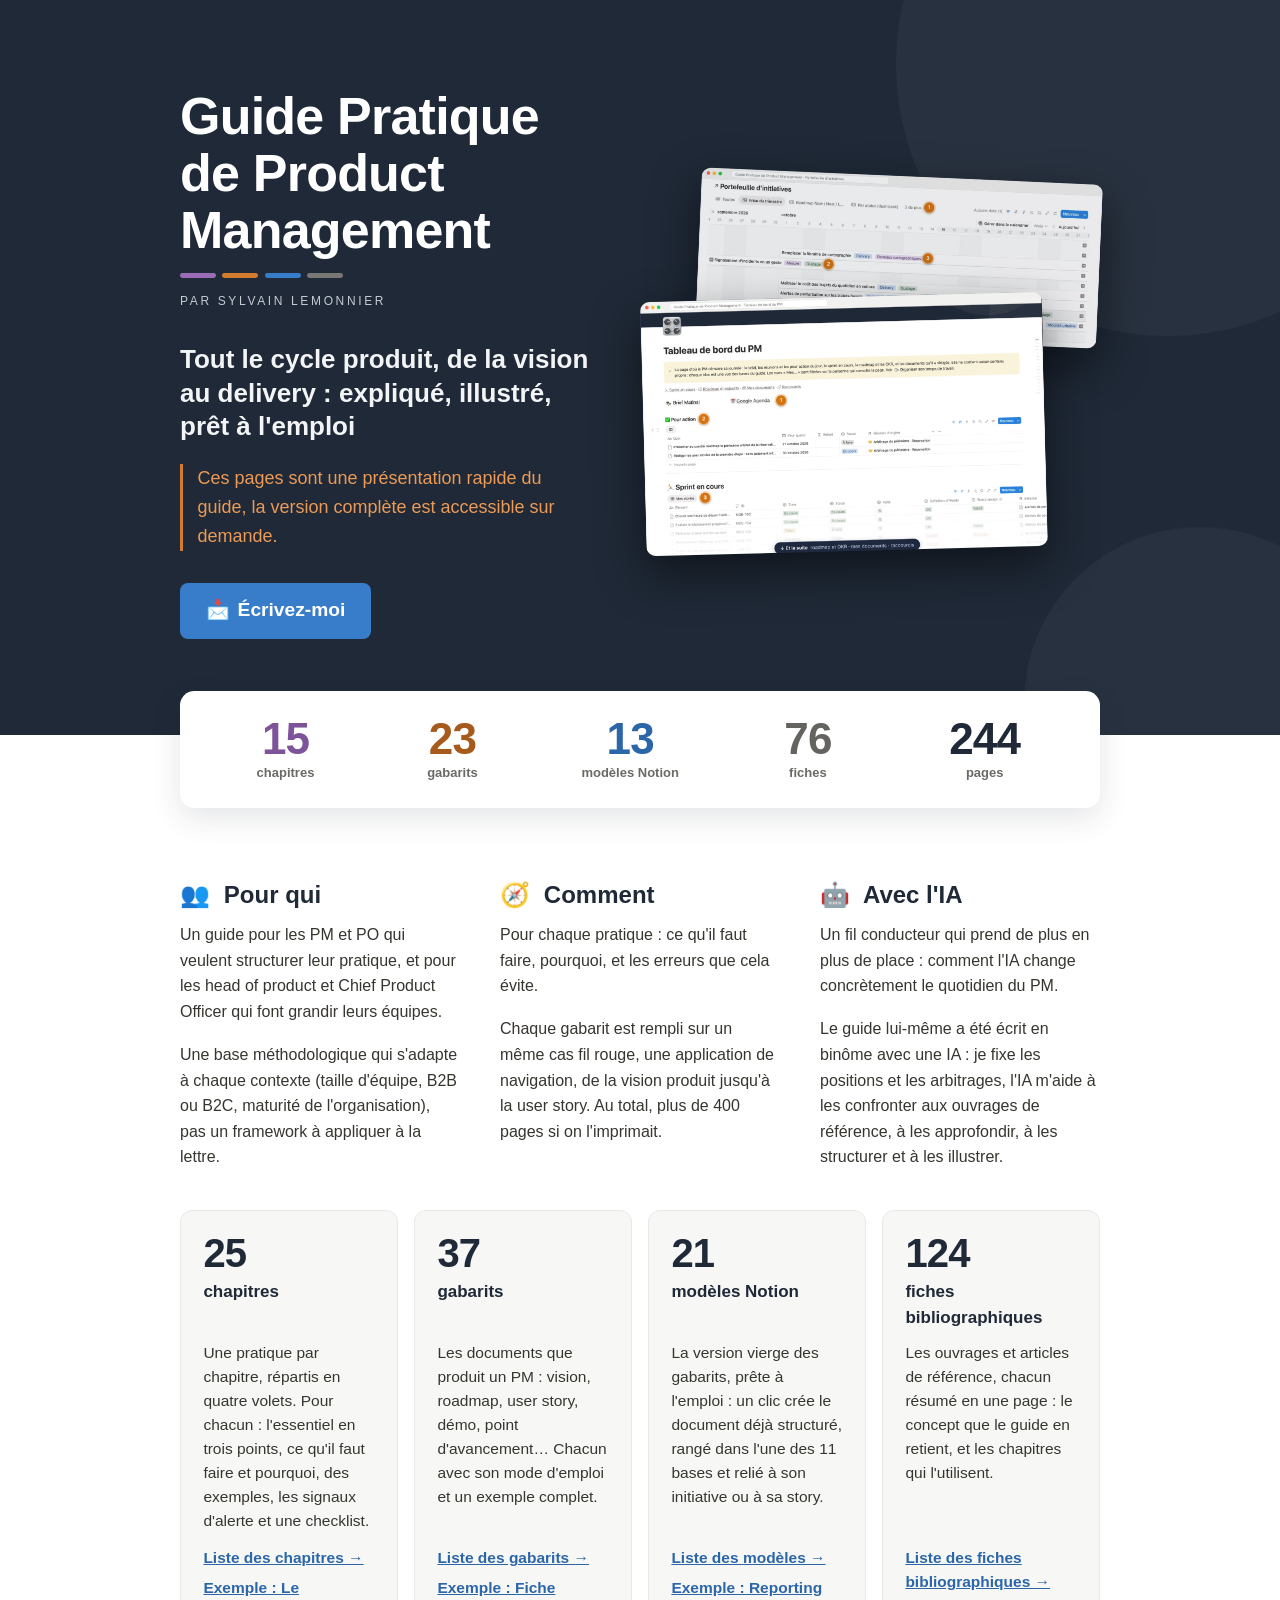
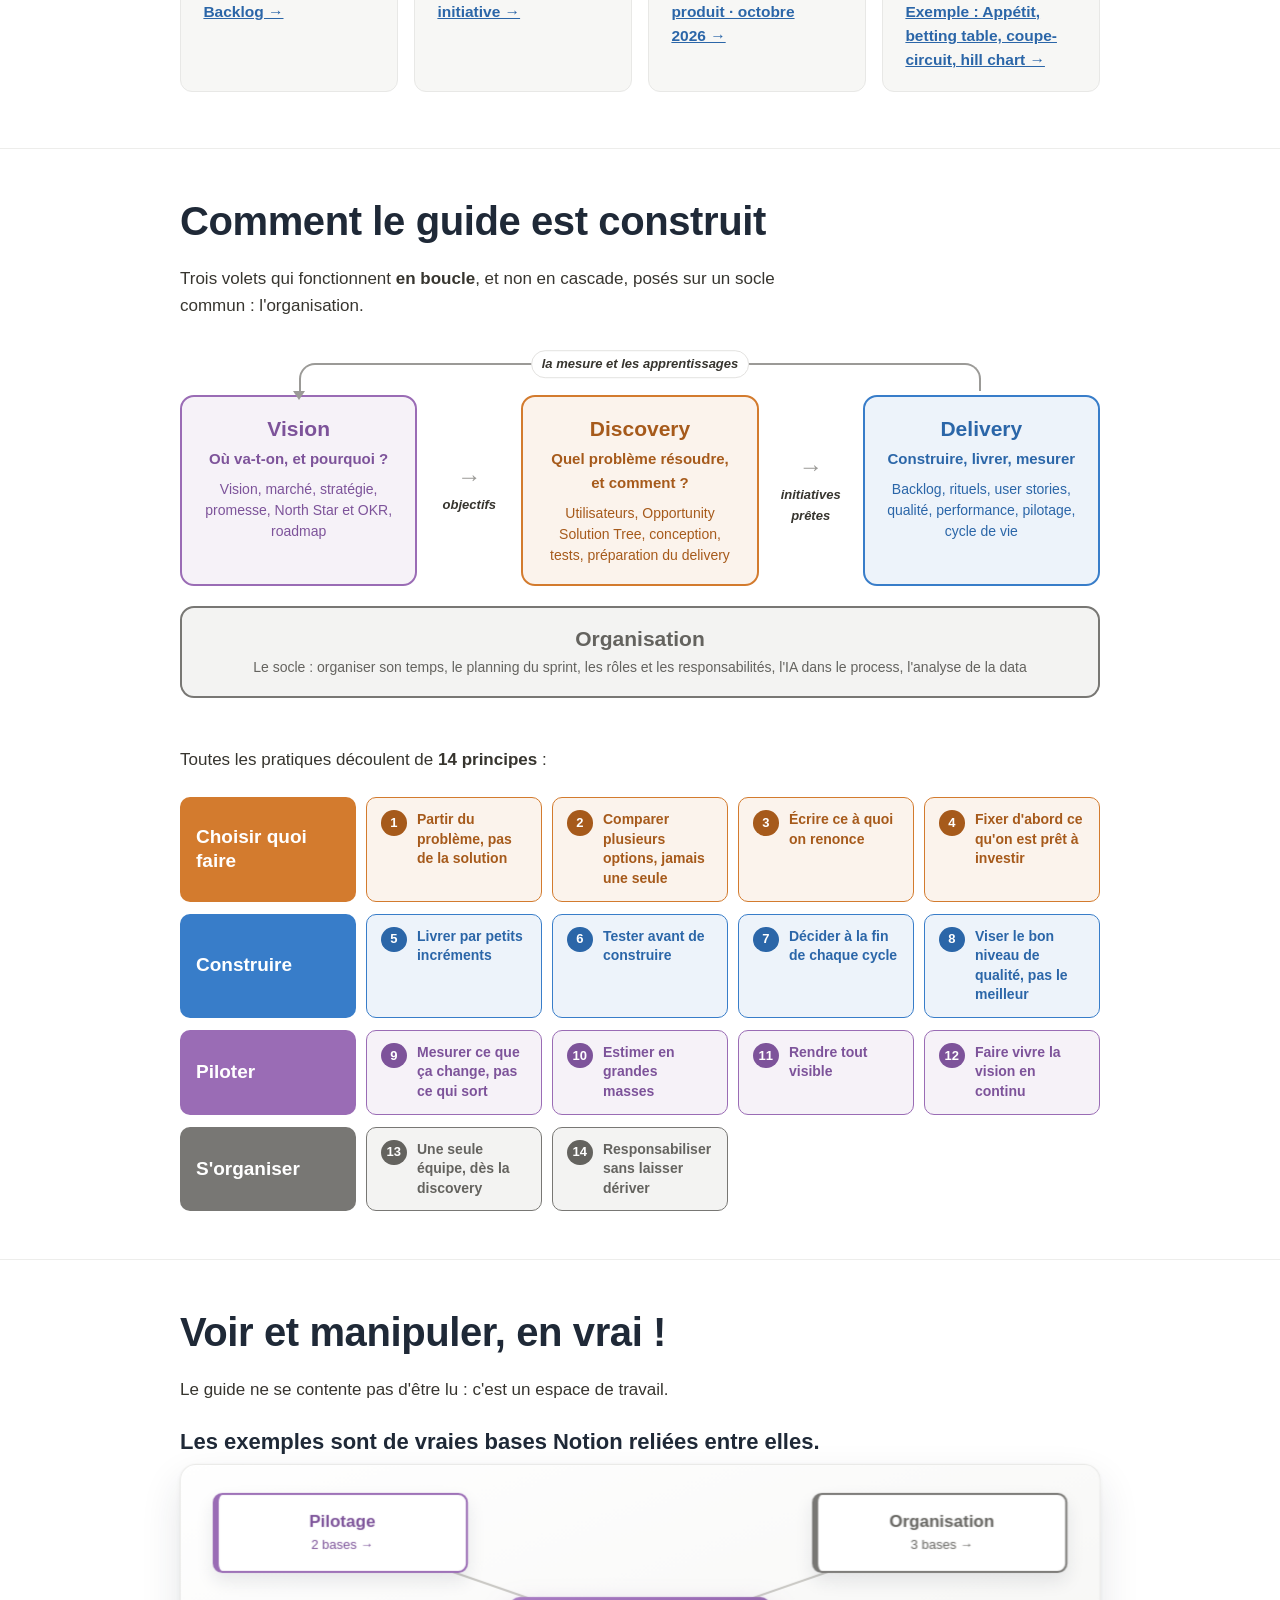
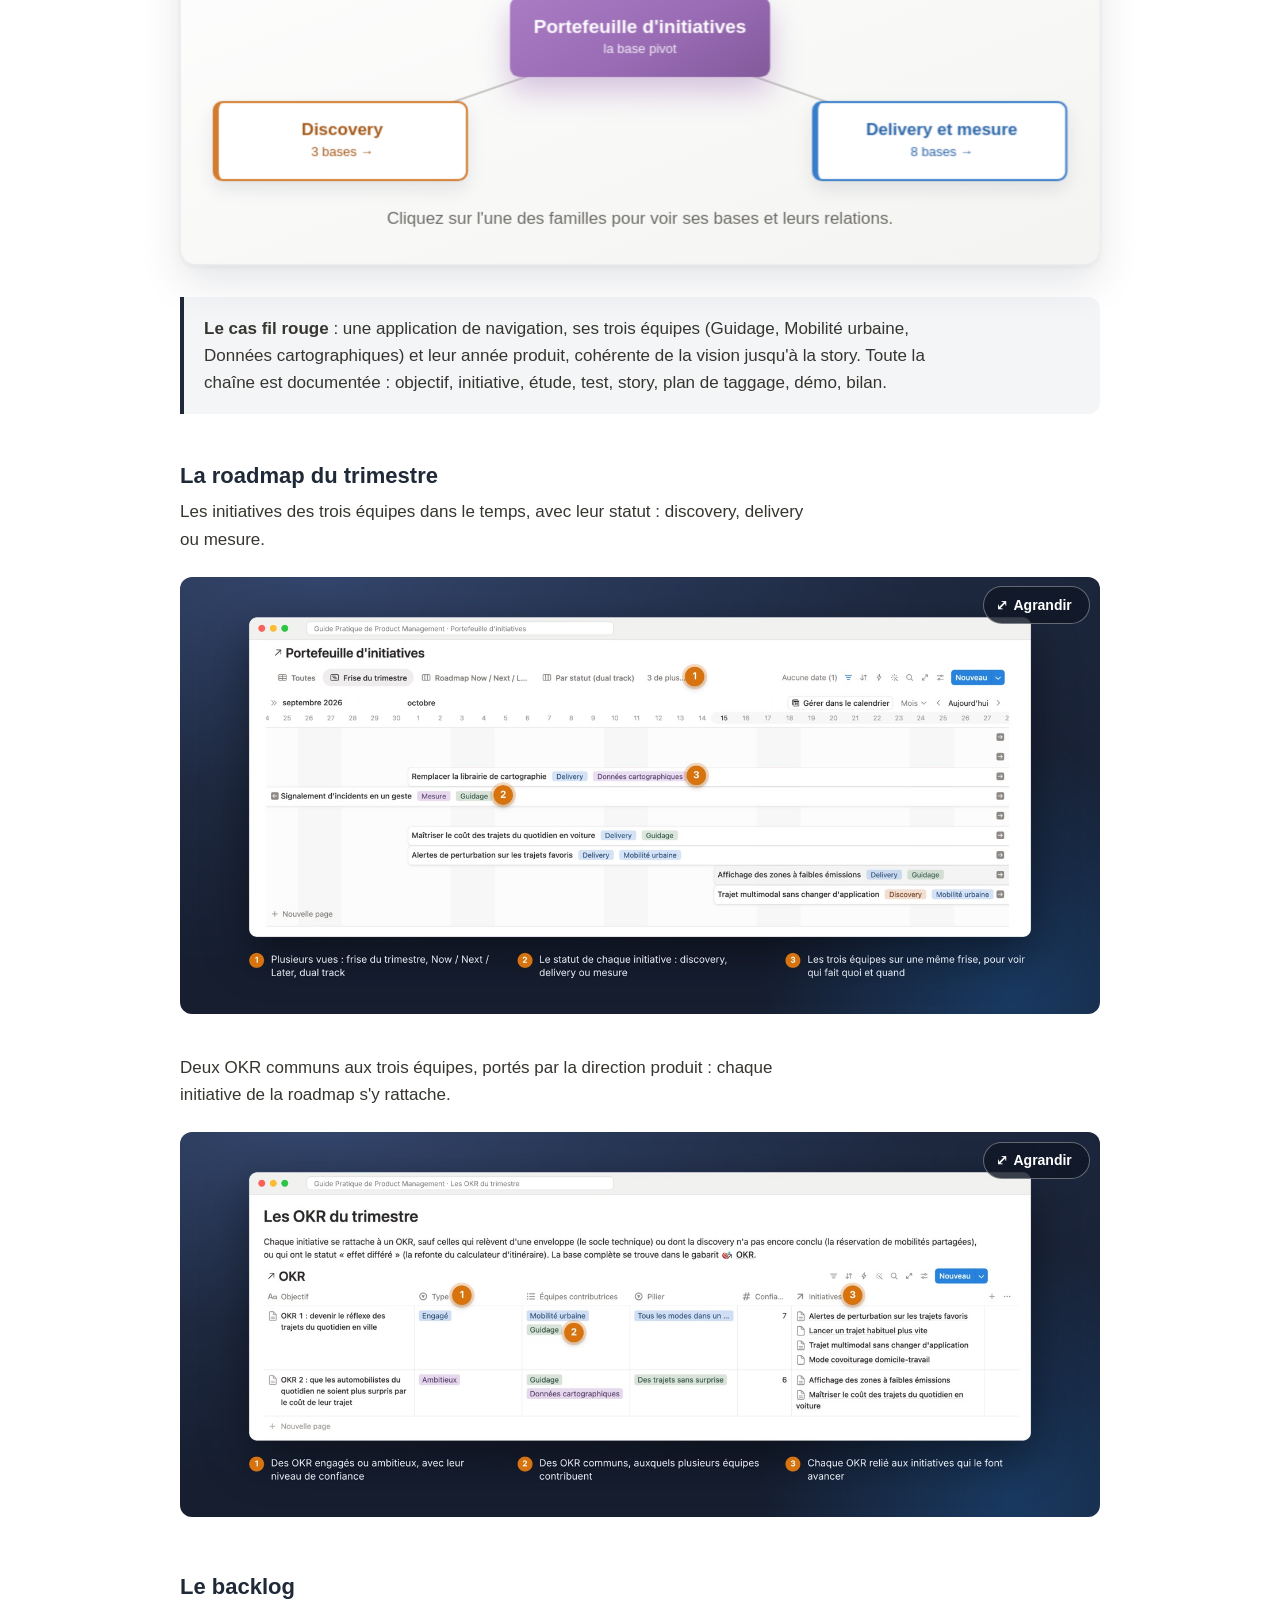
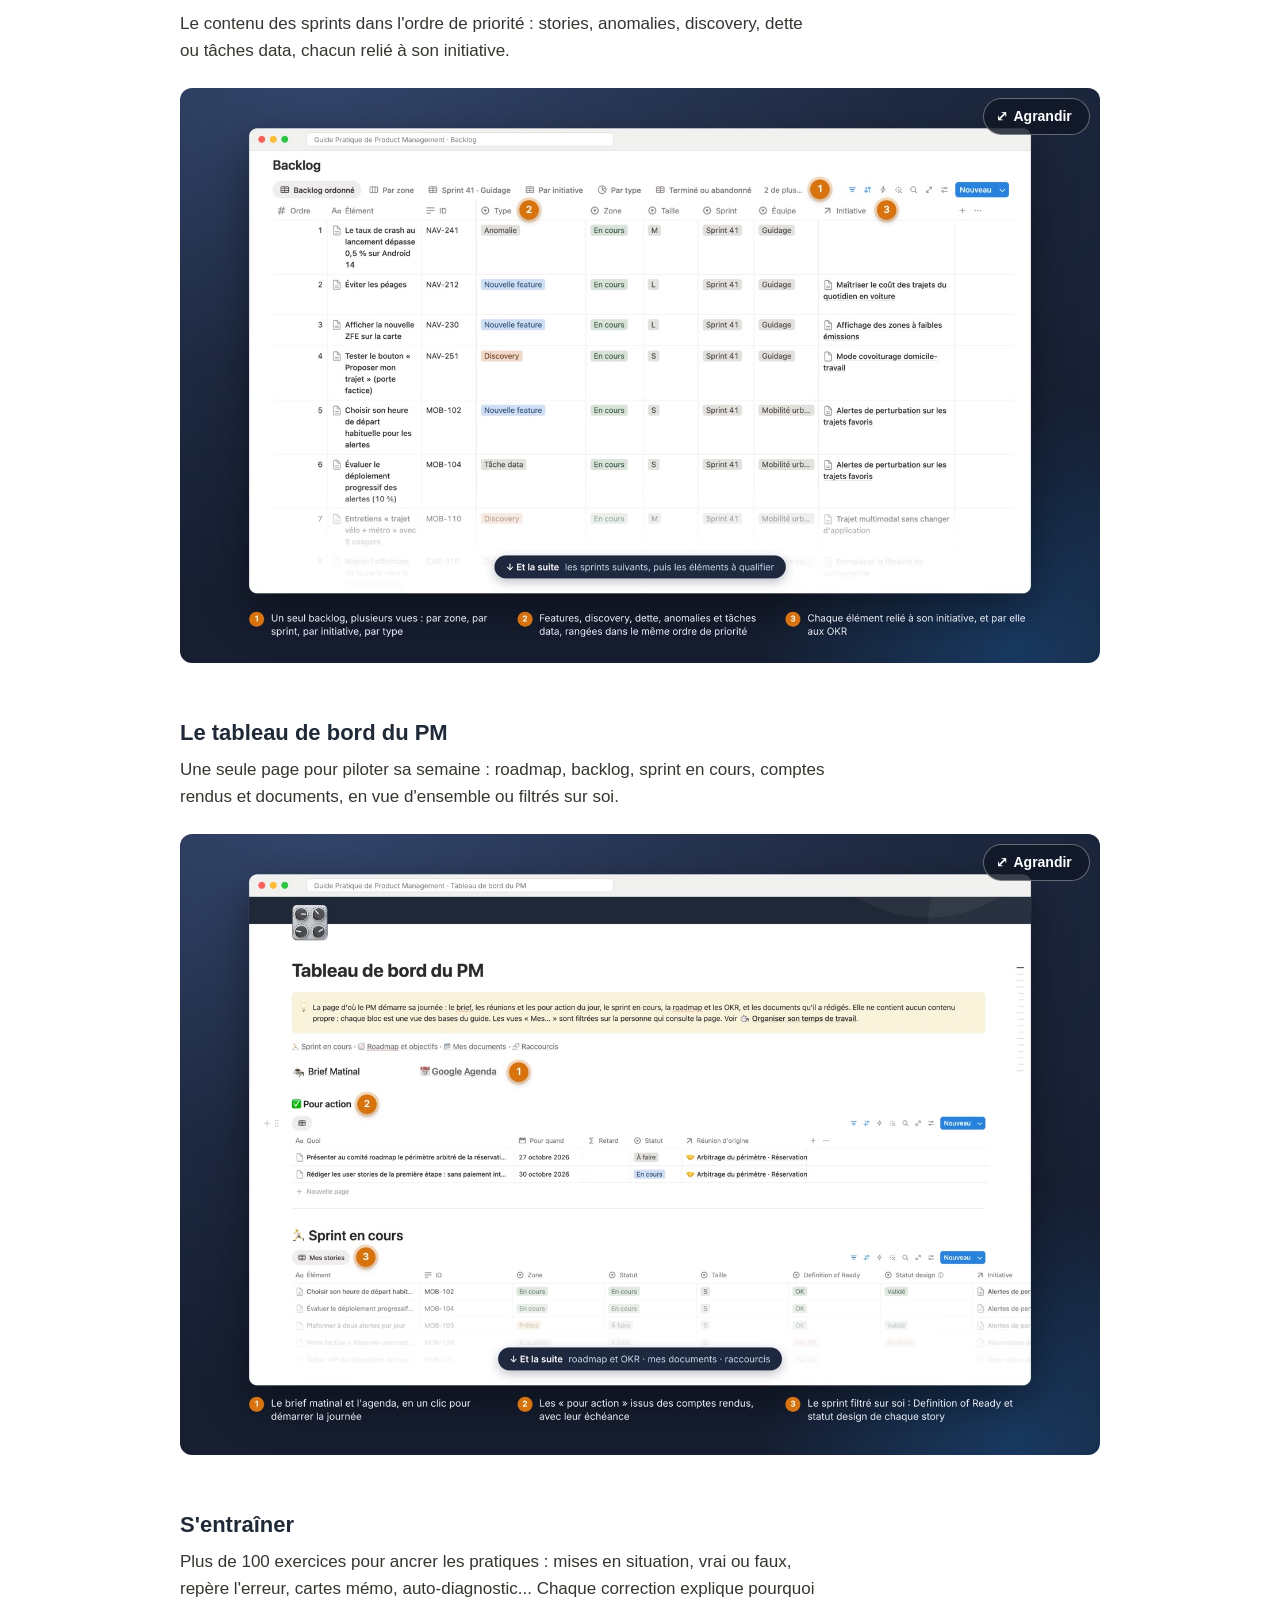
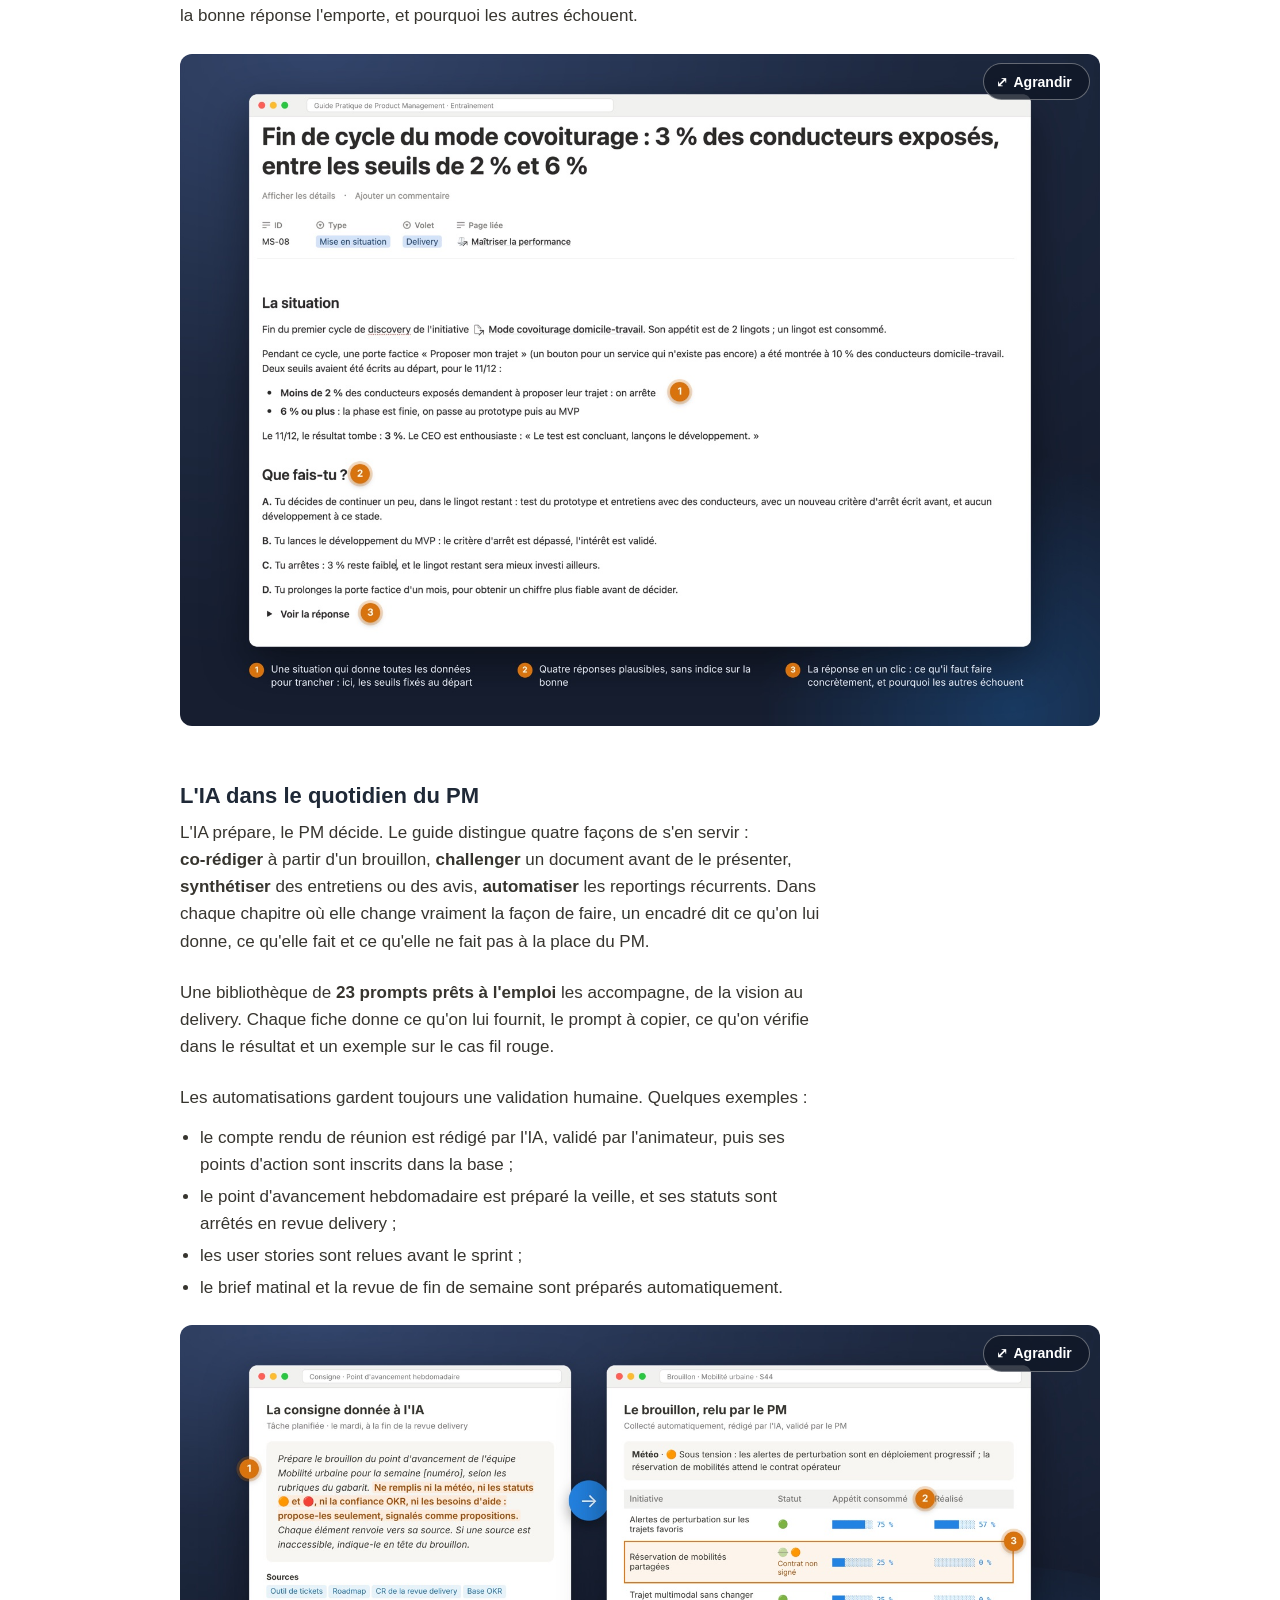
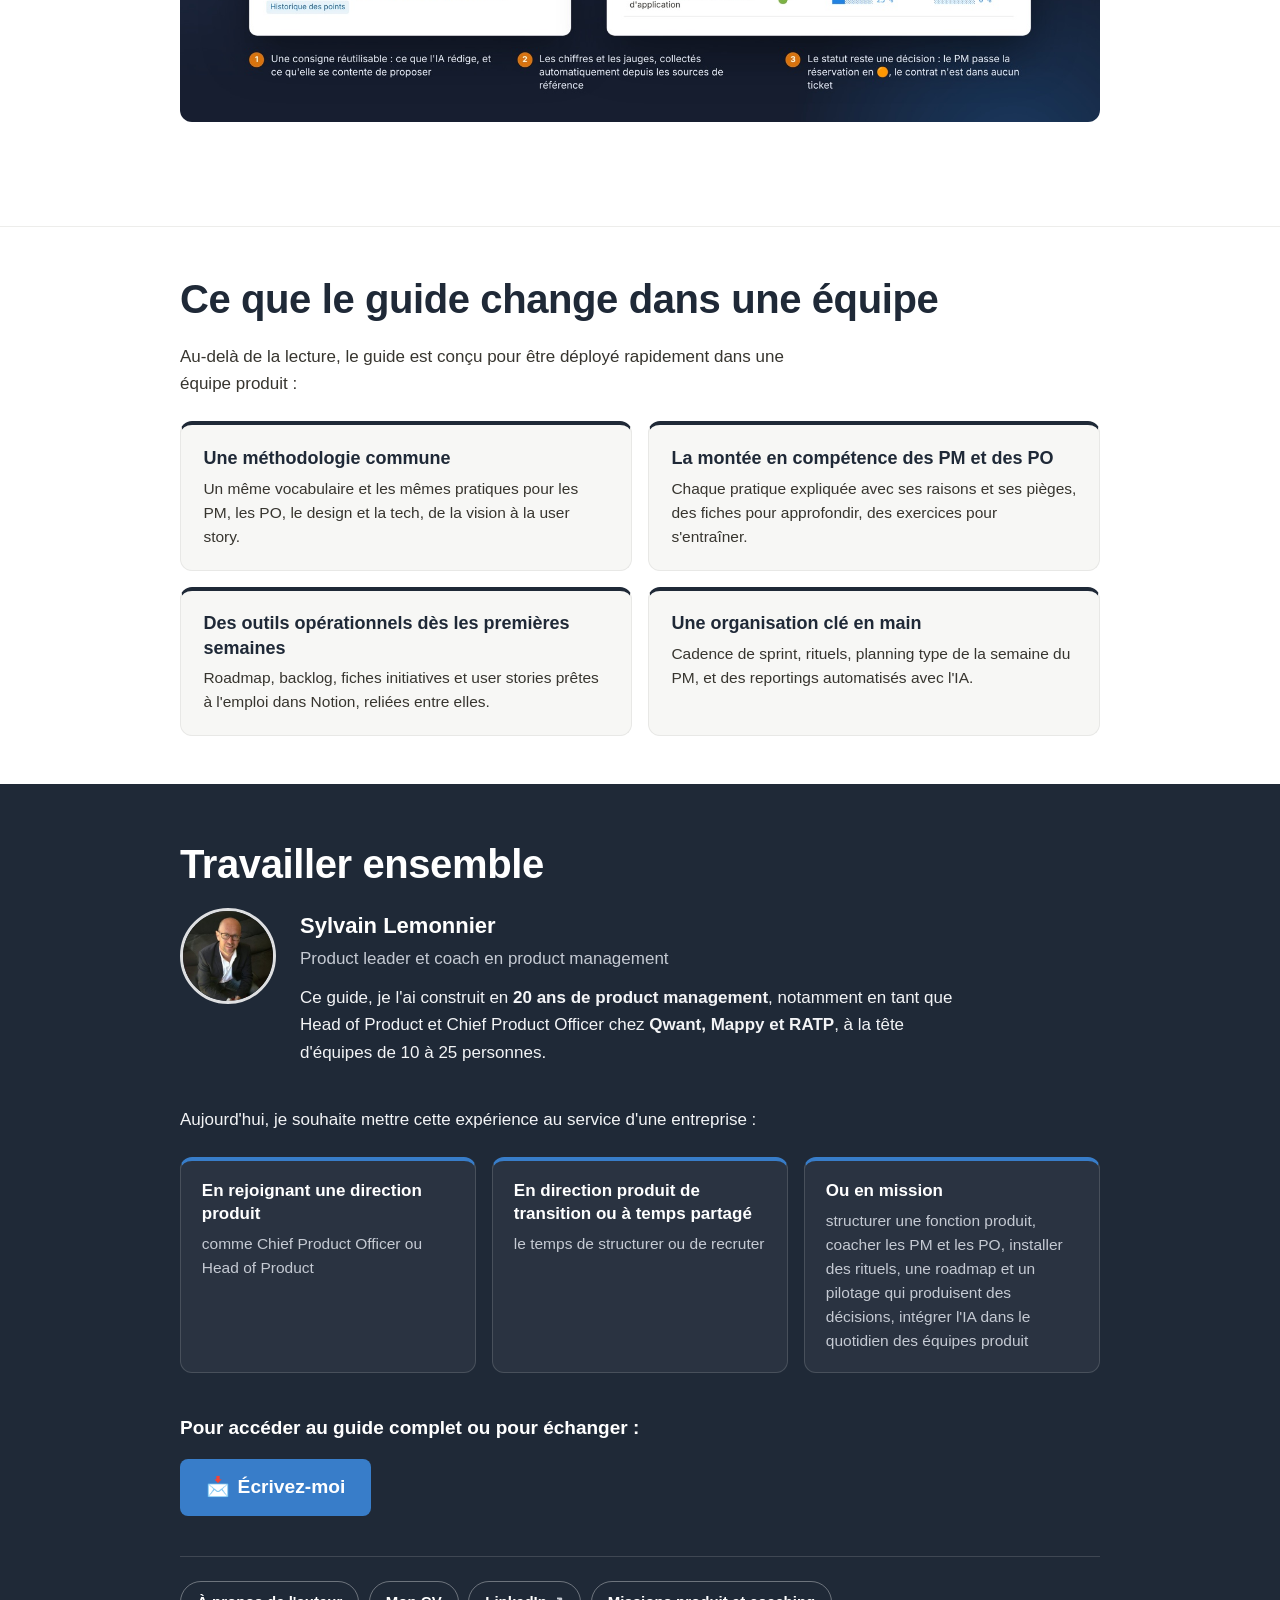
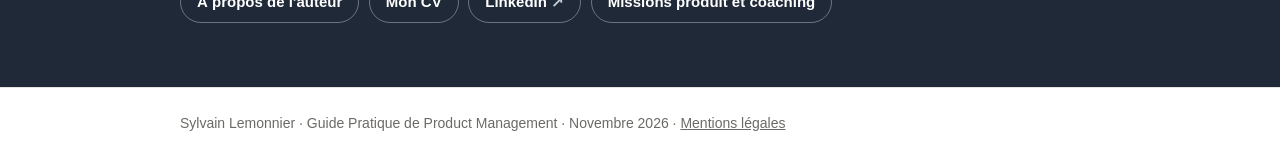
<file: index.html>
<!doctype html>
<html lang="fr">
<head>
  <meta charset="utf-8">
  <meta name="viewport" content="width=device-width, initial-scale=1">

  <title>Guide Pratique de Product Management · Sylvain Lemonnier</title>
  <meta name="description" content="Tout le cycle produit, de la vision au delivery&nbsp;: expliqué, illustré, prêt à l'emploi. Un guide pour les PM et PO qui veulent structurer leur pratique, et pour les head of product et Chief Product Officer qui font grandir leurs équipes.">
  <meta name="author" content="Sylvain Lemonnier">
  <link rel="canonical" href="https://sylvain-lemonnier.fr/">

  <!-- Aperçu lors d'un partage (LinkedIn, messageries…) -->
  <meta property="og:type" content="website">
  <meta property="og:locale" content="fr_FR">
  <meta property="og:site_name" content="Guide Pratique de Product Management">
  <meta property="og:title" content="Guide Pratique de Product Management · Sylvain Lemonnier">
  <meta property="og:description" content="Tout le cycle produit, de la vision au delivery&nbsp;: expliqué, illustré, prêt à l'emploi.">
  <meta property="og:url" content="https://sylvain-lemonnier.fr/">
  <meta property="og:image" content="https://sylvain-lemonnier.fr/images/apercu-linkedin.jpg">
  <meta property="og:image:width" content="1200">
  <meta property="og:image:height" content="627">
  <meta property="og:image:alt" content="Guide Pratique de Product Management, par Sylvain Lemonnier">
  <meta name="twitter:card" content="summary_large_image">

  <link rel="icon" href="favicon.svg" type="image/svg+xml">
  <link rel="apple-touch-icon" href="apple-touch-icon.png">
  <link rel="stylesheet" href="css/style.css">
</head>
<body>

  <a class="lien-evitement" href="#contenu">Aller au contenu</a>

  <!-- Barre fixe : apparaît quand le grand titre sort de l'écran (js/animations.js) -->
  <div class="barre" aria-hidden="true" inert>
    <div class="conteneur barre__contenu">
      <a class="barre__titre" href="#">Guide Pratique de Product Management</a>
      <a class="bouton bouton--petit" href="/contact/">
        <span aria-hidden="true">📩</span> Écrivez-moi
      </a>
    </div>
  </div>

  <!-- 1. Accroche -->
  <header class="hero">
    <div class="conteneur hero__grille">
      <div class="hero__texte">
      <h1 class="hero__marque">Guide Pratique de Product Management</h1>
      <div class="hero__volets" aria-hidden="true">
        <span class="volet volet--vision"></span>
        <span class="volet volet--discovery"></span>
        <span class="volet volet--delivery"></span>
        <span class="volet volet--organisation"></span>
      </div>
      <p class="hero__auteur">Par Sylvain Lemonnier</p>

      <p class="hero__titre">Tout le cycle produit, de la vision au delivery&nbsp;: expliqué, illustré, prêt à l'emploi</p>

      <p class="hero__bandeau">Ces pages sont une présentation rapide du guide, la version complète est accessible sur demande.</p>

      <a class="bouton" href="/contact/">
        <span aria-hidden="true">📩</span> Écrivez-moi
      </a>
      </div>

      <!-- Vitrine décorative : deux captures du guide, reprises plus bas avec leur légende -->
      <div class="hero__vitrine" aria-hidden="true">
        <div class="hero__capture hero__capture--fond"><img src="images/captures/roadmap-1600.jpg" width="1600" height="760" alt=""></div>
        <div class="hero__capture hero__capture--avant"><img src="images/captures/tableau-de-bord-pm-1600.jpg" width="1600" height="1080" alt=""></div>
      </div>
    </div>
  </header>

  <main id="contenu" tabindex="-1">

    <!-- 2. Le guide en chiffres, d'un coup d'œil -->
    <section class="reperes" aria-label="Le guide en chiffres">
      <div class="conteneur">
        <ul class="reperes__liste">
          <li class="reperes__item reperes__item--vision"><span class="reperes__nombre">25</span> chapitres</li>
          <li class="reperes__item reperes__item--discovery"><span class="reperes__nombre">37</span> gabarits</li>
          <li class="reperes__item reperes__item--delivery"><span class="reperes__nombre">21</span> modèles Notion</li>
          <li class="reperes__item reperes__item--organisation"><span class="reperes__nombre">124</span> fiches</li>
          <li class="reperes__item"><span class="reperes__nombre">400+</span> pages</li>
        </ul>
      </div>
    </section>

    <!-- 3. Introduction, en trois blocs -->
    <section class="intro" aria-label="Présentation du guide">
      <div class="conteneur">
        <div class="intro__blocs">
          <div class="intro__bloc">
            <h2 class="intro__titre"><span aria-hidden="true">👥</span> Pour qui</h2>
            <p>Un guide pour les PM et PO qui veulent structurer leur pratique, et pour les head of product et Chief Product Officer qui font grandir leurs équipes.</p>
            <p>Une base méthodologique qui s'adapte à chaque contexte (taille d'équipe, B2B ou B2C, maturité de l'organisation), pas un framework à appliquer à la lettre.</p>
          </div>
          <div class="intro__bloc">
            <h2 class="intro__titre"><span aria-hidden="true">🧭</span> Comment</h2>
            <p>Pour chaque pratique&nbsp;: ce qu'il faut faire, pourquoi, et les erreurs que cela évite.</p>
            <p>Chaque gabarit est rempli sur un même cas fil rouge, une application de navigation, de la vision produit jusqu'à la user story. Au total, plus de 400 pages si on l'imprimait.</p>
          </div>
          <div class="intro__bloc">
            <h2 class="intro__titre"><span aria-hidden="true">🤖</span> Avec l'IA</h2>
            <p>Un fil conducteur qui prend de plus en plus de place&nbsp;: comment l'IA change concrètement le quotidien du PM.</p>
            <p>Le guide lui-même a été écrit en binôme avec une IA&nbsp;: je fixe les positions et les arbitrages, l'IA m'aide à les confronter aux ouvrages de référence, à les approfondir, à les structurer et à les illustrer.</p>
          </div>
        </div>
      </div>
    </section>

    <!-- 4. Chiffres clés détaillés -->
    <section class="chiffres" aria-label="Le contenu du guide">
      <div class="conteneur">
        <ul class="chiffres__liste">
          <li class="carte-chiffre">
            <p class="carte-chiffre__titre"><span class="carte-chiffre__nombre">25</span> chapitres</p>
            <p>Une pratique par chapitre, répartis en quatre volets. Pour chacun&nbsp;: l'essentiel en trois points, ce qu'il faut faire et pourquoi, des exemples, les signaux d'alerte et une checklist.</p>
            <div class="carte-chiffre__liens">
              <p class="carte-chiffre__lien"><a href="/chapitres/">Liste des chapitres&nbsp;→</a></p>
              <p class="carte-chiffre__exemple"><a href="/exemples/backlog/">Exemple&nbsp;: Le Backlog&nbsp;→</a></p>
            </div>
          </li>
          <li class="carte-chiffre">
            <p class="carte-chiffre__titre"><span class="carte-chiffre__nombre">37</span> gabarits</p>
            <p>Les documents que produit un PM&nbsp;: vision, roadmap, user story, démo, point d'avancement… Chacun avec son mode d'emploi et un exemple complet.</p>
            <div class="carte-chiffre__liens">
              <p class="carte-chiffre__lien"><a href="/gabarits/">Liste des gabarits&nbsp;→</a></p>
              <p class="carte-chiffre__exemple"><a href="/exemples/fiche-initiative/">Exemple&nbsp;: Fiche initiative&nbsp;→</a></p>
            </div>
          </li>
          <li class="carte-chiffre">
            <p class="carte-chiffre__titre"><span class="carte-chiffre__nombre">21</span> modèles Notion</p>
            <p>La version vierge des gabarits, prête à l'emploi&nbsp;: un clic crée le document déjà structuré, rangé dans l'une des 11 bases et relié à son initiative ou à sa story.</p>
            <div class="carte-chiffre__liens">
              <p class="carte-chiffre__lien"><a href="/modeles/">Liste des modèles&nbsp;→</a></p>
              <p class="carte-chiffre__exemple"><a href="/exemples/reporting-produit/">Exemple&nbsp;: Reporting produit · octobre 2026&nbsp;→</a></p>
            </div>
          </li>
          <li class="carte-chiffre">
            <p class="carte-chiffre__titre"><span class="carte-chiffre__nombre">124</span> fiches bibliographiques</p>
            <p>Les ouvrages et articles de référence, chacun résumé en une page&nbsp;: le concept que le guide en retient, et les chapitres qui l'utilisent.</p>
            <div class="carte-chiffre__liens">
              <p class="carte-chiffre__lien"><a href="/fiches/">Liste des fiches bibliographiques&nbsp;→</a></p>
              <p class="carte-chiffre__exemple"><a href="/exemples/shape-up/">Exemple&nbsp;: Appétit, betting table, coupe-circuit, hill chart&nbsp;→</a></p>
            </div>
          </li>
        </ul>
      </div>
    </section>

    <!-- 4. Comment le guide est construit -->
    <section class="section" aria-labelledby="titre-construction">
      <div class="conteneur">
        <h2 id="titre-construction" class="section__titre">Comment le guide est construit</h2>

        <p class="section__texte">Trois volets qui fonctionnent <strong>en boucle</strong>, et non en cascade, posés sur un socle commun&nbsp;: l'organisation.</p>

        <!-- Schéma 1 : la structure du guide -->
        <div class="structure">
          <div class="structure__volets">
            <div class="structure__retour"><span>la mesure et les apprentissages</span></div>

            <div class="carte-volet carte-volet--vision">
              <h3 class="carte-volet__nom">Vision</h3>
              <p class="carte-volet__question">Où va-t-on, et pourquoi&nbsp;?</p>
              <p class="carte-volet__contenu">Vision, marché, stratégie, promesse, North Star et OKR, roadmap</p>
            </div>

            <div class="liaison"><span class="liaison__fleche" aria-hidden="true"></span><span class="liaison__texte">objectifs</span></div>

            <div class="carte-volet carte-volet--discovery">
              <h3 class="carte-volet__nom">Discovery</h3>
              <p class="carte-volet__question">Quel problème résoudre, et comment&nbsp;?</p>
              <p class="carte-volet__contenu">Utilisateurs, Opportunity Solution Tree, conception, tests, préparation du delivery</p>
            </div>

            <div class="liaison"><span class="liaison__fleche" aria-hidden="true"></span><span class="liaison__texte">initiatives prêtes</span></div>

            <div class="carte-volet carte-volet--delivery">
              <h3 class="carte-volet__nom">Delivery</h3>
              <p class="carte-volet__question">Construire, livrer, mesurer</p>
              <p class="carte-volet__contenu">Backlog, rituels, user stories, qualité, performance, pilotage, cycle de vie</p>
            </div>
          </div>

          <div class="carte-volet carte-volet--organisation carte-volet--socle">
            <h3 class="carte-volet__nom">Organisation</h3>
            <p class="carte-volet__contenu">Le socle&nbsp;: organiser son temps, le planning du sprint, les rôles et les responsabilités, l'IA dans le process, l'analyse de la data</p>
          </div>
        </div>

        <p class="section__texte">Toutes les pratiques découlent de <strong>14 principes</strong>&nbsp;:</p>

        <!-- Schéma 2 : les 14 principes -->
        <div class="principes">
          <div class="famille famille--discovery">
            <h3 class="famille__nom">Choisir quoi faire</h3>
            <ul class="famille__liste">
              <li><span class="pastille">1</span>Partir du problème, pas de la solution</li>
              <li><span class="pastille">2</span>Comparer plusieurs options, jamais une seule</li>
              <li><span class="pastille">3</span>Écrire ce à quoi on renonce</li>
              <li><span class="pastille">4</span>Fixer d'abord ce qu'on est prêt à investir</li>
            </ul>
          </div>
          <div class="famille famille--delivery">
            <h3 class="famille__nom">Construire</h3>
            <ul class="famille__liste">
              <li><span class="pastille">5</span>Livrer par petits incréments</li>
              <li><span class="pastille">6</span>Tester avant de construire</li>
              <li><span class="pastille">7</span>Décider à la fin de chaque cycle</li>
              <li><span class="pastille">8</span>Viser le bon niveau de qualité, pas le meilleur</li>
            </ul>
          </div>
          <div class="famille famille--vision">
            <h3 class="famille__nom">Piloter</h3>
            <ul class="famille__liste">
              <li><span class="pastille">9</span>Mesurer ce que ça change, pas ce qui sort</li>
              <li><span class="pastille">10</span>Estimer en grandes masses</li>
              <li><span class="pastille">11</span>Rendre tout visible</li>
              <li><span class="pastille">12</span>Faire vivre la vision en continu</li>
            </ul>
          </div>
          <div class="famille famille--organisation">
            <h3 class="famille__nom">S'organiser</h3>
            <ul class="famille__liste">
              <li><span class="pastille">13</span>Une seule équipe, dès la discovery</li>
              <li><span class="pastille">14</span>Responsabiliser sans laisser dériver</li>
            </ul>
          </div>
        </div>
      </div>
    </section>

    <!-- 5. Voir et manipuler, en vrai ! -->
    <section class="section" aria-labelledby="titre-manipuler">
      <div class="conteneur">
        <h2 id="titre-manipuler" class="section__titre">Voir et manipuler, en vrai&nbsp;!</h2>

        <p class="section__texte">Le guide ne se contente pas d'être lu&nbsp;: c'est un espace de travail.</p>

        <!-- Schéma interactif des bases Notion.
             Une carte à deux faces : l'étoile au recto, le schéma d'une famille au verso.
             js/bases.js retourne la carte et trace les liens. -->
        <div class="bases">
          <h3 class="exemple__titre">Les exemples sont de vraies bases Notion reliées entre elles.</h3>

          <div class="bases__scene">
            <div class="bases__carte">

              <!-- Recto : les quatre familles autour du pivot -->
              <div class="bases__face bases__face--recto">
                <div class="bases__etoile">
                  <svg class="bases__liens" aria-hidden="true" focusable="false"></svg>

                  <button type="button" class="bases__famille bases__famille--pilotage" data-famille="pilotage">
                    <span class="bases__nom">Pilotage</span>
                    <span class="bases__nombre">2 bases</span>
                  </button>
                  <button type="button" class="bases__famille bases__famille--organisation" data-famille="organisation">
                    <span class="bases__nom">Organisation</span>
                    <span class="bases__nombre">3 bases</span>
                  </button>

                  <div class="bases__pivot">
                    <strong>Portefeuille d'initiatives</strong>
                    <span>la base pivot</span>
                  </div>

                  <button type="button" class="bases__famille bases__famille--discovery" data-famille="discovery">
                    <span class="bases__nom">Discovery</span>
                    <span class="bases__nombre">3 bases</span>
                  </button>
                  <button type="button" class="bases__famille bases__famille--delivery" data-famille="delivery">
                    <span class="bases__nom">Delivery et mesure</span>
                    <span class="bases__nombre">8 bases</span>
                  </button>
                </div>
                <p class="bases__aide">Cliquez sur l'une des familles pour voir ses bases et leurs relations.</p>
              </div>

              <!-- Verso : le schéma de la famille choisie.
                   Les relations sont aussi écrites en toutes lettres pour les lecteurs d'écran. -->
              <div class="bases__face bases__face--verso">
                <div class="bases__entete">
                  <button type="button" class="bases__retour"><span aria-hidden="true">←</span> Retour<span class="visuellement-cache"> à toutes les familles</span></button>
                </div>

                <div class="bases__vue bases__famille--pilotage" data-famille="pilotage">
                  <p class="bases__titre-vue">Pilotage</p>
                  <div class="bases__graphe" aria-hidden="true">
                    <svg class="bases__liens"></svg>
                    <span class="noeud noeud--pivot" data-id="pivot" style="grid-area: 1 / 2">Portefeuille d'initiatives</span>
                    <span class="noeud" data-id="okr" style="grid-area: 2 / 2">OKR</span>
                    <span class="noeud" data-id="rc" style="grid-area: 3 / 2">Résultats clés</span>
                  </div>
                  <ul class="bases__aretes">
                    <li data-de="okr" data-vers="pivot">OKR, reliés au portefeuille d'initiatives (propriété « OKR »)</li>
                    <li data-de="rc" data-vers="okr">Résultats clés, reliés aux OKR (propriété « Objectif »)</li>
                  </ul>
                </div>

                <div class="bases__vue bases__famille--organisation" data-famille="organisation">
                  <p class="bases__titre-vue">Organisation</p>
                  <div class="bases__graphe" aria-hidden="true">
                    <svg class="bases__liens"></svg>
                    <span class="noeud noeud--pivot" data-id="pivot" style="grid-area: 1 / 2">Portefeuille d'initiatives</span>
                    <span class="noeud" data-id="pa" style="grid-area: 2 / 1">Points d'avancement</span>
                    <span class="noeud" data-id="reu" style="grid-area: 2 / 2">Réunions</span>
                    <span class="noeud" data-id="act" style="grid-area: 2 / 3">Pour action</span>
                  </div>
                  <ul class="bases__aretes">
                    <li data-de="pa" data-vers="pivot">Points d'avancement, reliés au portefeuille d'initiatives (propriété « Initiatives »)</li>
                    <li data-de="reu" data-vers="pivot">Réunions, reliées au portefeuille d'initiatives (propriété « Initiatives »)</li>
                    <li data-de="act" data-vers="reu">Pour action, relié aux réunions (propriété « Réunion d'origine »)</li>
                  </ul>
                </div>

                <div class="bases__vue bases__famille--discovery" data-famille="discovery">
                  <p class="bases__titre-vue">Discovery</p>
                  <div class="bases__graphe" aria-hidden="true">
                    <svg class="bases__liens"></svg>
                    <span class="noeud noeud--pivot" data-id="pivot" style="grid-area: 1 / 2">Portefeuille d'initiatives</span>
                    <span class="noeud" data-id="tests" style="grid-area: 2 / 1">Tests</span>
                    <span class="noeud" data-id="etudes" style="grid-area: 2 / 3">Études</span>
                    <span class="noeud" data-id="ens" style="grid-area: 3 / 1 / 4 / 4">Enseignements</span>
                  </div>
                  <ul class="bases__aretes">
                    <li data-de="tests" data-vers="pivot">Tests, reliés au portefeuille d'initiatives (propriété « Initiative »)</li>
                    <li data-de="etudes" data-vers="pivot">Études, reliées au portefeuille d'initiatives (propriété « Initiatives »)</li>
                    <li data-de="ens" data-vers="pivot">Enseignements, reliés au portefeuille d'initiatives (propriété « Initiatives »)</li>
                    <li data-de="ens" data-vers="etudes">Enseignements, reliés aux études (propriété « Études »)</li>
                  </ul>
                </div>

                <div class="bases__vue bases__famille--delivery" data-famille="delivery">
                  <p class="bases__titre-vue">Delivery et mesure</p>
                  <div class="bases__graphe" aria-hidden="true">
                    <svg class="bases__liens"></svg>
                    <span class="noeud noeud--pivot" data-id="pivot" style="grid-area: 1 / 1">Portefeuille d'initiatives</span>
                    <span class="noeud" data-id="dor" style="grid-area: 1 / 2">Checklist DoR</span>
                    <span class="noeud" data-id="dod" style="grid-area: 1 / 3">Checklist DoD</span>
                    <span class="noeud" data-id="plans" style="grid-area: 2 / 1">Plans de taggage</span>
                    <span class="noeud noeud--centre" data-id="backlog" style="grid-area: 2 / 2">Backlog</span>
                    <span class="noeud" data-id="rel" style="grid-area: 2 / 3">Releases</span>
                    <span class="noeud" data-id="dico" style="grid-area: 3 / 1">Dictionnaire des métriques</span>
                    <span class="noeud" data-id="evt" style="grid-area: 3 / 2">Événements</span>
                    <span class="noeud" data-id="inv" style="grid-area: 3 / 3">Inventaire des features</span>
                  </div>
                  <ul class="bases__aretes">
                    <li data-de="backlog" data-vers="pivot">Backlog, relié au portefeuille d'initiatives (propriété « Initiative »)</li>
                    <li data-de="plans" data-vers="pivot">Plans de taggage, reliés au portefeuille d'initiatives (propriété « Initiative »)</li>
                    <li data-de="backlog" data-vers="dor">Backlog, relié à la checklist DoR (propriété « Checklist DoR »)</li>
                    <li data-de="backlog" data-vers="dod">Backlog, relié à la checklist DoD (propriété « Checklist DoD »)</li>
                    <li data-de="backlog" data-vers="rel">Backlog, relié aux releases (propriété « Release »)</li>
                    <li data-de="inv" data-vers="rel">Inventaire des features, relié aux releases (propriété « Release de lancement »)</li>
                    <li data-de="backlog" data-vers="plans">Backlog, relié aux plans de taggage (propriété « Plan de taggage »)</li>
                    <li data-de="backlog" data-vers="evt">Backlog, relié aux événements (propriété « Événements »)</li>
                    <li data-de="plans" data-vers="evt">Plans de taggage, reliés aux événements (propriété « Événements »)</li>
                    <li data-de="plans" data-vers="dico">Plans de taggage, reliés au dictionnaire des métriques (propriété « Métriques »)</li>
                  </ul>
                </div>

                <p class="bases__legende">Chaque trait est une relation entre deux bases Notion.</p>
              </div>

            </div>
          </div>
        </div>

        <aside class="encadre">
          <p><strong>Le cas fil rouge</strong>&nbsp;: une application de navigation, ses trois équipes (Guidage, Mobilité urbaine, Données cartographiques) et leur année produit, cohérente de la vision jusqu'à la story. Toute la chaîne est documentée&nbsp;: objectif, initiative, étude, test, story, plan de taggage, démo, bilan.</p>
        </aside>

        <!-- La roadmap du trimestre -->
        <article class="exemple">
          <h3 class="exemple__titre">La roadmap du trimestre</h3>
          <p class="section__texte">Les initiatives des trois équipes dans le temps, avec leur statut&nbsp;: discovery, delivery ou mesure.</p>

          <figure class="capture">
            <div class="capture__cadre">
              <img src="images/captures/roadmap-1600.jpg" width="1600" height="760" loading="lazy"
                   alt="Capture du portefeuille d'initiatives dans Notion, vue « Frise du trimestre » : les initiatives des trois équipes placées sur une frise de septembre à octobre, chacune avec son statut et son équipe.">
              <button type="button" class="capture__agrandir" data-plein-ecran="images/captures/roadmap-3200.jpg">
                <span aria-hidden="true">⤢</span> Agrandir<span class="visuellement-cache"> la capture de la roadmap</span>
              </button>
            </div>
            <figcaption class="capture__legendes">
              <ol>
                <li><span class="pastille-legende" aria-hidden="true">1</span>Plusieurs vues&nbsp;: frise du trimestre, Now / Next / Later, dual track</li>
                <li><span class="pastille-legende" aria-hidden="true">2</span>Le statut de chaque initiative&nbsp;: discovery, delivery ou mesure</li>
                <li><span class="pastille-legende" aria-hidden="true">3</span>Les trois équipes sur une même frise, pour voir qui fait quoi et quand</li>
              </ol>
            </figcaption>
          </figure>

          <p class="section__texte exemple__suite">Deux OKR communs aux trois équipes, portés par la direction produit&nbsp;: chaque initiative de la roadmap s'y rattache.</p>

          <figure class="capture">
            <div class="capture__cadre">
              <img src="images/captures/okr-1600.jpg" width="1600" height="670" loading="lazy"
                   alt="Capture de la base OKR dans Notion : les deux OKR du trimestre, avec leur type (engagé ou ambitieux), les équipes contributrices, le pilier, le niveau de confiance et les initiatives qui s'y rattachent.">
              <button type="button" class="capture__agrandir" data-plein-ecran="images/captures/okr-3200.jpg">
                <span aria-hidden="true">⤢</span> Agrandir<span class="visuellement-cache"> la capture des OKR</span>
              </button>
            </div>
            <figcaption class="capture__legendes">
              <ol>
                <li><span class="pastille-legende" aria-hidden="true">1</span>Des OKR engagés ou ambitieux, avec leur niveau de confiance</li>
                <li><span class="pastille-legende" aria-hidden="true">2</span>Des OKR communs, auxquels plusieurs équipes contribuent</li>
                <li><span class="pastille-legende" aria-hidden="true">3</span>Chaque OKR relié aux initiatives qui le font avancer</li>
              </ol>
            </figcaption>
          </figure>
        </article>

        <!-- Le backlog -->
        <article class="exemple">
          <h3 class="exemple__titre">Le backlog</h3>
          <p class="section__texte">Le contenu des sprints dans l'ordre de priorité&nbsp;: stories, anomalies, discovery, dette ou tâches data, chacun relié à son initiative.</p>

          <figure class="capture">
            <div class="capture__cadre">
              <img src="images/captures/backlog-1600.jpg" width="1600" height="1000" loading="lazy"
                   alt="Capture du backlog dans Notion, vue « Backlog ordonné » : les éléments classés par ordre de priorité, avec leur identifiant, leur type, leur zone, leur taille, leur sprint, leur équipe et leur initiative.">
              <button type="button" class="capture__agrandir" data-plein-ecran="images/captures/backlog-3200.jpg">
                <span aria-hidden="true">⤢</span> Agrandir<span class="visuellement-cache"> la capture du backlog</span>
              </button>
            </div>
            <figcaption class="capture__legendes">
              <ol>
                <li><span class="pastille-legende" aria-hidden="true">1</span>Un seul backlog, plusieurs vues&nbsp;: par zone, par sprint, par initiative, par type</li>
                <li><span class="pastille-legende" aria-hidden="true">2</span>Features, discovery, dette, anomalies et tâches data, rangées dans le même ordre de priorité</li>
                <li><span class="pastille-legende" aria-hidden="true">3</span>Chaque élément relié à son initiative, et par elle aux OKR</li>
              </ol>
            </figcaption>
          </figure>
        </article>

        <!-- Le tableau de bord du PM -->
        <article class="exemple">
          <h3 class="exemple__titre">Le tableau de bord du PM</h3>
          <p class="section__texte">Une seule page pour piloter sa semaine&nbsp;: roadmap, backlog, sprint en cours, comptes rendus et documents, en vue d'ensemble ou filtrés sur soi.</p>

          <figure class="capture">
            <div class="capture__cadre">
              <img src="images/captures/tableau-de-bord-pm-1600.jpg" width="1600" height="1080" loading="lazy"
                   alt="Capture du tableau de bord du PM dans Notion : les liens vers le brief matinal et l'agenda, la liste des « pour action » avec leur échéance, et les stories du sprint en cours filtrées sur soi.">
              <button type="button" class="capture__agrandir" data-plein-ecran="images/captures/tableau-de-bord-pm-3200.jpg">
                <span aria-hidden="true">⤢</span> Agrandir<span class="visuellement-cache"> la capture du tableau de bord du PM</span>
              </button>
            </div>
            <figcaption class="capture__legendes">
              <ol>
                <li><span class="pastille-legende" aria-hidden="true">1</span>Le brief matinal et l'agenda, en un clic pour démarrer la journée</li>
                <li><span class="pastille-legende" aria-hidden="true">2</span>Les «&nbsp;pour action&nbsp;» issus des comptes rendus, avec leur échéance</li>
                <li><span class="pastille-legende" aria-hidden="true">3</span>Le sprint filtré sur soi&nbsp;: Definition of Ready et statut design de chaque story</li>
              </ol>
            </figcaption>
          </figure>
        </article>

        <!-- S'entraîner -->
        <article class="exemple">
          <h3 class="exemple__titre">S'entraîner</h3>
          <p class="section__texte">Plus de 100 exercices pour ancrer les pratiques&nbsp;: mises en situation, vrai ou faux, repère l'erreur, cartes mémo, auto-diagnostic... Chaque correction explique pourquoi la bonne réponse l'emporte, et pourquoi les autres échouent.</p>

          <figure class="capture">
            <div class="capture__cadre">
              <img src="images/captures/entrainement-1600.jpg" width="1600" height="1170" loading="lazy"
                   alt="Capture d'un exercice de mise en situation : une situation chiffrée à la fin d'un cycle de discovery, la question « Que fais-tu ? », quatre réponses possibles et un dépliant pour voir la réponse.">
              <button type="button" class="capture__agrandir" data-plein-ecran="images/captures/entrainement-3200.jpg">
                <span aria-hidden="true">⤢</span> Agrandir<span class="visuellement-cache"> la capture de l'exercice</span>
              </button>
            </div>
            <figcaption class="capture__legendes">
              <ol>
                <li><span class="pastille-legende" aria-hidden="true">1</span>Une situation qui donne toutes les données pour trancher&nbsp;: ici, les seuils fixés au départ</li>
                <li><span class="pastille-legende" aria-hidden="true">2</span>Quatre réponses plausibles, sans indice sur la bonne</li>
                <li><span class="pastille-legende" aria-hidden="true">3</span>La réponse en un clic&nbsp;: ce qu'il faut faire concrètement, et pourquoi les autres échouent</li>
              </ol>
            </figcaption>
          </figure>
        </article>

        <!-- L'IA dans le quotidien du PM -->
        <article class="exemple">
          <h3 class="exemple__titre">L'IA dans le quotidien du PM</h3>
          <p class="section__texte">L'IA prépare, le PM décide. Le guide distingue quatre façons de s'en servir&nbsp;: <strong>co&#8209;rédiger</strong> à partir d'un brouillon, <strong>challenger</strong> un document avant de le présenter, <strong>synthétiser</strong> des entretiens ou des avis, <strong>automatiser</strong> les reportings récurrents. Dans chaque chapitre où elle change vraiment la façon de faire, un encadré dit ce qu'on lui donne, ce qu'elle fait et ce qu'elle ne fait pas à la place du PM.</p>
          <p class="section__texte">Une bibliothèque de <strong>23 prompts prêts à l'emploi</strong> les accompagne, de la vision au delivery. Chaque fiche donne ce qu'on lui fournit, le prompt à copier, ce qu'on vérifie dans le résultat et un exemple sur le cas fil rouge.</p>
          <p class="section__texte">Les automatisations gardent toujours une validation humaine. Quelques exemples&nbsp;:</p>
          <ul class="section__liste section__liste--exemples">
            <li>le compte rendu de réunion est rédigé par l'IA, validé par l'animateur, puis ses points d'action sont inscrits dans la base&nbsp;;</li>
            <li>le point d'avancement hebdomadaire est préparé la veille, et ses statuts sont arrêtés en revue delivery&nbsp;;</li>
            <li>les user stories sont relues avant le sprint&nbsp;;</li>
            <li>le brief matinal et la revue de fin de semaine sont préparés automatiquement.</li>
          </ul>

          <figure class="capture">
            <div class="capture__cadre">
              <img src="images/captures/ia-1600.jpg" width="1600" height="690" loading="lazy"
                   alt="Deux fenêtres côte à côte : à gauche, la consigne donnée à l'IA pour préparer le point d'avancement hebdomadaire, avec ses sources ; à droite, le brouillon produit et relu par le PM, avec la météo de l'équipe et, pour chaque initiative, son statut, l'appétit consommé et le réalisé.">
              <button type="button" class="capture__agrandir" data-plein-ecran="images/captures/ia-3200.jpg">
                <span aria-hidden="true">⤢</span> Agrandir<span class="visuellement-cache"> la capture de la consigne et du brouillon</span>
              </button>
            </div>
            <figcaption class="capture__legendes">
              <ol>
                <li><span class="pastille-legende" aria-hidden="true">1</span>Une consigne réutilisable&nbsp;: ce que l'IA rédige, et ce qu'elle se contente de proposer</li>
                <li><span class="pastille-legende" aria-hidden="true">2</span>Les chiffres et les jauges, collectés automatiquement depuis les sources de référence</li>
                <li><span class="pastille-legende" aria-hidden="true">3</span>Le statut reste une décision&nbsp;: le PM passe la réservation en <span role="img" aria-label="orange">🟠</span>, le contrat n'est dans aucun ticket</li>
              </ol>
            </figcaption>
          </figure>
        </article>
      </div>
    </section>

    <!-- 6. Ce que le guide change dans une équipe -->
    <section class="section" aria-labelledby="titre-equipe">
      <div class="conteneur">
        <h2 id="titre-equipe" class="section__titre">Ce que le guide change dans une équipe</h2>
        <p class="section__texte">Au-delà de la lecture, le guide est conçu pour être déployé rapidement dans une équipe produit&nbsp;:</p>

        <ul class="benefices">
          <li class="benefice">
            <h3 class="benefice__titre">Une méthodologie commune</h3>
            <p>Un même vocabulaire et les mêmes pratiques pour les PM, les PO, le design et la tech, de la vision à la user story.</p>
          </li>
          <li class="benefice">
            <h3 class="benefice__titre">La montée en compétence des PM et des PO</h3>
            <p>Chaque pratique expliquée avec ses raisons et ses pièges, des fiches pour approfondir, des exercices pour s'entraîner.</p>
          </li>
          <li class="benefice">
            <h3 class="benefice__titre">Des outils opérationnels dès les premières semaines</h3>
            <p>Roadmap, backlog, fiches initiatives et user stories prêtes à l'emploi dans Notion, reliées entre elles.</p>
          </li>
          <li class="benefice">
            <h3 class="benefice__titre">Une organisation clé en main</h3>
            <p>Cadence de sprint, rituels, planning type de la semaine du PM, et des reportings automatisés avec l'IA.</p>
          </li>
        </ul>
      </div>
    </section>

    <!-- 7. Travailler ensemble -->
    <section class="section section--nuit" aria-labelledby="titre-ensemble">
      <div class="conteneur">
        <h2 id="titre-ensemble" class="section__titre">Travailler ensemble</h2>

        <div class="auteur">
          <img class="auteur__photo" src="images/photo-sylvain-portrait.jpg" width="286" height="286" loading="lazy" alt="Portrait de Sylvain Lemonnier">
          <div>
            <h3 class="auteur__nom">Sylvain Lemonnier</h3>
            <p class="auteur__role">Product leader et coach en product management</p>
            <p>Ce guide, je l'ai construit en <strong>20 ans de product management</strong>, notamment en tant que Head of Product et Chief Product Officer chez <strong>Qwant, Mappy et RATP</strong>, à la tête d'équipes de 10 à 25 personnes.</p>
          </div>
        </div>

        <p class="section__texte">Aujourd'hui, je souhaite mettre cette expérience au service d'une entreprise&nbsp;:</p>

        <ul class="collaborations">
          <li class="collaboration"><strong>En rejoignant une direction produit</strong> comme Chief Product Officer ou Head of Product</li>
          <li class="collaboration"><strong>En direction produit de transition ou à temps partagé</strong> le temps de structurer ou de recruter</li>
          <li class="collaboration"><strong>Ou en mission</strong> structurer une fonction produit, coacher les PM et les PO, installer des rituels, une roadmap et un pilotage qui produisent des décisions, intégrer l'IA dans le quotidien des équipes produit</li>
        </ul>

        <div class="appel">
          <p class="appel__texte">Pour accéder au guide complet ou pour échanger&nbsp;:</p>
          <a class="bouton" href="/contact/">
            <span aria-hidden="true">📩</span> Écrivez-moi
          </a>
        </div>

        <ul class="liens">
          <li><a class="lien-interne" href="/a-propos/">À propos de l'auteur</a></li>
          <li><a class="lien-interne" href="/cv/">Mon CV</a></li>
          <li><a href="https://www.linkedin.com/in/sylvainlemonnier/" data-goatcounter-click="clic-linkedin" data-goatcounter-title="LinkedIn" target="_blank" rel="noopener">LinkedIn<span class="visuellement-cache"> (nouvel onglet)</span></a></li>
          <li><a class="lien-interne" href="/missions/">Missions produit et coaching</a></li>
        </ul>
      </div>
    </section>
  </main>

  <!-- Visionneuse plein écran, partagée par toutes les captures -->
  <dialog class="visionneuse" aria-label="Capture en plein écran">
    <button type="button" class="visionneuse__fermer" aria-label="Fermer">✕</button>
    <div class="visionneuse__zone">
      <img class="visionneuse__image" alt="">
    </div>
    <p class="visionneuse__aide">
      <span class="aide--souris">Cliquez sur l'image pour zoomer · Échap pour fermer</span>
      <span class="aide--tactile">Touchez l'image pour zoomer · ✕ pour fermer</span>
    </p>
  </dialog>

  <footer class="pied">
    <div class="conteneur">
      <p>Sylvain Lemonnier · Guide Pratique de Product Management · Novembre 2026 · <a href="/mentions-legales/">Mentions légales</a></p>
    </div>
  </footer>

  <script src="js/visionneuse.js" defer></script>
  <script src="js/animations.js" defer></script>
  <script src="js/bases.js" defer></script>
  <!-- Mesure d'audience anonyme, sans cookie (GoatCounter) -->
  <script data-goatcounter="https://sylvain-lemonnier.goatcounter.com/count"
          async src="https://gc.zgo.at/count.js"></script>
</body>
</html>
</file>
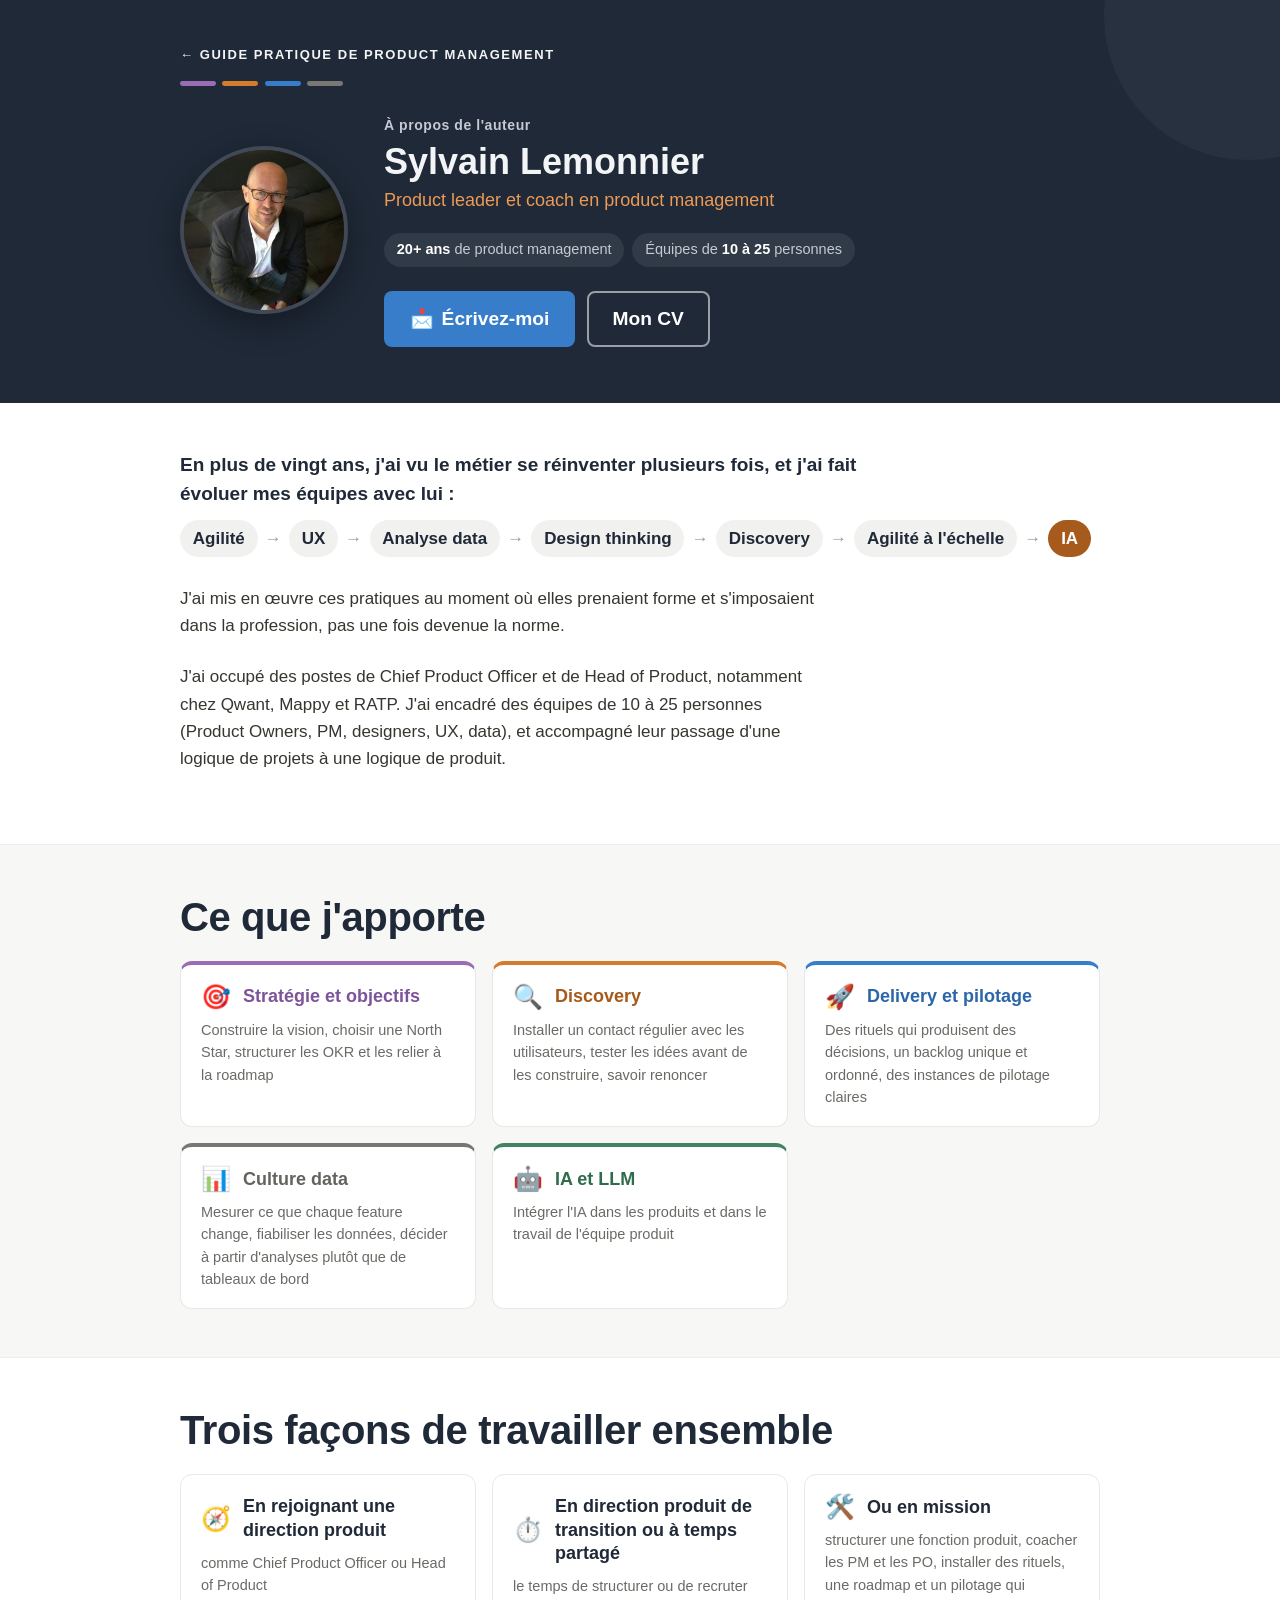
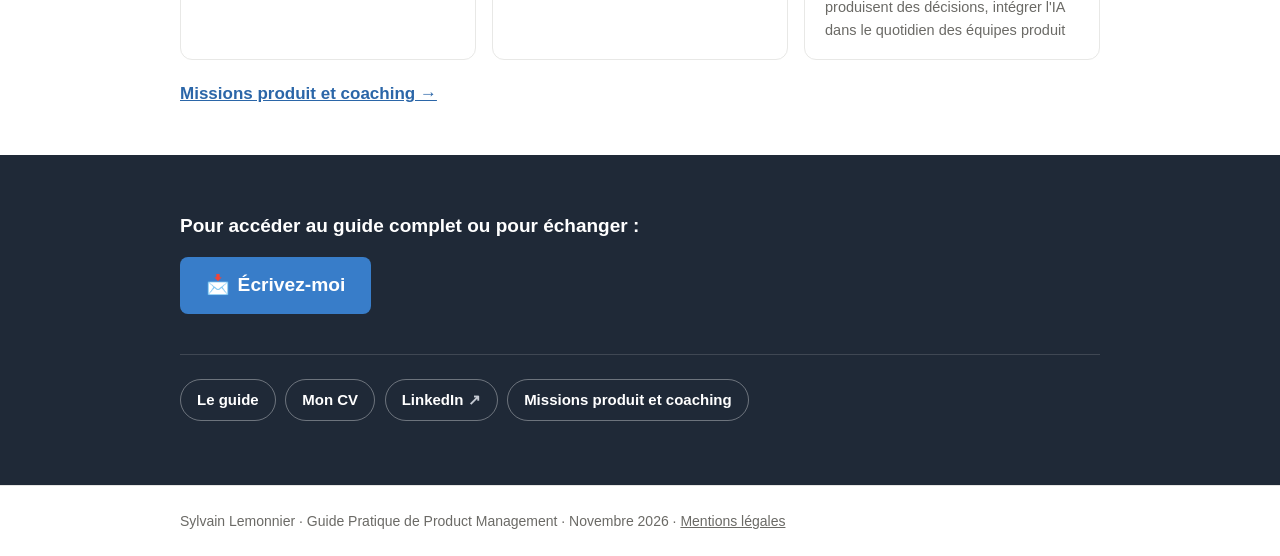
<file: a-propos/index.html>
<!doctype html>
<html lang="fr">
<head>
  <meta charset="utf-8">
  <meta name="viewport" content="width=device-width, initial-scale=1">

  <title>À propos de l'auteur · Sylvain Lemonnier</title>
  <meta name="description" content="Sylvain Lemonnier : plus de vingt ans de product management, Chief Product Officer et Head of Product notamment chez Qwant, Mappy et RATP, à la tête d'équipes de 10 à 25 personnes.">
  <meta name="author" content="Sylvain Lemonnier">
  <link rel="canonical" href="https://sylvain-lemonnier.fr/a-propos/">

  <meta property="og:type" content="profile">
  <meta property="og:locale" content="fr_FR">
  <meta property="og:site_name" content="Guide Pratique de Product Management">
  <meta property="og:title" content="À propos de l'auteur · Sylvain Lemonnier">
  <meta property="og:description" content="Plus de vingt ans de product management, Chief Product Officer et Head of Product notamment chez Qwant, Mappy et RATP.">
  <meta property="og:url" content="https://sylvain-lemonnier.fr/a-propos/">
  <meta property="og:image" content="https://sylvain-lemonnier.fr/images/apercu-linkedin.jpg">
  <meta property="og:image:width" content="1200">
  <meta property="og:image:height" content="627">
  <meta property="og:image:alt" content="Guide Pratique de Product Management, par Sylvain Lemonnier">
  <meta name="twitter:card" content="summary_large_image">

  <link rel="icon" href="/favicon.svg" type="image/svg+xml">
  <link rel="apple-touch-icon" href="/apple-touch-icon.png">
  <link rel="stylesheet" href="/css/style.css">
</head>
<body>

  <a class="lien-evitement" href="#contenu">Aller au contenu</a>

  <header class="entete-page entete-page--profil">
    <div class="conteneur">
      <a class="entete-page__retour" href="/">← Guide Pratique de Product Management</a>
      <div class="hero__volets" aria-hidden="true">
        <span class="volet volet--vision"></span>
        <span class="volet volet--discovery"></span>
        <span class="volet volet--delivery"></span>
        <span class="volet volet--organisation"></span>
      </div>

      <div class="profil">
        <img class="profil__photo" src="/images/photo-sylvain-portrait.jpg" width="286" height="286" alt="Portrait de Sylvain Lemonnier">
        <div class="profil__texte">
          <p class="entete-page__surtitre">À propos de l'auteur</p>
          <h1 class="profil__nom">Sylvain Lemonnier</h1>
          <p class="profil__role">Product leader et coach en product management</p>
          <ul class="profil__reperes">
            <li><strong>20+ ans</strong> de product management</li>
            <li>Équipes de <strong>10 à 25</strong> personnes</li>
          </ul>
          <div class="profil__boutons">
            <a class="bouton" href="/contact/"><span aria-hidden="true">📩</span> Écrivez-moi</a>
            <a class="bouton bouton--secondaire" href="/cv/">Mon CV</a>
          </div>
        </div>
      </div>
    </div>
  </header>

  <main id="contenu" tabindex="-1">

    <section class="section section--premiere" aria-label="Parcours">
      <div class="conteneur">
        <p class="chapeau parcours-texte">En plus de vingt ans, j'ai vu le métier se réinventer plusieurs fois, et j'ai fait évoluer mes équipes avec lui&nbsp;:</p>

        <ol class="evolutions" aria-label="Les évolutions du métier, dans l'ordre">
          <li><span class="evolutions__etiquette">Agilité</span></li>
          <li><span class="evolutions__etiquette">UX</span></li>
          <li><span class="evolutions__etiquette">Analyse data</span></li>
          <li><span class="evolutions__etiquette">Design thinking</span></li>
          <li><span class="evolutions__etiquette">Discovery</span></li>
          <li><span class="evolutions__etiquette">Agilité à l'échelle</span></li>
          <li class="evolutions__actuelle"><span class="evolutions__etiquette">IA</span></li>
        </ol>

        <p class="section__texte">J'ai mis en œuvre ces pratiques au moment où elles prenaient forme et s'imposaient dans la profession, pas une fois devenue la norme.</p>
        <p class="section__texte">J'ai occupé des postes de Chief Product Officer et de Head of Product, notamment chez Qwant, Mappy et RATP. J'ai encadré des équipes de 10 à 25 personnes (Product Owners, PM, designers, UX, data), et accompagné leur passage d'une logique de projets à une logique de produit.</p>
      </div>
    </section>

    <section class="section section--grise" aria-labelledby="titre-apport">
      <div class="conteneur">
        <h2 id="titre-apport" class="section__titre">Ce que j'apporte</h2>
        <ul class="cartes-icone cartes-icone--3 cartes-icone--egales">
          <li class="carte-icone carte-icone--volet famille--vision">
            <p class="carte-icone__entete"><span class="carte-icone__icone" aria-hidden="true">🎯</span><span class="carte-icone__titre">Stratégie et objectifs</span></p>
            <p class="carte-icone__texte">Construire la vision, choisir une North Star, structurer les OKR et les relier à la roadmap</p>
          </li>
          <li class="carte-icone carte-icone--volet famille--discovery">
            <p class="carte-icone__entete"><span class="carte-icone__icone" aria-hidden="true">🔍</span><span class="carte-icone__titre">Discovery</span></p>
            <p class="carte-icone__texte">Installer un contact régulier avec les utilisateurs, tester les idées avant de les construire, savoir renoncer</p>
          </li>
          <li class="carte-icone carte-icone--volet famille--delivery">
            <p class="carte-icone__entete"><span class="carte-icone__icone" aria-hidden="true">🚀</span><span class="carte-icone__titre">Delivery et pilotage</span></p>
            <p class="carte-icone__texte">Des rituels qui produisent des décisions, un backlog unique et ordonné, des instances de pilotage claires</p>
          </li>
          <li class="carte-icone carte-icone--volet famille--organisation">
            <p class="carte-icone__entete"><span class="carte-icone__icone" aria-hidden="true">📊</span><span class="carte-icone__titre">Culture data</span></p>
            <p class="carte-icone__texte">Mesurer ce que chaque feature change, fiabiliser les données, décider à partir d'analyses plutôt que de tableaux de bord</p>
          </li>
          <li class="carte-icone carte-icone--volet famille--metier">
            <p class="carte-icone__entete"><span class="carte-icone__icone" aria-hidden="true">🤖</span><span class="carte-icone__titre">IA et LLM</span></p>
            <p class="carte-icone__texte">Intégrer l'IA dans les produits et dans le travail de l'équipe produit</p>
          </li>
        </ul>
      </div>
    </section>

    <section class="section" aria-labelledby="titre-ensemble">
      <div class="conteneur">
        <h2 id="titre-ensemble" class="section__titre">Trois façons de travailler ensemble</h2>
        <ul class="cartes-icone cartes-icone--3 cartes-icone--egales">
          <li class="carte-icone">
            <p class="carte-icone__entete"><span class="carte-icone__icone" aria-hidden="true">🧭</span><span class="carte-icone__titre">En rejoignant une direction produit</span></p>
            <p class="carte-icone__texte">comme Chief Product Officer ou Head of Product</p>
          </li>
          <li class="carte-icone">
            <p class="carte-icone__entete"><span class="carte-icone__icone" aria-hidden="true">⏱️</span><span class="carte-icone__titre">En direction produit de transition ou à temps partagé</span></p>
            <p class="carte-icone__texte">le temps de structurer ou de recruter</p>
          </li>
          <li class="carte-icone">
            <p class="carte-icone__entete"><span class="carte-icone__icone" aria-hidden="true">🛠️</span><span class="carte-icone__titre">Ou en mission</span></p>
            <p class="carte-icone__texte">structurer une fonction produit, coacher les PM et les PO, installer des rituels, une roadmap et un pilotage qui produisent des décisions, intégrer l'IA dans le quotidien des équipes produit</p>
          </li>
        </ul>
        <p class="lien-suite"><a href="/missions/">Missions produit et coaching&nbsp;→</a></p>
      </div>
    </section>

    <section class="section section--nuit" aria-label="Contact et liens">
      <div class="conteneur">
        <div class="appel">
          <p class="appel__texte">Pour accéder au guide complet ou pour échanger&nbsp;:</p>
          <a class="bouton" href="/contact/">
            <span aria-hidden="true">📩</span> Écrivez-moi
          </a>
        </div>

        <ul class="liens">
          <li><a class="lien-interne" href="/">Le guide</a></li>
          <li><a class="lien-interne" href="/cv/">Mon CV</a></li>
          <li><a href="https://www.linkedin.com/in/sylvainlemonnier/" data-goatcounter-click="clic-linkedin" data-goatcounter-title="LinkedIn" target="_blank" rel="noopener">LinkedIn<span class="visuellement-cache"> (nouvel onglet)</span></a></li>
          <li><a class="lien-interne" href="/missions/">Missions produit et coaching</a></li>
        </ul>
      </div>
    </section>

  </main>

  <footer class="pied">
    <div class="conteneur">
      <p>Sylvain Lemonnier · Guide Pratique de Product Management · Novembre 2026 · <a href="/mentions-legales/">Mentions légales</a></p>
    </div>
  </footer>

  <!-- Mesure d'audience anonyme, sans cookie (GoatCounter) -->
  <script data-goatcounter="https://sylvain-lemonnier.goatcounter.com/count"
          async src="https://gc.zgo.at/count.js"></script>
</body>
</html>
</file>
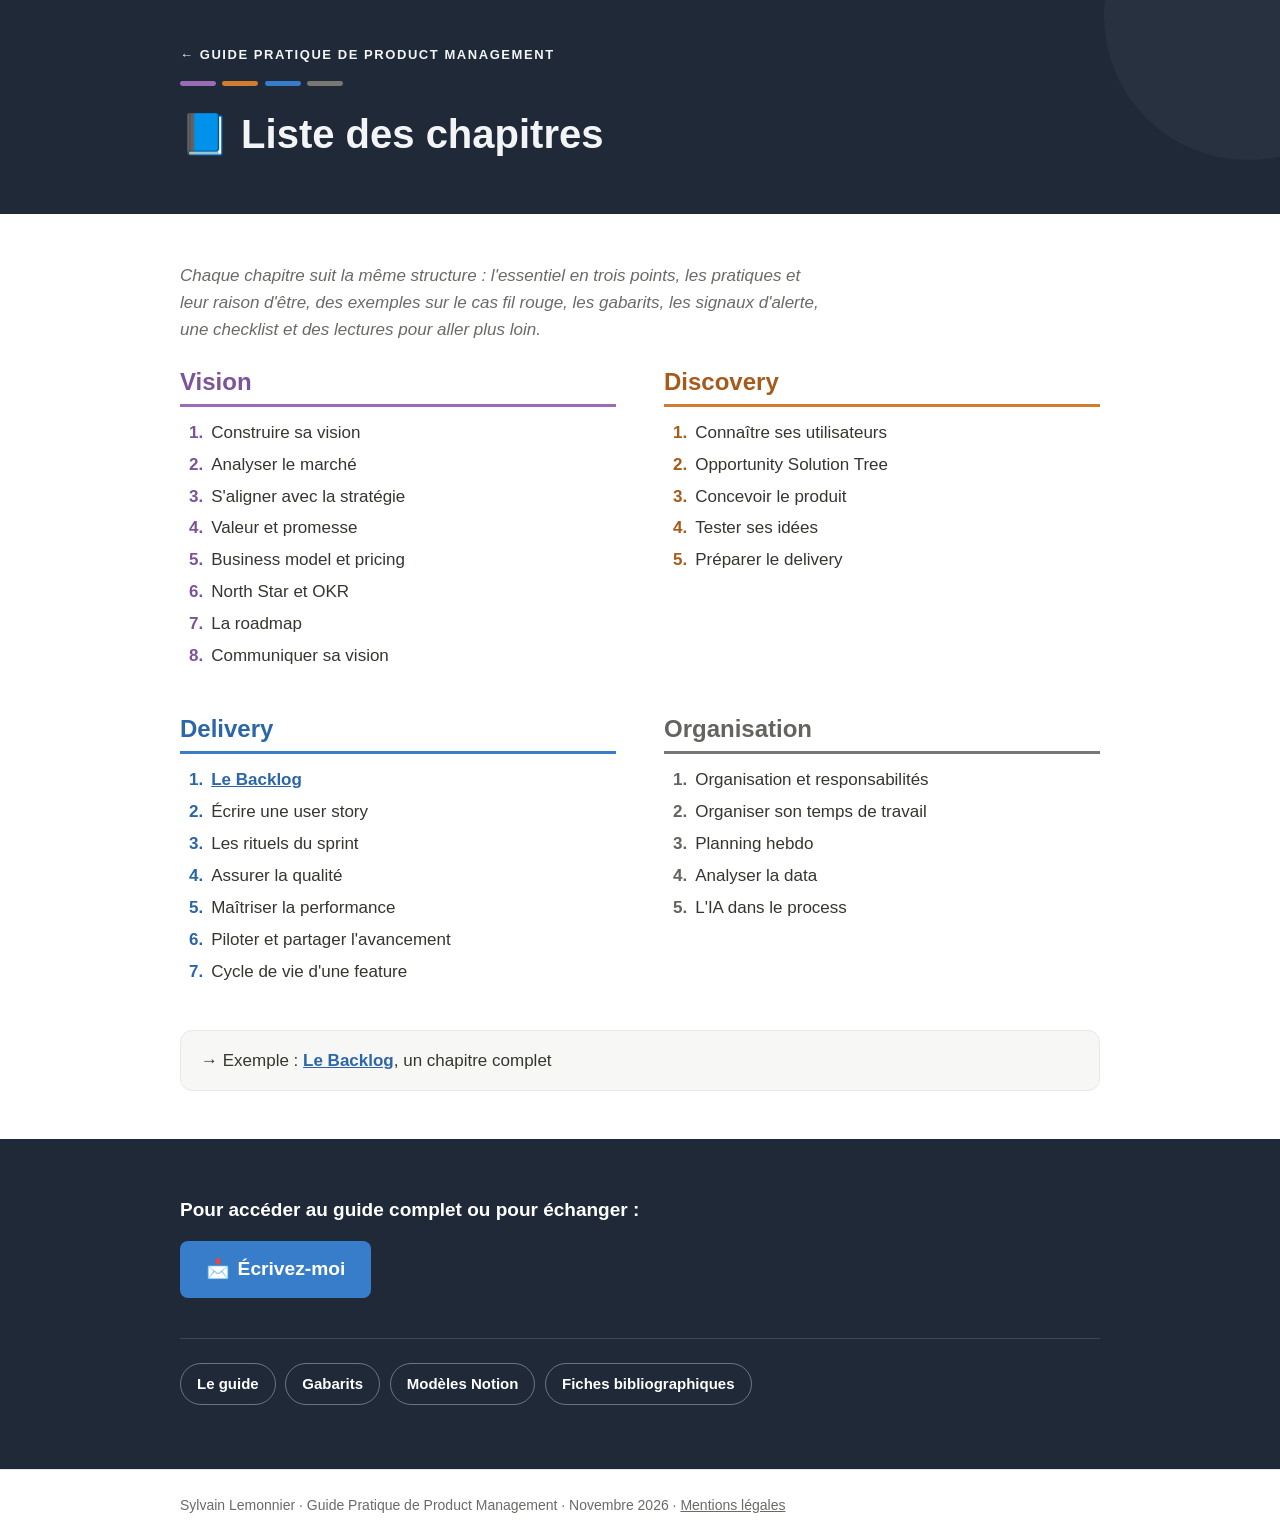
<file: chapitres/index.html>
<!doctype html>
<html lang="fr">
<head>
  <meta charset="utf-8">
  <meta name="viewport" content="width=device-width, initial-scale=1">

  <title>Les 25 chapitres · Guide Pratique de Product Management</title>
  <meta name="description" content="Les 25 chapitres du Guide Pratique de Product Management, répartis en quatre volets : Vision, Discovery, Delivery et Organisation.">
  <meta name="author" content="Sylvain Lemonnier">
  <link rel="canonical" href="https://sylvain-lemonnier.fr/chapitres/">

  <meta property="og:type" content="website">
  <meta property="og:locale" content="fr_FR">
  <meta property="og:site_name" content="Guide Pratique de Product Management">
  <meta property="og:title" content="Les 25 chapitres · Guide Pratique de Product Management">
  <meta property="og:description" content="Les 25 chapitres du Guide Pratique de Product Management, répartis en quatre volets : Vision, Discovery, Delivery et Organisation.">
  <meta property="og:url" content="https://sylvain-lemonnier.fr/chapitres/">
  <meta property="og:image" content="https://sylvain-lemonnier.fr/images/apercu-linkedin.jpg">
  <meta property="og:image:width" content="1200">
  <meta property="og:image:height" content="627">
  <meta property="og:image:alt" content="Guide Pratique de Product Management, par Sylvain Lemonnier">
  <meta name="twitter:card" content="summary_large_image">

  <link rel="icon" href="/favicon.svg" type="image/svg+xml">
  <link rel="apple-touch-icon" href="/apple-touch-icon.png">
  <link rel="stylesheet" href="/css/style.css">
</head>
<body>

  <a class="lien-evitement" href="#contenu">Aller au contenu</a>

  <header class="entete-page">
    <div class="conteneur">
      <a class="entete-page__retour" href="/">← Guide Pratique de Product Management</a>
      <div class="hero__volets" aria-hidden="true">
        <span class="volet volet--vision"></span>
        <span class="volet volet--discovery"></span>
        <span class="volet volet--delivery"></span>
        <span class="volet volet--organisation"></span>
      </div>
      <h1 class="entete-page__titre"><span aria-hidden="true">📘</span> Liste des chapitres</h1>
    </div>
  </header>

  <main id="contenu" tabindex="-1">

    <section class="section section--premiere" aria-label="Liste des chapitres">
      <div class="conteneur">
        <p class="section__texte inventaire__intro">Chaque chapitre suit la même structure&nbsp;: l'essentiel en trois points, les pratiques et leur raison d'être, des exemples sur le cas fil rouge, les gabarits, les signaux d'alerte, une checklist et des lectures pour aller plus loin.</p>

        <div class="inventaire">
        <section class="inventaire__volet famille--vision" aria-labelledby="volet-vision">
          <h2 id="volet-vision" class="inventaire__titre">Vision</h2>
          <ol class="inventaire__liste">
            <li>Construire sa vision</li>
            <li>Analyser le marché</li>
            <li>S'aligner avec la stratégie</li>
            <li>Valeur et promesse</li>
            <li>Business model et pricing</li>
            <li>North Star et OKR</li>
            <li>La roadmap</li>
            <li>Communiquer sa vision</li>
          </ol>
        </section>

        <section class="inventaire__volet famille--discovery" aria-labelledby="volet-discovery">
          <h2 id="volet-discovery" class="inventaire__titre">Discovery</h2>
          <ol class="inventaire__liste">
            <li>Connaître ses utilisateurs</li>
            <li>Opportunity Solution Tree</li>
            <li>Concevoir le produit</li>
            <li>Tester ses idées</li>
            <li>Préparer le delivery</li>
          </ol>
        </section>

        <section class="inventaire__volet famille--delivery" aria-labelledby="volet-delivery">
          <h2 id="volet-delivery" class="inventaire__titre">Delivery</h2>
          <ol class="inventaire__liste">
            <li><a href="/exemples/backlog/">Le Backlog</a></li>
            <li>Écrire une user story</li>
            <li>Les rituels du sprint</li>
            <li>Assurer la qualité</li>
            <li>Maîtriser la performance</li>
            <li>Piloter et partager l'avancement</li>
            <li>Cycle de vie d'une feature</li>
          </ol>
        </section>

        <section class="inventaire__volet famille--organisation" aria-labelledby="volet-organisation">
          <h2 id="volet-organisation" class="inventaire__titre">Organisation</h2>
          <ol class="inventaire__liste">
            <li>Organisation et responsabilités</li>
            <li>Organiser son temps de travail</li>
            <li>Planning hebdo</li>
            <li>Analyser la data</li>
            <li>L'IA dans le process</li>
          </ol>
        </section>
        </div>

        <p class="inventaire__exemple"><span aria-hidden="true">→</span> Exemple&nbsp;: <a href="/exemples/backlog/">Le Backlog</a>, un chapitre complet</p>
      </div>
    </section>

    <section class="section section--nuit" aria-label="Contact et liens">
      <div class="conteneur">
        <div class="appel">
          <p class="appel__texte">Pour accéder au guide complet ou pour échanger&nbsp;:</p>
          <a class="bouton" href="/contact/">
            <span aria-hidden="true">📩</span> Écrivez-moi
          </a>
        </div>

        <ul class="liens">
          <li><a class="lien-interne" href="/">Le guide</a></li>
          <li><a class="lien-interne" href="/gabarits/">Gabarits</a></li>
          <li><a class="lien-interne" href="/modeles/">Modèles Notion</a></li>
          <li><a class="lien-interne" href="/fiches/">Fiches bibliographiques</a></li>
        </ul>
      </div>
    </section>

  </main>

  <footer class="pied">
    <div class="conteneur">
      <p>Sylvain Lemonnier · Guide Pratique de Product Management · Novembre 2026 · <a href="/mentions-legales/">Mentions légales</a></p>
    </div>
  </footer>

  <!-- Mesure d'audience anonyme, sans cookie (GoatCounter) -->
  <script data-goatcounter="https://sylvain-lemonnier.goatcounter.com/count"
          async src="https://gc.zgo.at/count.js"></script>
</body>
</html>
</file>
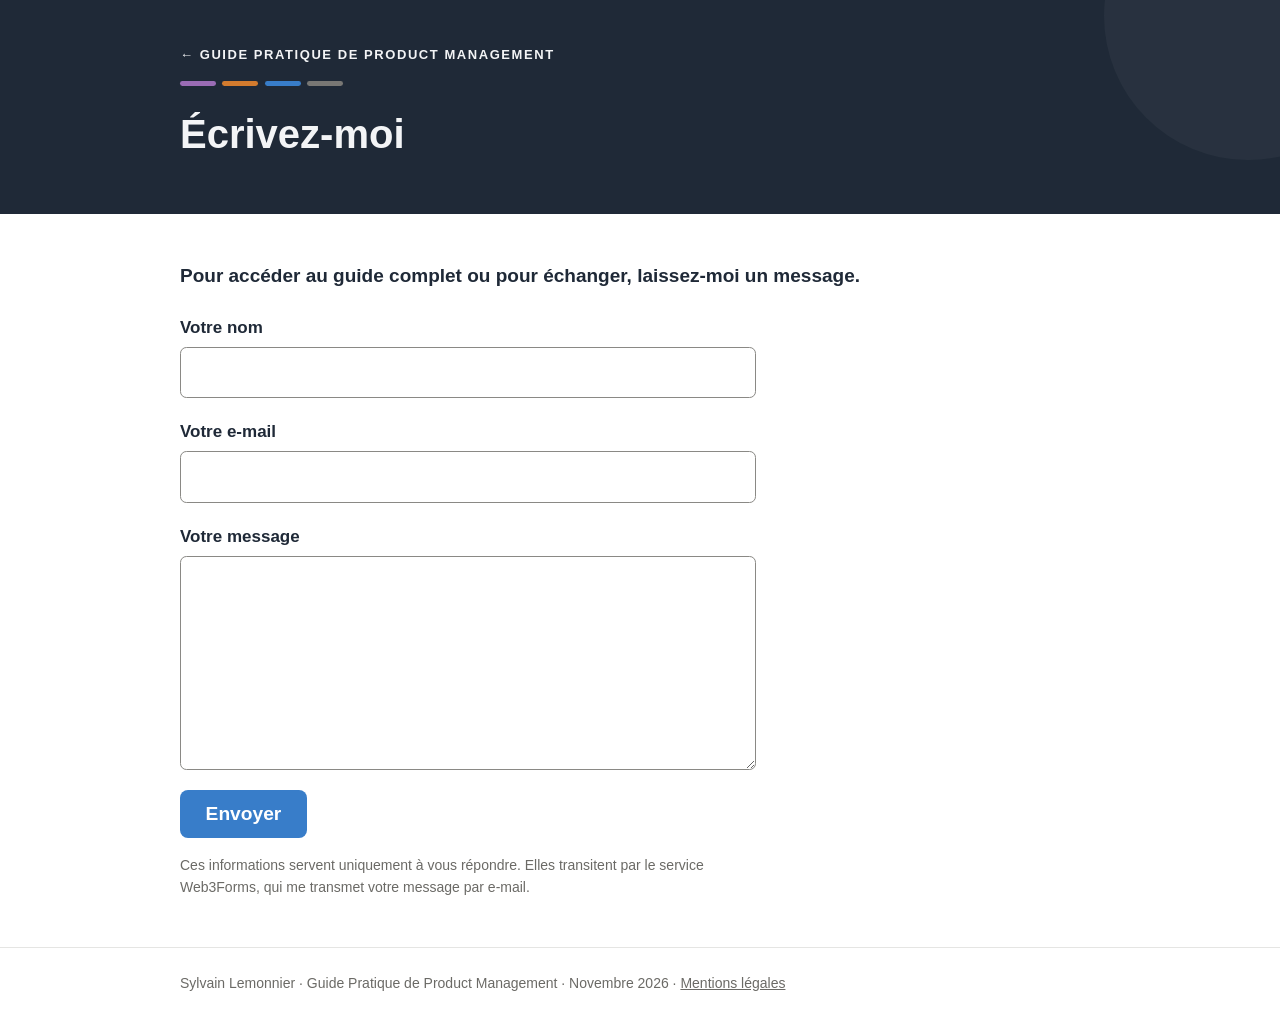
<file: contact/index.html>
<!doctype html>
<html lang="fr">
<head>
  <meta charset="utf-8">
  <meta name="viewport" content="width=device-width, initial-scale=1">

  <title>Contact · Sylvain Lemonnier</title>
  <meta name="description" content="Écrire à Sylvain Lemonnier, auteur du Guide Pratique de Product Management : accès au guide complet, poste de direction produit, mission produit ou coaching.">
  <meta name="author" content="Sylvain Lemonnier">
  <link rel="canonical" href="https://sylvain-lemonnier.fr/contact/">

  <meta property="og:type" content="website">
  <meta property="og:locale" content="fr_FR">
  <meta property="og:site_name" content="Guide Pratique de Product Management">
  <meta property="og:title" content="Contact · Sylvain Lemonnier">
  <meta property="og:description" content="Pour accéder au guide complet ou pour échanger : écrivez-moi.">
  <meta property="og:url" content="https://sylvain-lemonnier.fr/contact/">
  <meta property="og:image" content="https://sylvain-lemonnier.fr/images/apercu-linkedin.jpg">
  <meta property="og:image:width" content="1200">
  <meta property="og:image:height" content="627">
  <meta property="og:image:alt" content="Guide Pratique de Product Management, par Sylvain Lemonnier">
  <meta name="twitter:card" content="summary_large_image">

  <link rel="icon" href="/favicon.svg" type="image/svg+xml">
  <link rel="apple-touch-icon" href="/apple-touch-icon.png">
  <link rel="stylesheet" href="/css/style.css">
</head>
<body>

  <a class="lien-evitement" href="#contenu">Aller au contenu</a>

  <header class="entete-page">
    <div class="conteneur">
      <a class="entete-page__retour" href="/">← Guide Pratique de Product Management</a>
      <div class="hero__volets" aria-hidden="true">
        <span class="volet volet--vision"></span>
        <span class="volet volet--discovery"></span>
        <span class="volet volet--delivery"></span>
        <span class="volet volet--organisation"></span>
      </div>
      <h1 class="entete-page__titre">Écrivez-moi</h1>
    </div>
  </header>

  <main id="contenu" tabindex="-1">

    <section class="section section--premiere" aria-label="Formulaire de contact">
      <div class="conteneur">
        <p class="chapeau" id="contact-chapeau">Pour accéder au guide complet ou pour échanger, laissez&#8209;moi un message.</p>

        <!-- Le formulaire est transmis à Web3Forms, qui envoie le message par e-mail.
             La clé d'accès n'est pas secrète : elle est faite pour figurer dans la page. -->
        <form class="formulaire" id="formulaire-contact" action="https://api.web3forms.com/submit" method="POST">
          <input type="hidden" name="access_key" value="420c8220-ff18-4924-8898-9c76a55ede80">
          <input type="hidden" name="subject" value="Nouveau message depuis le site du Guide Pratique de Product Management">
          <input type="hidden" name="from_name" value="Site Guide Pratique de Product Management">

          <!-- Piège à robots : case invisible pour les personnes, cochée par les robots -->
          <input type="checkbox" name="botcheck" class="formulaire__piege" tabindex="-1" autocomplete="off" aria-hidden="true">

          <div class="formulaire__champ">
            <label for="nom">Votre nom</label>
            <input type="text" id="nom" name="name" required maxlength="100" autocomplete="name">
          </div>

          <div class="formulaire__champ">
            <label for="email">Votre e-mail</label>
            <input type="email" id="email" name="email" required maxlength="200" autocomplete="email" inputmode="email">
          </div>

          <div class="formulaire__champ">
            <label for="message">Votre message</label>
            <textarea id="message" name="message" required rows="7" maxlength="5000"></textarea>
          </div>

          <button type="submit" class="bouton formulaire__envoyer">Envoyer</button>

          <p class="formulaire__statut" id="formulaire-statut" role="status" aria-live="polite"></p>

          <p class="formulaire__mention">Ces informations servent uniquement à vous répondre. Elles transitent par le service Web3Forms, qui me transmet votre message par e-mail.</p>
        </form>

        <!-- Affiché à la place du formulaire une fois le message envoyé -->
        <div class="confirmation" id="confirmation" tabindex="-1" hidden>
          <p class="confirmation__texte">Merci, votre message est bien envoyé.</p>
          <a class="confirmation__retour" href="/">← Retour au Guide Pratique de Product Management</a>
        </div>
      </div>
    </section>

  </main>

  <footer class="pied">
    <div class="conteneur">
      <p>Sylvain Lemonnier · Guide Pratique de Product Management · Novembre 2026 · <a href="/mentions-legales/">Mentions légales</a></p>
    </div>
  </footer>

  <script src="/js/contact.js"></script>
  <!-- Mesure d'audience anonyme, sans cookie (GoatCounter) -->
  <script data-goatcounter="https://sylvain-lemonnier.goatcounter.com/count"
          async src="https://gc.zgo.at/count.js"></script>
</body>
</html>
</file>
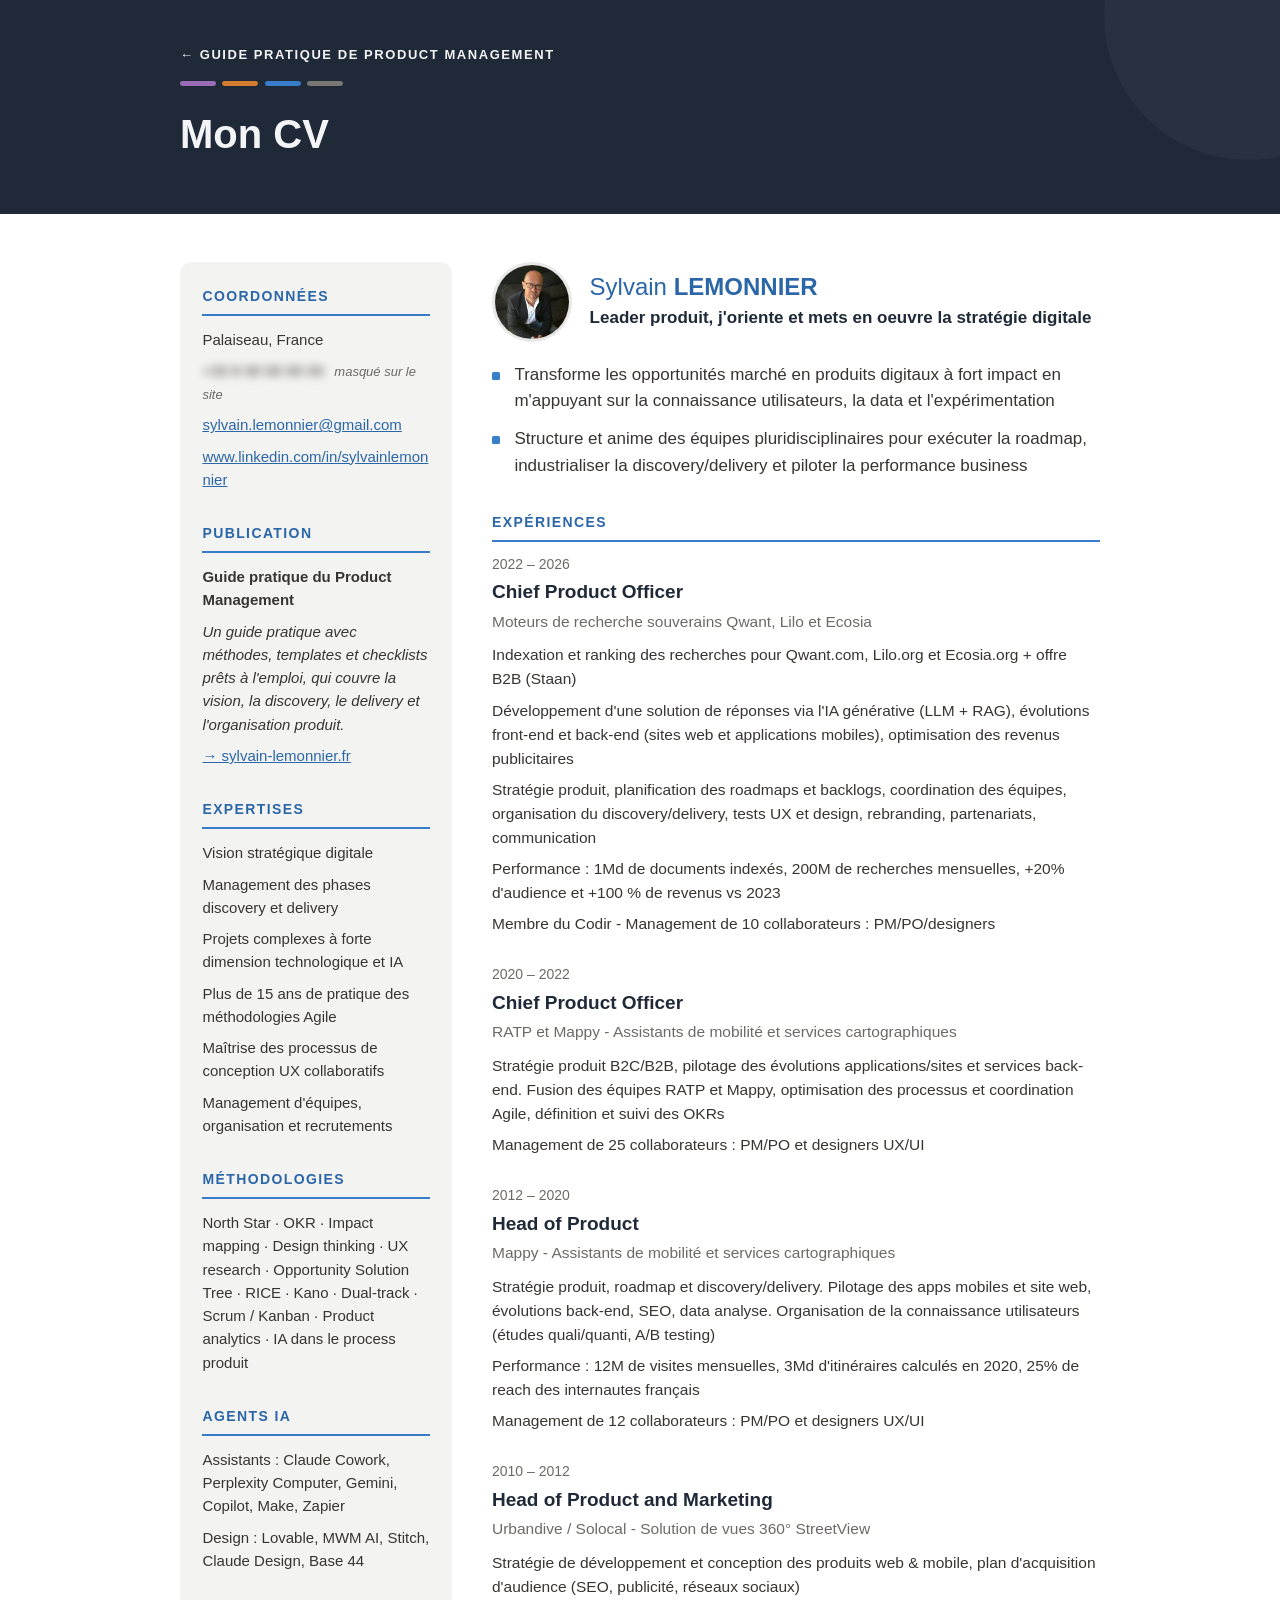
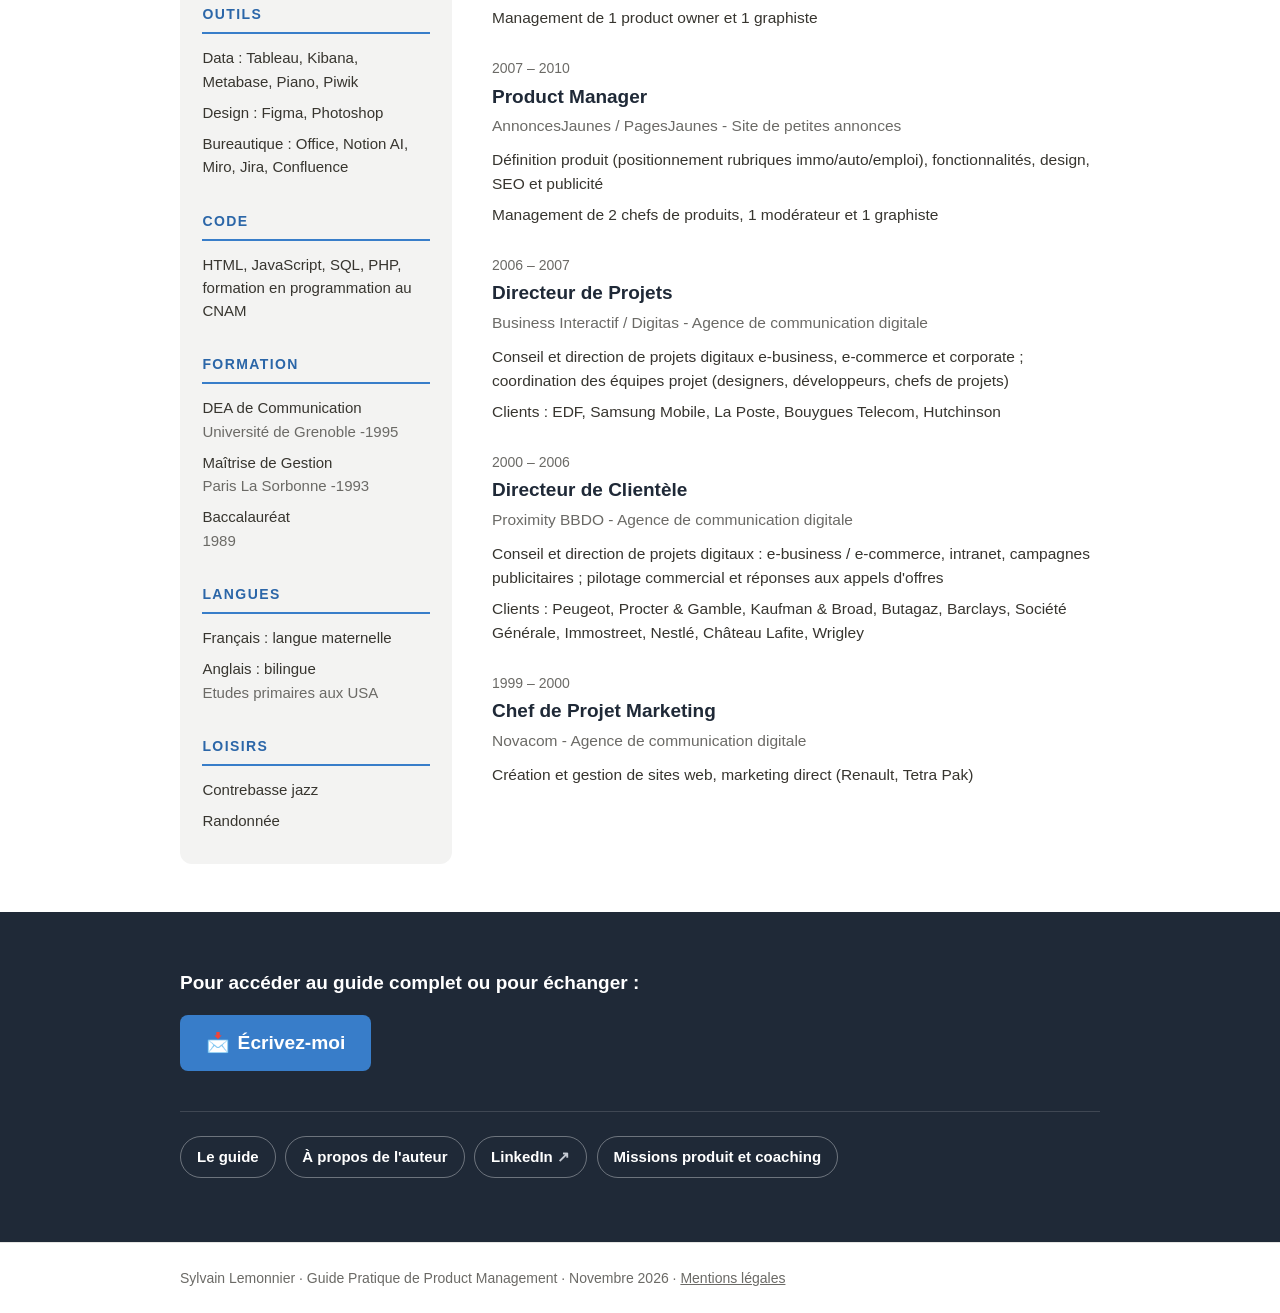
<file: cv/index.html>
<!doctype html>
<html lang="fr">
<head>
  <meta charset="utf-8">
  <meta name="viewport" content="width=device-width, initial-scale=1">

  <title>CV · Sylvain Lemonnier, Chief Product Officer</title>
  <meta name="description" content="CV de Sylvain Lemonnier : Chief Product Officer chez Qwant puis RATP et Mappy, Head of Product chez Mappy. Vision stratégique digitale, discovery et delivery, IA.">
  <meta name="author" content="Sylvain Lemonnier">
  <link rel="canonical" href="https://sylvain-lemonnier.fr/cv/">

  <meta property="og:type" content="profile">
  <meta property="og:locale" content="fr_FR">
  <meta property="og:site_name" content="Guide Pratique de Product Management">
  <meta property="og:title" content="CV · Sylvain Lemonnier, Chief Product Officer">
  <meta property="og:description" content="Leader produit, j'oriente et mets en oeuvre la stratégie digitale.">
  <meta property="og:url" content="https://sylvain-lemonnier.fr/cv/">
  <meta property="og:image" content="https://sylvain-lemonnier.fr/images/apercu-linkedin.jpg">
  <meta property="og:image:width" content="1200">
  <meta property="og:image:height" content="627">
  <meta property="og:image:alt" content="Guide Pratique de Product Management, par Sylvain Lemonnier">
  <meta name="twitter:card" content="summary_large_image">

  <link rel="icon" href="/favicon.svg" type="image/svg+xml">
  <link rel="apple-touch-icon" href="/apple-touch-icon.png">
  <link rel="stylesheet" href="/css/style.css">
</head>
<body>

  <a class="lien-evitement" href="#contenu">Aller au contenu</a>

  <header class="entete-page">
    <div class="conteneur">
      <a class="entete-page__retour" href="/">← Guide Pratique de Product Management</a>
      <div class="hero__volets" aria-hidden="true">
        <span class="volet volet--vision"></span>
        <span class="volet volet--discovery"></span>
        <span class="volet volet--delivery"></span>
        <span class="volet volet--organisation"></span>
      </div>
      <h1 class="entete-page__titre">Mon CV</h1>
    </div>
  </header>

  <main id="contenu" tabindex="-1">
    <div class="section section--premiere">
      <div class="conteneur cv">

        <!-- Colonne principale : accroche et expériences -->
        <div class="cv__principal">
          <div class="cv__identite">
            <img class="auteur__photo" src="/images/photo-sylvain-portrait.jpg" width="286" height="286" alt="Portrait de Sylvain Lemonnier">
            <div>
              <p class="cv__nom">Sylvain <strong>Lemonnier</strong></p>
              <p class="cv__accroche">Leader produit, j'oriente et mets en oeuvre la stratégie digitale</p>
            </div>
          </div>

          <ul class="liste-points cv__resume">
            <li>Transforme les opportunités marché en produits digitaux à fort impact en m'appuyant sur la connaissance utilisateurs, la data et l'expérimentation</li>
            <li>Structure et anime des équipes pluridisciplinaires pour exécuter la roadmap, industrialiser la discovery/delivery et piloter la performance business</li>
          </ul>

          <h2 class="cv__rubrique">Expériences</h2>

          <article class="poste">
            <p class="poste__dates">2022 – 2026</p>
            <h3 class="poste__titre">Chief Product Officer</h3>
            <p class="poste__societe">Moteurs de recherche souverains Qwant, Lilo et Ecosia</p>
            <p>Indexation et ranking des recherches pour Qwant.com, Lilo.org et Ecosia.org + offre B2B (Staan)</p>
            <p>Développement d'une solution de réponses via l'IA générative (LLM + RAG), évolutions front-end et back-end (sites web et applications mobiles), optimisation des revenus publicitaires</p>
            <p>Stratégie produit, planification des roadmaps et backlogs, coordination des équipes, organisation du discovery/delivery, tests UX et design, rebranding, partenariats, communication</p>
            <p>Performance&nbsp;: 1Md de documents indexés, 200M de recherches mensuelles, +20% d'audience et +100 % de revenus vs 2023</p>
            <p>Membre du Codir - Management de 10 collaborateurs&nbsp;: PM/PO/designers</p>
          </article>

          <article class="poste">
            <p class="poste__dates">2020 – 2022</p>
            <h3 class="poste__titre">Chief Product Officer</h3>
            <p class="poste__societe">RATP et Mappy - Assistants de mobilité et services cartographiques</p>
            <p>Stratégie produit B2C/B2B, pilotage des évolutions applications/sites et services back-end. Fusion des équipes RATP et Mappy, optimisation des processus et coordination Agile, définition et suivi des OKRs</p>
            <p>Management de 25 collaborateurs&nbsp;: PM/PO et designers UX/UI</p>
          </article>

          <article class="poste">
            <p class="poste__dates">2012 – 2020</p>
            <h3 class="poste__titre">Head of Product</h3>
            <p class="poste__societe">Mappy - Assistants de mobilité et services cartographiques</p>
            <p>Stratégie produit, roadmap et discovery/delivery. Pilotage des apps mobiles et site web, évolutions back-end, SEO, data analyse. Organisation de la connaissance utilisateurs (études quali/quanti, A/B testing)</p>
            <p>Performance&nbsp;: 12M de visites mensuelles, 3Md d'itinéraires calculés en 2020, 25% de reach des internautes français</p>
            <p>Management de 12 collaborateurs&nbsp;: PM/PO et designers UX/UI</p>
          </article>

          <article class="poste">
            <p class="poste__dates">2010 – 2012</p>
            <h3 class="poste__titre">Head of Product and Marketing</h3>
            <p class="poste__societe">Urbandive / Solocal - Solution de vues 360° StreetView</p>
            <p>Stratégie de développement et conception des produits web &amp; mobile, plan d'acquisition d'audience (SEO, publicité, réseaux sociaux)</p>
            <p>Management de 1 product owner et 1 graphiste</p>
          </article>

          <article class="poste">
            <p class="poste__dates">2007 – 2010</p>
            <h3 class="poste__titre">Product Manager</h3>
            <p class="poste__societe">AnnoncesJaunes / PagesJaunes - Site de petites annonces</p>
            <p>Définition produit (positionnement rubriques immo/auto/emploi), fonctionnalités, design, SEO et publicité</p>
            <p>Management de 2 chefs de produits, 1 modérateur et 1 graphiste</p>
          </article>

          <article class="poste">
            <p class="poste__dates">2006 – 2007</p>
            <h3 class="poste__titre">Directeur de Projets</h3>
            <p class="poste__societe">Business Interactif / Digitas - Agence de communication digitale</p>
            <p>Conseil et direction de projets digitaux e-business, e-commerce et corporate&nbsp;; coordination des équipes projet (designers, développeurs, chefs de projets)</p>
            <p>Clients&nbsp;: EDF, Samsung Mobile, La Poste, Bouygues Telecom, Hutchinson</p>
          </article>

          <article class="poste">
            <p class="poste__dates">2000 – 2006</p>
            <h3 class="poste__titre">Directeur de Clientèle</h3>
            <p class="poste__societe">Proximity BBDO - Agence de communication digitale</p>
            <p>Conseil et direction de projets digitaux&nbsp;: e-business / e-commerce, intranet, campagnes publicitaires&nbsp;; pilotage commercial et réponses aux appels d'offres</p>
            <p>Clients&nbsp;: Peugeot, Procter &amp; Gamble, Kaufman &amp; Broad, Butagaz, Barclays, Société Générale, Immostreet, Nestlé, Château Lafite, Wrigley</p>
          </article>

          <article class="poste">
            <p class="poste__dates">1999 – 2000</p>
            <h3 class="poste__titre">Chef de Projet Marketing</h3>
            <p class="poste__societe">Novacom - Agence de communication digitale</p>
            <p>Création et gestion de sites web, marketing direct (Renault, Tetra Pak)</p>
          </article>
        </div>

        <!-- Colonne latérale : coordonnées, compétences, formation -->
        <aside class="cv__lateral" aria-label="Coordonnées, compétences et formation">
          <h2 class="cv__rubrique">Coordonnées</h2>
          <ul class="cv__coordonnees">
            <li>Palaiseau, France</li>
            <li>
              <span class="numero-masque" aria-hidden="true">+33 6 00 00 00 00</span>
              <span class="visuellement-cache">Numéro de téléphone masqué sur le site</span>
              <span class="numero-masque__note">masqué sur le site</span>
            </li>
            <li><a data-goatcounter-click="clic-email" data-goatcounter-title="E-mail" href="mailto:sylvain.lemonnier@gmail.com">sylvain.lemonnier@gmail.com</a></li>
            <li><a href="https://www.linkedin.com/in/sylvainlemonnier/" data-goatcounter-click="clic-linkedin" data-goatcounter-title="LinkedIn" target="_blank" rel="noopener">www.linkedin.com/in/sylvainlemonnier<span class="visuellement-cache"> (nouvel onglet)</span></a></li>
          </ul>

          <h2 class="cv__rubrique">Publication</h2>
          <p class="cv__titre-bloc">Guide pratique du Product Management</p>
          <p class="cv__italique">Un guide pratique avec méthodes, templates et checklists prêts à l'emploi, qui couvre la vision, la discovery, le delivery et l'organisation produit.</p>
          <p><a href="/">→ sylvain-lemonnier.fr</a></p>

          <h2 class="cv__rubrique">Expertises</h2>
          <ul class="cv__liste">
            <li>Vision stratégique digitale</li>
            <li>Management des phases discovery et delivery</li>
            <li>Projets complexes à forte dimension technologique et IA</li>
            <li>Plus de 15 ans de pratique des méthodologies Agile</li>
            <li>Maîtrise des processus de conception UX collaboratifs</li>
            <li>Management d'équipes, organisation et recrutements</li>
          </ul>

          <h2 class="cv__rubrique">Méthodologies</h2>
          <p>North Star · OKR · Impact mapping · Design thinking · UX research · Opportunity Solution Tree · RICE · Kano · Dual-track · Scrum / Kanban · Product analytics · IA dans le process produit</p>

          <h2 class="cv__rubrique">Agents IA</h2>
          <ul class="cv__liste">
            <li>Assistants&nbsp;: Claude Cowork, Perplexity Computer, Gemini, Copilot, Make, Zapier</li>
            <li>Design&nbsp;: Lovable, MWM AI, Stitch, Claude Design, Base 44</li>
          </ul>

          <h2 class="cv__rubrique">Outils</h2>
          <ul class="cv__liste">
            <li>Data&nbsp;: Tableau, Kibana, Metabase, Piano, Piwik</li>
            <li>Design&nbsp;: Figma, Photoshop</li>
            <li>Bureautique&nbsp;: Office, Notion AI, Miro, Jira, Confluence</li>
          </ul>

          <h2 class="cv__rubrique">Code</h2>
          <p>HTML, JavaScript, SQL, PHP, formation en programmation au CNAM</p>

          <h2 class="cv__rubrique">Formation</h2>
          <ul class="cv__liste">
            <li>DEA de Communication<br><span class="cv__discret">Université de Grenoble -1995</span></li>
            <li>Maîtrise de Gestion<br><span class="cv__discret">Paris La Sorbonne -1993</span></li>
            <li>Baccalauréat<br><span class="cv__discret">1989</span></li>
          </ul>

          <h2 class="cv__rubrique">Langues</h2>
          <ul class="cv__liste">
            <li>Français&nbsp;: langue maternelle</li>
            <li>Anglais&nbsp;: bilingue<br><span class="cv__discret">Etudes primaires aux USA</span></li>
          </ul>

          <h2 class="cv__rubrique">Loisirs</h2>
          <ul class="cv__liste">
            <li>Contrebasse jazz</li>
            <li>Randonnée</li>
          </ul>
        </aside>

      </div>
    </div>

    <section class="section section--nuit" aria-label="Contact et liens">
      <div class="conteneur">
        <div class="appel">
          <p class="appel__texte">Pour accéder au guide complet ou pour échanger&nbsp;:</p>
          <a class="bouton" href="/contact/">
            <span aria-hidden="true">📩</span> Écrivez-moi
          </a>
        </div>

        <ul class="liens">
          <li><a class="lien-interne" href="/">Le guide</a></li>
          <li><a class="lien-interne" href="/a-propos/">À propos de l'auteur</a></li>
          <li><a href="https://www.linkedin.com/in/sylvainlemonnier/" data-goatcounter-click="clic-linkedin" data-goatcounter-title="LinkedIn" target="_blank" rel="noopener">LinkedIn<span class="visuellement-cache"> (nouvel onglet)</span></a></li>
          <li><a class="lien-interne" href="/missions/">Missions produit et coaching</a></li>
        </ul>
      </div>
    </section>

  </main>

  <footer class="pied">
    <div class="conteneur">
      <p>Sylvain Lemonnier · Guide Pratique de Product Management · Novembre 2026 · <a href="/mentions-legales/">Mentions légales</a></p>
    </div>
  </footer>

  <!-- Mesure d'audience anonyme, sans cookie (GoatCounter) -->
  <script data-goatcounter="https://sylvain-lemonnier.goatcounter.com/count"
          async src="https://gc.zgo.at/count.js"></script>
</body>
</html>
</file>
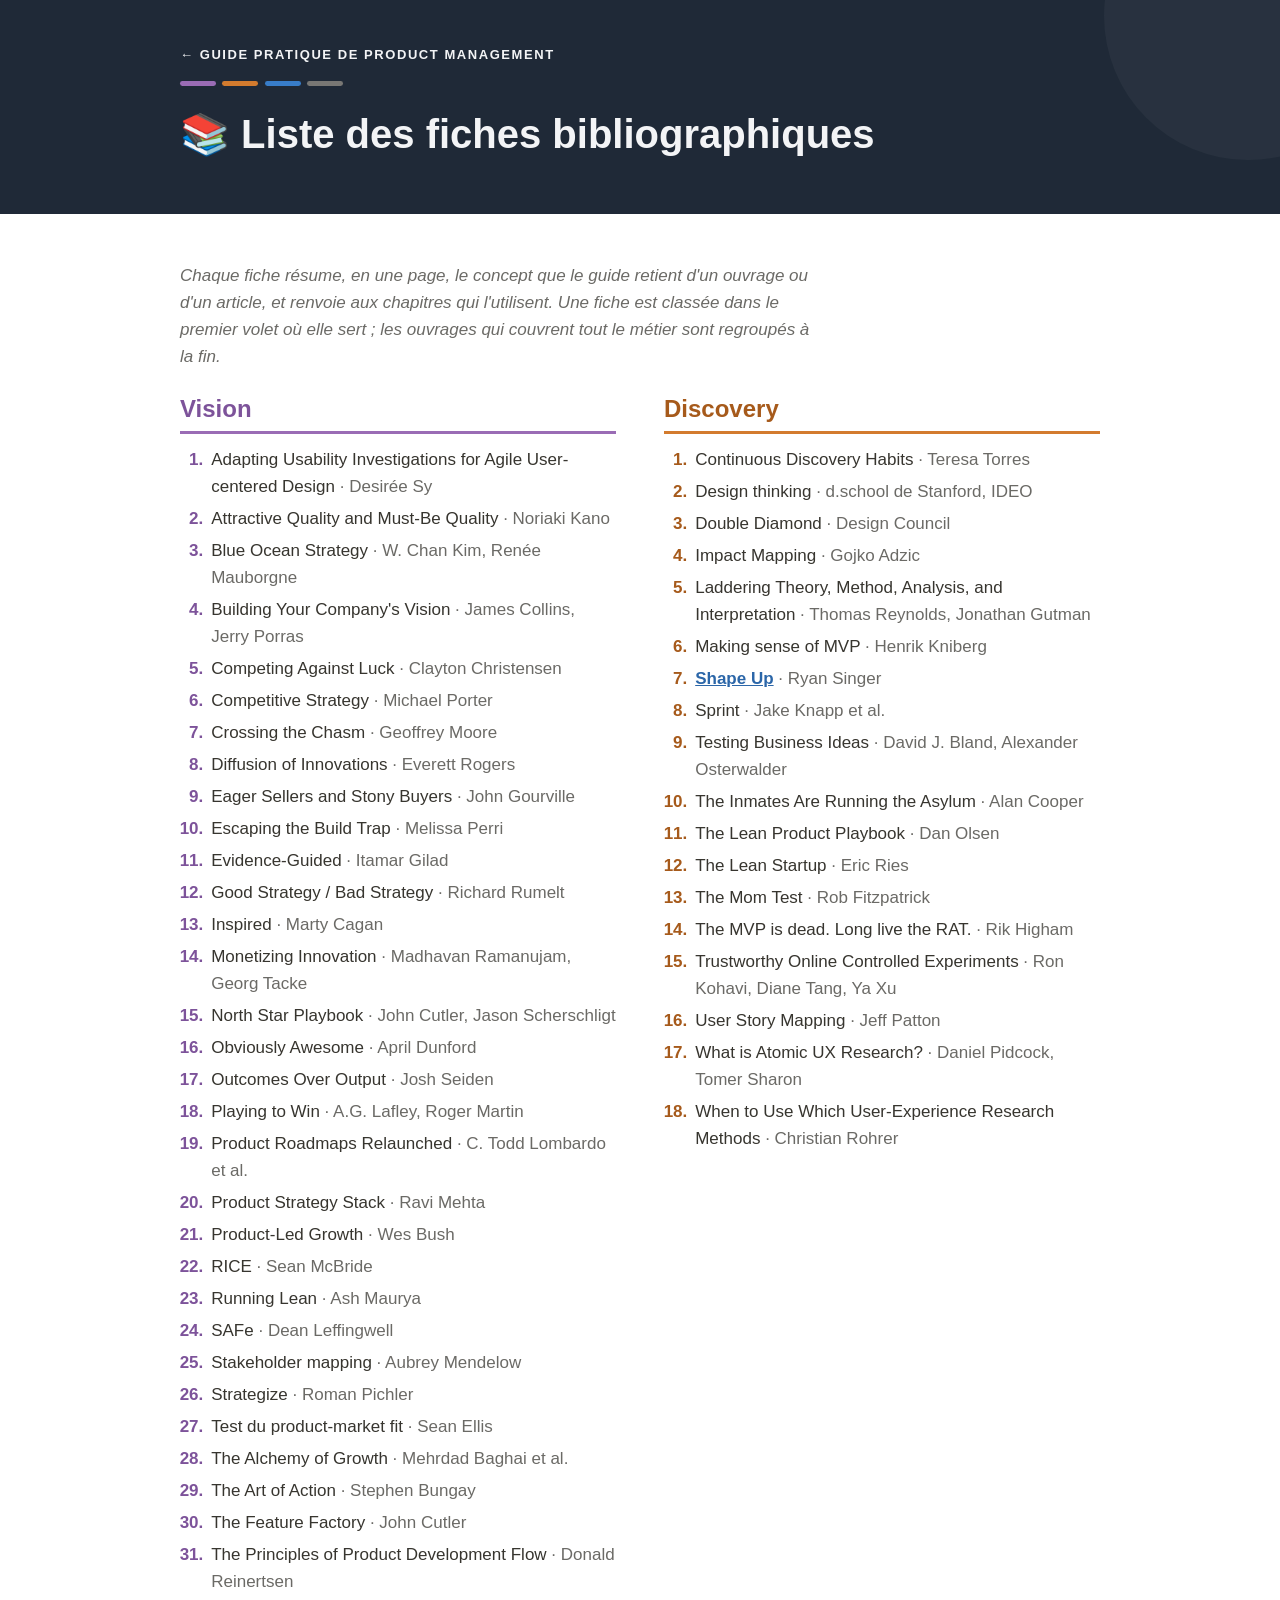
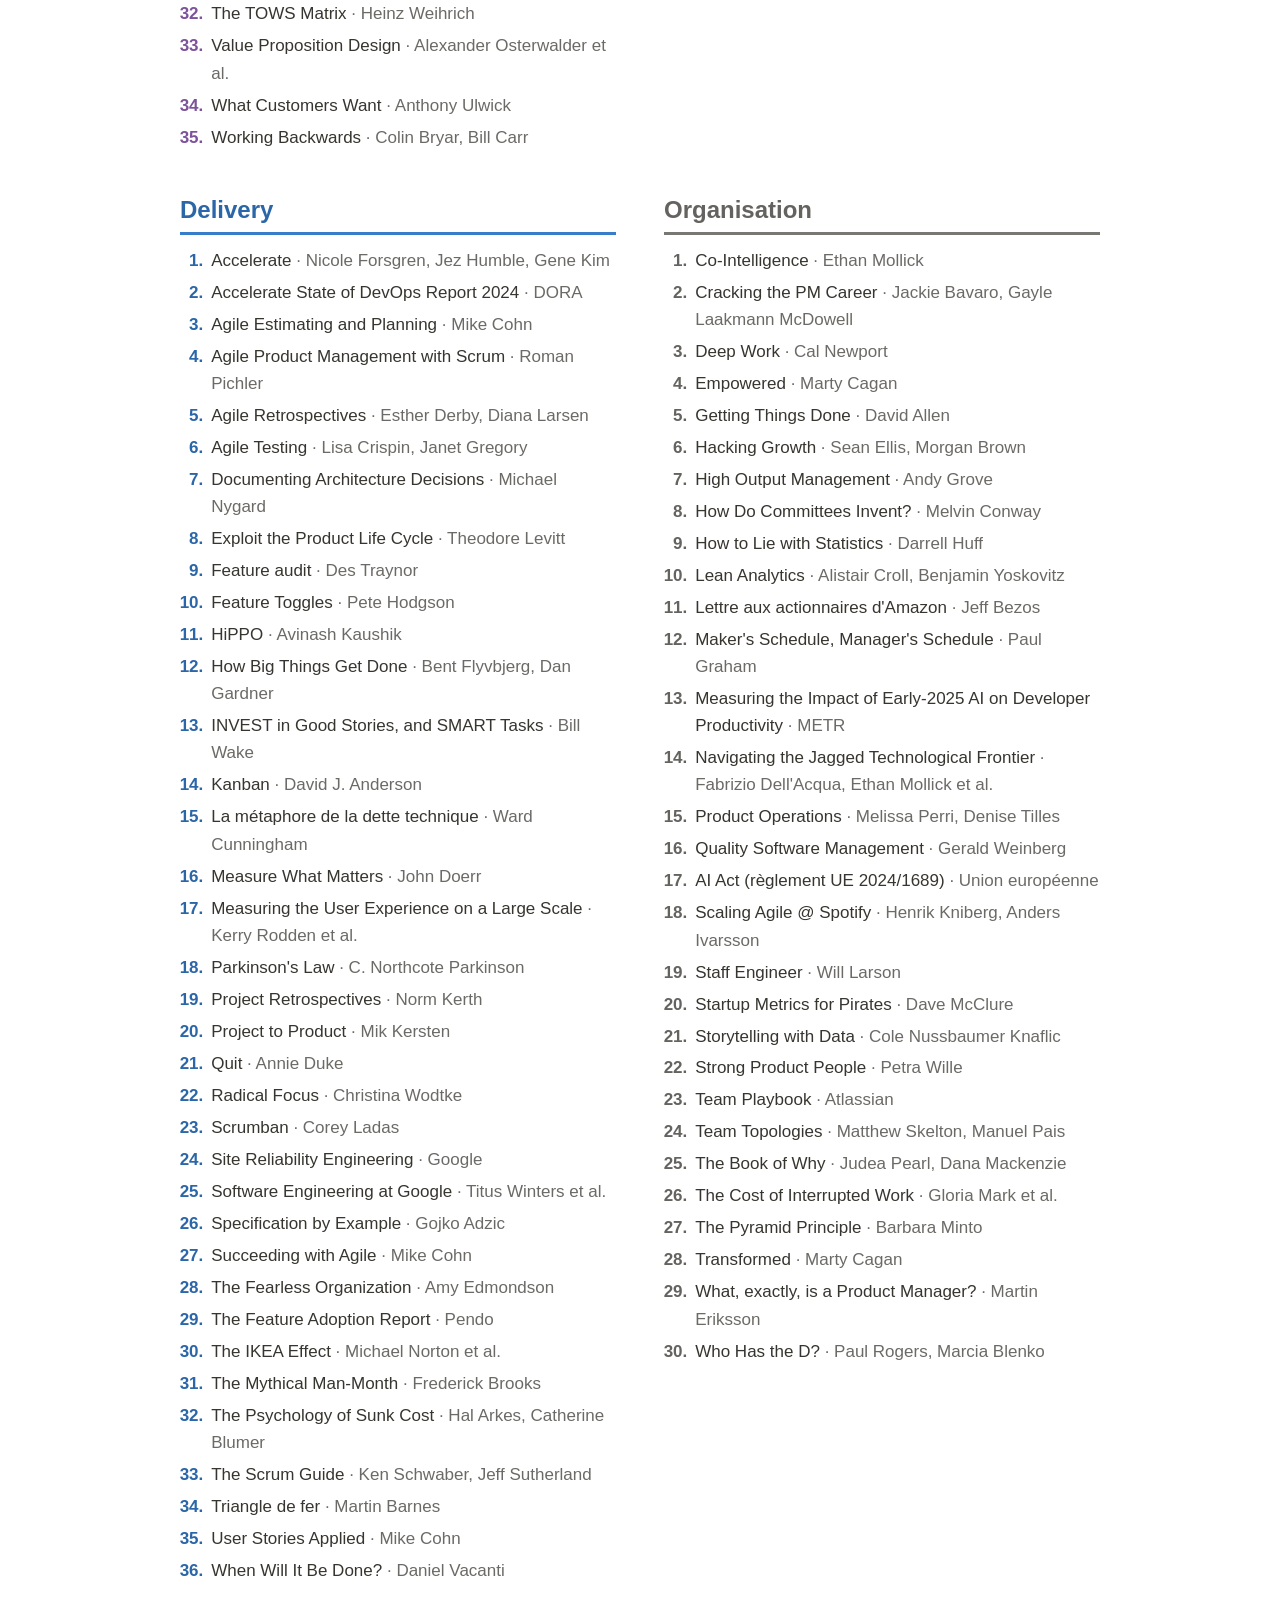
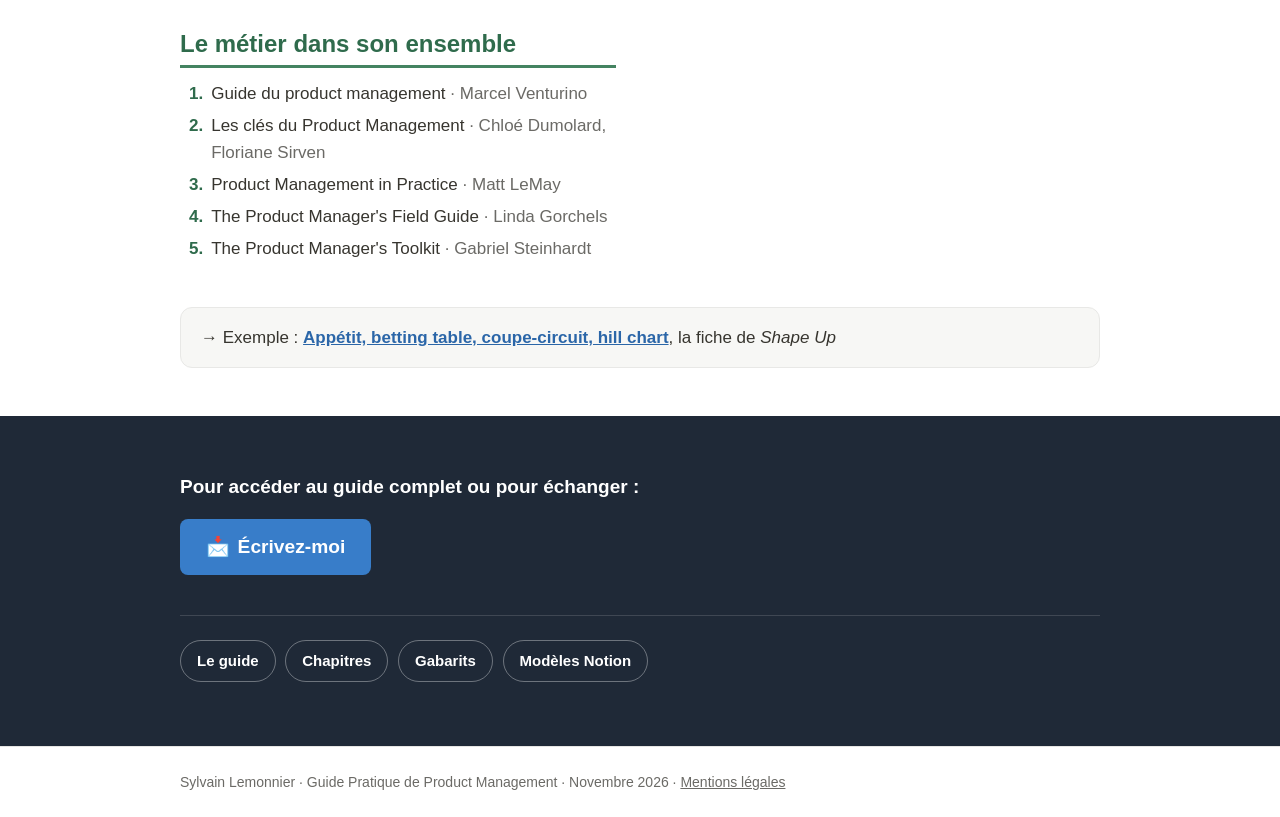
<file: fiches/index.html>
<!doctype html>
<html lang="fr">
<head>
  <meta charset="utf-8">
  <meta name="viewport" content="width=device-width, initial-scale=1">

  <title>Les fiches bibliographiques · Guide Pratique de Product Management</title>
  <meta name="description" content="Les ouvrages et articles de référence du Guide Pratique de Product Management, chacun résumé en une fiche : Cagan, Torres, Perri, Singer, Patton…">
  <meta name="author" content="Sylvain Lemonnier">
  <link rel="canonical" href="https://sylvain-lemonnier.fr/fiches/">

  <meta property="og:type" content="website">
  <meta property="og:locale" content="fr_FR">
  <meta property="og:site_name" content="Guide Pratique de Product Management">
  <meta property="og:title" content="Les fiches bibliographiques · Guide Pratique de Product Management">
  <meta property="og:description" content="Les ouvrages et articles de référence du Guide Pratique de Product Management, chacun résumé en une fiche : Cagan, Torres, Perri, Singer, Patton…">
  <meta property="og:url" content="https://sylvain-lemonnier.fr/fiches/">
  <meta property="og:image" content="https://sylvain-lemonnier.fr/images/apercu-linkedin.jpg">
  <meta property="og:image:width" content="1200">
  <meta property="og:image:height" content="627">
  <meta property="og:image:alt" content="Guide Pratique de Product Management, par Sylvain Lemonnier">
  <meta name="twitter:card" content="summary_large_image">

  <link rel="icon" href="/favicon.svg" type="image/svg+xml">
  <link rel="apple-touch-icon" href="/apple-touch-icon.png">
  <link rel="stylesheet" href="/css/style.css">
</head>
<body>

  <a class="lien-evitement" href="#contenu">Aller au contenu</a>

  <header class="entete-page">
    <div class="conteneur">
      <a class="entete-page__retour" href="/">← Guide Pratique de Product Management</a>
      <div class="hero__volets" aria-hidden="true">
        <span class="volet volet--vision"></span>
        <span class="volet volet--discovery"></span>
        <span class="volet volet--delivery"></span>
        <span class="volet volet--organisation"></span>
      </div>
      <h1 class="entete-page__titre"><span aria-hidden="true">📚</span> Liste des fiches bibliographiques</h1>
    </div>
  </header>

  <main id="contenu" tabindex="-1">

    <section class="section section--premiere" aria-label="Liste des fiches bibliographiques">
      <div class="conteneur">
        <p class="section__texte inventaire__intro">Chaque fiche résume, en une page, le concept que le guide retient d'un ouvrage ou d'un article, et renvoie aux chapitres qui l'utilisent. Une fiche est classée dans le premier volet où elle sert&nbsp;; les ouvrages qui couvrent tout le métier sont regroupés à la fin.</p>

        <div class="inventaire">
        <section class="inventaire__volet famille--vision" aria-labelledby="volet-vision">
          <h2 id="volet-vision" class="inventaire__titre">Vision</h2>
          <ol class="inventaire__liste">
            <li>Adapting Usability Investigations for Agile User-centered Design <span class="inventaire__note">· Desirée Sy</span></li>
            <li>Attractive Quality and Must-Be Quality <span class="inventaire__note">· Noriaki Kano</span></li>
            <li>Blue Ocean Strategy <span class="inventaire__note">· W. Chan Kim, Renée Mauborgne</span></li>
            <li>Building Your Company's Vision <span class="inventaire__note">· James Collins, Jerry Porras</span></li>
            <li>Competing Against Luck <span class="inventaire__note">· Clayton Christensen</span></li>
            <li>Competitive Strategy <span class="inventaire__note">· Michael Porter</span></li>
            <li>Crossing the Chasm <span class="inventaire__note">· Geoffrey Moore</span></li>
            <li>Diffusion of Innovations <span class="inventaire__note">· Everett Rogers</span></li>
            <li>Eager Sellers and Stony Buyers <span class="inventaire__note">· John Gourville</span></li>
            <li>Escaping the Build Trap <span class="inventaire__note">· Melissa Perri</span></li>
            <li>Evidence-Guided <span class="inventaire__note">· Itamar Gilad</span></li>
            <li>Good Strategy / Bad Strategy <span class="inventaire__note">· Richard Rumelt</span></li>
            <li>Inspired <span class="inventaire__note">· Marty Cagan</span></li>
            <li>Monetizing Innovation <span class="inventaire__note">· Madhavan Ramanujam, Georg Tacke</span></li>
            <li>North Star Playbook <span class="inventaire__note">· John Cutler, Jason Scherschligt</span></li>
            <li>Obviously Awesome <span class="inventaire__note">· April Dunford</span></li>
            <li>Outcomes Over Output <span class="inventaire__note">· Josh Seiden</span></li>
            <li>Playing to Win <span class="inventaire__note">· A.G. Lafley, Roger Martin</span></li>
            <li>Product Roadmaps Relaunched <span class="inventaire__note">· C. Todd Lombardo et al.</span></li>
            <li>Product Strategy Stack <span class="inventaire__note">· Ravi Mehta</span></li>
            <li>Product-Led Growth <span class="inventaire__note">· Wes Bush</span></li>
            <li>RICE <span class="inventaire__note">· Sean McBride</span></li>
            <li>Running Lean <span class="inventaire__note">· Ash Maurya</span></li>
            <li>SAFe <span class="inventaire__note">· Dean Leffingwell</span></li>
            <li>Stakeholder mapping <span class="inventaire__note">· Aubrey Mendelow</span></li>
            <li>Strategize <span class="inventaire__note">· Roman Pichler</span></li>
            <li>Test du product-market fit <span class="inventaire__note">· Sean Ellis</span></li>
            <li>The Alchemy of Growth <span class="inventaire__note">· Mehrdad Baghai et al.</span></li>
            <li>The Art of Action <span class="inventaire__note">· Stephen Bungay</span></li>
            <li>The Feature Factory <span class="inventaire__note">· John Cutler</span></li>
            <li>The Principles of Product Development Flow <span class="inventaire__note">· Donald Reinertsen</span></li>
            <li>The TOWS Matrix <span class="inventaire__note">· Heinz Weihrich</span></li>
            <li>Value Proposition Design <span class="inventaire__note">· Alexander Osterwalder et al.</span></li>
            <li>What Customers Want <span class="inventaire__note">· Anthony Ulwick</span></li>
            <li>Working Backwards <span class="inventaire__note">· Colin Bryar, Bill Carr</span></li>
          </ol>
        </section>

        <section class="inventaire__volet famille--discovery" aria-labelledby="volet-discovery">
          <h2 id="volet-discovery" class="inventaire__titre">Discovery</h2>
          <ol class="inventaire__liste">
            <li>Continuous Discovery Habits <span class="inventaire__note">· Teresa Torres</span></li>
            <li>Design thinking <span class="inventaire__note">· d.school de Stanford, IDEO</span></li>
            <li>Double Diamond <span class="inventaire__note">· Design Council</span></li>
            <li>Impact Mapping <span class="inventaire__note">· Gojko Adzic</span></li>
            <li>Laddering Theory, Method, Analysis, and Interpretation <span class="inventaire__note">· Thomas Reynolds, Jonathan Gutman</span></li>
            <li>Making sense of MVP <span class="inventaire__note">· Henrik Kniberg</span></li>
            <li><a href="/exemples/shape-up/">Shape Up</a> <span class="inventaire__note">· Ryan Singer</span></li>
            <li>Sprint <span class="inventaire__note">· Jake Knapp et al.</span></li>
            <li>Testing Business Ideas <span class="inventaire__note">· David J. Bland, Alexander Osterwalder</span></li>
            <li>The Inmates Are Running the Asylum <span class="inventaire__note">· Alan Cooper</span></li>
            <li>The Lean Product Playbook <span class="inventaire__note">· Dan Olsen</span></li>
            <li>The Lean Startup <span class="inventaire__note">· Eric Ries</span></li>
            <li>The Mom Test <span class="inventaire__note">· Rob Fitzpatrick</span></li>
            <li>The MVP is dead. Long live the RAT. <span class="inventaire__note">· Rik Higham</span></li>
            <li>Trustworthy Online Controlled Experiments <span class="inventaire__note">· Ron Kohavi, Diane Tang, Ya Xu</span></li>
            <li>User Story Mapping <span class="inventaire__note">· Jeff Patton</span></li>
            <li>What is Atomic UX Research? <span class="inventaire__note">· Daniel Pidcock, Tomer Sharon</span></li>
            <li>When to Use Which User-Experience Research Methods <span class="inventaire__note">· Christian Rohrer</span></li>
          </ol>
        </section>

        <section class="inventaire__volet famille--delivery" aria-labelledby="volet-delivery">
          <h2 id="volet-delivery" class="inventaire__titre">Delivery</h2>
          <ol class="inventaire__liste">
            <li>Accelerate <span class="inventaire__note">· Nicole Forsgren, Jez Humble, Gene Kim</span></li>
            <li>Accelerate State of DevOps Report 2024 <span class="inventaire__note">· DORA</span></li>
            <li>Agile Estimating and Planning <span class="inventaire__note">· Mike Cohn</span></li>
            <li>Agile Product Management with Scrum <span class="inventaire__note">· Roman Pichler</span></li>
            <li>Agile Retrospectives <span class="inventaire__note">· Esther Derby, Diana Larsen</span></li>
            <li>Agile Testing <span class="inventaire__note">· Lisa Crispin, Janet Gregory</span></li>
            <li>Documenting Architecture Decisions <span class="inventaire__note">· Michael Nygard</span></li>
            <li>Exploit the Product Life Cycle <span class="inventaire__note">· Theodore Levitt</span></li>
            <li>Feature audit <span class="inventaire__note">· Des Traynor</span></li>
            <li>Feature Toggles <span class="inventaire__note">· Pete Hodgson</span></li>
            <li>HiPPO <span class="inventaire__note">· Avinash Kaushik</span></li>
            <li>How Big Things Get Done <span class="inventaire__note">· Bent Flyvbjerg, Dan Gardner</span></li>
            <li>INVEST in Good Stories, and SMART Tasks <span class="inventaire__note">· Bill Wake</span></li>
            <li>Kanban <span class="inventaire__note">· David J. Anderson</span></li>
            <li>La métaphore de la dette technique <span class="inventaire__note">· Ward Cunningham</span></li>
            <li>Measure What Matters <span class="inventaire__note">· John Doerr</span></li>
            <li>Measuring the User Experience on a Large Scale <span class="inventaire__note">· Kerry Rodden et al.</span></li>
            <li>Parkinson's Law <span class="inventaire__note">· C. Northcote Parkinson</span></li>
            <li>Project Retrospectives <span class="inventaire__note">· Norm Kerth</span></li>
            <li>Project to Product <span class="inventaire__note">· Mik Kersten</span></li>
            <li>Quit <span class="inventaire__note">· Annie Duke</span></li>
            <li>Radical Focus <span class="inventaire__note">· Christina Wodtke</span></li>
            <li>Scrumban <span class="inventaire__note">· Corey Ladas</span></li>
            <li>Site Reliability Engineering <span class="inventaire__note">· Google</span></li>
            <li>Software Engineering at Google <span class="inventaire__note">· Titus Winters et al.</span></li>
            <li>Specification by Example <span class="inventaire__note">· Gojko Adzic</span></li>
            <li>Succeeding with Agile <span class="inventaire__note">· Mike Cohn</span></li>
            <li>The Fearless Organization <span class="inventaire__note">· Amy Edmondson</span></li>
            <li>The Feature Adoption Report <span class="inventaire__note">· Pendo</span></li>
            <li>The IKEA Effect <span class="inventaire__note">· Michael Norton et al.</span></li>
            <li>The Mythical Man-Month <span class="inventaire__note">· Frederick Brooks</span></li>
            <li>The Psychology of Sunk Cost <span class="inventaire__note">· Hal Arkes, Catherine Blumer</span></li>
            <li>The Scrum Guide <span class="inventaire__note">· Ken Schwaber, Jeff Sutherland</span></li>
            <li>Triangle de fer <span class="inventaire__note">· Martin Barnes</span></li>
            <li>User Stories Applied <span class="inventaire__note">· Mike Cohn</span></li>
            <li>When Will It Be Done? <span class="inventaire__note">· Daniel Vacanti</span></li>
          </ol>
        </section>

        <section class="inventaire__volet famille--organisation" aria-labelledby="volet-organisation">
          <h2 id="volet-organisation" class="inventaire__titre">Organisation</h2>
          <ol class="inventaire__liste">
            <li>Co-Intelligence <span class="inventaire__note">· Ethan Mollick</span></li>
            <li>Cracking the PM Career <span class="inventaire__note">· Jackie Bavaro, Gayle Laakmann McDowell</span></li>
            <li>Deep Work <span class="inventaire__note">· Cal Newport</span></li>
            <li>Empowered <span class="inventaire__note">· Marty Cagan</span></li>
            <li>Getting Things Done <span class="inventaire__note">· David Allen</span></li>
            <li>Hacking Growth <span class="inventaire__note">· Sean Ellis, Morgan Brown</span></li>
            <li>High Output Management <span class="inventaire__note">· Andy Grove</span></li>
            <li>How Do Committees Invent? <span class="inventaire__note">· Melvin Conway</span></li>
            <li>How to Lie with Statistics <span class="inventaire__note">· Darrell Huff</span></li>
            <li>Lean Analytics <span class="inventaire__note">· Alistair Croll, Benjamin Yoskovitz</span></li>
            <li>Lettre aux actionnaires d'Amazon <span class="inventaire__note">· Jeff Bezos</span></li>
            <li>Maker's Schedule, Manager's Schedule <span class="inventaire__note">· Paul Graham</span></li>
            <li>Measuring the Impact of Early-2025 AI on Developer Productivity <span class="inventaire__note">· METR</span></li>
            <li>Navigating the Jagged Technological Frontier <span class="inventaire__note">· Fabrizio Dell'Acqua, Ethan Mollick et al.</span></li>
            <li>Product Operations <span class="inventaire__note">· Melissa Perri, Denise Tilles</span></li>
            <li>Quality Software Management <span class="inventaire__note">· Gerald Weinberg</span></li>
            <li>AI Act (règlement UE 2024/1689) <span class="inventaire__note">· Union européenne</span></li>
            <li>Scaling Agile @ Spotify <span class="inventaire__note">· Henrik Kniberg, Anders Ivarsson</span></li>
            <li>Staff Engineer <span class="inventaire__note">· Will Larson</span></li>
            <li>Startup Metrics for Pirates <span class="inventaire__note">· Dave McClure</span></li>
            <li>Storytelling with Data <span class="inventaire__note">· Cole Nussbaumer Knaflic</span></li>
            <li>Strong Product People <span class="inventaire__note">· Petra Wille</span></li>
            <li>Team Playbook <span class="inventaire__note">· Atlassian</span></li>
            <li>Team Topologies <span class="inventaire__note">· Matthew Skelton, Manuel Pais</span></li>
            <li>The Book of Why <span class="inventaire__note">· Judea Pearl, Dana Mackenzie</span></li>
            <li>The Cost of Interrupted Work <span class="inventaire__note">· Gloria Mark et al.</span></li>
            <li>The Pyramid Principle <span class="inventaire__note">· Barbara Minto</span></li>
            <li>Transformed <span class="inventaire__note">· Marty Cagan</span></li>
            <li>What, exactly, is a Product Manager? <span class="inventaire__note">· Martin Eriksson</span></li>
            <li>Who Has the D? <span class="inventaire__note">· Paul Rogers, Marcia Blenko</span></li>
          </ol>
        </section>

        <section class="inventaire__volet famille--metier" aria-labelledby="volet-metier">
          <h2 id="volet-metier" class="inventaire__titre">Le métier dans son ensemble</h2>
          <ol class="inventaire__liste">
            <li>Guide du product management <span class="inventaire__note">· Marcel Venturino</span></li>
            <li>Les clés du Product Management <span class="inventaire__note">· Chloé Dumolard, Floriane Sirven</span></li>
            <li>Product Management in Practice <span class="inventaire__note">· Matt LeMay</span></li>
            <li>The Product Manager's Field Guide <span class="inventaire__note">· Linda Gorchels</span></li>
            <li>The Product Manager's Toolkit <span class="inventaire__note">· Gabriel Steinhardt</span></li>
          </ol>
        </section>
        </div>

        <p class="inventaire__exemple"><span aria-hidden="true">→</span> Exemple&nbsp;: <a href="/exemples/shape-up/">Appétit, betting table, coupe-circuit, hill chart</a>, la fiche de <em>Shape Up</em></p>
      </div>
    </section>

    <section class="section section--nuit" aria-label="Contact et liens">
      <div class="conteneur">
        <div class="appel">
          <p class="appel__texte">Pour accéder au guide complet ou pour échanger&nbsp;:</p>
          <a class="bouton" href="/contact/">
            <span aria-hidden="true">📩</span> Écrivez-moi
          </a>
        </div>

        <ul class="liens">
          <li><a class="lien-interne" href="/">Le guide</a></li>
          <li><a class="lien-interne" href="/chapitres/">Chapitres</a></li>
          <li><a class="lien-interne" href="/gabarits/">Gabarits</a></li>
          <li><a class="lien-interne" href="/modeles/">Modèles Notion</a></li>
        </ul>
      </div>
    </section>

  </main>

  <footer class="pied">
    <div class="conteneur">
      <p>Sylvain Lemonnier · Guide Pratique de Product Management · Novembre 2026 · <a href="/mentions-legales/">Mentions légales</a></p>
    </div>
  </footer>

  <!-- Mesure d'audience anonyme, sans cookie (GoatCounter) -->
  <script data-goatcounter="https://sylvain-lemonnier.goatcounter.com/count"
          async src="https://gc.zgo.at/count.js"></script>
</body>
</html>
</file>
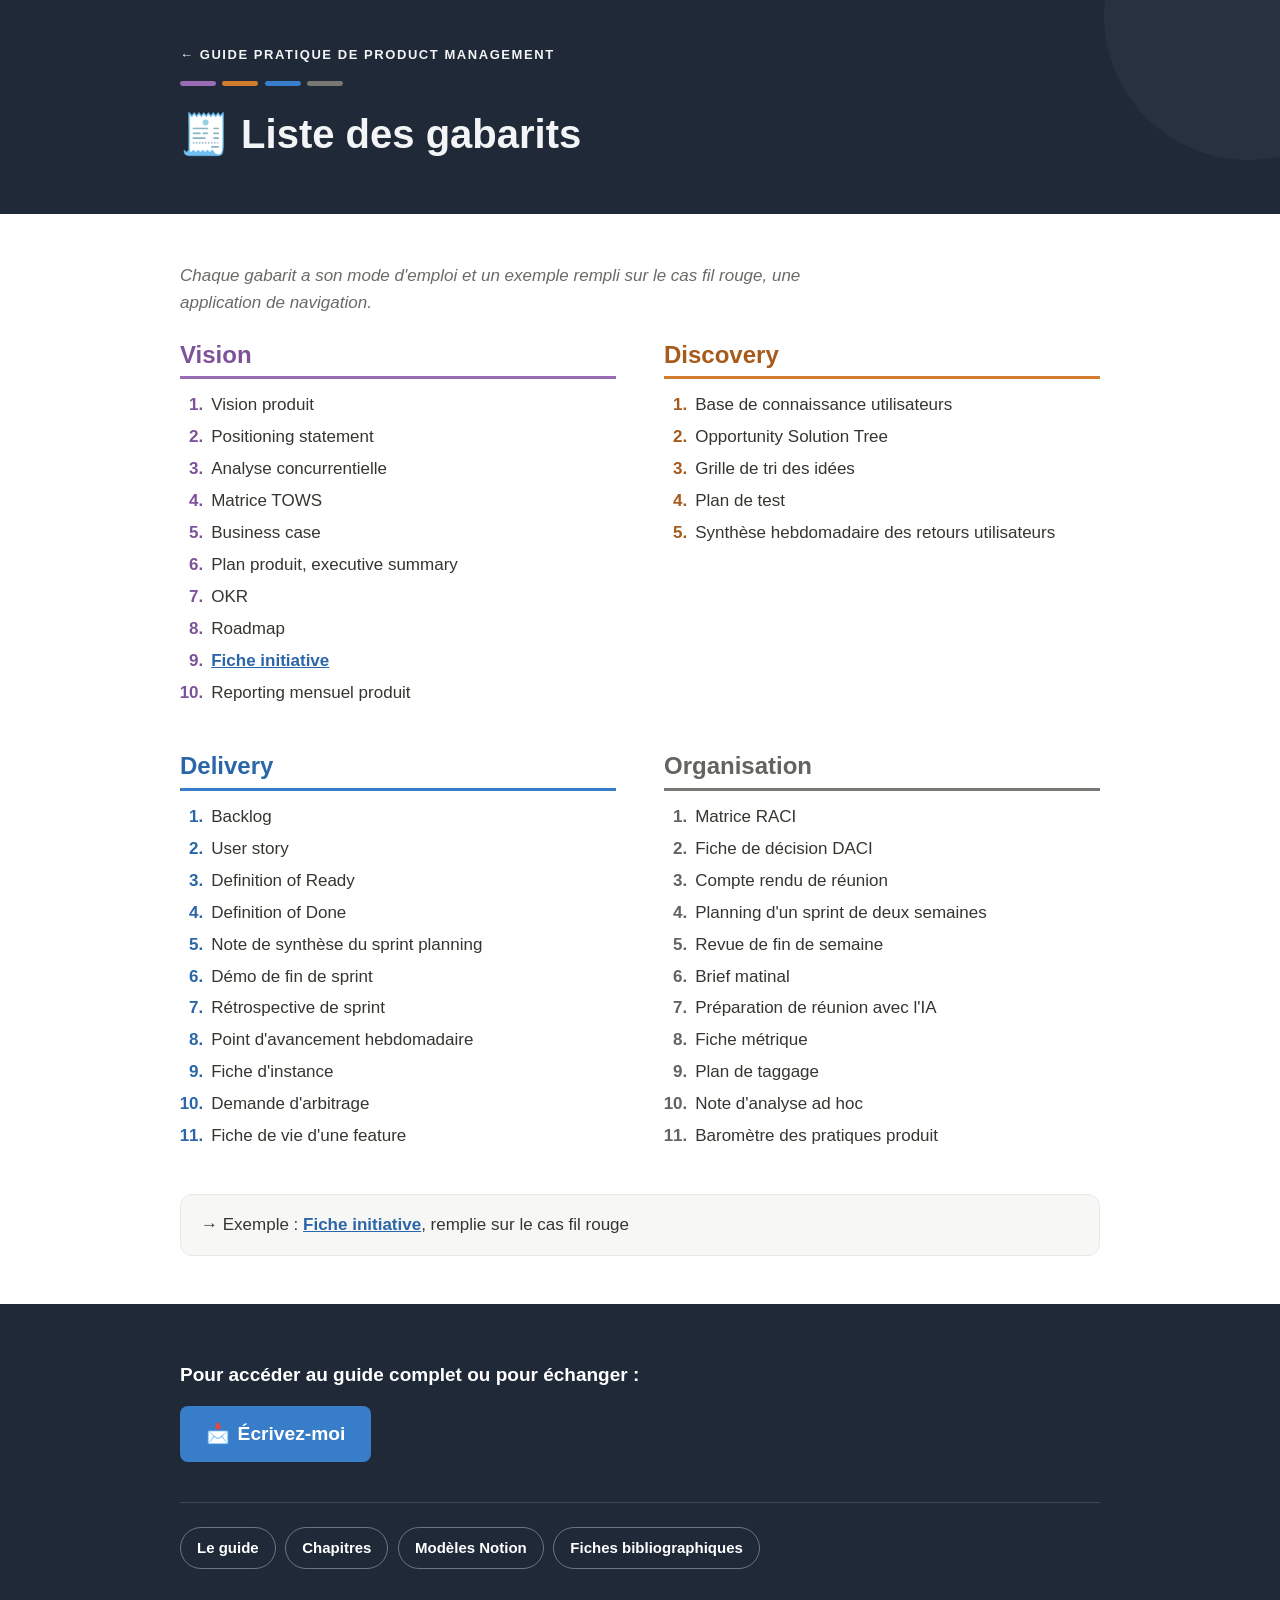
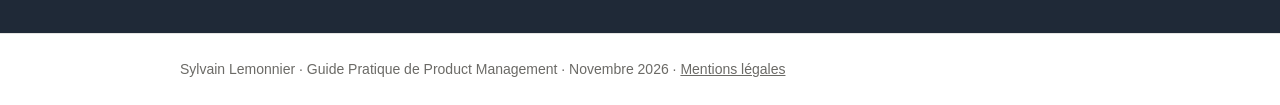
<file: gabarits/index.html>
<!doctype html>
<html lang="fr">
<head>
  <meta charset="utf-8">
  <meta name="viewport" content="width=device-width, initial-scale=1">

  <title>Les 37 gabarits · Guide Pratique de Product Management</title>
  <meta name="description" content="Les 37 gabarits du Guide Pratique de Product Management : vision, roadmap, fiche initiative, user story, démo, rétrospective, compte rendu…">
  <meta name="author" content="Sylvain Lemonnier">
  <link rel="canonical" href="https://sylvain-lemonnier.fr/gabarits/">

  <meta property="og:type" content="website">
  <meta property="og:locale" content="fr_FR">
  <meta property="og:site_name" content="Guide Pratique de Product Management">
  <meta property="og:title" content="Les 37 gabarits · Guide Pratique de Product Management">
  <meta property="og:description" content="Les 37 gabarits du Guide Pratique de Product Management : vision, roadmap, fiche initiative, user story, démo, rétrospective, compte rendu…">
  <meta property="og:url" content="https://sylvain-lemonnier.fr/gabarits/">
  <meta property="og:image" content="https://sylvain-lemonnier.fr/images/apercu-linkedin.jpg">
  <meta property="og:image:width" content="1200">
  <meta property="og:image:height" content="627">
  <meta property="og:image:alt" content="Guide Pratique de Product Management, par Sylvain Lemonnier">
  <meta name="twitter:card" content="summary_large_image">

  <link rel="icon" href="/favicon.svg" type="image/svg+xml">
  <link rel="apple-touch-icon" href="/apple-touch-icon.png">
  <link rel="stylesheet" href="/css/style.css">
</head>
<body>

  <a class="lien-evitement" href="#contenu">Aller au contenu</a>

  <header class="entete-page">
    <div class="conteneur">
      <a class="entete-page__retour" href="/">← Guide Pratique de Product Management</a>
      <div class="hero__volets" aria-hidden="true">
        <span class="volet volet--vision"></span>
        <span class="volet volet--discovery"></span>
        <span class="volet volet--delivery"></span>
        <span class="volet volet--organisation"></span>
      </div>
      <h1 class="entete-page__titre"><span aria-hidden="true">🧾</span> Liste des gabarits</h1>
    </div>
  </header>

  <main id="contenu" tabindex="-1">

    <section class="section section--premiere" aria-label="Liste des gabarits">
      <div class="conteneur">
        <p class="section__texte inventaire__intro">Chaque gabarit a son mode d'emploi et un exemple rempli sur le cas fil rouge, une application de navigation.</p>

        <div class="inventaire">
        <section class="inventaire__volet famille--vision" aria-labelledby="volet-vision">
          <h2 id="volet-vision" class="inventaire__titre">Vision</h2>
          <ol class="inventaire__liste">
            <li>Vision produit</li>
            <li>Positioning statement</li>
            <li>Analyse concurrentielle</li>
            <li>Matrice TOWS</li>
            <li>Business case</li>
            <li>Plan produit, executive summary</li>
            <li>OKR</li>
            <li>Roadmap</li>
            <li><a href="/exemples/fiche-initiative/">Fiche initiative</a></li>
            <li>Reporting mensuel produit</li>
          </ol>
        </section>

        <section class="inventaire__volet famille--discovery" aria-labelledby="volet-discovery">
          <h2 id="volet-discovery" class="inventaire__titre">Discovery</h2>
          <ol class="inventaire__liste">
            <li>Base de connaissance utilisateurs</li>
            <li>Opportunity Solution Tree</li>
            <li>Grille de tri des idées</li>
            <li>Plan de test</li>
            <li>Synthèse hebdomadaire des retours utilisateurs</li>
          </ol>
        </section>

        <section class="inventaire__volet famille--delivery" aria-labelledby="volet-delivery">
          <h2 id="volet-delivery" class="inventaire__titre">Delivery</h2>
          <ol class="inventaire__liste">
            <li>Backlog</li>
            <li>User story</li>
            <li>Definition of Ready</li>
            <li>Definition of Done</li>
            <li>Note de synthèse du sprint planning</li>
            <li>Démo de fin de sprint</li>
            <li>Rétrospective de sprint</li>
            <li>Point d'avancement hebdomadaire</li>
            <li>Fiche d'instance</li>
            <li>Demande d'arbitrage</li>
            <li>Fiche de vie d'une feature</li>
          </ol>
        </section>

        <section class="inventaire__volet famille--organisation" aria-labelledby="volet-organisation">
          <h2 id="volet-organisation" class="inventaire__titre">Organisation</h2>
          <ol class="inventaire__liste">
            <li>Matrice RACI</li>
            <li>Fiche de décision DACI</li>
            <li>Compte rendu de réunion</li>
            <li>Planning d'un sprint de deux semaines</li>
            <li>Revue de fin de semaine</li>
            <li>Brief matinal</li>
            <li>Préparation de réunion avec l'IA</li>
            <li>Fiche métrique</li>
            <li>Plan de taggage</li>
            <li>Note d'analyse ad hoc</li>
            <li>Baromètre des pratiques produit</li>
          </ol>
        </section>
        </div>

        <p class="inventaire__exemple"><span aria-hidden="true">→</span> Exemple&nbsp;: <a href="/exemples/fiche-initiative/">Fiche initiative</a>, remplie sur le cas fil rouge</p>
      </div>
    </section>

    <section class="section section--nuit" aria-label="Contact et liens">
      <div class="conteneur">
        <div class="appel">
          <p class="appel__texte">Pour accéder au guide complet ou pour échanger&nbsp;:</p>
          <a class="bouton" href="/contact/">
            <span aria-hidden="true">📩</span> Écrivez-moi
          </a>
        </div>

        <ul class="liens">
          <li><a class="lien-interne" href="/">Le guide</a></li>
          <li><a class="lien-interne" href="/chapitres/">Chapitres</a></li>
          <li><a class="lien-interne" href="/modeles/">Modèles Notion</a></li>
          <li><a class="lien-interne" href="/fiches/">Fiches bibliographiques</a></li>
        </ul>
      </div>
    </section>

  </main>

  <footer class="pied">
    <div class="conteneur">
      <p>Sylvain Lemonnier · Guide Pratique de Product Management · Novembre 2026 · <a href="/mentions-legales/">Mentions légales</a></p>
    </div>
  </footer>

  <!-- Mesure d'audience anonyme, sans cookie (GoatCounter) -->
  <script data-goatcounter="https://sylvain-lemonnier.goatcounter.com/count"
          async src="https://gc.zgo.at/count.js"></script>
</body>
</html>
</file>
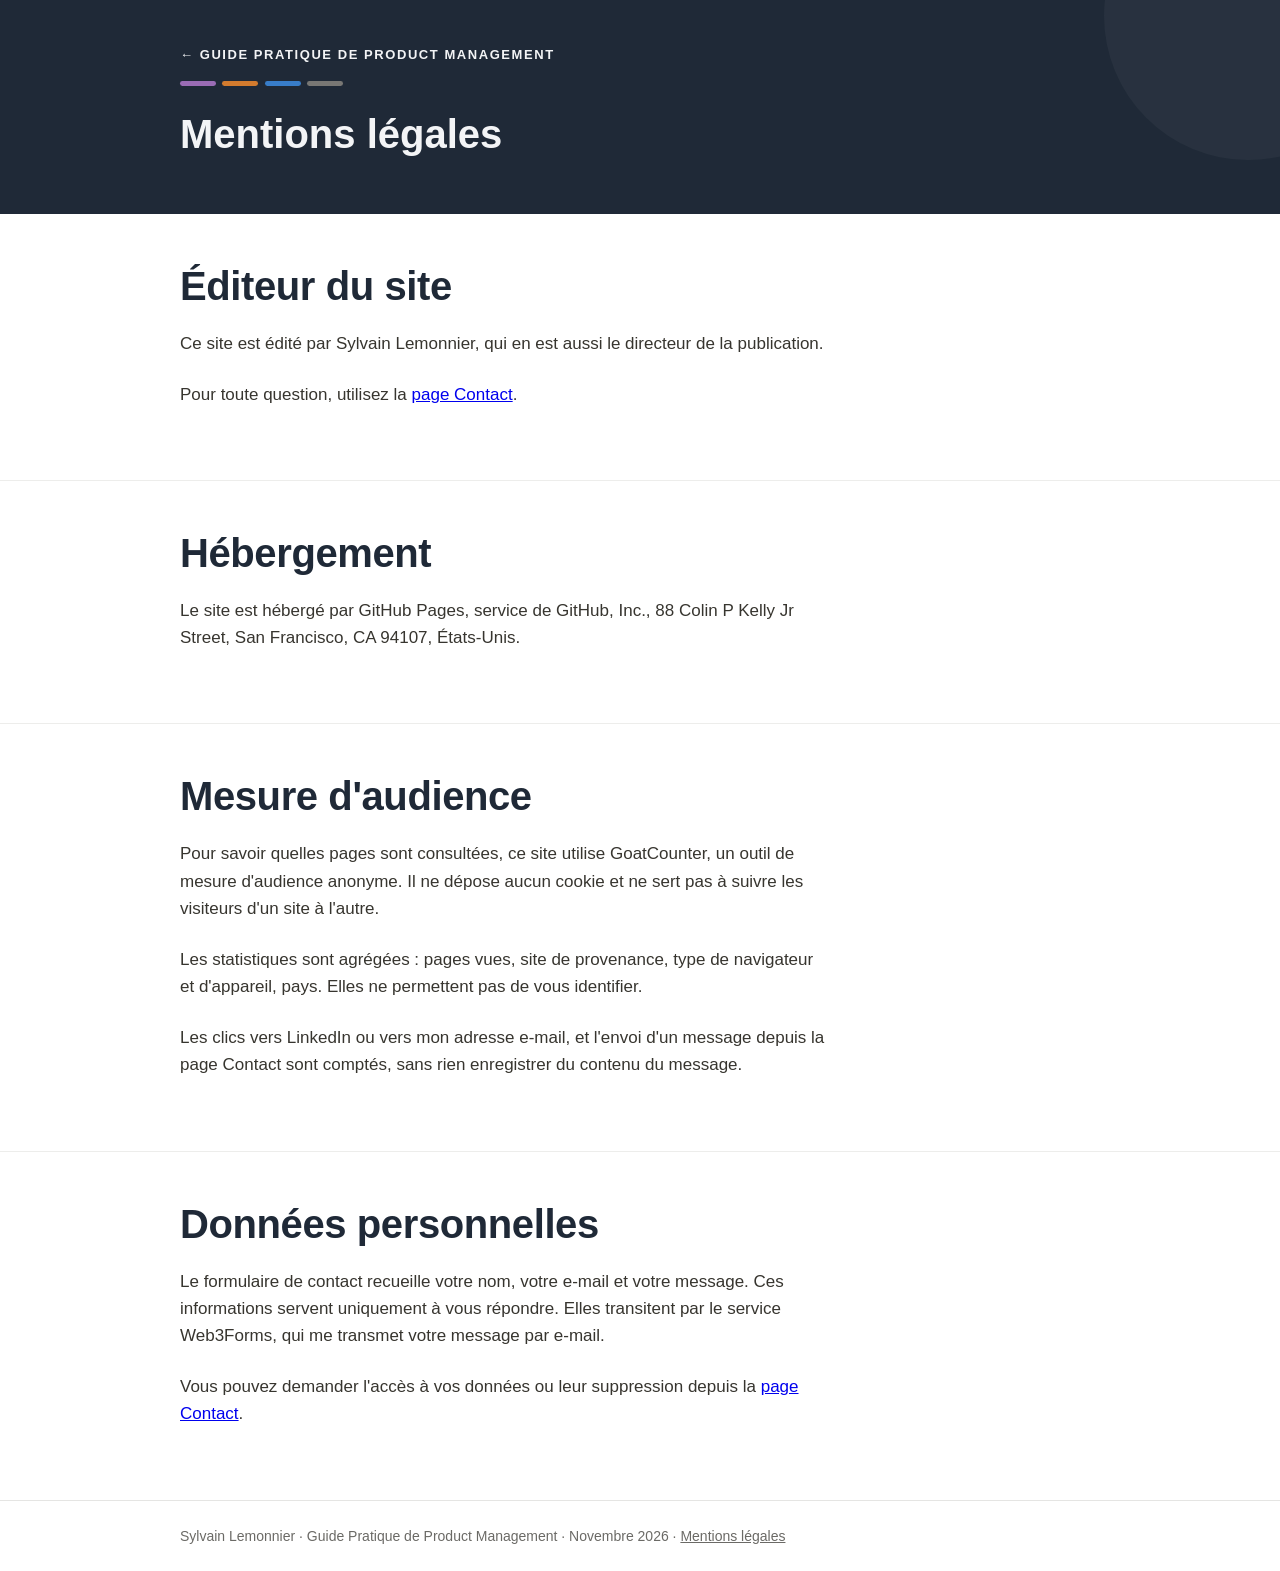
<file: mentions-legales/index.html>
<!doctype html>
<html lang="fr">
<head>
  <meta charset="utf-8">
  <meta name="viewport" content="width=device-width, initial-scale=1">

  <title>Mentions légales · Sylvain Lemonnier</title>
  <meta name="description" content="Mentions légales du site de Sylvain Lemonnier : éditeur, hébergement, mesure d'audience sans cookie et données personnelles.">
  <meta name="author" content="Sylvain Lemonnier">
  <link rel="canonical" href="https://sylvain-lemonnier.fr/mentions-legales/">

  <meta property="og:type" content="website">
  <meta property="og:locale" content="fr_FR">
  <meta property="og:site_name" content="Guide Pratique de Product Management">
  <meta property="og:title" content="Mentions légales · Sylvain Lemonnier">
  <meta property="og:description" content="Éditeur, hébergement, mesure d'audience et données personnelles.">
  <meta property="og:url" content="https://sylvain-lemonnier.fr/mentions-legales/">
  <meta property="og:image" content="https://sylvain-lemonnier.fr/images/apercu-linkedin.jpg">
  <meta property="og:image:width" content="1200">
  <meta property="og:image:height" content="627">
  <meta property="og:image:alt" content="Guide Pratique de Product Management, par Sylvain Lemonnier">
  <meta name="twitter:card" content="summary_large_image">

  <link rel="icon" href="/favicon.svg" type="image/svg+xml">
  <link rel="apple-touch-icon" href="/apple-touch-icon.png">
  <link rel="stylesheet" href="/css/style.css">
</head>
<body>

  <a class="lien-evitement" href="#contenu">Aller au contenu</a>

  <header class="entete-page">
    <div class="conteneur">
      <a class="entete-page__retour" href="/">← Guide Pratique de Product Management</a>
      <div class="hero__volets" aria-hidden="true">
        <span class="volet volet--vision"></span>
        <span class="volet volet--discovery"></span>
        <span class="volet volet--delivery"></span>
        <span class="volet volet--organisation"></span>
      </div>
      <h1 class="entete-page__titre">Mentions légales</h1>
    </div>
  </header>

  <main id="contenu" tabindex="-1">

    <section class="section section--premiere" aria-labelledby="titre-editeur">
      <div class="conteneur">
        <h2 id="titre-editeur" class="section__titre">Éditeur du site</h2>
        <p class="section__texte">Ce site est édité par Sylvain Lemonnier, qui en est aussi le directeur de la publication.</p>
        <p class="section__texte">Pour toute question, utilisez la <a href="/contact/">page Contact</a>.</p>
      </div>
    </section>

    <section class="section" aria-labelledby="titre-hebergement">
      <div class="conteneur">
        <h2 id="titre-hebergement" class="section__titre">Hébergement</h2>
        <p class="section__texte">Le site est hébergé par GitHub Pages, service de GitHub, Inc., 88 Colin P Kelly Jr Street, San Francisco, CA 94107, États-Unis.</p>
      </div>
    </section>

    <section class="section" aria-labelledby="titre-audience">
      <div class="conteneur">
        <h2 id="titre-audience" class="section__titre">Mesure d'audience</h2>
        <p class="section__texte">Pour savoir quelles pages sont consultées, ce site utilise GoatCounter, un outil de mesure d'audience anonyme. Il ne dépose aucun cookie et ne sert pas à suivre les visiteurs d'un site à l'autre.</p>
        <p class="section__texte">Les statistiques sont agrégées&nbsp;: pages vues, site de provenance, type de navigateur et d'appareil, pays. Elles ne permettent pas de vous identifier.</p>
        <p class="section__texte">Les clics vers LinkedIn ou vers mon adresse e-mail, et l'envoi d'un message depuis la page Contact sont comptés, sans rien enregistrer du contenu du message.</p>
      </div>
    </section>

    <section class="section" aria-labelledby="titre-donnees">
      <div class="conteneur">
        <h2 id="titre-donnees" class="section__titre">Données personnelles</h2>
        <p class="section__texte">Le formulaire de contact recueille votre nom, votre e-mail et votre message. Ces informations servent uniquement à vous répondre. Elles transitent par le service Web3Forms, qui me transmet votre message par e-mail.</p>
        <p class="section__texte">Vous pouvez demander l'accès à vos données ou leur suppression depuis la <a href="/contact/">page Contact</a>.</p>
      </div>
    </section>

  </main>

  <footer class="pied">
    <div class="conteneur">
      <p>Sylvain Lemonnier · Guide Pratique de Product Management · Novembre 2026 · <a href="/mentions-legales/">Mentions légales</a></p>
    </div>
  </footer>

  <!-- Mesure d'audience anonyme, sans cookie (GoatCounter) -->
  <script data-goatcounter="https://sylvain-lemonnier.goatcounter.com/count"
          async src="https://gc.zgo.at/count.js"></script>
</body>
</html>
</file>
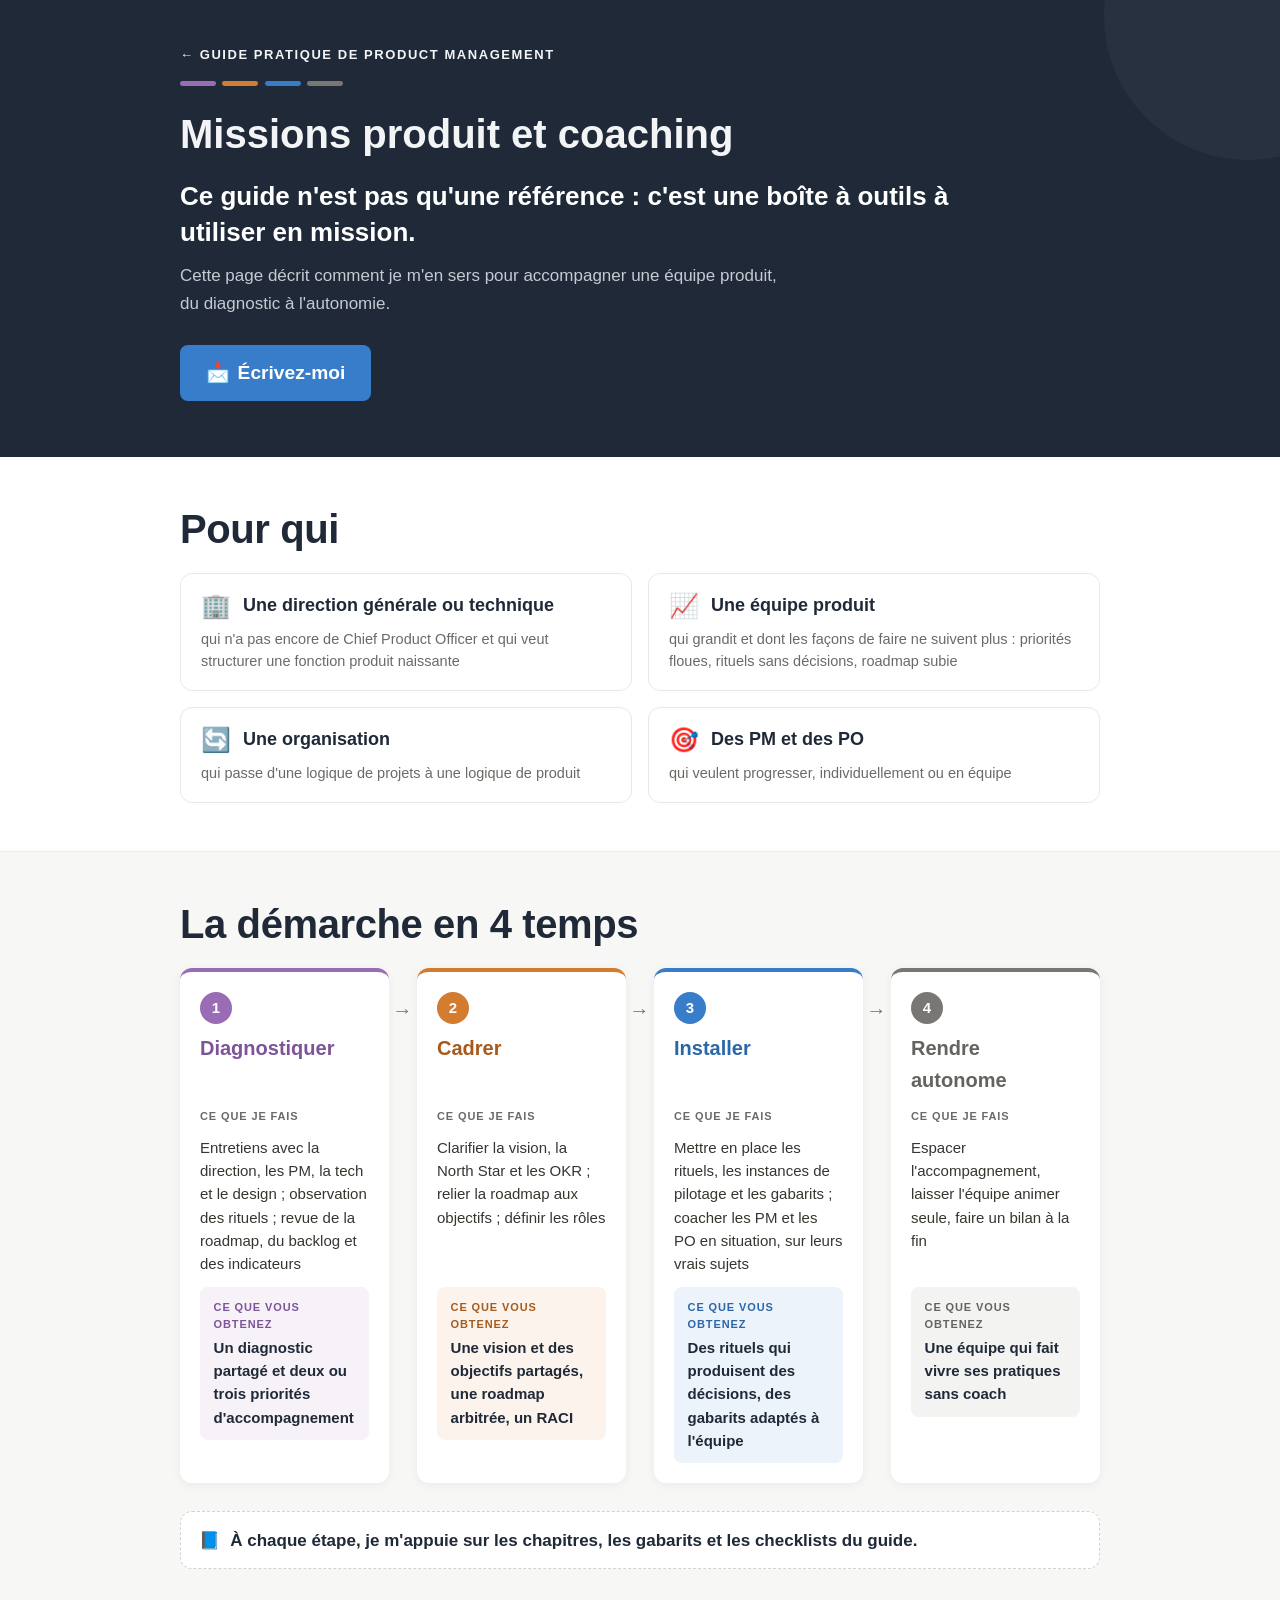
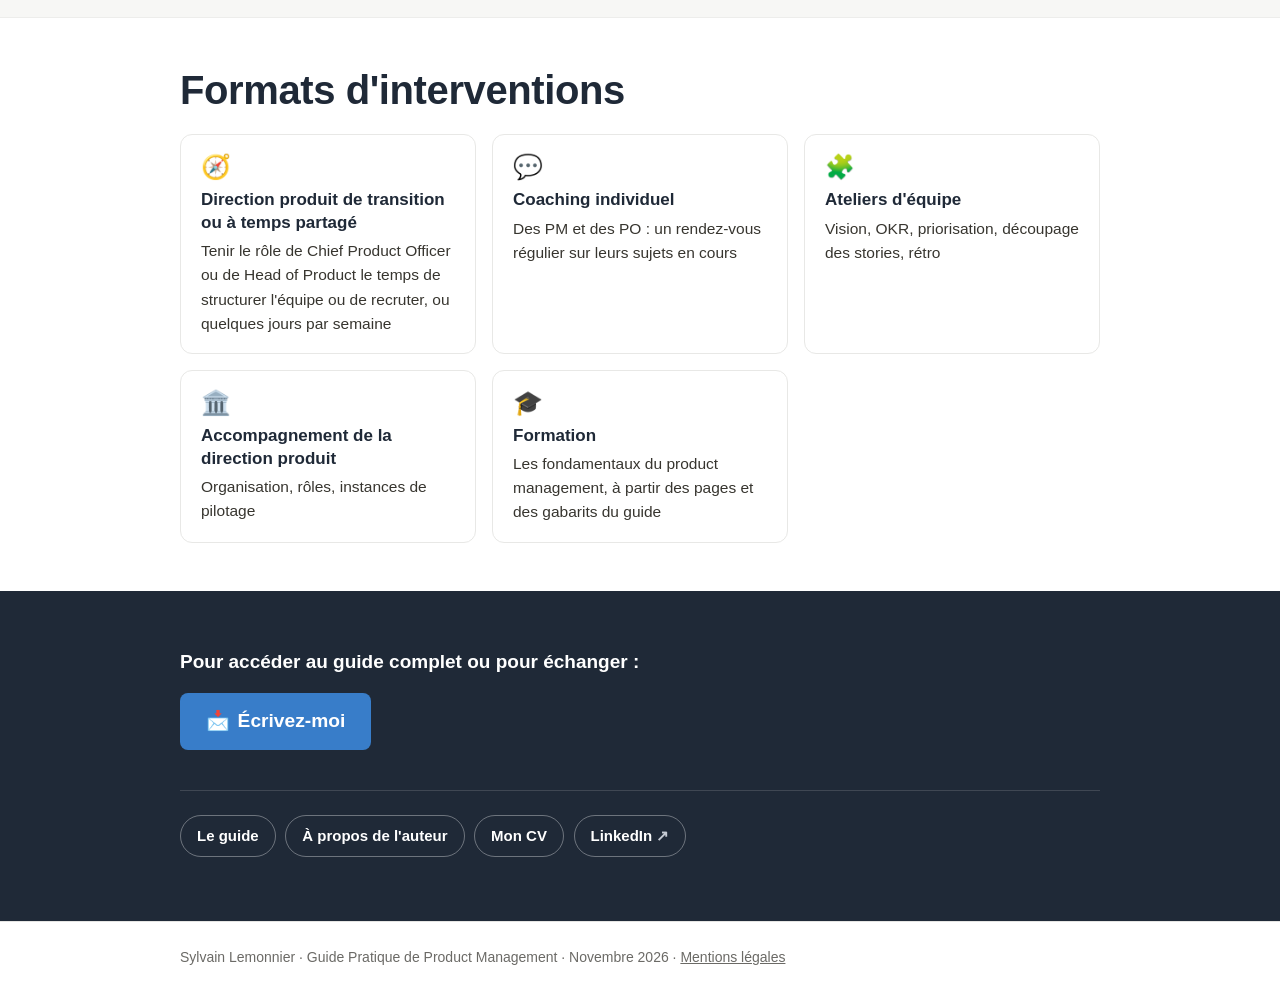
<file: missions/index.html>
<!doctype html>
<html lang="fr">
<head>
  <meta charset="utf-8">
  <meta name="viewport" content="width=device-width, initial-scale=1">

  <title>Missions produit et coaching · Sylvain Lemonnier</title>
  <meta name="description" content="Accompagner une équipe produit, du diagnostic à l'autonomie : direction produit de transition ou à temps partagé, coaching des PM et des PO, ateliers, formation.">
  <meta name="author" content="Sylvain Lemonnier">
  <link rel="canonical" href="https://sylvain-lemonnier.fr/missions/">

  <meta property="og:type" content="website">
  <meta property="og:locale" content="fr_FR">
  <meta property="og:site_name" content="Guide Pratique de Product Management">
  <meta property="og:title" content="Missions produit et coaching · Sylvain Lemonnier">
  <meta property="og:description" content="Accompagner une équipe produit, du diagnostic à l'autonomie.">
  <meta property="og:url" content="https://sylvain-lemonnier.fr/missions/">
  <meta property="og:image" content="https://sylvain-lemonnier.fr/images/apercu-linkedin.jpg">
  <meta property="og:image:width" content="1200">
  <meta property="og:image:height" content="627">
  <meta property="og:image:alt" content="Guide Pratique de Product Management, par Sylvain Lemonnier">
  <meta name="twitter:card" content="summary_large_image">

  <link rel="icon" href="/favicon.svg" type="image/svg+xml">
  <link rel="apple-touch-icon" href="/apple-touch-icon.png">
  <link rel="stylesheet" href="/css/style.css">
</head>
<body>

  <a class="lien-evitement" href="#contenu">Aller au contenu</a>

  <header class="entete-page entete-page--accroche">
    <div class="conteneur">
      <a class="entete-page__retour" href="/">← Guide Pratique de Product Management</a>
      <div class="hero__volets" aria-hidden="true">
        <span class="volet volet--vision"></span>
        <span class="volet volet--discovery"></span>
        <span class="volet volet--delivery"></span>
        <span class="volet volet--organisation"></span>
      </div>
      <h1 class="entete-page__titre">Missions produit et coaching</h1>
      <p class="entete-page__accroche">Ce guide n'est pas qu'une référence&nbsp;: c'est une boîte à outils à utiliser en mission.</p>
      <p class="entete-page__texte">Cette page décrit comment je m'en sers pour accompagner une équipe produit, du diagnostic à l'autonomie.</p>
      <a class="bouton" href="/contact/">
        <span aria-hidden="true">📩</span> Écrivez-moi
      </a>
    </div>
  </header>

  <main id="contenu" tabindex="-1">

    <section class="section section--premiere" aria-labelledby="titre-pour-qui">
      <div class="conteneur">
        <h2 id="titre-pour-qui" class="section__titre">Pour qui</h2>
        <ul class="cartes-icone cartes-icone--2 cartes-icone--cibles">
          <li class="carte-icone">
            <p class="carte-icone__entete"><span class="carte-icone__icone" aria-hidden="true">🏢</span><span class="carte-icone__titre">Une direction générale ou technique</span></p>
            <p class="carte-icone__texte">qui n'a pas encore de Chief Product Officer et qui veut structurer une fonction produit naissante</p>
          </li>
          <li class="carte-icone">
            <p class="carte-icone__entete"><span class="carte-icone__icone" aria-hidden="true">📈</span><span class="carte-icone__titre">Une équipe produit</span></p>
            <p class="carte-icone__texte">qui grandit et dont les façons de faire ne suivent plus&nbsp;: priorités floues, rituels sans décisions, roadmap subie</p>
          </li>
          <li class="carte-icone">
            <p class="carte-icone__entete"><span class="carte-icone__icone" aria-hidden="true">🔄</span><span class="carte-icone__titre">Une organisation</span></p>
            <p class="carte-icone__texte">qui passe d'une logique de projets à une logique de produit</p>
          </li>
          <li class="carte-icone">
            <p class="carte-icone__entete"><span class="carte-icone__icone" aria-hidden="true">🎯</span><span class="carte-icone__titre">Des PM et des PO</span></p>
            <p class="carte-icone__texte">qui veulent progresser, individuellement ou en équipe</p>
          </li>
        </ul>
      </div>
    </section>

    <section class="section section--grise" aria-labelledby="titre-demarche">
      <div class="conteneur">
        <h2 id="titre-demarche" class="section__titre">La démarche en 4 temps</h2>

        <ol class="frise-etapes">
          <li class="etape etape--vision">
            <p class="etape__numero" aria-hidden="true">1</p>
            <h3 class="etape__titre">Diagnostiquer</h3>
            <p class="etape__libelle">Ce que je fais</p>
            <p>Entretiens avec la direction, les PM, la tech et le design&nbsp;; observation des rituels&nbsp;; revue de la roadmap, du backlog et des indicateurs</p>
            <div class="etape__livrable">
              <p class="etape__libelle">Ce que vous obtenez</p>
              <p>Un diagnostic partagé et deux ou trois priorités d'accompagnement</p>
            </div>
          </li>
          <li class="etape etape--discovery">
            <p class="etape__numero" aria-hidden="true">2</p>
            <h3 class="etape__titre">Cadrer</h3>
            <p class="etape__libelle">Ce que je fais</p>
            <p>Clarifier la vision, la North Star et les OKR&nbsp;; relier la roadmap aux objectifs&nbsp;; définir les rôles</p>
            <div class="etape__livrable">
              <p class="etape__libelle">Ce que vous obtenez</p>
              <p>Une vision et des objectifs partagés, une roadmap arbitrée, un RACI</p>
            </div>
          </li>
          <li class="etape etape--delivery">
            <p class="etape__numero" aria-hidden="true">3</p>
            <h3 class="etape__titre">Installer</h3>
            <p class="etape__libelle">Ce que je fais</p>
            <p>Mettre en place les rituels, les instances de pilotage et les gabarits&nbsp;; coacher les PM et les PO en situation, sur leurs vrais sujets</p>
            <div class="etape__livrable">
              <p class="etape__libelle">Ce que vous obtenez</p>
              <p>Des rituels qui produisent des décisions, des gabarits adaptés à l'équipe</p>
            </div>
          </li>
          <li class="etape etape--organisation">
            <p class="etape__numero" aria-hidden="true">4</p>
            <h3 class="etape__titre">Rendre autonome</h3>
            <p class="etape__libelle">Ce que je fais</p>
            <p>Espacer l'accompagnement, laisser l'équipe animer seule, faire un bilan à la fin</p>
            <div class="etape__livrable">
              <p class="etape__libelle">Ce que vous obtenez</p>
              <p>Une équipe qui fait vivre ses pratiques sans coach</p>
            </div>
          </li>
        </ol>

        <p class="frise-etapes__note"><span aria-hidden="true">📘</span> À chaque étape, je m'appuie sur les chapitres, les gabarits et les checklists du guide.</p>
      </div>
    </section>

    <section class="section" aria-labelledby="titre-formats">
      <div class="conteneur">
        <h2 id="titre-formats" class="section__titre">Formats d'interventions</h2>
        <ul class="cartes-icone cartes-icone--3">
          <li class="carte-icone">
            <span class="carte-icone__icone" aria-hidden="true">🧭</span>
            <p class="carte-icone__titre">Direction produit de transition ou à temps partagé</p>
            <p>Tenir le rôle de Chief Product Officer ou de Head of Product le temps de structurer l'équipe ou de recruter, ou quelques jours par semaine</p>
          </li>
          <li class="carte-icone">
            <span class="carte-icone__icone" aria-hidden="true">💬</span>
            <p class="carte-icone__titre">Coaching individuel</p>
            <p>Des PM et des PO&nbsp;: un rendez-vous régulier sur leurs sujets en cours</p>
          </li>
          <li class="carte-icone">
            <span class="carte-icone__icone" aria-hidden="true">🧩</span>
            <p class="carte-icone__titre">Ateliers d'équipe</p>
            <p>Vision, OKR, priorisation, découpage des stories, rétro</p>
          </li>
          <li class="carte-icone">
            <span class="carte-icone__icone" aria-hidden="true">🏛️</span>
            <p class="carte-icone__titre">Accompagnement de la direction produit</p>
            <p>Organisation, rôles, instances de pilotage</p>
          </li>
          <li class="carte-icone">
            <span class="carte-icone__icone" aria-hidden="true">🎓</span>
            <p class="carte-icone__titre">Formation</p>
            <p>Les fondamentaux du product management, à partir des pages et des gabarits du guide</p>
          </li>
        </ul>
      </div>
    </section>

    <section class="section section--nuit" aria-label="Contact et liens">
      <div class="conteneur">
        <div class="appel">
          <p class="appel__texte">Pour accéder au guide complet ou pour échanger&nbsp;:</p>
          <a class="bouton" href="/contact/">
            <span aria-hidden="true">📩</span> Écrivez-moi
          </a>
        </div>

        <ul class="liens">
          <li><a class="lien-interne" href="/">Le guide</a></li>
          <li><a class="lien-interne" href="/a-propos/">À propos de l'auteur</a></li>
          <li><a class="lien-interne" href="/cv/">Mon CV</a></li>
          <li><a href="https://www.linkedin.com/in/sylvainlemonnier/" data-goatcounter-click="clic-linkedin" data-goatcounter-title="LinkedIn" target="_blank" rel="noopener">LinkedIn<span class="visuellement-cache"> (nouvel onglet)</span></a></li>
        </ul>
      </div>
    </section>

  </main>

  <footer class="pied">
    <div class="conteneur">
      <p>Sylvain Lemonnier · Guide Pratique de Product Management · Novembre 2026 · <a href="/mentions-legales/">Mentions légales</a></p>
    </div>
  </footer>

  <!-- Mesure d'audience anonyme, sans cookie (GoatCounter) -->
  <script data-goatcounter="https://sylvain-lemonnier.goatcounter.com/count"
          async src="https://gc.zgo.at/count.js"></script>
</body>
</html>
</file>
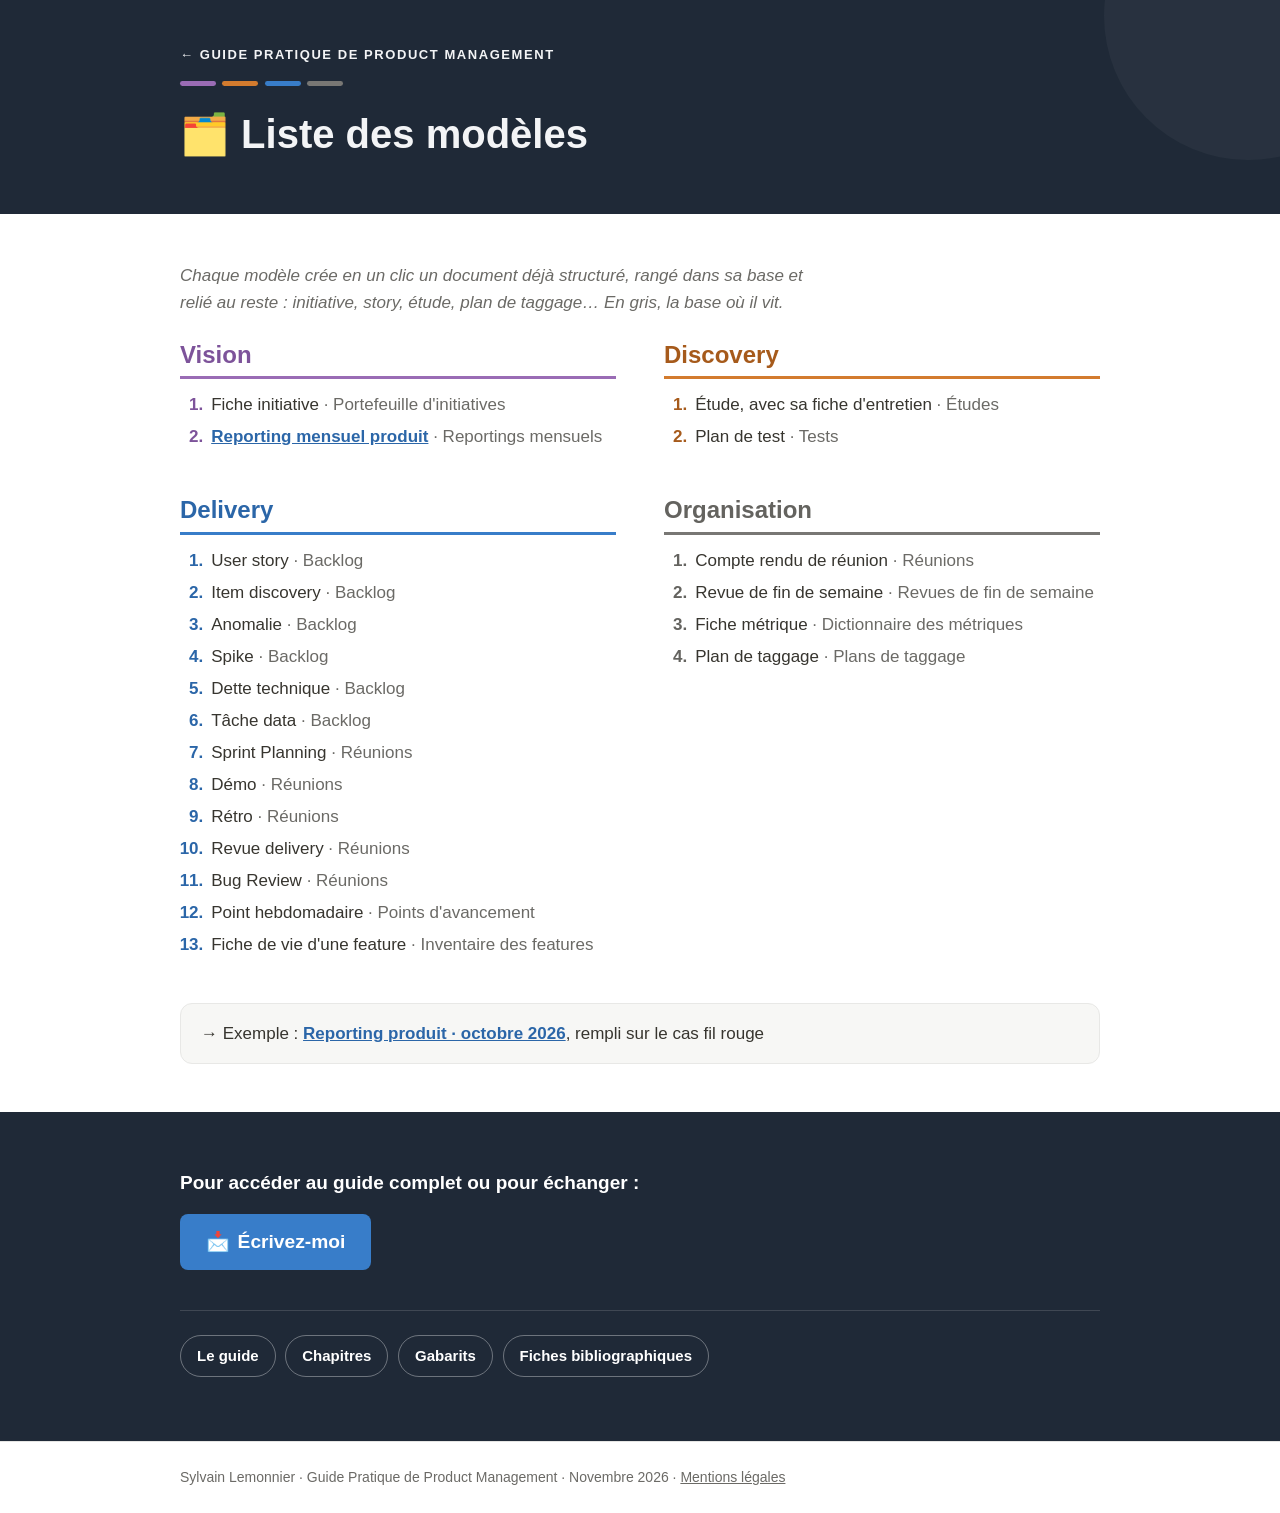
<file: modeles/index.html>
<!doctype html>
<html lang="fr">
<head>
  <meta charset="utf-8">
  <meta name="viewport" content="width=device-width, initial-scale=1">

  <title>Les 21 modèles Notion · Guide Pratique de Product Management</title>
  <meta name="description" content="Les 21 modèles Notion du Guide Pratique de Product Management : chacun crée en un clic un document structuré, rangé dans sa base et relié au reste.">
  <meta name="author" content="Sylvain Lemonnier">
  <link rel="canonical" href="https://sylvain-lemonnier.fr/modeles/">

  <meta property="og:type" content="website">
  <meta property="og:locale" content="fr_FR">
  <meta property="og:site_name" content="Guide Pratique de Product Management">
  <meta property="og:title" content="Les 21 modèles Notion · Guide Pratique de Product Management">
  <meta property="og:description" content="Les 21 modèles Notion du Guide Pratique de Product Management : chacun crée en un clic un document structuré, rangé dans sa base et relié au reste.">
  <meta property="og:url" content="https://sylvain-lemonnier.fr/modeles/">
  <meta property="og:image" content="https://sylvain-lemonnier.fr/images/apercu-linkedin.jpg">
  <meta property="og:image:width" content="1200">
  <meta property="og:image:height" content="627">
  <meta property="og:image:alt" content="Guide Pratique de Product Management, par Sylvain Lemonnier">
  <meta name="twitter:card" content="summary_large_image">

  <link rel="icon" href="/favicon.svg" type="image/svg+xml">
  <link rel="apple-touch-icon" href="/apple-touch-icon.png">
  <link rel="stylesheet" href="/css/style.css">
</head>
<body>

  <a class="lien-evitement" href="#contenu">Aller au contenu</a>

  <header class="entete-page">
    <div class="conteneur">
      <a class="entete-page__retour" href="/">← Guide Pratique de Product Management</a>
      <div class="hero__volets" aria-hidden="true">
        <span class="volet volet--vision"></span>
        <span class="volet volet--discovery"></span>
        <span class="volet volet--delivery"></span>
        <span class="volet volet--organisation"></span>
      </div>
      <h1 class="entete-page__titre"><span aria-hidden="true">🗂️</span> Liste des modèles</h1>
    </div>
  </header>

  <main id="contenu" tabindex="-1">

    <section class="section section--premiere" aria-label="Liste des modèles">
      <div class="conteneur">
        <p class="section__texte inventaire__intro">Chaque modèle crée en un clic un document déjà structuré, rangé dans sa base et relié au reste&nbsp;: initiative, story, étude, plan de taggage… En gris, la base où il vit.</p>

        <div class="inventaire">
        <section class="inventaire__volet famille--vision" aria-labelledby="volet-vision">
          <h2 id="volet-vision" class="inventaire__titre">Vision</h2>
          <ol class="inventaire__liste">
            <li>Fiche initiative <span class="inventaire__note">· Portefeuille d'initiatives</span></li>
            <li><a href="/exemples/reporting-produit/">Reporting mensuel produit</a> <span class="inventaire__note">· Reportings mensuels</span></li>
          </ol>
        </section>

        <section class="inventaire__volet famille--discovery" aria-labelledby="volet-discovery">
          <h2 id="volet-discovery" class="inventaire__titre">Discovery</h2>
          <ol class="inventaire__liste">
            <li>Étude, avec sa fiche d'entretien <span class="inventaire__note">· Études</span></li>
            <li>Plan de test <span class="inventaire__note">· Tests</span></li>
          </ol>
        </section>

        <section class="inventaire__volet famille--delivery" aria-labelledby="volet-delivery">
          <h2 id="volet-delivery" class="inventaire__titre">Delivery</h2>
          <ol class="inventaire__liste">
            <li>User story <span class="inventaire__note">· Backlog</span></li>
            <li>Item discovery <span class="inventaire__note">· Backlog</span></li>
            <li>Anomalie <span class="inventaire__note">· Backlog</span></li>
            <li>Spike <span class="inventaire__note">· Backlog</span></li>
            <li>Dette technique <span class="inventaire__note">· Backlog</span></li>
            <li>Tâche data <span class="inventaire__note">· Backlog</span></li>
            <li>Sprint Planning <span class="inventaire__note">· Réunions</span></li>
            <li>Démo <span class="inventaire__note">· Réunions</span></li>
            <li>Rétro <span class="inventaire__note">· Réunions</span></li>
            <li>Revue delivery <span class="inventaire__note">· Réunions</span></li>
            <li>Bug Review <span class="inventaire__note">· Réunions</span></li>
            <li>Point hebdomadaire <span class="inventaire__note">· Points d'avancement</span></li>
            <li>Fiche de vie d'une feature <span class="inventaire__note">· Inventaire des features</span></li>
          </ol>
        </section>

        <section class="inventaire__volet famille--organisation" aria-labelledby="volet-organisation">
          <h2 id="volet-organisation" class="inventaire__titre">Organisation</h2>
          <ol class="inventaire__liste">
            <li>Compte rendu de réunion <span class="inventaire__note">· Réunions</span></li>
            <li>Revue de fin de semaine <span class="inventaire__note">· Revues de fin de semaine</span></li>
            <li>Fiche métrique <span class="inventaire__note">· Dictionnaire des métriques</span></li>
            <li>Plan de taggage <span class="inventaire__note">· Plans de taggage</span></li>
          </ol>
        </section>
        </div>

        <p class="inventaire__exemple"><span aria-hidden="true">→</span> Exemple&nbsp;: <a href="/exemples/reporting-produit/">Reporting produit · octobre 2026</a>, rempli sur le cas fil rouge</p>
      </div>
    </section>

    <section class="section section--nuit" aria-label="Contact et liens">
      <div class="conteneur">
        <div class="appel">
          <p class="appel__texte">Pour accéder au guide complet ou pour échanger&nbsp;:</p>
          <a class="bouton" href="/contact/">
            <span aria-hidden="true">📩</span> Écrivez-moi
          </a>
        </div>

        <ul class="liens">
          <li><a class="lien-interne" href="/">Le guide</a></li>
          <li><a class="lien-interne" href="/chapitres/">Chapitres</a></li>
          <li><a class="lien-interne" href="/gabarits/">Gabarits</a></li>
          <li><a class="lien-interne" href="/fiches/">Fiches bibliographiques</a></li>
        </ul>
      </div>
    </section>

  </main>

  <footer class="pied">
    <div class="conteneur">
      <p>Sylvain Lemonnier · Guide Pratique de Product Management · Novembre 2026 · <a href="/mentions-legales/">Mentions légales</a></p>
    </div>
  </footer>

  <!-- Mesure d'audience anonyme, sans cookie (GoatCounter) -->
  <script data-goatcounter="https://sylvain-lemonnier.goatcounter.com/count"
          async src="https://gc.zgo.at/count.js"></script>
</body>
</html>
</file>
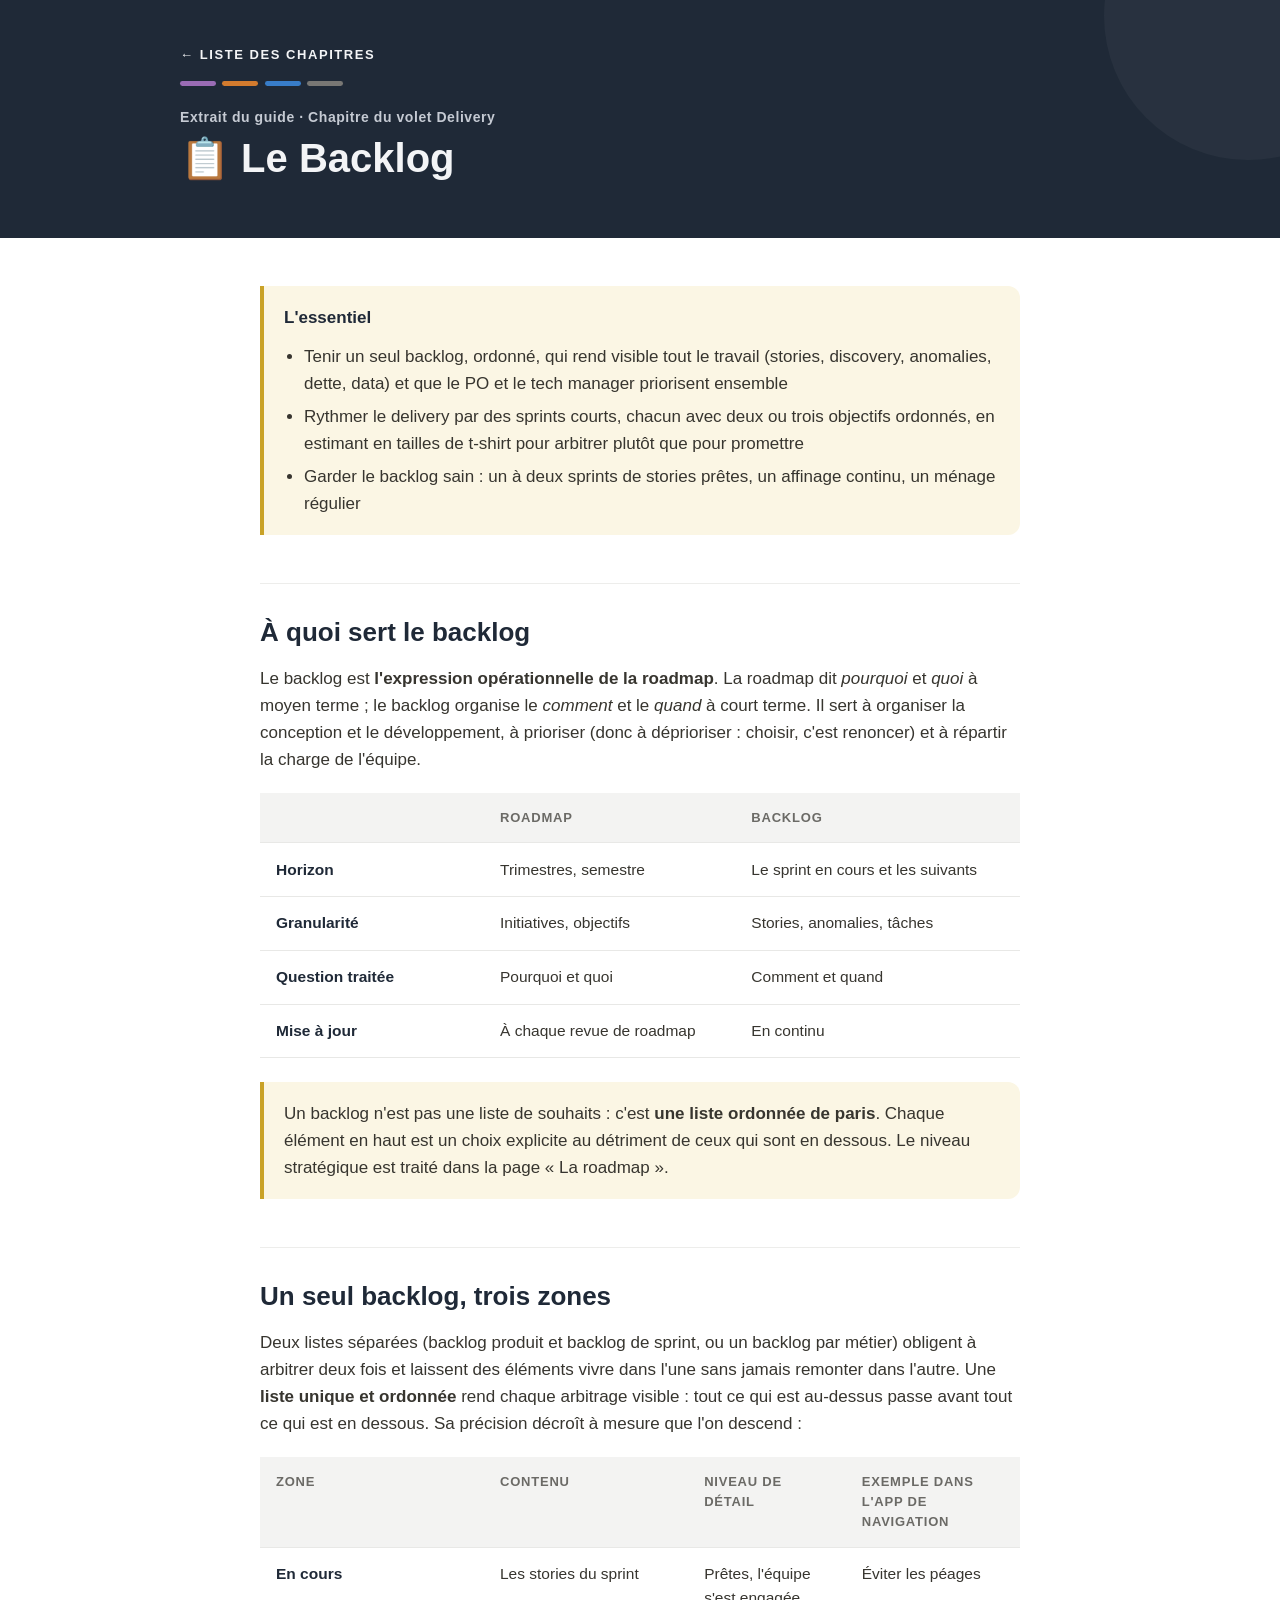
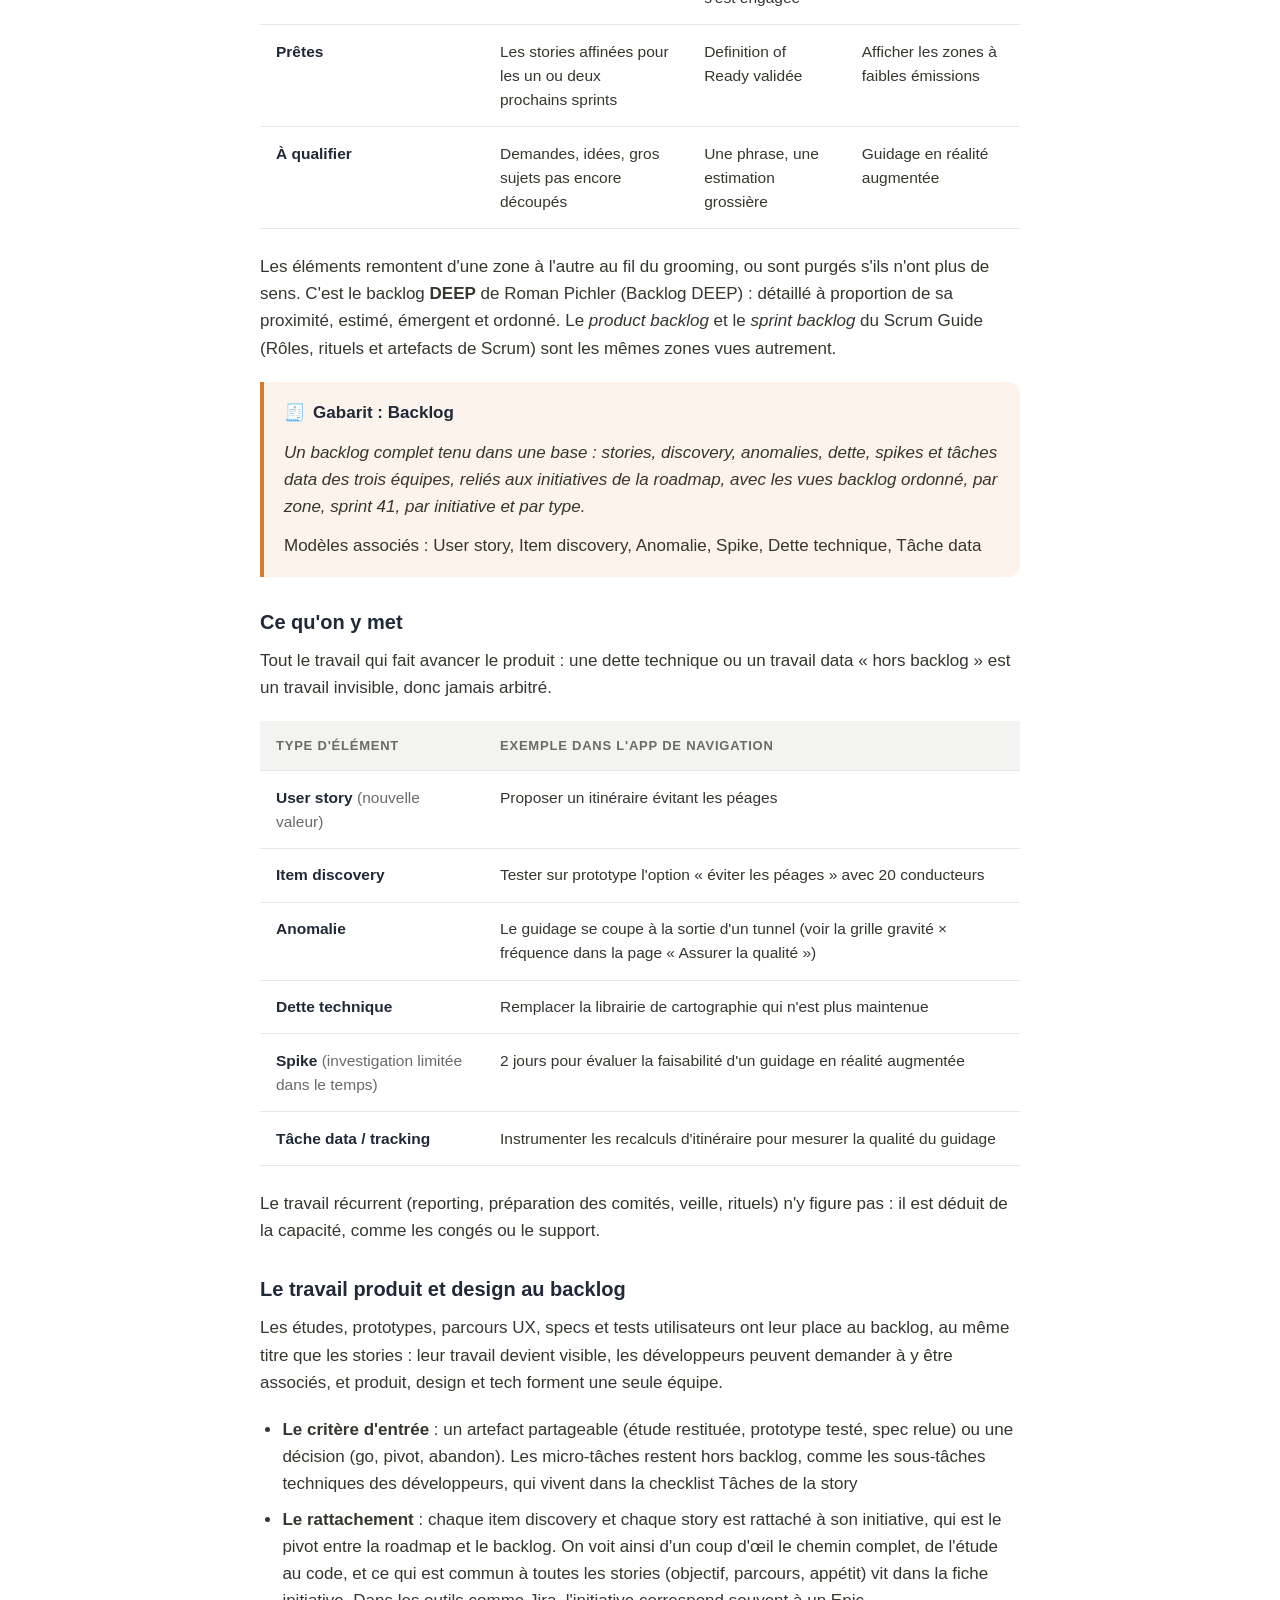
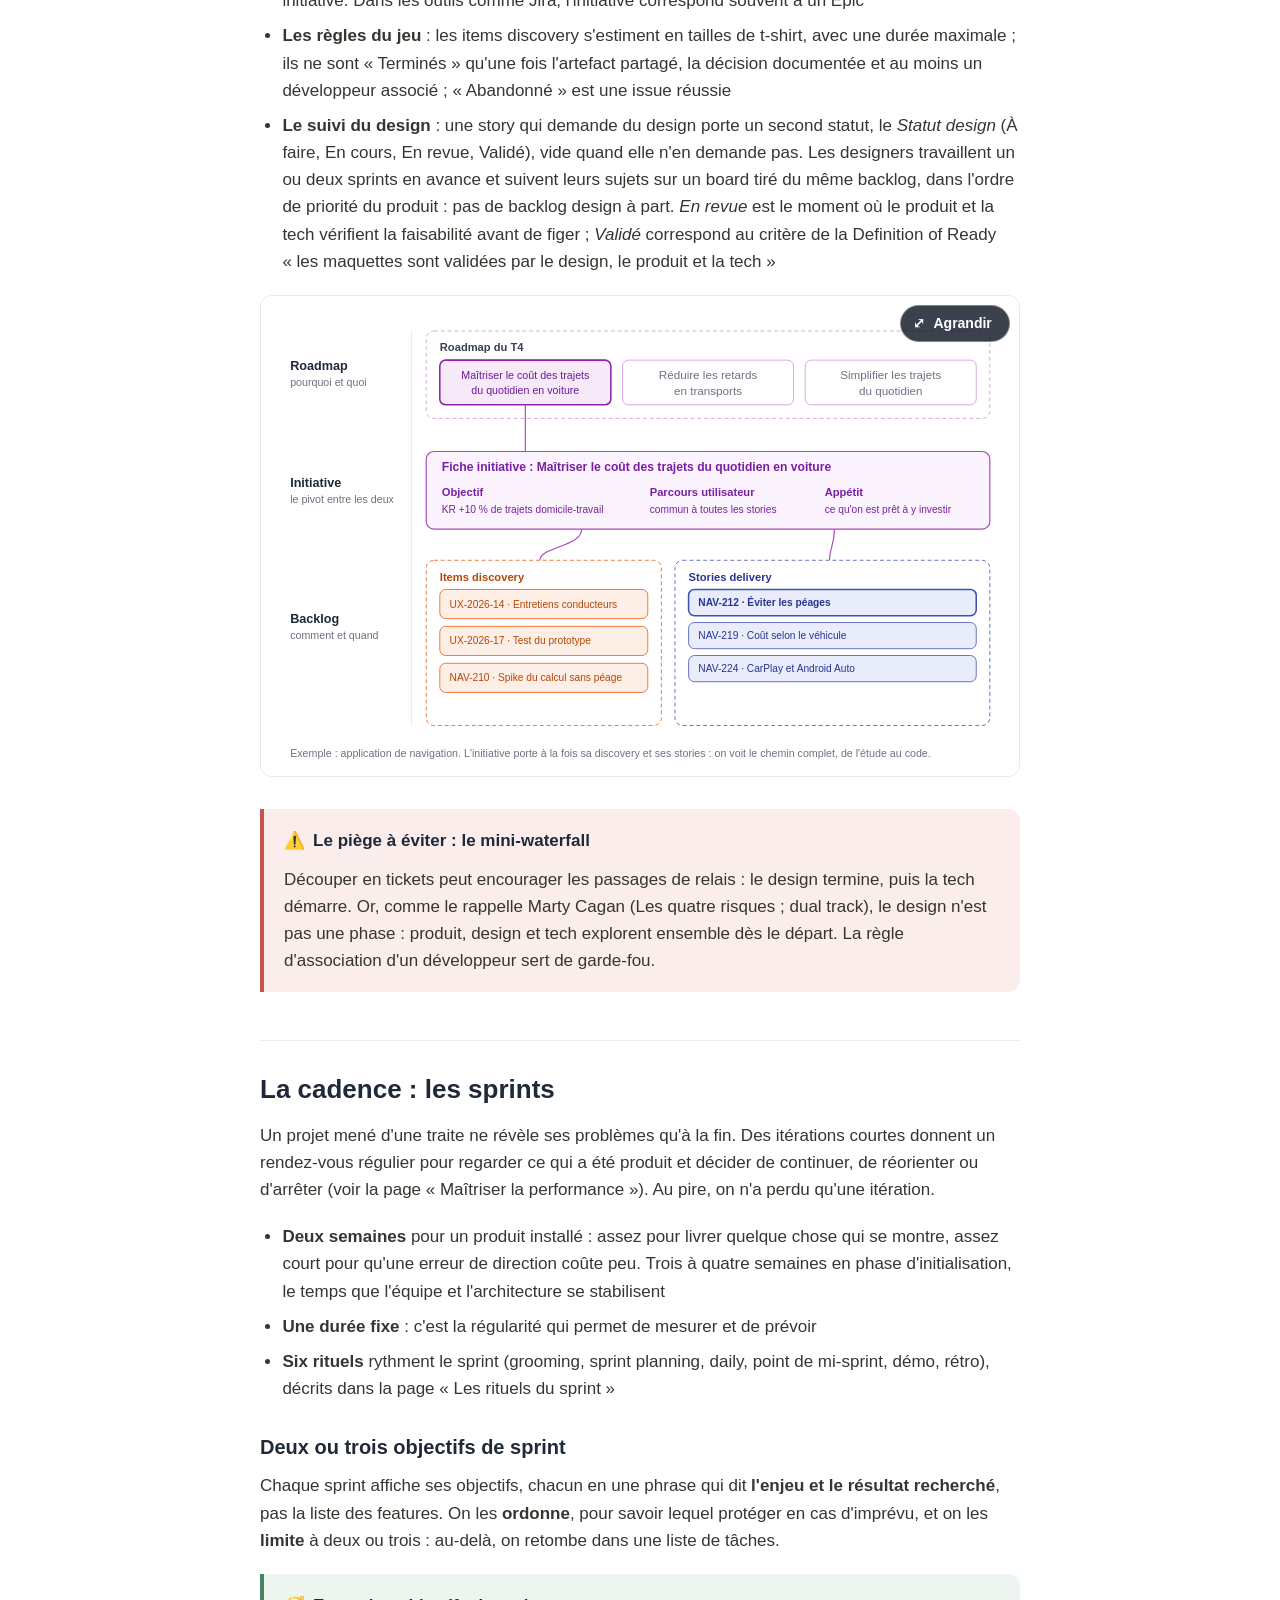
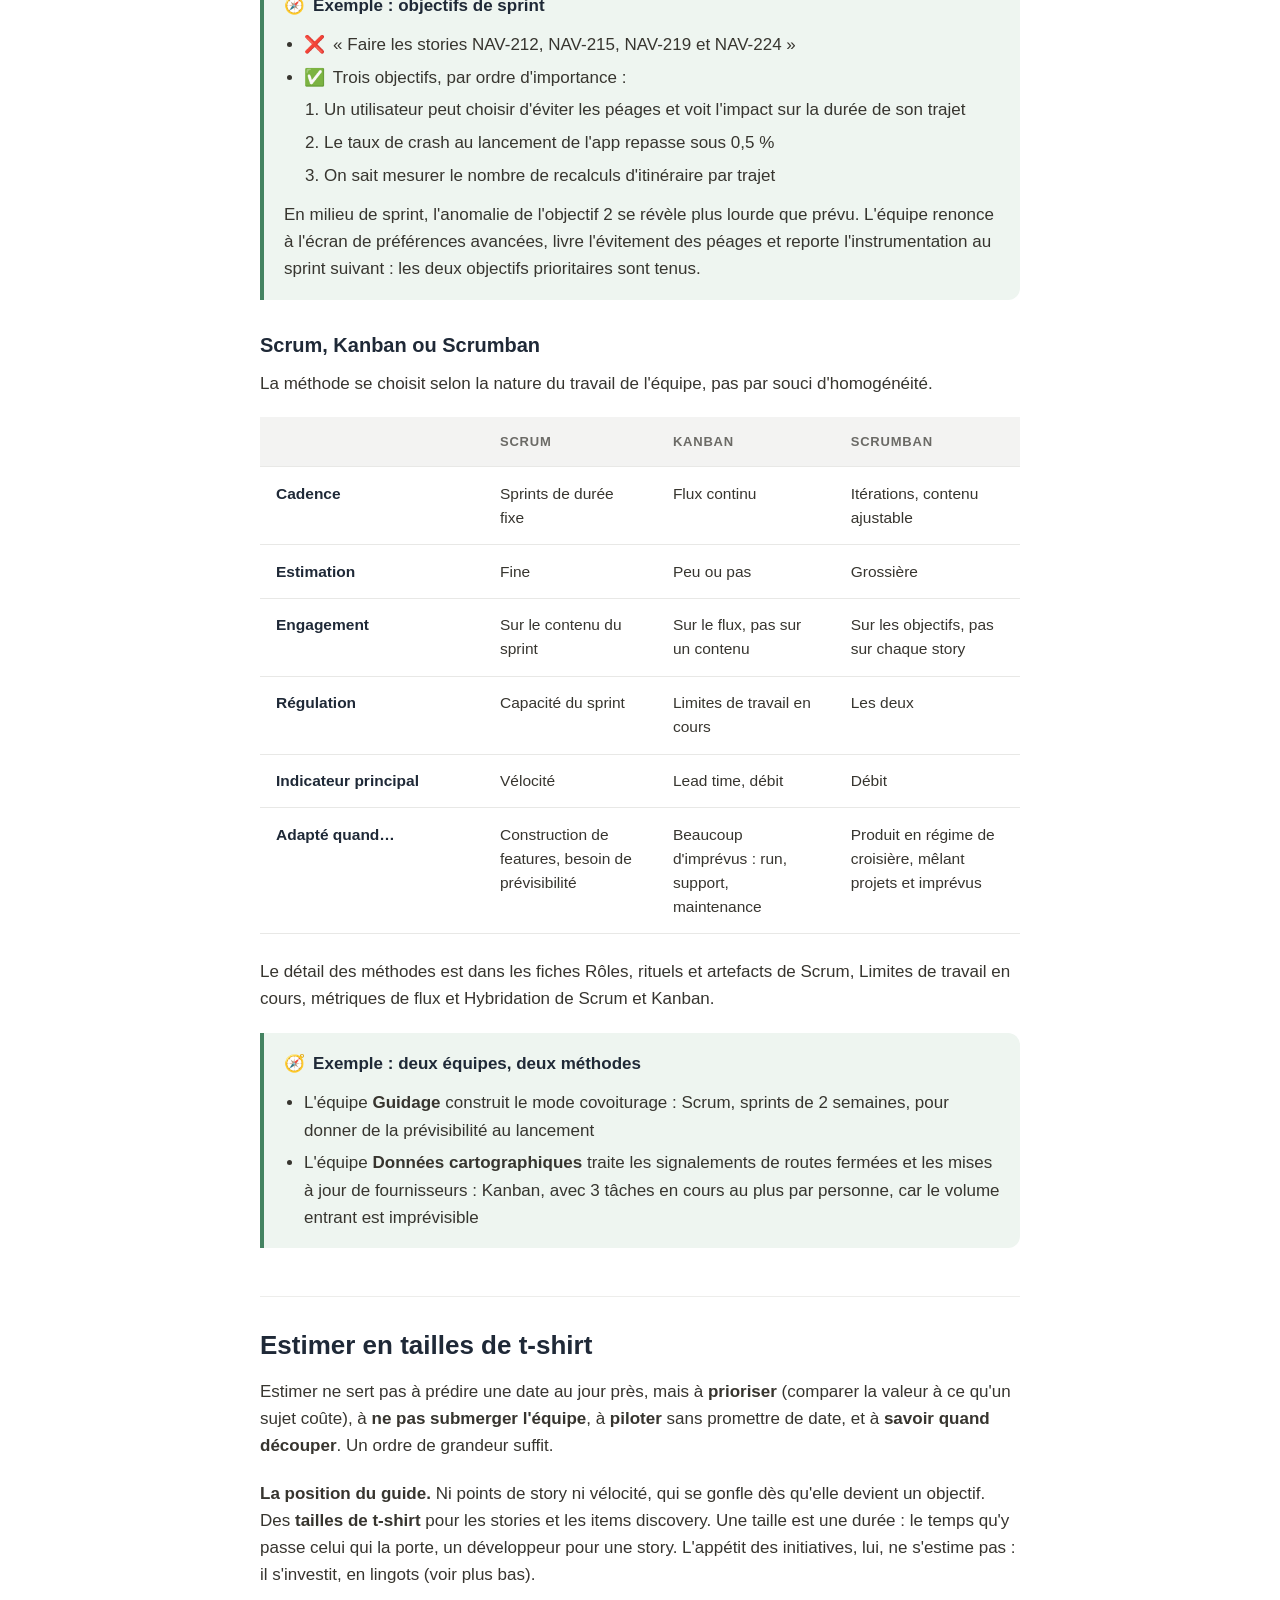
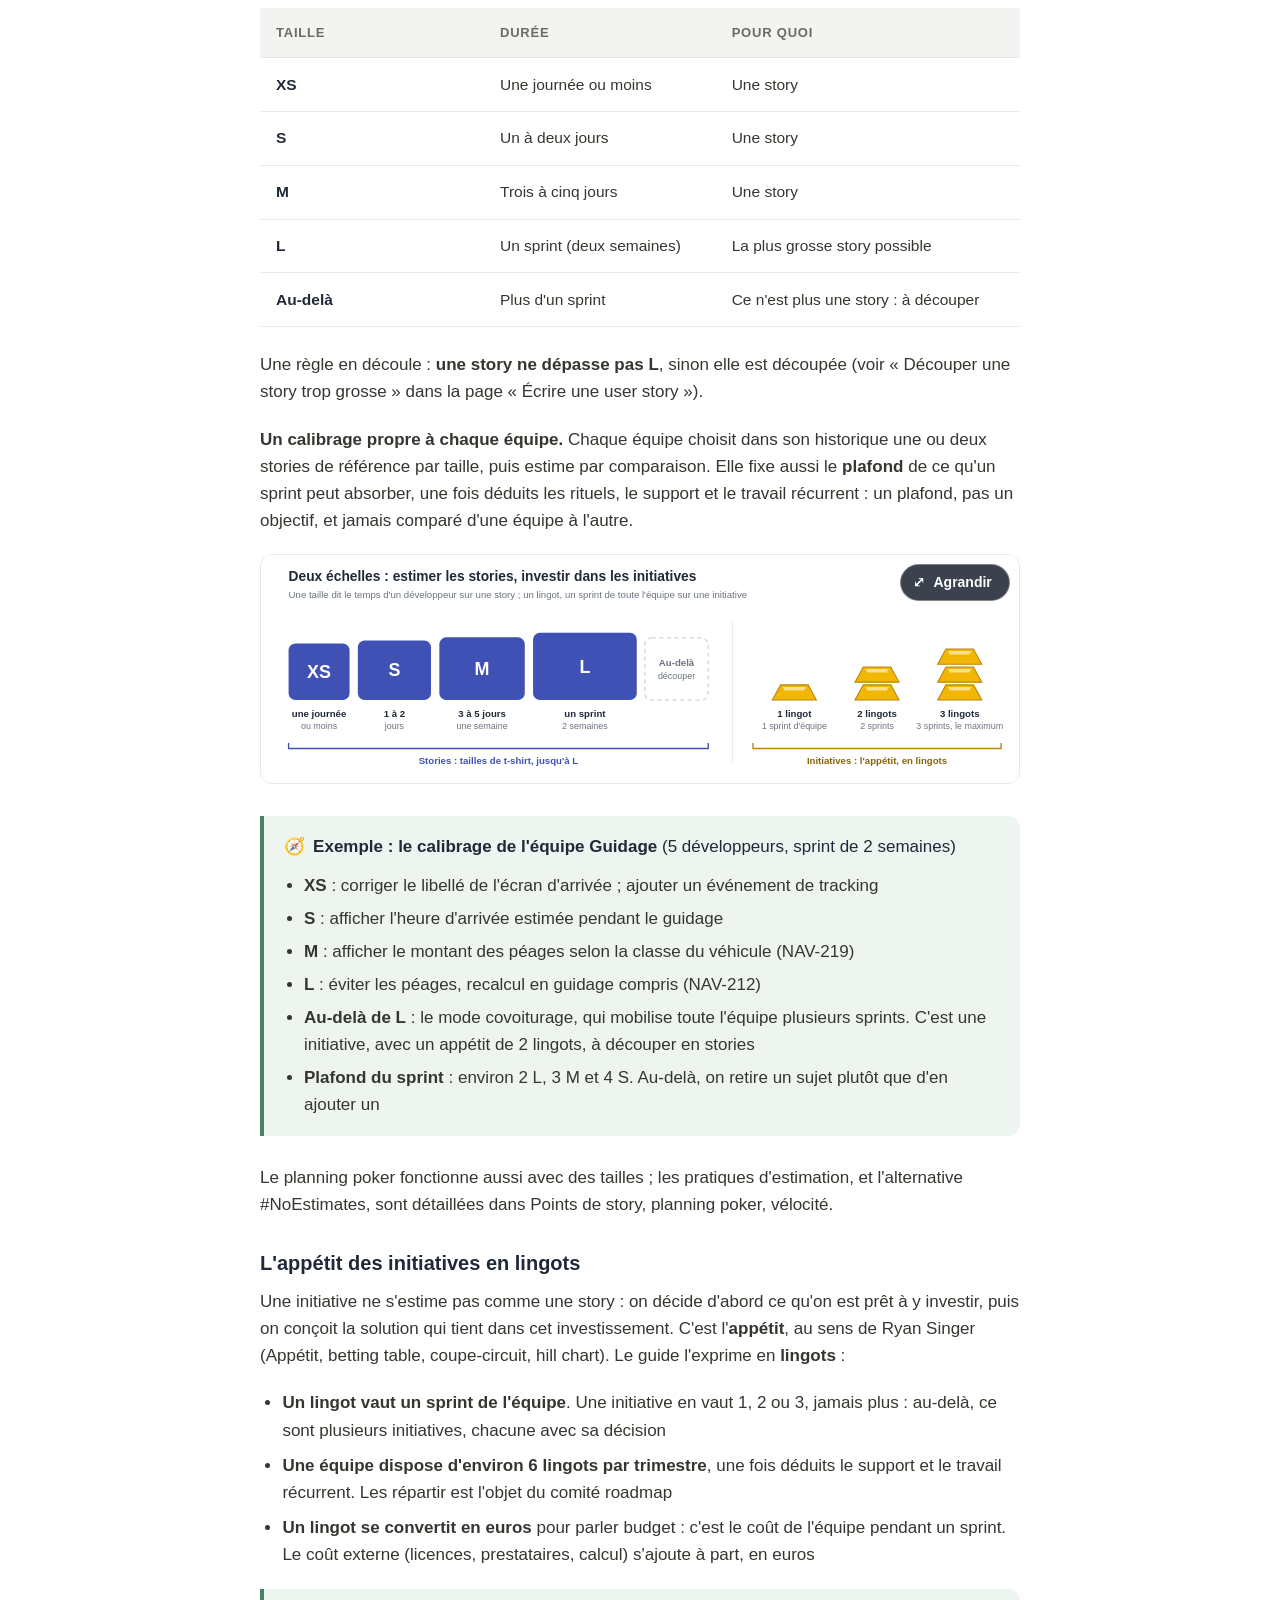
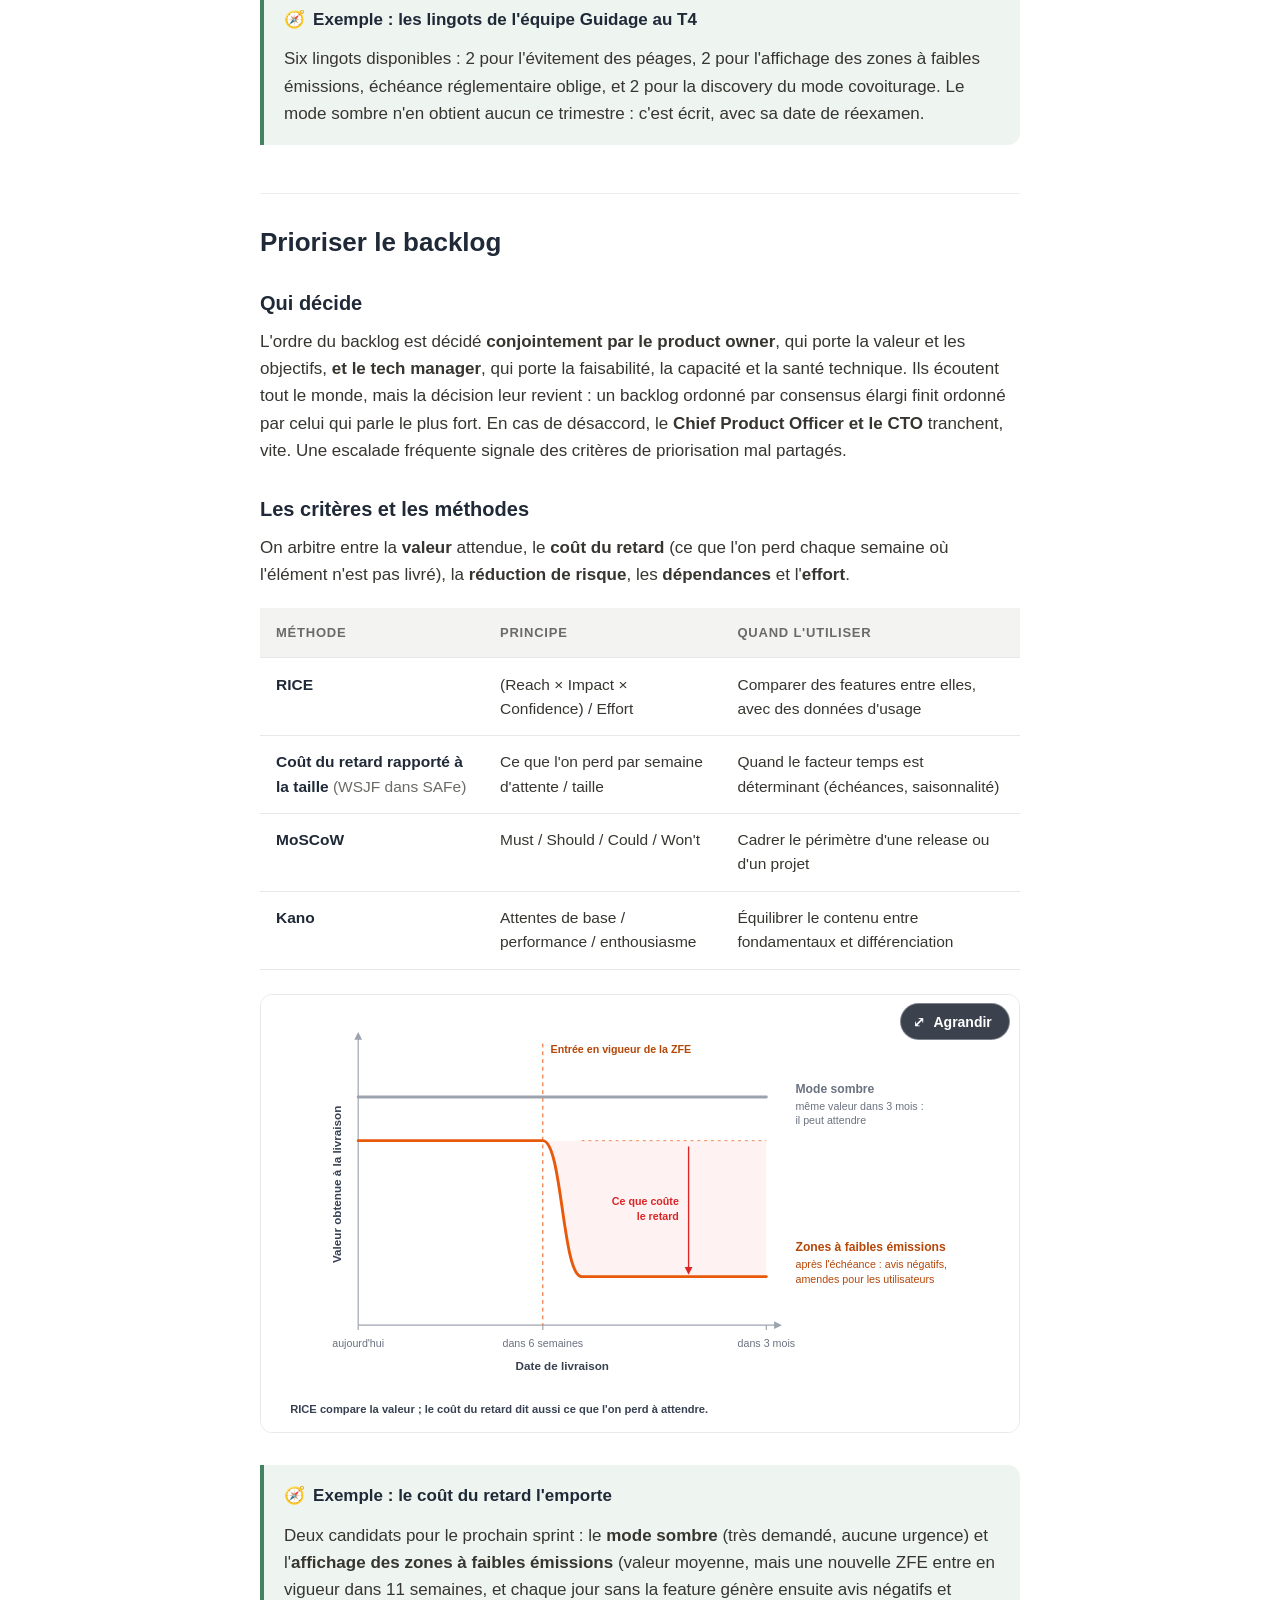
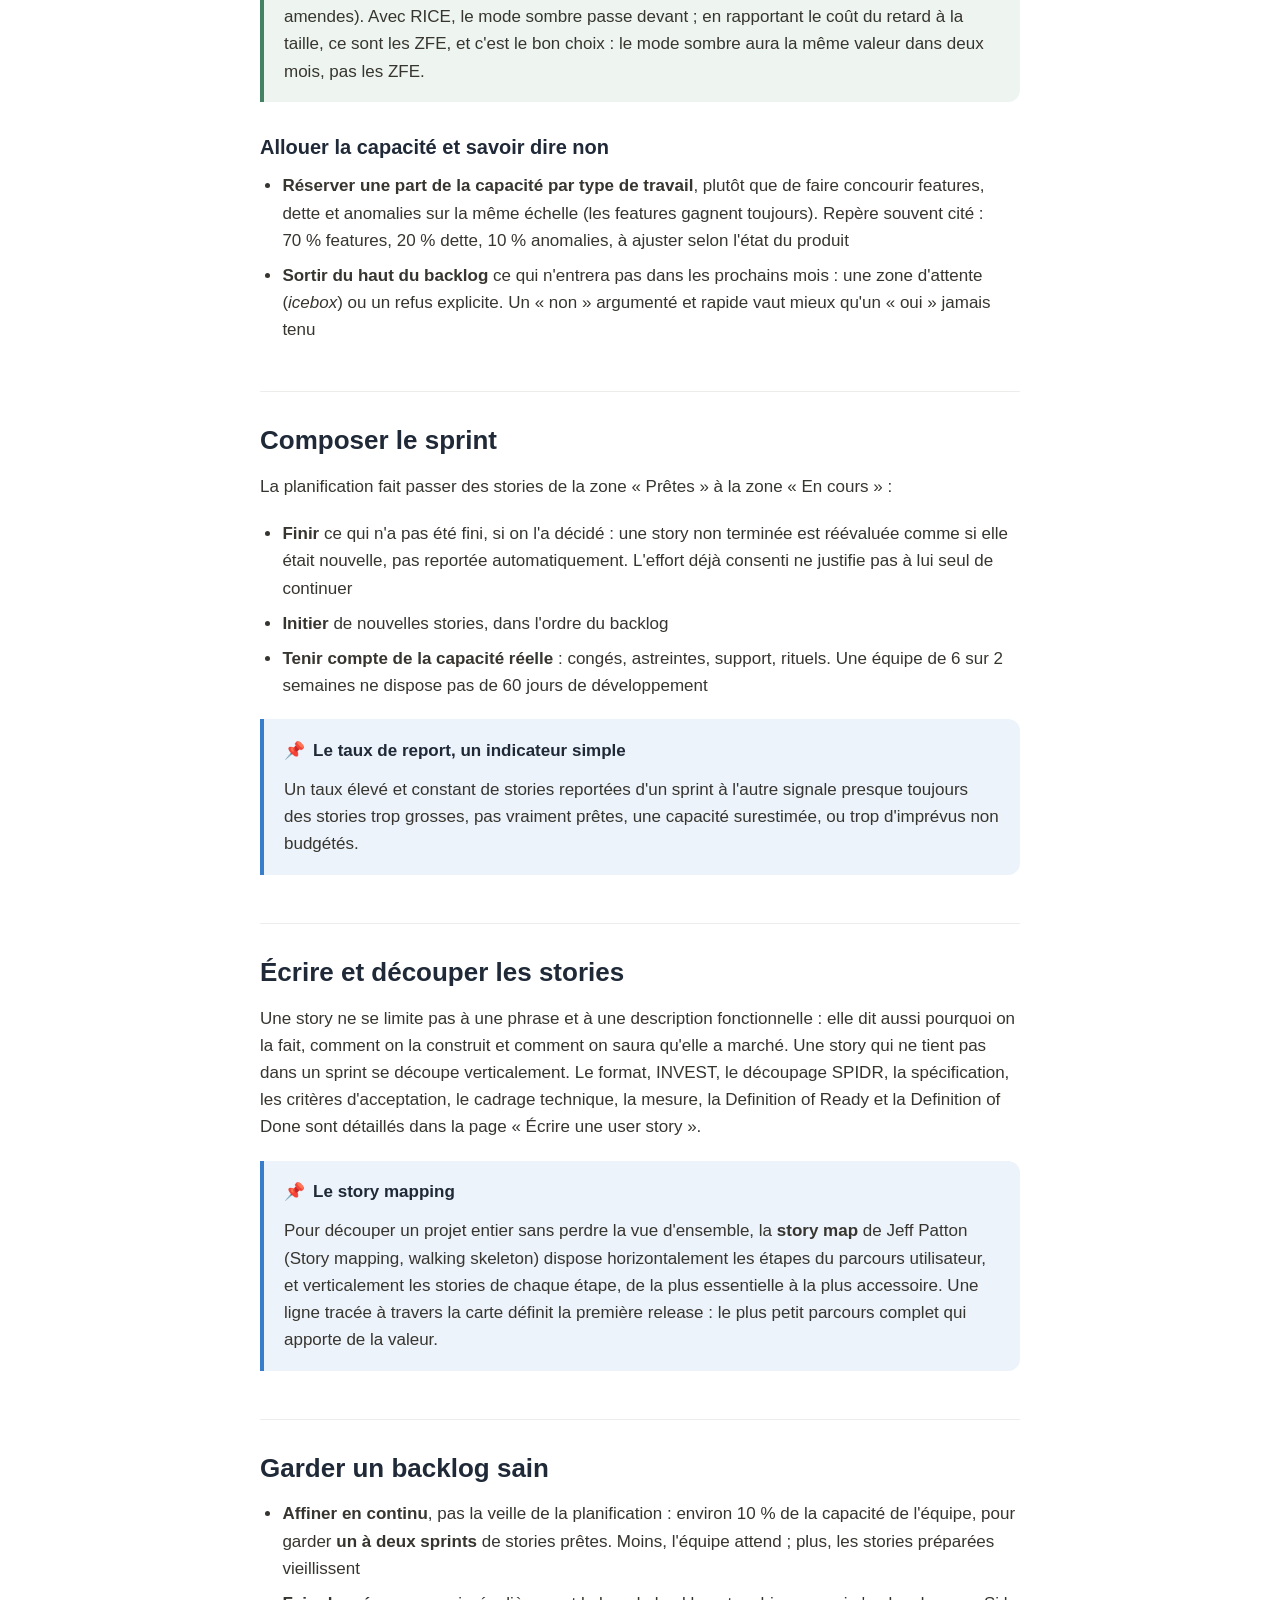
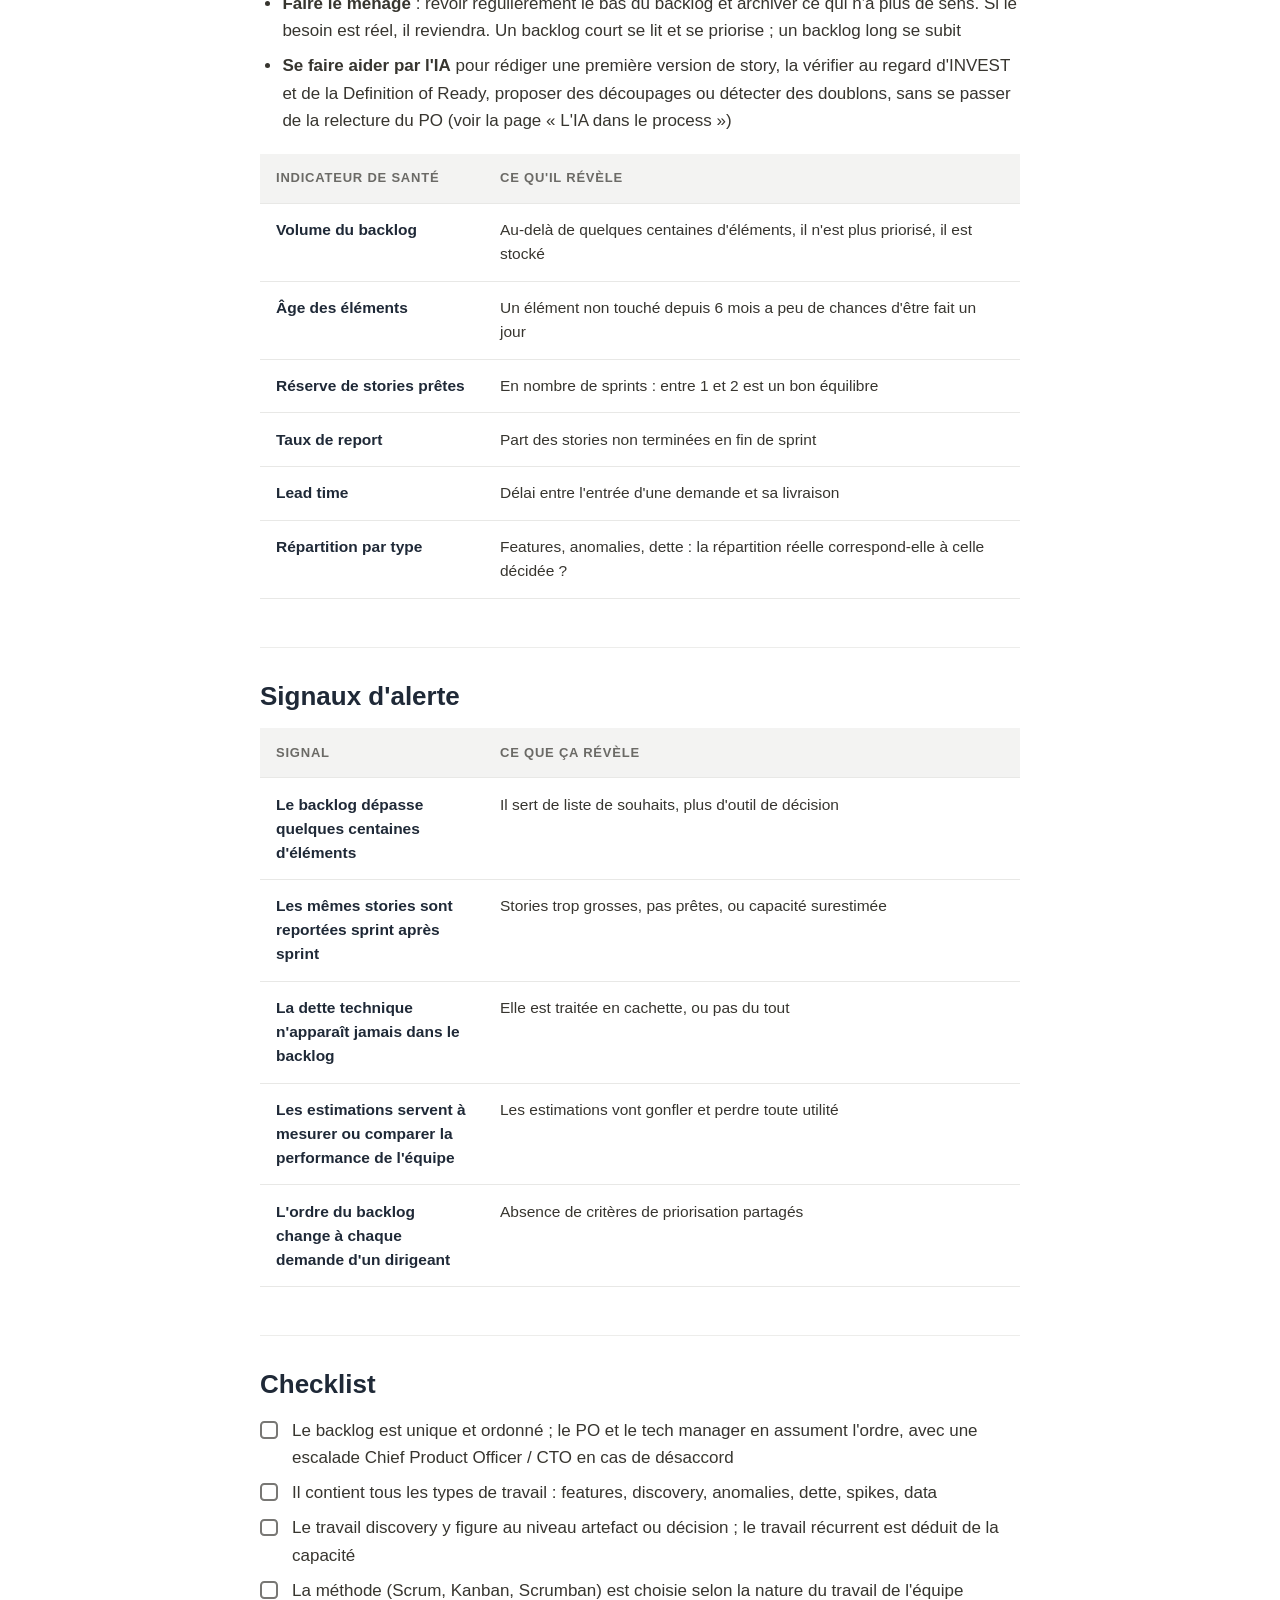
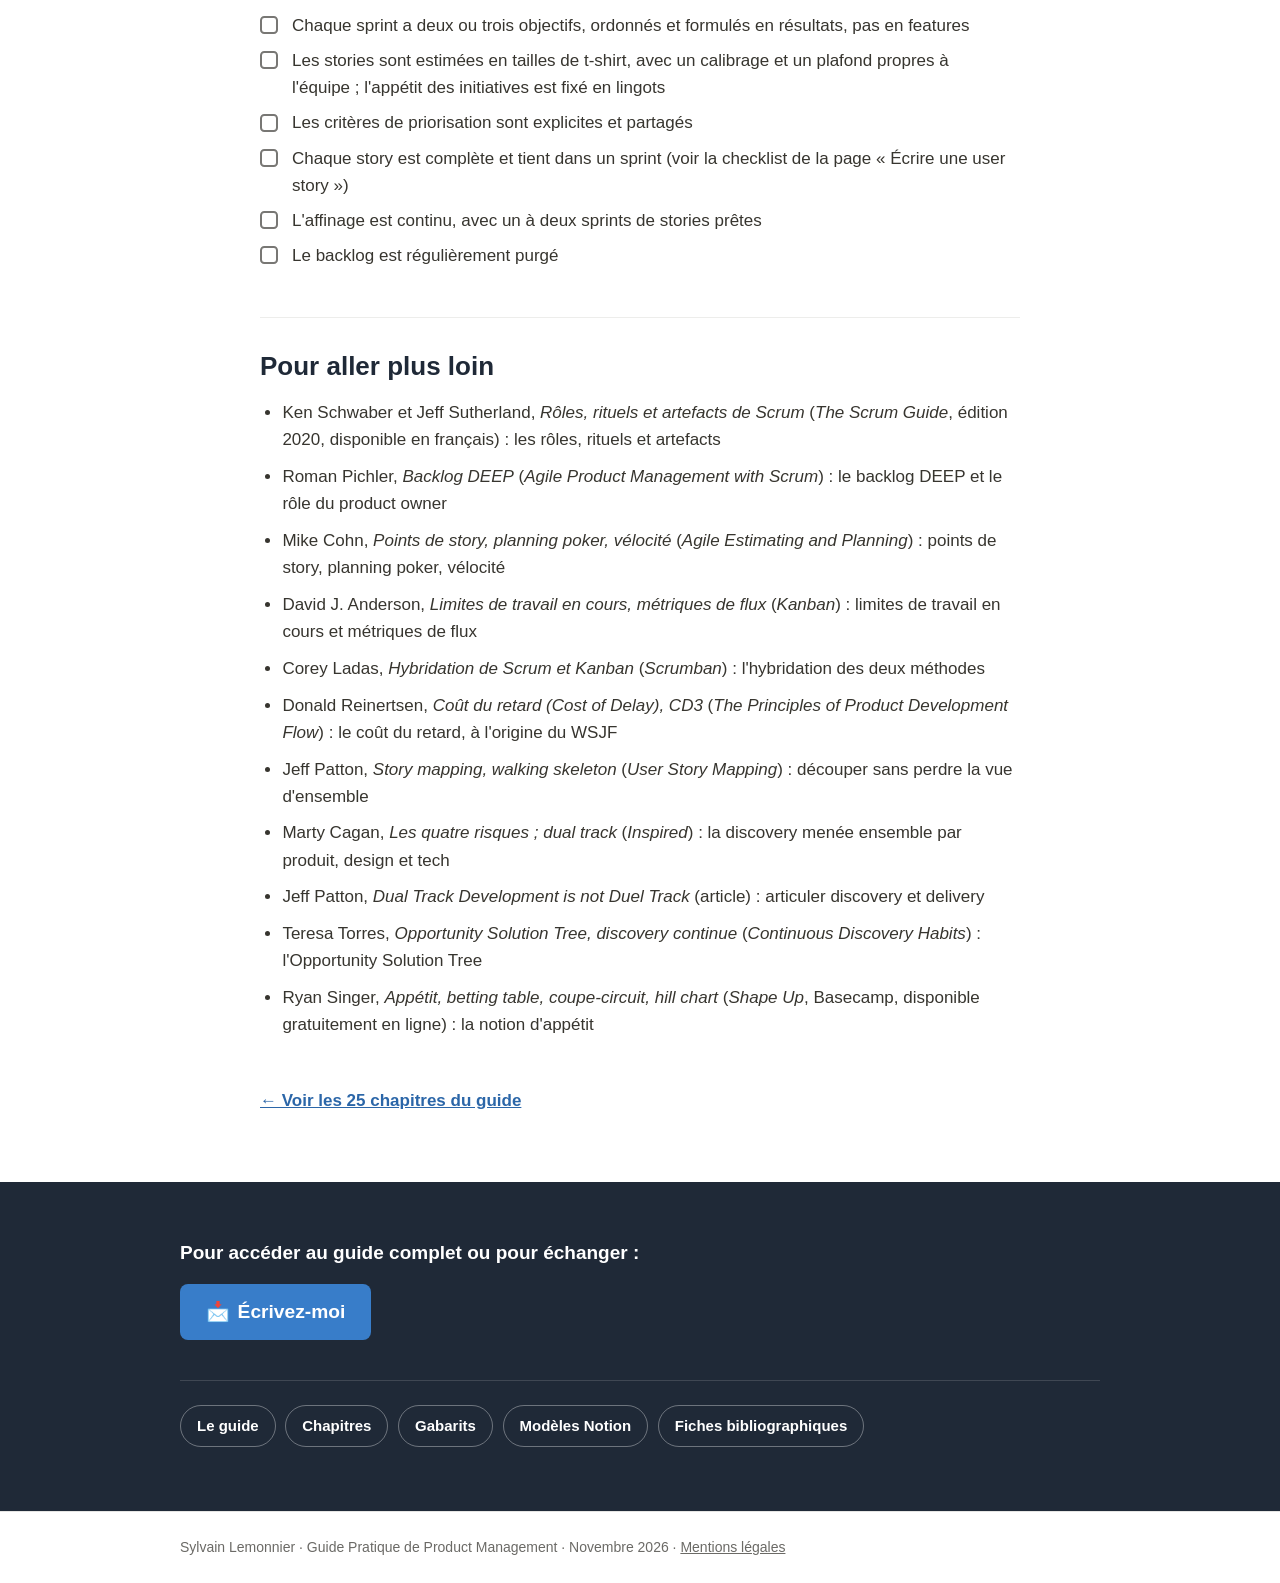
<file: exemples/backlog/index.html>
<!doctype html>
<html lang="fr">
<head>
  <meta charset="utf-8">
  <meta name="viewport" content="width=device-width, initial-scale=1">

  <title>Le Backlog · Guide Pratique de Product Management</title>
  <meta name="description" content="Un chapitre complet du Guide Pratique de Product Management : un seul backlog ordonné, des sprints à deux ou trois objectifs, l'estimation en tailles de t-shirt et l'appétit en lingots, la priorisation et la santé du backlog.">
  <meta name="author" content="Sylvain Lemonnier">
  <link rel="canonical" href="https://sylvain-lemonnier.fr/exemples/backlog/">

  <meta property="og:type" content="article">
  <meta property="og:locale" content="fr_FR">
  <meta property="og:site_name" content="Guide Pratique de Product Management">
  <meta property="og:title" content="Le Backlog · Guide Pratique de Product Management">
  <meta property="og:description" content="Un chapitre complet du guide : backlog unique, sprints, tailles de t-shirt, lingots, priorisation et checklist.">
  <meta property="og:url" content="https://sylvain-lemonnier.fr/exemples/backlog/">
  <meta property="og:image" content="https://sylvain-lemonnier.fr/images/apercu-linkedin.jpg">
  <meta property="og:image:width" content="1200">
  <meta property="og:image:height" content="627">
  <meta property="og:image:alt" content="Guide Pratique de Product Management, par Sylvain Lemonnier">
  <meta name="twitter:card" content="summary_large_image">

  <link rel="icon" href="/favicon.svg" type="image/svg+xml">
  <link rel="apple-touch-icon" href="/apple-touch-icon.png">
  <link rel="stylesheet" href="/css/style.css">
</head>
<body>

  <a class="lien-evitement" href="#contenu">Aller au contenu</a>

  <header class="entete-page">
    <div class="conteneur">
      <a class="entete-page__retour" href="/chapitres/">← Liste des chapitres</a>
      <div class="hero__volets" aria-hidden="true">
        <span class="volet volet--vision"></span>
        <span class="volet volet--discovery"></span>
        <span class="volet volet--delivery"></span>
        <span class="volet volet--organisation"></span>
      </div>
      <p class="entete-page__surtitre">Extrait du guide · Chapitre du volet Delivery</p>
      <h1 class="entete-page__titre"><span aria-hidden="true">📋</span> Le Backlog</h1>
    </div>
  </header>

  <main id="contenu" tabindex="-1">

    <article class="section section--premiere">
      <div class="conteneur chapitre">

        <aside class="encadre encadre--essentiel" aria-label="L'essentiel">
          <p class="encadre__titre">L'essentiel</p>
          <ul>
            <li>Tenir un seul backlog, ordonné, qui rend visible tout le travail (stories, discovery, anomalies, dette, data) et que le PO et le tech manager priorisent ensemble</li>
            <li>Rythmer le delivery par des sprints courts, chacun avec deux ou trois objectifs ordonnés, en estimant en tailles de t-shirt pour arbitrer plutôt que pour promettre</li>
            <li>Garder le backlog sain&nbsp;: un à deux sprints de stories prêtes, un affinage continu, un ménage régulier</li>
          </ul>
        </aside>

        <h2>À quoi sert le backlog</h2>

        <p>Le backlog est <strong>l'expression opérationnelle de la roadmap</strong>. La roadmap dit <em>pourquoi</em> et <em>quoi</em> à moyen terme&nbsp;; le backlog organise le <em>comment</em> et le <em>quand</em> à court terme. Il sert à organiser la conception et le développement, à prioriser (donc à déprioriser&nbsp;: choisir, c'est renoncer) et à répartir la charge de l'équipe.</p>

        <table class="tableau">
          <thead>
            <tr><th scope="col"><span class="visuellement-cache">Critère</span></th><th scope="col">Roadmap</th><th scope="col">Backlog</th></tr>
          </thead>
          <tbody>
            <tr><th scope="row">Horizon</th><td data-libelle="Roadmap">Trimestres, semestre</td><td data-libelle="Backlog">Le sprint en cours et les suivants</td></tr>
            <tr><th scope="row">Granularité</th><td data-libelle="Roadmap">Initiatives, objectifs</td><td data-libelle="Backlog">Stories, anomalies, tâches</td></tr>
            <tr><th scope="row">Question traitée</th><td data-libelle="Roadmap">Pourquoi et quoi</td><td data-libelle="Backlog">Comment et quand</td></tr>
            <tr><th scope="row">Mise à jour</th><td data-libelle="Roadmap">À chaque revue de roadmap</td><td data-libelle="Backlog">En continu</td></tr>
          </tbody>
        </table>

        <aside class="encadre encadre--essentiel">
          <p>Un backlog n'est pas une liste de souhaits&nbsp;: c'est <strong>une liste ordonnée de paris</strong>. Chaque élément en haut est un choix explicite au détriment de ceux qui sont en dessous. Le niveau stratégique est traité dans la page «&nbsp;La roadmap&nbsp;».</p>
        </aside>

        <h2>Un seul backlog, trois zones</h2>

        <p>Deux listes séparées (backlog produit et backlog de sprint, ou un backlog par métier) obligent à arbitrer deux fois et laissent des éléments vivre dans l'une sans jamais remonter dans l'autre. Une <strong>liste unique et ordonnée</strong> rend chaque arbitrage visible&nbsp;: tout ce qui est au-dessus passe avant tout ce qui est en dessous. Sa précision décroît à mesure que l'on descend&nbsp;:</p>

        <table class="tableau">
          <thead>
            <tr><th scope="col">Zone</th><th scope="col">Contenu</th><th scope="col">Niveau de détail</th><th scope="col">Exemple dans l'app de navigation</th></tr>
          </thead>
          <tbody>
            <tr><th scope="row">En cours</th><td data-libelle="Contenu">Les stories du sprint</td><td data-libelle="Niveau de détail">Prêtes, l'équipe s'est engagée</td><td data-libelle="Exemple">Éviter les péages</td></tr>
            <tr><th scope="row">Prêtes</th><td data-libelle="Contenu">Les stories affinées pour les un ou deux prochains sprints</td><td data-libelle="Niveau de détail">Definition of Ready validée</td><td data-libelle="Exemple">Afficher les zones à faibles émissions</td></tr>
            <tr><th scope="row">À qualifier</th><td data-libelle="Contenu">Demandes, idées, gros sujets pas encore découpés</td><td data-libelle="Niveau de détail">Une phrase, une estimation grossière</td><td data-libelle="Exemple">Guidage en réalité augmentée</td></tr>
          </tbody>
        </table>

        <p>Les éléments remontent d'une zone à l'autre au fil du grooming, ou sont purgés s'ils n'ont plus de sens. C'est le backlog <strong>DEEP</strong> de Roman Pichler (Backlog DEEP)&nbsp;: détaillé à proportion de sa proximité, estimé, émergent et ordonné. Le <em>product backlog</em> et le <em>sprint backlog</em> du Scrum Guide (Rôles, rituels et artefacts de Scrum) sont les mêmes zones vues autrement.</p>

        <aside class="encadre encadre--gabarit" aria-label="Gabarit">
          <p class="encadre__titre"><span aria-hidden="true">🧾</span> Gabarit&nbsp;: Backlog</p>
          <p><em>Un backlog complet tenu dans une base&nbsp;: stories, discovery, anomalies, dette, spikes et tâches data des trois équipes, reliés aux initiatives de la roadmap, avec les vues backlog ordonné, par zone, sprint 41, par initiative et par type.</em></p>
          <p>Modèles associés&nbsp;: User story, Item discovery, Anomalie, Spike, Dette technique, Tâche data</p>
        </aside>

        <h3>Ce qu'on y met</h3>

        <p>Tout le travail qui fait avancer le produit&nbsp;: une dette technique ou un travail data «&nbsp;hors backlog&nbsp;» est un travail invisible, donc jamais arbitré.</p>

        <table class="tableau">
          <thead>
            <tr><th scope="col">Type d'élément</th><th scope="col">Exemple dans l'app de navigation</th></tr>
          </thead>
          <tbody>
            <tr><th scope="row">User story <span class="tableau__precision">(nouvelle valeur)</span></th><td>Proposer un itinéraire évitant les péages</td></tr>
            <tr><th scope="row">Item discovery</th><td>Tester sur prototype l'option «&nbsp;éviter les péages&nbsp;» avec 20 conducteurs</td></tr>
            <tr><th scope="row">Anomalie</th><td>Le guidage se coupe à la sortie d'un tunnel (voir la grille gravité × fréquence dans la page «&nbsp;Assurer la qualité&nbsp;»)</td></tr>
            <tr><th scope="row">Dette technique</th><td>Remplacer la librairie de cartographie qui n'est plus maintenue</td></tr>
            <tr><th scope="row">Spike <span class="tableau__precision">(investigation limitée dans le temps)</span></th><td>2 jours pour évaluer la faisabilité d'un guidage en réalité augmentée</td></tr>
            <tr><th scope="row">Tâche data / tracking</th><td>Instrumenter les recalculs d'itinéraire pour mesurer la qualité du guidage</td></tr>
          </tbody>
        </table>

        <p>Le travail récurrent (reporting, préparation des comités, veille, rituels) n'y figure pas&nbsp;: il est déduit de la capacité, comme les congés ou le support.</p>

        <h3>Le travail produit et design au backlog</h3>

        <p>Les études, prototypes, parcours UX, specs et tests utilisateurs ont leur place au backlog, au même titre que les stories&nbsp;: leur travail devient visible, les développeurs peuvent demander à y être associés, et produit, design et tech forment une seule équipe.</p>

        <ul>
          <li><strong>Le critère d'entrée</strong>&nbsp;: un artefact partageable (étude restituée, prototype testé, spec relue) ou une décision (go, pivot, abandon). Les micro-tâches restent hors backlog, comme les sous-tâches techniques des développeurs, qui vivent dans la checklist Tâches de la story</li>
          <li><strong>Le rattachement</strong>&nbsp;: chaque item discovery et chaque story est rattaché à son initiative, qui est le pivot entre la roadmap et le backlog. On voit ainsi d'un coup d'œil le chemin complet, de l'étude au code, et ce qui est commun à toutes les stories (objectif, parcours, appétit) vit dans la fiche initiative. Dans les outils comme Jira, l'initiative correspond souvent à un Epic</li>
          <li><strong>Les règles du jeu</strong>&nbsp;: les items discovery s'estiment en tailles de t-shirt, avec une durée maximale&nbsp;; ils ne sont «&nbsp;Terminés&nbsp;» qu'une fois l'artefact partagé, la décision documentée et au moins un développeur associé&nbsp;; «&nbsp;Abandonné&nbsp;» est une issue réussie</li>
          <li><strong>Le suivi du design</strong>&nbsp;: une story qui demande du design porte un second statut, le <em>Statut design</em> (À faire, En cours, En revue, Validé), vide quand elle n'en demande pas. Les designers travaillent un ou deux sprints en avance et suivent leurs sujets sur un board tiré du même backlog, dans l'ordre de priorité du produit&nbsp;: pas de backlog design à part. <em>En revue</em> est le moment où le produit et la tech vérifient la faisabilité avant de figer&nbsp;; <em>Validé</em> correspond au critère de la Definition of Ready «&nbsp;les maquettes sont validées par le design, le produit et la tech&nbsp;»</li>
        </ul>

        <figure class="capture capture--schema chapitre__schema">
          <div class="capture__cadre">
            <img src="/images/schemas/hierarchie-roadmap-initiative-story.svg" width="780" height="494" loading="lazy"
                 alt="Schéma en trois niveaux sur l'exemple de l'application de navigation. La roadmap du T4 (pourquoi et quoi) contient trois initiatives : maîtriser le coût des trajets du quotidien en voiture, réduire les retards en transports, simplifier les trajets du quotidien. La fiche initiative « Maîtriser le coût des trajets du quotidien en voiture », pivot entre roadmap et backlog, porte l'objectif (KR +10 % de trajets domicile-travail), le parcours utilisateur commun à toutes les stories et l'appétit. Le backlog (comment et quand) contient ses items discovery (UX-2026-14 entretiens conducteurs, UX-2026-17 test du prototype, NAV-210 spike du calcul sans péage) et ses stories delivery (NAV-212 éviter les péages, NAV-219 coût selon le véhicule, NAV-224 CarPlay et Android Auto). L'initiative porte à la fois sa discovery et ses stories : on voit le chemin complet, de l'étude au code.">
            <button type="button" class="capture__agrandir" data-plein-ecran="/images/schemas/hierarchie-roadmap-initiative-story.svg">
              <span aria-hidden="true">⤢</span> Agrandir<span class="visuellement-cache"> le schéma roadmap, initiative, backlog</span>
            </button>
          </div>
        </figure>

        <aside class="encadre encadre--alerte" aria-label="Le piège à éviter">
          <p class="encadre__titre"><span aria-hidden="true">⚠️</span> Le piège à éviter&nbsp;: le mini-waterfall</p>
          <p>Découper en tickets peut encourager les passages de relais&nbsp;: le design termine, puis la tech démarre. Or, comme le rappelle Marty Cagan (Les quatre risques&nbsp;; dual track), le design n'est pas une phase&nbsp;: produit, design et tech explorent ensemble dès le départ. La règle d'association d'un développeur sert de garde-fou.</p>
        </aside>

        <h2>La cadence&nbsp;: les sprints</h2>

        <p>Un projet mené d'une traite ne révèle ses problèmes qu'à la fin. Des itérations courtes donnent un rendez-vous régulier pour regarder ce qui a été produit et décider de continuer, de réorienter ou d'arrêter (voir la page «&nbsp;Maîtriser la performance&nbsp;»). Au pire, on n'a perdu qu'une itération.</p>

        <ul>
          <li><strong>Deux semaines</strong> pour un produit installé&nbsp;: assez pour livrer quelque chose qui se montre, assez court pour qu'une erreur de direction coûte peu. Trois à quatre semaines en phase d'initialisation, le temps que l'équipe et l'architecture se stabilisent</li>
          <li><strong>Une durée fixe</strong>&nbsp;: c'est la régularité qui permet de mesurer et de prévoir</li>
          <li><strong>Six rituels</strong> rythment le sprint (grooming, sprint planning, daily, point de mi-sprint, démo, rétro), décrits dans la page «&nbsp;Les rituels du sprint&nbsp;»</li>
        </ul>

        <h3>Deux ou trois objectifs de sprint</h3>

        <p>Chaque sprint affiche ses objectifs, chacun en une phrase qui dit <strong>l'enjeu et le résultat recherché</strong>, pas la liste des features. On les <strong>ordonne</strong>, pour savoir lequel protéger en cas d'imprévu, et on les <strong>limite</strong> à deux ou trois&nbsp;: au-delà, on retombe dans une liste de tâches.</p>

        <aside class="encadre encadre--exemple" aria-label="Exemple">
          <p class="encadre__titre"><span aria-hidden="true">🧭</span> Exemple&nbsp;: objectifs de sprint</p>
          <ul>
            <li><span aria-hidden="true">❌</span><span class="visuellement-cache">À éviter&nbsp;:</span> «&nbsp;Faire les stories NAV-212, NAV-215, NAV-219 et NAV-224&nbsp;»</li>
            <li><span aria-hidden="true">✅</span><span class="visuellement-cache">À faire&nbsp;:</span> Trois objectifs, par ordre d'importance&nbsp;:
              <ol>
                <li>Un utilisateur peut choisir d'éviter les péages et voit l'impact sur la durée de son trajet</li>
                <li>Le taux de crash au lancement de l'app repasse sous 0,5&nbsp;%</li>
                <li>On sait mesurer le nombre de recalculs d'itinéraire par trajet</li>
              </ol>
            </li>
          </ul>
          <p>En milieu de sprint, l'anomalie de l'objectif 2 se révèle plus lourde que prévu. L'équipe renonce à l'écran de préférences avancées, livre l'évitement des péages et reporte l'instrumentation au sprint suivant&nbsp;: les deux objectifs prioritaires sont tenus.</p>
        </aside>

        <h3>Scrum, Kanban ou Scrumban</h3>

        <p>La méthode se choisit selon la nature du travail de l'équipe, pas par souci d'homogénéité.</p>

        <table class="tableau">
          <thead>
            <tr><th scope="col"><span class="visuellement-cache">Critère</span></th><th scope="col">Scrum</th><th scope="col">Kanban</th><th scope="col">Scrumban</th></tr>
          </thead>
          <tbody>
            <tr><th scope="row">Cadence</th><td data-libelle="Scrum">Sprints de durée fixe</td><td data-libelle="Kanban">Flux continu</td><td data-libelle="Scrumban">Itérations, contenu ajustable</td></tr>
            <tr><th scope="row">Estimation</th><td data-libelle="Scrum">Fine</td><td data-libelle="Kanban">Peu ou pas</td><td data-libelle="Scrumban">Grossière</td></tr>
            <tr><th scope="row">Engagement</th><td data-libelle="Scrum">Sur le contenu du sprint</td><td data-libelle="Kanban">Sur le flux, pas sur un contenu</td><td data-libelle="Scrumban">Sur les objectifs, pas sur chaque story</td></tr>
            <tr><th scope="row">Régulation</th><td data-libelle="Scrum">Capacité du sprint</td><td data-libelle="Kanban">Limites de travail en cours</td><td data-libelle="Scrumban">Les deux</td></tr>
            <tr><th scope="row">Indicateur principal</th><td data-libelle="Scrum">Vélocité</td><td data-libelle="Kanban">Lead time, débit</td><td data-libelle="Scrumban">Débit</td></tr>
            <tr><th scope="row">Adapté quand…</th><td data-libelle="Scrum">Construction de features, besoin de prévisibilité</td><td data-libelle="Kanban">Beaucoup d'imprévus&nbsp;: run, support, maintenance</td><td data-libelle="Scrumban">Produit en régime de croisière, mêlant projets et imprévus</td></tr>
          </tbody>
        </table>

        <p>Le détail des méthodes est dans les fiches Rôles, rituels et artefacts de Scrum, Limites de travail en cours, métriques de flux et Hybridation de Scrum et Kanban.</p>

        <aside class="encadre encadre--exemple" aria-label="Exemple">
          <p class="encadre__titre"><span aria-hidden="true">🧭</span> Exemple&nbsp;: deux équipes, deux méthodes</p>
          <ul>
            <li>L'équipe <strong>Guidage</strong> construit le mode covoiturage&nbsp;: Scrum, sprints de 2 semaines, pour donner de la prévisibilité au lancement</li>
            <li>L'équipe <strong>Données cartographiques</strong> traite les signalements de routes fermées et les mises à jour de fournisseurs&nbsp;: Kanban, avec 3 tâches en cours au plus par personne, car le volume entrant est imprévisible</li>
          </ul>
        </aside>

        <h2>Estimer en tailles de t-shirt</h2>

        <p>Estimer ne sert pas à prédire une date au jour près, mais à <strong>prioriser</strong> (comparer la valeur à ce qu'un sujet coûte), à <strong>ne pas submerger l'équipe</strong>, à <strong>piloter</strong> sans promettre de date, et à <strong>savoir quand découper</strong>. Un ordre de grandeur suffit.</p>

        <p><strong>La position du guide.</strong> Ni points de story ni vélocité, qui se gonfle dès qu'elle devient un objectif. Des <strong>tailles de t-shirt</strong> pour les stories et les items discovery. Une taille est une durée&nbsp;: le temps qu'y passe celui qui la porte, un développeur pour une story. L'appétit des initiatives, lui, ne s'estime pas&nbsp;: il s'investit, en lingots (voir plus bas).</p>

        <table class="tableau">
          <thead>
            <tr><th scope="col">Taille</th><th scope="col">Durée</th><th scope="col">Pour quoi</th></tr>
          </thead>
          <tbody>
            <tr><th scope="row">XS</th><td data-libelle="Durée">Une journée ou moins</td><td data-libelle="Pour quoi">Une story</td></tr>
            <tr><th scope="row">S</th><td data-libelle="Durée">Un à deux jours</td><td data-libelle="Pour quoi">Une story</td></tr>
            <tr><th scope="row">M</th><td data-libelle="Durée">Trois à cinq jours</td><td data-libelle="Pour quoi">Une story</td></tr>
            <tr><th scope="row">L</th><td data-libelle="Durée">Un sprint (deux semaines)</td><td data-libelle="Pour quoi">La plus grosse story possible</td></tr>
            <tr><th scope="row">Au-delà</th><td data-libelle="Durée">Plus d'un sprint</td><td data-libelle="Pour quoi">Ce n'est plus une story&nbsp;: à découper</td></tr>
          </tbody>
        </table>

        <p>Une règle en découle&nbsp;: <strong>une story ne dépasse pas L</strong>, sinon elle est découpée (voir «&nbsp;Découper une story trop grosse&nbsp;» dans la page «&nbsp;Écrire une user story&nbsp;»).</p>

        <p><strong>Un calibrage propre à chaque équipe.</strong> Chaque équipe choisit dans son historique une ou deux stories de référence par taille, puis estime par comparaison. Elle fixe aussi le <strong>plafond</strong> de ce qu'un sprint peut absorber, une fois déduits les rituels, le support et le travail récurrent&nbsp;: un plafond, pas un objectif, et jamais comparé d'une équipe à l'autre.</p>

        <figure class="capture capture--schema chapitre__schema">
          <div class="capture__cadre">
            <img src="/images/schemas/tailles-et-lingots.svg" width="1100" height="330" loading="lazy"
                 alt="Deux échelles : estimer les stories, investir dans les initiatives. Une taille dit le temps d'un développeur sur une story ; un lingot, un sprint de toute l'équipe sur une initiative. Stories, en tailles de t-shirt jusqu'à L : XS une journée ou moins, S un à deux jours, M trois à cinq jours, L un sprint de deux semaines, au-delà il faut découper. Initiatives, l'appétit en lingots : 1 lingot pour 1 sprint d'équipe, 2 lingots pour 2 sprints, 3 lingots pour 3 sprints, le maximum.">
            <button type="button" class="capture__agrandir" data-plein-ecran="/images/schemas/tailles-et-lingots.svg">
              <span aria-hidden="true">⤢</span> Agrandir<span class="visuellement-cache"> le schéma des tailles et des lingots</span>
            </button>
          </div>
        </figure>

        <aside class="encadre encadre--exemple" aria-label="Exemple">
          <p class="encadre__titre"><span aria-hidden="true">🧭</span> Exemple&nbsp;: le calibrage de l'équipe Guidage <span class="encadre__precision">(5 développeurs, sprint de 2 semaines)</span></p>
          <ul>
            <li><strong>XS</strong>&nbsp;: corriger le libellé de l'écran d'arrivée&nbsp;; ajouter un événement de tracking</li>
            <li><strong>S</strong>&nbsp;: afficher l'heure d'arrivée estimée pendant le guidage</li>
            <li><strong>M</strong>&nbsp;: afficher le montant des péages selon la classe du véhicule (NAV-219)</li>
            <li><strong>L</strong>&nbsp;: éviter les péages, recalcul en guidage compris (NAV-212)</li>
            <li><strong>Au-delà de L</strong>&nbsp;: le mode covoiturage, qui mobilise toute l'équipe plusieurs sprints. C'est une initiative, avec un appétit de 2 lingots, à découper en stories</li>
            <li><strong>Plafond du sprint</strong>&nbsp;: environ 2 L, 3 M et 4 S. Au-delà, on retire un sujet plutôt que d'en ajouter un</li>
          </ul>
        </aside>

        <p>Le planning poker fonctionne aussi avec des tailles&nbsp;; les pratiques d'estimation, et l'alternative #NoEstimates, sont détaillées dans Points de story, planning poker, vélocité.</p>

        <h3>L'appétit des initiatives en lingots</h3>

        <p>Une initiative ne s'estime pas comme une story&nbsp;: on décide d'abord ce qu'on est prêt à y investir, puis on conçoit la solution qui tient dans cet investissement. C'est l'<strong>appétit</strong>, au sens de Ryan Singer (Appétit, betting table, coupe-circuit, hill chart). Le guide l'exprime en <strong>lingots</strong>&nbsp;:</p>

        <ul>
          <li><strong>Un lingot vaut un sprint de l'équipe</strong>. Une initiative en vaut 1, 2 ou 3, jamais plus&nbsp;: au-delà, ce sont plusieurs initiatives, chacune avec sa décision</li>
          <li><strong>Une équipe dispose d'environ 6 lingots par trimestre</strong>, une fois déduits le support et le travail récurrent. Les répartir est l'objet du comité roadmap</li>
          <li><strong>Un lingot se convertit en euros</strong> pour parler budget&nbsp;: c'est le coût de l'équipe pendant un sprint. Le coût externe (licences, prestataires, calcul) s'ajoute à part, en euros</li>
        </ul>

        <aside class="encadre encadre--exemple" aria-label="Exemple">
          <p class="encadre__titre"><span aria-hidden="true">🧭</span> Exemple&nbsp;: les lingots de l'équipe Guidage au T4</p>
          <p>Six lingots disponibles&nbsp;: 2 pour l'évitement des péages, 2 pour l'affichage des zones à faibles émissions, échéance réglementaire oblige, et 2 pour la discovery du mode covoiturage. Le mode sombre n'en obtient aucun ce trimestre&nbsp;: c'est écrit, avec sa date de réexamen.</p>
        </aside>

        <h2>Prioriser le backlog</h2>

        <h3>Qui décide</h3>

        <p>L'ordre du backlog est décidé <strong>conjointement par le product owner</strong>, qui porte la valeur et les objectifs, <strong>et le tech manager</strong>, qui porte la faisabilité, la capacité et la santé technique. Ils écoutent tout le monde, mais la décision leur revient&nbsp;: un backlog ordonné par consensus élargi finit ordonné par celui qui parle le plus fort. En cas de désaccord, le <strong>Chief Product Officer et le CTO</strong> tranchent, vite. Une escalade fréquente signale des critères de priorisation mal partagés.</p>

        <h3>Les critères et les méthodes</h3>

        <p>On arbitre entre la <strong>valeur</strong> attendue, le <strong>coût du retard</strong> (ce que l'on perd chaque semaine où l'élément n'est pas livré), la <strong>réduction de risque</strong>, les <strong>dépendances</strong> et l'<strong>effort</strong>.</p>

        <table class="tableau">
          <thead>
            <tr><th scope="col">Méthode</th><th scope="col">Principe</th><th scope="col">Quand l'utiliser</th></tr>
          </thead>
          <tbody>
            <tr><th scope="row">RICE</th><td data-libelle="Principe">(Reach × Impact × Confidence) / Effort</td><td data-libelle="Quand l'utiliser">Comparer des features entre elles, avec des données d'usage</td></tr>
            <tr><th scope="row">Coût du retard rapporté à la taille <span class="tableau__precision">(WSJF dans SAFe)</span></th><td data-libelle="Principe">Ce que l'on perd par semaine d'attente / taille</td><td data-libelle="Quand l'utiliser">Quand le facteur temps est déterminant (échéances, saisonnalité)</td></tr>
            <tr><th scope="row">MoSCoW</th><td data-libelle="Principe">Must / Should / Could / Won't</td><td data-libelle="Quand l'utiliser">Cadrer le périmètre d'une release ou d'un projet</td></tr>
            <tr><th scope="row">Kano</th><td data-libelle="Principe">Attentes de base / performance / enthousiasme</td><td data-libelle="Quand l'utiliser">Équilibrer le contenu entre fondamentaux et différenciation</td></tr>
          </tbody>
        </table>

        <figure class="capture capture--schema chapitre__schema">
          <div class="capture__cadre">
            <img src="/images/schemas/cout-du-retard.svg" width="780" height="450" loading="lazy"
                 alt="Graphique de la valeur obtenue selon la date de livraison, d'aujourd'hui à dans 3 mois. Le mode sombre garde la même valeur dans 3 mois : il peut attendre. Les zones à faibles émissions perdent de la valeur après l'entrée en vigueur de la ZFE, dans 6 semaines : avis négatifs et amendes pour les utilisateurs. La zone entre les deux courbes représente ce que coûte le retard. RICE compare la valeur ; le coût du retard dit aussi ce que l'on perd à attendre.">
            <button type="button" class="capture__agrandir" data-plein-ecran="/images/schemas/cout-du-retard.svg">
              <span aria-hidden="true">⤢</span> Agrandir<span class="visuellement-cache"> le graphique du coût du retard</span>
            </button>
          </div>
        </figure>

        <aside class="encadre encadre--exemple" aria-label="Exemple">
          <p class="encadre__titre"><span aria-hidden="true">🧭</span> Exemple&nbsp;: le coût du retard l'emporte</p>
          <p>Deux candidats pour le prochain sprint&nbsp;: le <strong>mode sombre</strong> (très demandé, aucune urgence) et l'<strong>affichage des zones à faibles émissions</strong> (valeur moyenne, mais une nouvelle ZFE entre en vigueur dans 11 semaines, et chaque jour sans la feature génère ensuite avis négatifs et amendes). Avec RICE, le mode sombre passe devant&nbsp;; en rapportant le coût du retard à la taille, ce sont les ZFE, et c'est le bon choix&nbsp;: le mode sombre aura la même valeur dans deux mois, pas les ZFE.</p>
        </aside>

        <h3>Allouer la capacité et savoir dire non</h3>

        <ul>
          <li><strong>Réserver une part de la capacité par type de travail</strong>, plutôt que de faire concourir features, dette et anomalies sur la même échelle (les features gagnent toujours). Repère souvent cité&nbsp;: 70&nbsp;% features, 20&nbsp;% dette, 10&nbsp;% anomalies, à ajuster selon l'état du produit</li>
          <li><strong>Sortir du haut du backlog</strong> ce qui n'entrera pas dans les prochains mois&nbsp;: une zone d'attente (<em>icebox</em>) ou un refus explicite. Un «&nbsp;non&nbsp;» argumenté et rapide vaut mieux qu'un «&nbsp;oui&nbsp;» jamais tenu</li>
        </ul>

        <h2>Composer le sprint</h2>

        <p>La planification fait passer des stories de la zone «&nbsp;Prêtes&nbsp;» à la zone «&nbsp;En cours&nbsp;»&nbsp;:</p>

        <ul>
          <li><strong>Finir</strong> ce qui n'a pas été fini, si on l'a décidé&nbsp;: une story non terminée est réévaluée comme si elle était nouvelle, pas reportée automatiquement. L'effort déjà consenti ne justifie pas à lui seul de continuer</li>
          <li><strong>Initier</strong> de nouvelles stories, dans l'ordre du backlog</li>
          <li><strong>Tenir compte de la capacité réelle</strong>&nbsp;: congés, astreintes, support, rituels. Une équipe de 6 sur 2 semaines ne dispose pas de 60 jours de développement</li>
        </ul>

        <aside class="encadre encadre--repere" aria-label="Repère">
          <p class="encadre__titre"><span aria-hidden="true">📌</span> Le taux de report, un indicateur simple</p>
          <p>Un taux élevé et constant de stories reportées d'un sprint à l'autre signale presque toujours des stories trop grosses, pas vraiment prêtes, une capacité surestimée, ou trop d'imprévus non budgétés.</p>
        </aside>

        <h2>Écrire et découper les stories</h2>

        <p>Une story ne se limite pas à une phrase et à une description fonctionnelle&nbsp;: elle dit aussi pourquoi on la fait, comment on la construit et comment on saura qu'elle a marché. Une story qui ne tient pas dans un sprint se découpe verticalement. Le format, INVEST, le découpage SPIDR, la spécification, les critères d'acceptation, le cadrage technique, la mesure, la Definition of Ready et la Definition of Done sont détaillés dans la page «&nbsp;Écrire une user story&nbsp;».</p>

        <aside class="encadre encadre--repere" aria-label="Repère">
          <p class="encadre__titre"><span aria-hidden="true">📌</span> Le story mapping</p>
          <p>Pour découper un projet entier sans perdre la vue d'ensemble, la <strong>story map</strong> de Jeff Patton (Story mapping, walking skeleton) dispose horizontalement les étapes du parcours utilisateur, et verticalement les stories de chaque étape, de la plus essentielle à la plus accessoire. Une ligne tracée à travers la carte définit la première release&nbsp;: le plus petit parcours complet qui apporte de la valeur.</p>
        </aside>

        <h2>Garder un backlog sain</h2>

        <ul>
          <li><strong>Affiner en continu</strong>, pas la veille de la planification&nbsp;: environ 10&nbsp;% de la capacité de l'équipe, pour garder <strong>un à deux sprints</strong> de stories prêtes. Moins, l'équipe attend&nbsp;; plus, les stories préparées vieillissent</li>
          <li><strong>Faire le ménage</strong>&nbsp;: revoir régulièrement le bas du backlog et archiver ce qui n'a plus de sens. Si le besoin est réel, il reviendra. Un backlog court se lit et se priorise&nbsp;; un backlog long se subit</li>
          <li><strong>Se faire aider par l'IA</strong> pour rédiger une première version de story, la vérifier au regard d'INVEST et de la Definition of Ready, proposer des découpages ou détecter des doublons, sans se passer de la relecture du PO (voir la page «&nbsp;L'IA dans le process&nbsp;»)</li>
        </ul>

        <table class="tableau">
          <thead>
            <tr><th scope="col">Indicateur de santé</th><th scope="col">Ce qu'il révèle</th></tr>
          </thead>
          <tbody>
            <tr><th scope="row">Volume du backlog</th><td>Au-delà de quelques centaines d'éléments, il n'est plus priorisé, il est stocké</td></tr>
            <tr><th scope="row">Âge des éléments</th><td>Un élément non touché depuis 6 mois a peu de chances d'être fait un jour</td></tr>
            <tr><th scope="row">Réserve de stories prêtes</th><td>En nombre de sprints&nbsp;: entre 1 et 2 est un bon équilibre</td></tr>
            <tr><th scope="row">Taux de report</th><td>Part des stories non terminées en fin de sprint</td></tr>
            <tr><th scope="row">Lead time</th><td>Délai entre l'entrée d'une demande et sa livraison</td></tr>
            <tr><th scope="row">Répartition par type</th><td>Features, anomalies, dette&nbsp;: la répartition réelle correspond-elle à celle décidée&nbsp;?</td></tr>
          </tbody>
        </table>

        <h2>Signaux d'alerte</h2>

        <table class="tableau tableau--signaux">
          <thead>
            <tr><th scope="col">Signal</th><th scope="col">Ce que ça révèle</th></tr>
          </thead>
          <tbody>
            <tr><th scope="row">Le backlog dépasse quelques centaines d'éléments</th><td>Il sert de liste de souhaits, plus d'outil de décision</td></tr>
            <tr><th scope="row">Les mêmes stories sont reportées sprint après sprint</th><td>Stories trop grosses, pas prêtes, ou capacité surestimée</td></tr>
            <tr><th scope="row">La dette technique n'apparaît jamais dans le backlog</th><td>Elle est traitée en cachette, ou pas du tout</td></tr>
            <tr><th scope="row">Les estimations servent à mesurer ou comparer la performance de l'équipe</th><td>Les estimations vont gonfler et perdre toute utilité</td></tr>
            <tr><th scope="row">L'ordre du backlog change à chaque demande d'un dirigeant</th><td>Absence de critères de priorisation partagés</td></tr>
          </tbody>
        </table>

        <h2>Checklist</h2>

        <ul class="checklist">
          <li>Le backlog est unique et ordonné&nbsp;; le PO et le tech manager en assument l'ordre, avec une escalade Chief Product Officer / CTO en cas de désaccord</li>
          <li>Il contient tous les types de travail&nbsp;: features, discovery, anomalies, dette, spikes, data</li>
          <li>Le travail discovery y figure au niveau artefact ou décision&nbsp;; le travail récurrent est déduit de la capacité</li>
          <li>La méthode (Scrum, Kanban, Scrumban) est choisie selon la nature du travail de l'équipe</li>
          <li>Chaque sprint a deux ou trois objectifs, ordonnés et formulés en résultats, pas en features</li>
          <li>Les stories sont estimées en tailles de t-shirt, avec un calibrage et un plafond propres à l'équipe&nbsp;; l'appétit des initiatives est fixé en lingots</li>
          <li>Les critères de priorisation sont explicites et partagés</li>
          <li>Chaque story est complète et tient dans un sprint (voir la checklist de la page «&nbsp;Écrire une user story&nbsp;»)</li>
          <li>L'affinage est continu, avec un à deux sprints de stories prêtes</li>
          <li>Le backlog est régulièrement purgé</li>
        </ul>

        <h2>Pour aller plus loin</h2>

        <ul class="lectures">
          <li>Ken Schwaber et Jeff Sutherland, <em>Rôles, rituels et artefacts de Scrum</em> (<em>The Scrum Guide</em>, édition 2020, disponible en français)&nbsp;: les rôles, rituels et artefacts</li>
          <li>Roman Pichler, <em>Backlog DEEP</em> (<em>Agile Product Management with Scrum</em>)&nbsp;: le backlog DEEP et le rôle du product owner</li>
          <li>Mike Cohn, <em>Points de story, planning poker, vélocité</em> (<em>Agile Estimating and Planning</em>)&nbsp;: points de story, planning poker, vélocité</li>
          <li>David J. Anderson, <em>Limites de travail en cours, métriques de flux</em> (<em>Kanban</em>)&nbsp;: limites de travail en cours et métriques de flux</li>
          <li>Corey Ladas, <em>Hybridation de Scrum et Kanban</em> (<em>Scrumban</em>)&nbsp;: l'hybridation des deux méthodes</li>
          <li>Donald Reinertsen, <em>Coût du retard (Cost of Delay), CD3</em> (<em>The Principles of Product Development Flow</em>)&nbsp;: le coût du retard, à l'origine du WSJF</li>
          <li>Jeff Patton, <em>Story mapping, walking skeleton</em> (<em>User Story Mapping</em>)&nbsp;: découper sans perdre la vue d'ensemble</li>
          <li>Marty Cagan, <em>Les quatre risques&nbsp;; dual track</em> (<em>Inspired</em>)&nbsp;: la discovery menée ensemble par produit, design et tech</li>
          <li>Jeff Patton, <em>Dual Track Development is not Duel Track</em> (article)&nbsp;: articuler discovery et delivery</li>
          <li>Teresa Torres, <em>Opportunity Solution Tree, discovery continue</em> (<em>Continuous Discovery Habits</em>)&nbsp;: l'Opportunity Solution Tree</li>
          <li>Ryan Singer, <em>Appétit, betting table, coupe-circuit, hill chart</em> (<em>Shape Up</em>, Basecamp, disponible gratuitement en ligne)&nbsp;: la notion d'appétit</li>
        </ul>

        <p class="chapitre__retour"><a href="/chapitres/">← Voir les 25 chapitres du guide</a></p>

      </div>
    </article>

    <section class="section section--nuit" aria-label="Contact et liens">
      <div class="conteneur">
        <div class="appel">
          <p class="appel__texte">Pour accéder au guide complet ou pour échanger&nbsp;:</p>
          <a class="bouton" href="/contact/">
            <span aria-hidden="true">📩</span> Écrivez-moi
          </a>
        </div>

        <ul class="liens">
          <li><a class="lien-interne" href="/">Le guide</a></li>
          <li><a class="lien-interne" href="/chapitres/">Chapitres</a></li>
          <li><a class="lien-interne" href="/gabarits/">Gabarits</a></li>
          <li><a class="lien-interne" href="/modeles/">Modèles Notion</a></li>
          <li><a class="lien-interne" href="/fiches/">Fiches bibliographiques</a></li>
        </ul>
      </div>
    </section>

  </main>

  <footer class="pied">
    <div class="conteneur">
      <p>Sylvain Lemonnier · Guide Pratique de Product Management · Novembre 2026 · <a href="/mentions-legales/">Mentions légales</a></p>
    </div>
  </footer>

  <dialog class="visionneuse" aria-label="Schéma en plein écran">
    <button type="button" class="visionneuse__fermer" aria-label="Fermer">✕</button>
    <div class="visionneuse__zone">
      <img class="visionneuse__image" alt="">
    </div>
    <p class="visionneuse__aide">
      <span class="aide--souris">Cliquez sur l'image pour zoomer · Échap pour fermer</span>
      <span class="aide--tactile">Touchez l'image pour zoomer · ✕ pour fermer</span>
    </p>
  </dialog>

  <script src="/js/visionneuse.js"></script>
  <!-- Mesure d'audience anonyme, sans cookie (GoatCounter) -->
  <script data-goatcounter="https://sylvain-lemonnier.goatcounter.com/count"
          async src="https://gc.zgo.at/count.js"></script>
</body>
</html>
</file>
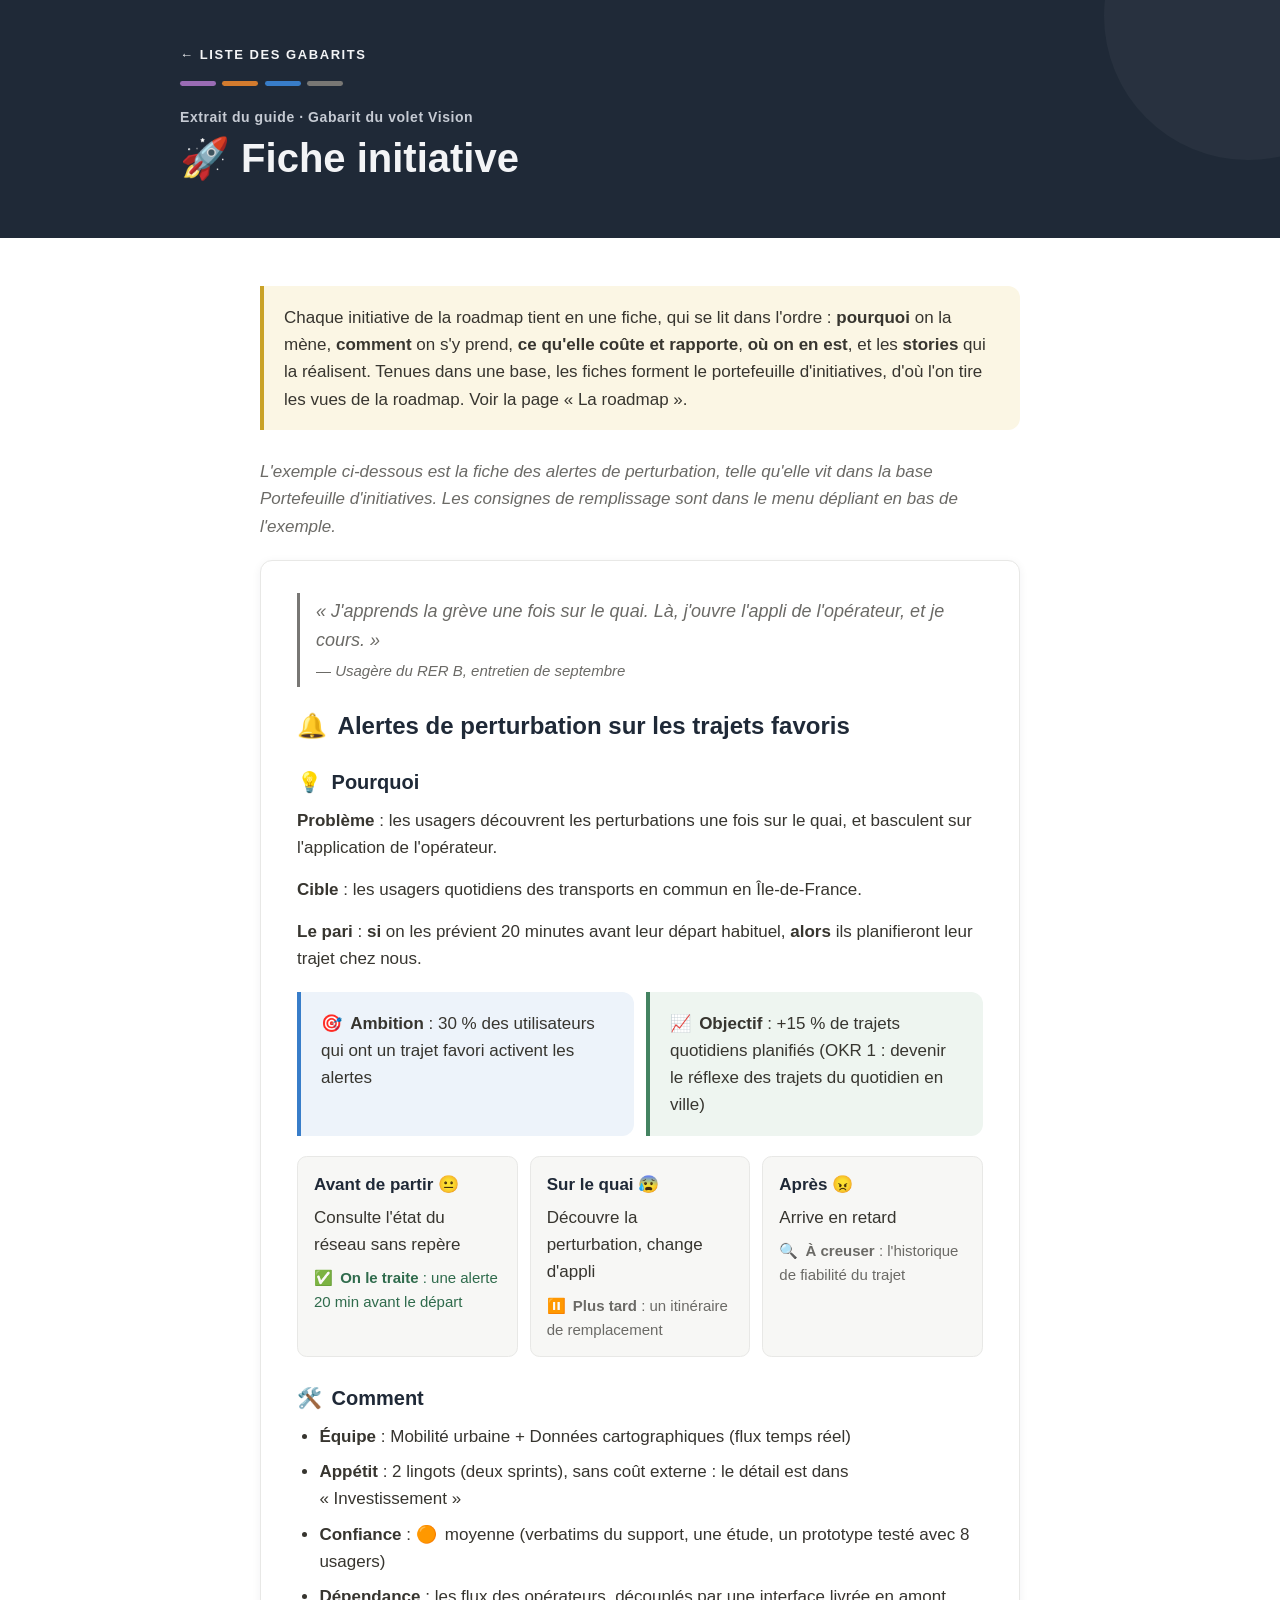
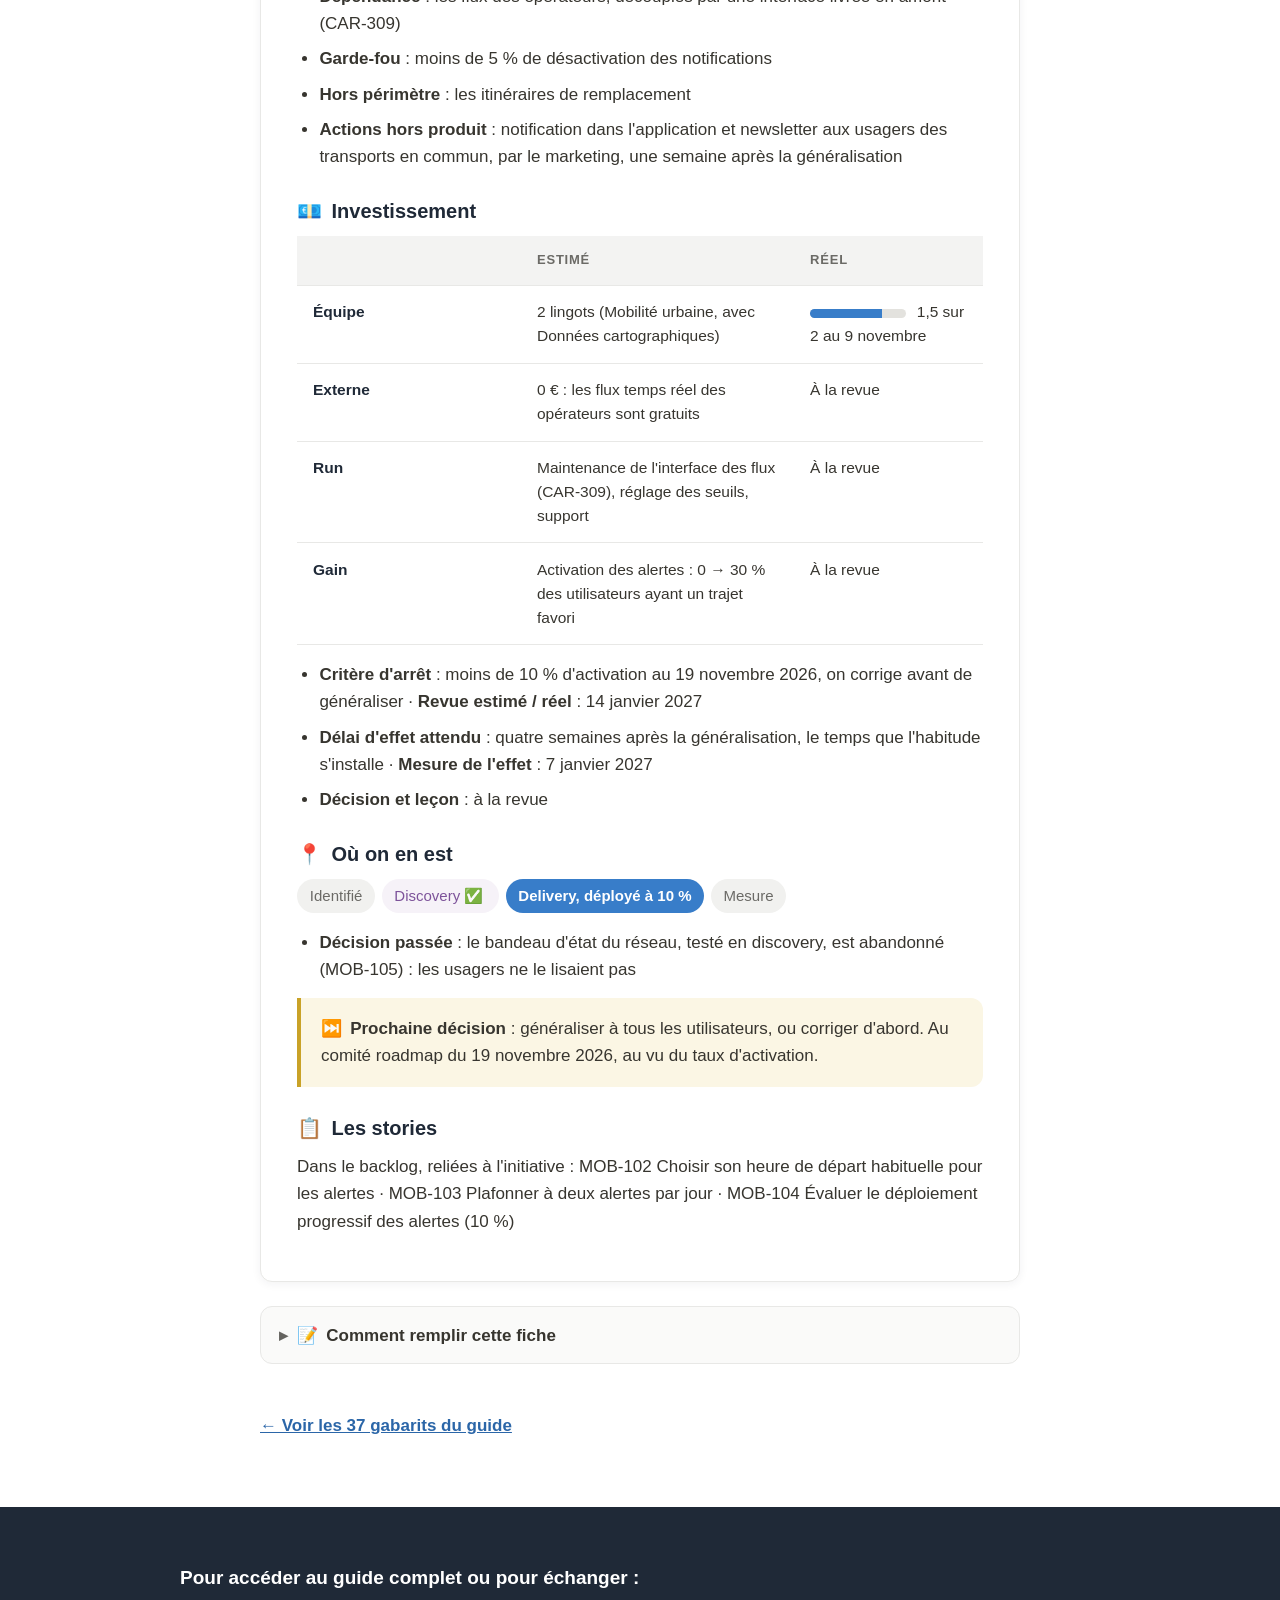
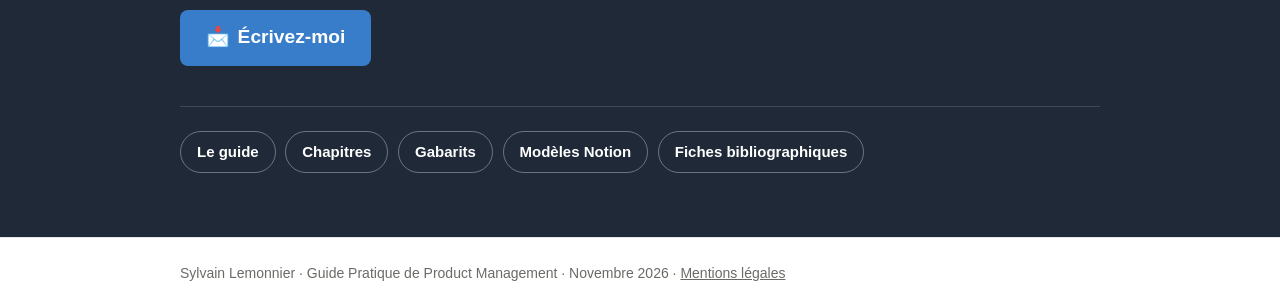
<file: exemples/fiche-initiative/index.html>
<!doctype html>
<html lang="fr">
<head>
  <meta charset="utf-8">
  <meta name="viewport" content="width=device-width, initial-scale=1">

  <title>Fiche initiative · Guide Pratique de Product Management</title>
  <meta name="description" content="Un gabarit du Guide Pratique de Product Management, rempli sur le cas fil rouge : la fiche initiative, du pourquoi aux stories, avec son investissement en lingots et sa prochaine décision.">
  <meta name="author" content="Sylvain Lemonnier">
  <link rel="canonical" href="https://sylvain-lemonnier.fr/exemples/fiche-initiative/">

  <meta property="og:type" content="article">
  <meta property="og:locale" content="fr_FR">
  <meta property="og:site_name" content="Guide Pratique de Product Management">
  <meta property="og:title" content="Fiche initiative · Guide Pratique de Product Management">
  <meta property="og:description" content="Un gabarit du guide rempli sur le cas fil rouge : pourquoi, comment, investissement, où on en est, et les stories.">
  <meta property="og:url" content="https://sylvain-lemonnier.fr/exemples/fiche-initiative/">
  <meta property="og:image" content="https://sylvain-lemonnier.fr/images/apercu-linkedin.jpg">
  <meta property="og:image:width" content="1200">
  <meta property="og:image:height" content="627">
  <meta property="og:image:alt" content="Guide Pratique de Product Management, par Sylvain Lemonnier">
  <meta name="twitter:card" content="summary_large_image">

  <link rel="icon" href="/favicon.svg" type="image/svg+xml">
  <link rel="apple-touch-icon" href="/apple-touch-icon.png">
  <link rel="stylesheet" href="/css/style.css">
</head>
<body>

  <a class="lien-evitement" href="#contenu">Aller au contenu</a>

  <header class="entete-page">
    <div class="conteneur">
      <a class="entete-page__retour" href="/gabarits/">← Liste des gabarits</a>
      <div class="hero__volets" aria-hidden="true">
        <span class="volet volet--vision"></span>
        <span class="volet volet--discovery"></span>
        <span class="volet volet--delivery"></span>
        <span class="volet volet--organisation"></span>
      </div>
      <p class="entete-page__surtitre">Extrait du guide · Gabarit du volet Vision</p>
      <h1 class="entete-page__titre"><span aria-hidden="true">🚀</span> Fiche initiative</h1>
    </div>
  </header>

  <main id="contenu" tabindex="-1">

    <article class="section section--premiere">
      <div class="conteneur chapitre">

        <aside class="encadre encadre--essentiel">
          <p>Chaque initiative de la roadmap tient en une fiche, qui se lit dans l'ordre&nbsp;: <strong>pourquoi</strong> on la mène, <strong>comment</strong> on s'y prend, <strong>ce qu'elle coûte et rapporte</strong>, <strong>où on en est</strong>, et les <strong>stories</strong> qui la réalisent. Tenues dans une base, les fiches forment le portefeuille d'initiatives, d'où l'on tire les vues de la roadmap. Voir la page «&nbsp;La roadmap&nbsp;».</p>
        </aside>

        <p class="chapitre__note"><em>L'exemple ci-dessous est la fiche des alertes de perturbation, telle qu'elle vit dans la base Portefeuille d'initiatives. Les consignes de remplissage sont dans le menu dépliant en bas de l'exemple.</em></p>

        <div class="fiche">

          <blockquote class="citation">
            <p>«&nbsp;J'apprends la grève une fois sur le quai. Là, j'ouvre l'appli de l'opérateur, et je cours.&nbsp;»</p>
            <footer>— <cite>Usagère du RER B, entretien de septembre</cite></footer>
          </blockquote>

          <h2 class="fiche__titre"><span aria-hidden="true">🔔</span> Alertes de perturbation sur les trajets favoris</h2>

          <h3><span aria-hidden="true">💡</span> Pourquoi</h3>

          <p><strong>Problème</strong>&nbsp;: les usagers découvrent les perturbations une fois sur le quai, et basculent sur l'application de l'opérateur.</p>
          <p><strong>Cible</strong>&nbsp;: les usagers quotidiens des transports en commun en Île-de-France.</p>
          <p><strong>Le pari</strong>&nbsp;: <strong>si</strong> on les prévient 20 minutes avant leur départ habituel, <strong>alors</strong> ils planifieront leur trajet chez nous.</p>

          <div class="duo">
            <p class="encadre encadre--repere"><span aria-hidden="true">🎯</span> <strong>Ambition</strong>&nbsp;: 30&nbsp;% des utilisateurs qui ont un trajet favori activent les alertes</p>
            <p class="encadre encadre--exemple"><span aria-hidden="true">📈</span> <strong>Objectif</strong>&nbsp;: +15&nbsp;% de trajets quotidiens planifiés (OKR 1&nbsp;: devenir le réflexe des trajets du quotidien en ville)</p>
          </div>

          <ol class="parcours" aria-label="Les moments du parcours">
            <li class="parcours__moment">
              <p class="parcours__titre">Avant de partir <span aria-hidden="true">😐</span></p>
              <p>Consulte l'état du réseau sans repère</p>
              <p class="parcours__statut parcours__statut--traite"><span aria-hidden="true">✅</span> <strong>On le traite</strong>&nbsp;: une alerte 20 min avant le départ</p>
            </li>
            <li class="parcours__moment">
              <p class="parcours__titre">Sur le quai <span aria-hidden="true">😰</span></p>
              <p>Découvre la perturbation, change d'appli</p>
              <p class="parcours__statut"><span aria-hidden="true">⏸️</span> <strong>Plus tard</strong>&nbsp;: un itinéraire de remplacement</p>
            </li>
            <li class="parcours__moment">
              <p class="parcours__titre">Après <span aria-hidden="true">😠</span></p>
              <p>Arrive en retard</p>
              <p class="parcours__statut"><span aria-hidden="true">🔍</span> <strong>À creuser</strong>&nbsp;: l'historique de fiabilité du trajet</p>
            </li>
          </ol>

          <h3><span aria-hidden="true">🛠️</span> Comment</h3>

          <ul>
            <li><strong>Équipe</strong>&nbsp;: Mobilité urbaine + Données cartographiques (flux temps réel)</li>
            <li><strong>Appétit</strong>&nbsp;: 2 lingots (deux sprints), sans coût externe&nbsp;: le détail est dans «&nbsp;Investissement&nbsp;»</li>
            <li><strong>Confiance</strong>&nbsp;: <span aria-hidden="true">🟠</span> moyenne (verbatims du support, une étude, un prototype testé avec 8 usagers)</li>
            <li><strong>Dépendance</strong>&nbsp;: les flux des opérateurs, découplés par une interface livrée en amont (CAR-309)</li>
            <li><strong>Garde-fou</strong>&nbsp;: moins de 5&nbsp;% de désactivation des notifications</li>
            <li><strong>Hors périmètre</strong>&nbsp;: les itinéraires de remplacement</li>
            <li><strong>Actions hors produit</strong>&nbsp;: notification dans l'application et newsletter aux usagers des transports en commun, par le marketing, une semaine après la généralisation</li>
          </ul>

          <h3><span aria-hidden="true">💶</span> Investissement</h3>

          <table class="tableau">
            <thead>
              <tr><th scope="col"><span class="visuellement-cache">Poste</span></th><th scope="col">Estimé</th><th scope="col">Réel</th></tr>
            </thead>
            <tbody>
              <tr>
                <th scope="row">Équipe</th>
                <td data-libelle="Estimé">2 lingots (Mobilité urbaine, avec Données cartographiques)</td>
                <td data-libelle="Réel"><span class="jauge" aria-hidden="true"><span class="jauge__niveau" style="width: 75%"></span></span> 1,5 sur 2 au 9 novembre</td>
              </tr>
              <tr><th scope="row">Externe</th><td data-libelle="Estimé">0 €&nbsp;: les flux temps réel des opérateurs sont gratuits</td><td data-libelle="Réel">À la revue</td></tr>
              <tr><th scope="row">Run</th><td data-libelle="Estimé">Maintenance de l'interface des flux (CAR-309), réglage des seuils, support</td><td data-libelle="Réel">À la revue</td></tr>
              <tr><th scope="row">Gain</th><td data-libelle="Estimé">Activation des alertes&nbsp;: 0 → 30&nbsp;% des utilisateurs ayant un trajet favori</td><td data-libelle="Réel">À la revue</td></tr>
            </tbody>
          </table>

          <ul>
            <li><strong>Critère d'arrêt</strong>&nbsp;: moins de 10&nbsp;% d'activation au 19 novembre 2026, on corrige avant de généraliser · <strong>Revue estimé / réel</strong>&nbsp;: 14 janvier 2027</li>
            <li><strong>Délai d'effet attendu</strong>&nbsp;: quatre semaines après la généralisation, le temps que l'habitude s'installe · <strong>Mesure de l'effet</strong>&nbsp;: 7 janvier 2027</li>
            <li><strong>Décision et leçon</strong>&nbsp;: à la revue</li>
          </ul>

          <h3><span aria-hidden="true">📍</span> Où on en est</h3>

          <ol class="frise" aria-label="Statut de l'initiative">
            <li class="frise__etape">Identifié</li>
            <li class="frise__etape frise__etape--discovery">Discovery <span aria-hidden="true">✅</span><span class="visuellement-cache"> (terminée)</span></li>
            <li class="frise__etape frise__etape--delivery" aria-current="step">Delivery, déployé à 10&nbsp;%</li>
            <li class="frise__etape">Mesure</li>
          </ol>

          <ul>
            <li><strong>Décision passée</strong>&nbsp;: le bandeau d'état du réseau, testé en discovery, est abandonné (MOB-105)&nbsp;: les usagers ne le lisaient pas</li>
          </ul>

          <aside class="encadre encadre--essentiel">
            <p><span aria-hidden="true">⏭️</span> <strong>Prochaine décision</strong>&nbsp;: généraliser à tous les utilisateurs, ou corriger d'abord. Au comité roadmap du 19 novembre 2026, au vu du taux d'activation.</p>
          </aside>

          <h3><span aria-hidden="true">📋</span> Les stories</h3>

          <p>Dans le backlog, reliées à l'initiative&nbsp;: MOB-102 Choisir son heure de départ habituelle pour les alertes · MOB-103 Plafonner à deux alertes par jour · MOB-104 Évaluer le déploiement progressif des alertes (10&nbsp;%)</p>

        </div>

        <details class="depliant chapitre__depliant">
          <summary><span><span aria-hidden="true">📝</span> Comment remplir cette fiche</span></summary>
          <div class="depliant__contenu">
            <ul>
              <li><strong>Verbatim</strong>&nbsp;: une phrase d'entretien qui dit le problème avec les mots de l'utilisateur</li>
              <li><strong>Titre</strong>&nbsp;: le problème tant que la discovery n'a pas conclu&nbsp;; la feature, une fois validée</li>
              <li><strong>Pourquoi</strong>&nbsp;: le problème, la cible, le pari («&nbsp;si… alors…&nbsp;»), l'ambition en un chiffre, l'OKR servi (ou l'enveloppe, pour le socle technique), et les moments du parcours&nbsp;: ce qu'on traite, ce qu'on repousse</li>
              <li><strong>Comment</strong>&nbsp;: l'équipe qui porte + celles qui contribuent, l'appétit (1, 2 ou 3 lingots, voir la page «&nbsp;Le Backlog&nbsp;») et le coût externe, la confiance et ses preuves, les dépendances et leur réponse, les garde-fous, le hors périmètre, les actions hors produit (marketing, ventes&nbsp;: qui, quand, calées après la mise en production)</li>
              <li><strong>Investissement</strong>&nbsp;: un tableau estimé / réel (équipe en lingots, externe et run en euros, gain&nbsp;: KPI de départ → cible). La colonne «&nbsp;Estimé&nbsp;» se remplit avant le développement&nbsp;; pendant la delivery, la ligne Équipe reprend la jauge d'appétit du portefeuille&nbsp;; le reste se remplit à la revue. Dessous, le critère d'arrêt et la date de revue, le délai d'effet attendu et la date de mesure de l'effet (voir «&nbsp;Quand l'effet tarde&nbsp;»), puis la décision et la leçon (voir «&nbsp;Maîtriser la performance&nbsp;»)</li>
              <li><strong>Étapes, preuves et points de décision</strong>&nbsp;: pour un chantier de plusieurs trimestres qui a le statut «&nbsp;effet différé&nbsp;», un tableau avec une ligne par étape&nbsp;: ce qu'on livre, la mesure de performance, le point de décision et le lien aux OKR (voir «&nbsp;Quand l'effet tarde&nbsp;»)</li>
              <li><strong>Où on en est</strong>&nbsp;: le statut (Identifié · Discovery · Delivery · Mesure), les décisions passées, la prochaine décision avec sa date</li>
              <li><strong>Les stories</strong>&nbsp;: une vue de la base Backlog filtrée sur l'initiative, avec le statut et l'avancement de chaque élément (ici en texte simple)</li>
            </ul>
          </div>
        </details>

        <p class="chapitre__retour"><a href="/gabarits/">← Voir les 37 gabarits du guide</a></p>

      </div>
    </article>

    <section class="section section--nuit" aria-label="Contact et liens">
      <div class="conteneur">
        <div class="appel">
          <p class="appel__texte">Pour accéder au guide complet ou pour échanger&nbsp;:</p>
          <a class="bouton" href="/contact/">
            <span aria-hidden="true">📩</span> Écrivez-moi
          </a>
        </div>

        <ul class="liens">
          <li><a class="lien-interne" href="/">Le guide</a></li>
          <li><a class="lien-interne" href="/chapitres/">Chapitres</a></li>
          <li><a class="lien-interne" href="/gabarits/">Gabarits</a></li>
          <li><a class="lien-interne" href="/modeles/">Modèles Notion</a></li>
          <li><a class="lien-interne" href="/fiches/">Fiches bibliographiques</a></li>
        </ul>
      </div>
    </section>

  </main>

  <footer class="pied">
    <div class="conteneur">
      <p>Sylvain Lemonnier · Guide Pratique de Product Management · Novembre 2026 · <a href="/mentions-legales/">Mentions légales</a></p>
    </div>
  </footer>

  <!-- Mesure d'audience anonyme, sans cookie (GoatCounter) -->
  <script data-goatcounter="https://sylvain-lemonnier.goatcounter.com/count"
          async src="https://gc.zgo.at/count.js"></script>
</body>
</html>
</file>
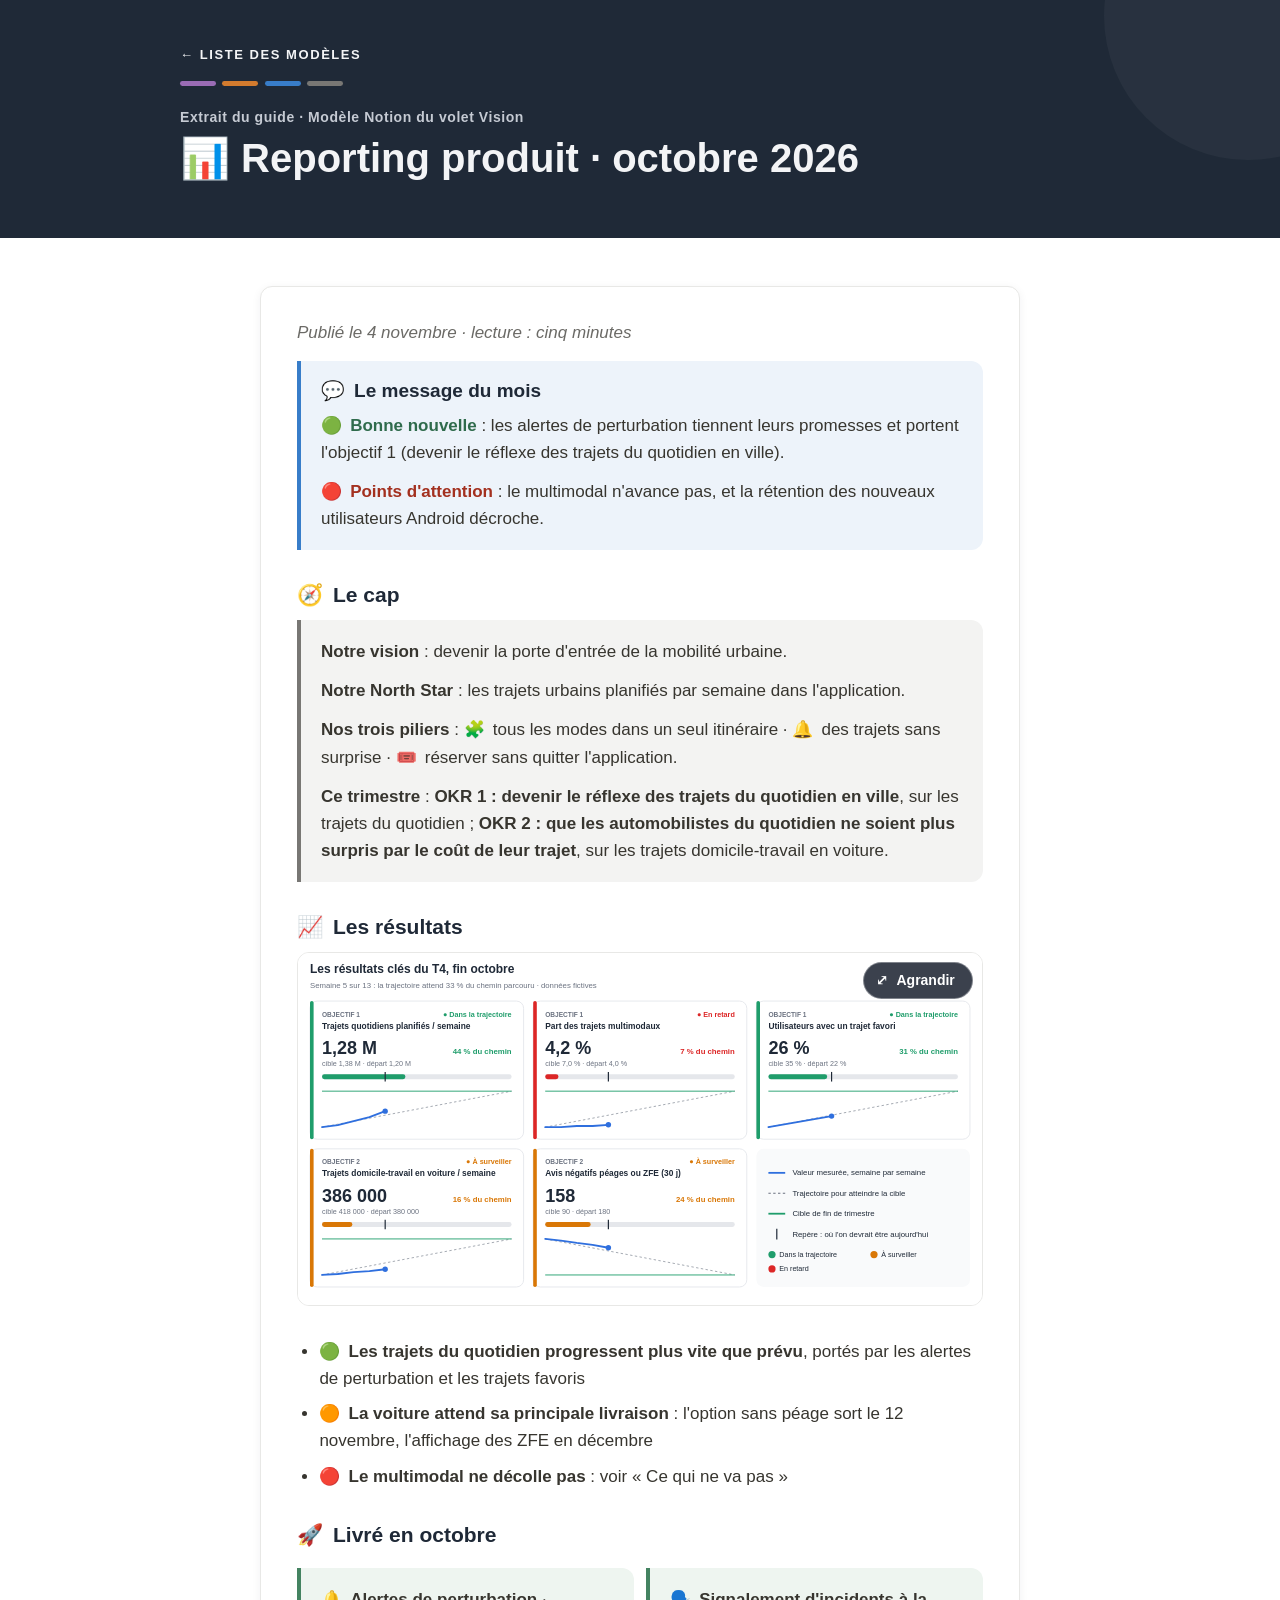
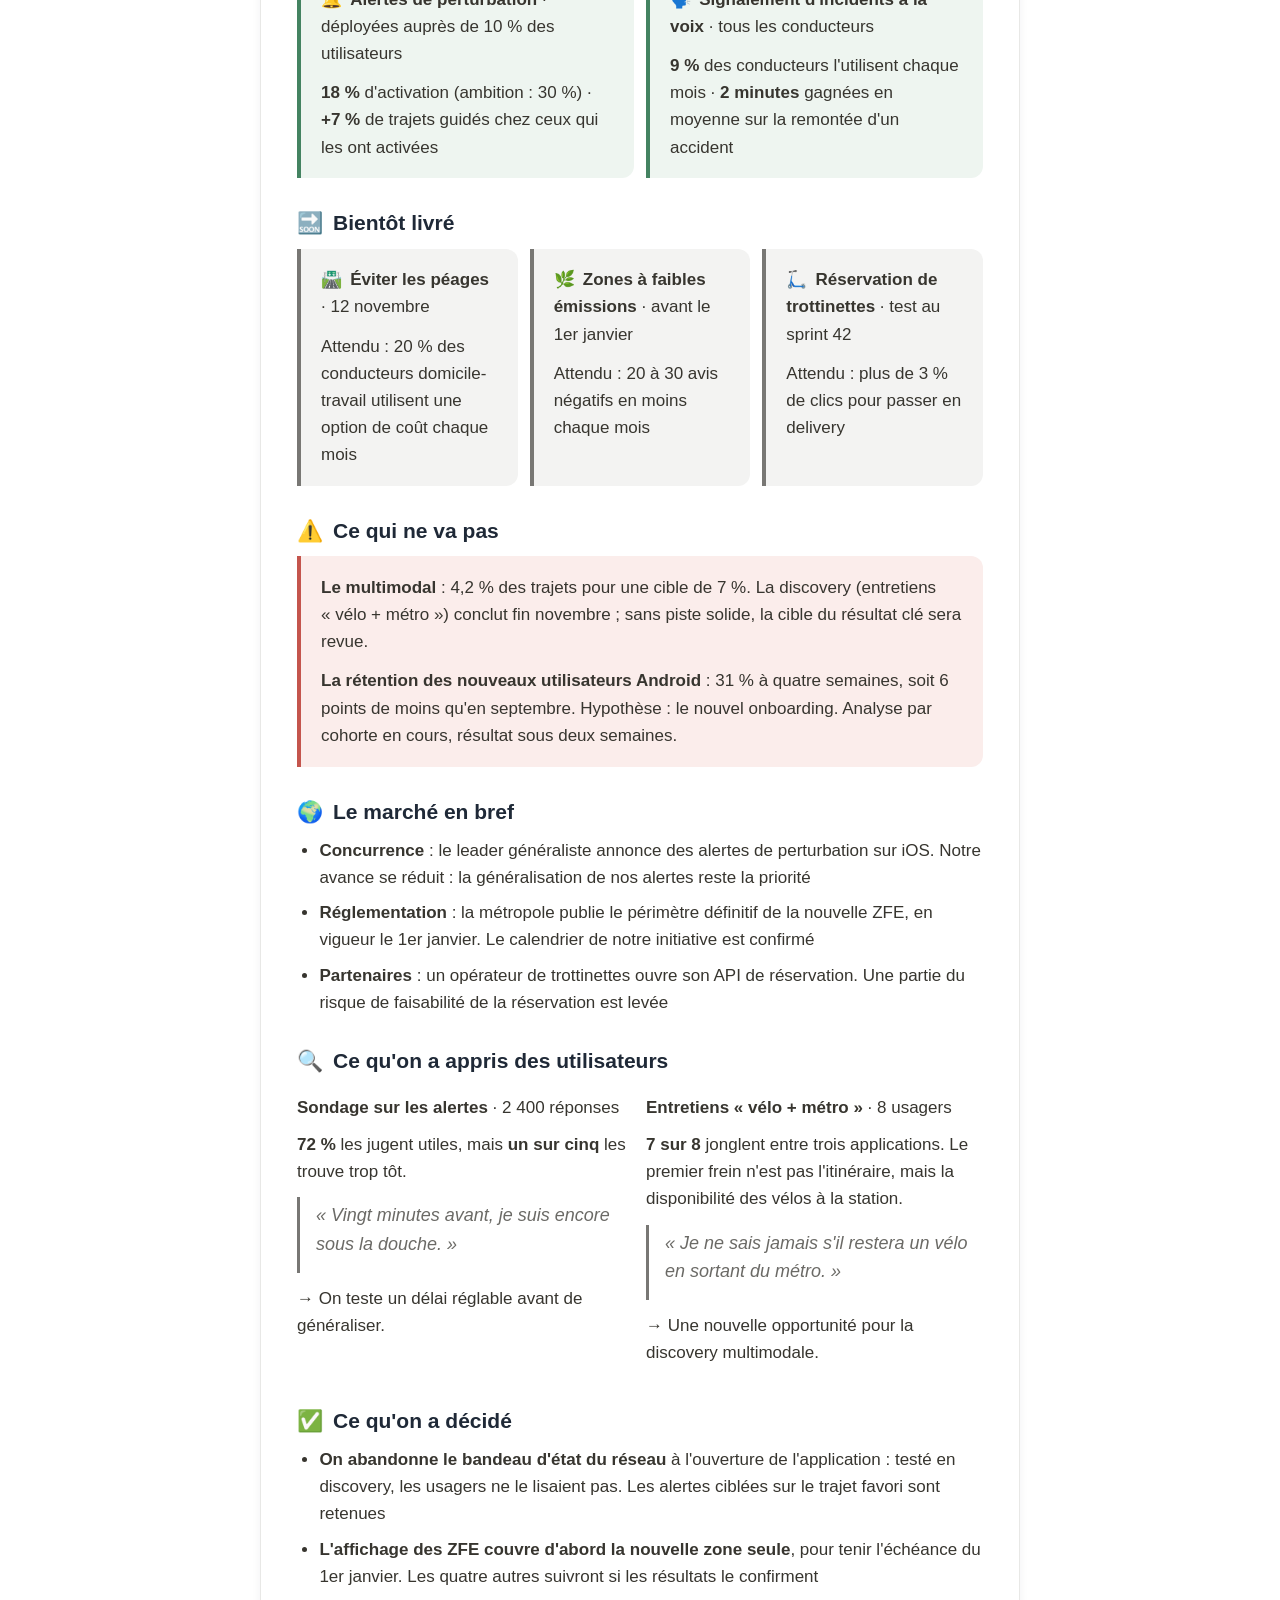
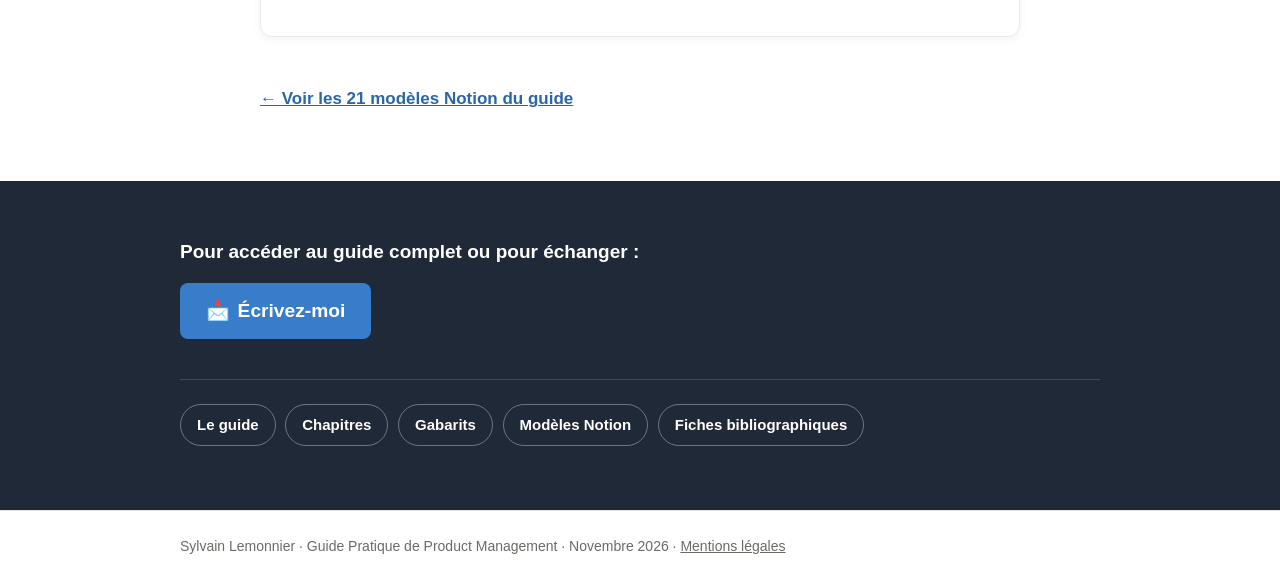
<file: exemples/reporting-produit/index.html>
<!doctype html>
<html lang="fr">
<head>
  <meta charset="utf-8">
  <meta name="viewport" content="width=device-width, initial-scale=1">

  <title>Reporting produit · octobre 2026 · Guide Pratique de Product Management</title>
  <meta name="description" content="Un modèle Notion du Guide Pratique de Product Management, rempli sur le cas fil rouge : le reporting mensuel produit, en cinq minutes de lecture, du message du mois aux décisions.">
  <meta name="author" content="Sylvain Lemonnier">
  <link rel="canonical" href="https://sylvain-lemonnier.fr/exemples/reporting-produit/">

  <meta property="og:type" content="article">
  <meta property="og:locale" content="fr_FR">
  <meta property="og:site_name" content="Guide Pratique de Product Management">
  <meta property="og:title" content="Reporting produit · octobre 2026 · Guide Pratique de Product Management">
  <meta property="og:description" content="Un modèle Notion du guide, rempli sur le cas fil rouge : message du mois, résultats OKR, livraisons, alertes, marché, apprentissages et décisions.">
  <meta property="og:url" content="https://sylvain-lemonnier.fr/exemples/reporting-produit/">
  <meta property="og:image" content="https://sylvain-lemonnier.fr/images/apercu-linkedin.jpg">
  <meta property="og:image:width" content="1200">
  <meta property="og:image:height" content="627">
  <meta property="og:image:alt" content="Guide Pratique de Product Management, par Sylvain Lemonnier">
  <meta name="twitter:card" content="summary_large_image">

  <link rel="icon" href="/favicon.svg" type="image/svg+xml">
  <link rel="apple-touch-icon" href="/apple-touch-icon.png">
  <link rel="stylesheet" href="/css/style.css">
</head>
<body>

  <a class="lien-evitement" href="#contenu">Aller au contenu</a>

  <header class="entete-page">
    <div class="conteneur">
      <a class="entete-page__retour" href="/modeles/">← Liste des modèles</a>
      <div class="hero__volets" aria-hidden="true">
        <span class="volet volet--vision"></span>
        <span class="volet volet--discovery"></span>
        <span class="volet volet--delivery"></span>
        <span class="volet volet--organisation"></span>
      </div>
      <p class="entete-page__surtitre">Extrait du guide · Modèle Notion du volet Vision</p>
      <h1 class="entete-page__titre"><span aria-hidden="true">📊</span> Reporting produit · octobre 2026</h1>
    </div>
  </header>

  <main id="contenu" tabindex="-1">

    <article class="section section--premiere">
      <div class="conteneur chapitre">

        <div class="fiche">

          <p class="chapitre__note"><em>Publié le 4 novembre · lecture&nbsp;: cinq minutes</em></p>

          <aside class="encadre encadre--repere" aria-labelledby="message-du-mois">
            <h2 id="message-du-mois" class="encadre__titre-section"><span aria-hidden="true">💬</span> Le message du mois</h2>
            <p><span aria-hidden="true">🟢</span> <strong class="texte-vert">Bonne nouvelle</strong>&nbsp;: les alertes de perturbation tiennent leurs promesses et portent l'objectif 1 (devenir le réflexe des trajets du quotidien en ville).</p>
            <p><span aria-hidden="true">🔴</span> <strong class="texte-rouge">Points d'attention</strong>&nbsp;: le multimodal n'avance pas, et la rétention des nouveaux utilisateurs Android décroche.</p>
          </aside>

          <h2 class="fiche__section"><span aria-hidden="true">🧭</span> Le cap</h2>

          <aside class="encadre encadre--neutre">
            <p><strong>Notre vision</strong>&nbsp;: devenir la porte d'entrée de la mobilité urbaine.</p>
            <p><strong>Notre North Star</strong>&nbsp;: les trajets urbains planifiés par semaine dans l'application.</p>
            <p><strong>Nos trois piliers</strong>&nbsp;: <span aria-hidden="true">🧩</span> tous les modes dans un seul itinéraire · <span aria-hidden="true">🔔</span> des trajets sans surprise · <span aria-hidden="true">🎟️</span> réserver sans quitter l'application.</p>
            <p><strong>Ce trimestre</strong>&nbsp;: <strong>OKR 1&nbsp;: devenir le réflexe des trajets du quotidien en ville</strong>, sur les trajets du quotidien&nbsp;; <strong>OKR 2&nbsp;: que les automobilistes du quotidien ne soient plus surpris par le coût de leur trajet</strong>, sur les trajets domicile-travail en voiture.</p>
          </aside>

          <h2 class="fiche__section"><span aria-hidden="true">📈</span> Les résultats</h2>

          <figure class="capture capture--schema chapitre__schema">
            <div class="capture__cadre">
              <img src="/images/schemas/okr-octobre.svg" width="1140" height="586" loading="lazy"
                   alt="Les résultats clés du T4, fin octobre, semaine 5 sur 13 : la trajectoire attend 33 % du chemin parcouru (données fictives). Objectif 1 : trajets quotidiens planifiés par semaine, 1,28 million pour une cible de 1,38 million et un départ à 1,20 million, dans la trajectoire, 44 % du chemin ; part des trajets multimodaux, 4,2 % pour une cible de 7,0 % et un départ à 4,0 %, en retard, 7 % du chemin ; utilisateurs avec un trajet favori, 26 % pour une cible de 35 % et un départ à 22 %, dans la trajectoire, 31 % du chemin. Objectif 2 : trajets domicile-travail en voiture par semaine, 386 000 pour une cible de 418 000 et un départ à 380 000, à surveiller, 16 % du chemin ; avis négatifs sur les péages ou les ZFE sur 30 jours, 158 pour une cible de 90 et un départ à 180, à surveiller, 24 % du chemin. Chaque résultat montre la valeur mesurée semaine par semaine, la trajectoire pour atteindre la cible et le repère du jour.">
              <button type="button" class="capture__agrandir" data-plein-ecran="/images/schemas/okr-octobre.svg">
                <span aria-hidden="true">⤢</span> Agrandir<span class="visuellement-cache"> le tableau des résultats clés</span>
              </button>
            </div>
          </figure>

          <ul>
            <li><span aria-hidden="true">🟢</span> <strong>Les trajets du quotidien progressent plus vite que prévu</strong>, portés par les alertes de perturbation et les trajets favoris</li>
            <li><span aria-hidden="true">🟠</span> <strong>La voiture attend sa principale livraison</strong>&nbsp;: l'option sans péage sort le 12 novembre, l'affichage des ZFE en décembre</li>
            <li><span aria-hidden="true">🔴</span> <strong>Le multimodal ne décolle pas</strong>&nbsp;: voir «&nbsp;Ce qui ne va pas&nbsp;»</li>
          </ul>

          <h2 class="fiche__section"><span aria-hidden="true">🚀</span> Livré en octobre</h2>

          <div class="duo">
            <div class="encadre encadre--exemple">
              <p><span aria-hidden="true">🔔</span> <strong>Alertes de perturbation</strong> · déployées auprès de 10&nbsp;% des utilisateurs</p>
              <p><strong>18&nbsp;%</strong> d'activation (ambition&nbsp;: 30&nbsp;%) · <strong>+7&nbsp;%</strong> de trajets guidés chez ceux qui les ont activées</p>
            </div>
            <div class="encadre encadre--exemple">
              <p><span aria-hidden="true">🗣️</span> <strong>Signalement d'incidents à la voix</strong> · tous les conducteurs</p>
              <p><strong>9&nbsp;%</strong> des conducteurs l'utilisent chaque mois · <strong>2 minutes</strong> gagnées en moyenne sur la remontée d'un accident</p>
            </div>
          </div>

          <h2 class="fiche__section"><span aria-hidden="true">🔜</span> Bientôt livré</h2>

          <div class="trio">
            <div class="encadre encadre--neutre">
              <p><span aria-hidden="true">🛣️</span> <strong>Éviter les péages</strong> · 12 novembre</p>
              <p>Attendu&nbsp;: 20&nbsp;% des conducteurs domicile-travail utilisent une option de coût chaque mois</p>
            </div>
            <div class="encadre encadre--neutre">
              <p><span aria-hidden="true">🌿</span> <strong>Zones à faibles émissions</strong> · avant le 1er janvier</p>
              <p>Attendu&nbsp;: 20 à 30 avis négatifs en moins chaque mois</p>
            </div>
            <div class="encadre encadre--neutre">
              <p><span aria-hidden="true">🛴</span> <strong>Réservation de trottinettes</strong> · test au sprint 42</p>
              <p>Attendu&nbsp;: plus de 3&nbsp;% de clics pour passer en delivery</p>
            </div>
          </div>

          <h2 class="fiche__section"><span aria-hidden="true">⚠️</span> Ce qui ne va pas</h2>

          <aside class="encadre encadre--alerte">
            <p><strong>Le multimodal</strong>&nbsp;: 4,2&nbsp;% des trajets pour une cible de 7&nbsp;%. La discovery (entretiens «&nbsp;vélo + métro&nbsp;») conclut fin novembre&nbsp;; sans piste solide, la cible du résultat clé sera revue.</p>
            <p><strong>La rétention des nouveaux utilisateurs Android</strong>&nbsp;: 31&nbsp;% à quatre semaines, soit 6 points de moins qu'en septembre. Hypothèse&nbsp;: le nouvel onboarding. Analyse par cohorte en cours, résultat sous deux semaines.</p>
          </aside>

          <h2 class="fiche__section"><span aria-hidden="true">🌍</span> Le marché en bref</h2>

          <ul>
            <li><strong>Concurrence</strong>&nbsp;: le leader généraliste annonce des alertes de perturbation sur iOS. Notre avance se réduit&nbsp;: la généralisation de nos alertes reste la priorité</li>
            <li><strong>Réglementation</strong>&nbsp;: la métropole publie le périmètre définitif de la nouvelle ZFE, en vigueur le 1er janvier. Le calendrier de notre initiative est confirmé</li>
            <li><strong>Partenaires</strong>&nbsp;: un opérateur de trottinettes ouvre son API de réservation. Une partie du risque de faisabilité de la réservation est levée</li>
          </ul>

          <h2 class="fiche__section"><span aria-hidden="true">🔍</span> Ce qu'on a appris des utilisateurs</h2>

          <div class="duo">
            <div class="apprentissage">
              <p><strong>Sondage sur les alertes</strong> · 2 400 réponses</p>
              <p><strong>72&nbsp;%</strong> les jugent utiles, mais <strong>un sur cinq</strong> les trouve trop tôt.</p>
              <blockquote class="citation"><p>«&nbsp;Vingt minutes avant, je suis encore sous la douche.&nbsp;»</p></blockquote>
              <p>→ On teste un délai réglable avant de généraliser.</p>
            </div>
            <div class="apprentissage">
              <p><strong>Entretiens «&nbsp;vélo + métro&nbsp;»</strong> · 8 usagers</p>
              <p><strong>7 sur 8</strong> jonglent entre trois applications. Le premier frein n'est pas l'itinéraire, mais la disponibilité des vélos à la station.</p>
              <blockquote class="citation"><p>«&nbsp;Je ne sais jamais s'il restera un vélo en sortant du métro.&nbsp;»</p></blockquote>
              <p>→ Une nouvelle opportunité pour la discovery multimodale.</p>
            </div>
          </div>

          <h2 class="fiche__section"><span aria-hidden="true">✅</span> Ce qu'on a décidé</h2>

          <ul>
            <li><strong>On abandonne le bandeau d'état du réseau</strong> à l'ouverture de l'application&nbsp;: testé en discovery, les usagers ne le lisaient pas. Les alertes ciblées sur le trajet favori sont retenues</li>
            <li><strong>L'affichage des ZFE couvre d'abord la nouvelle zone seule</strong>, pour tenir l'échéance du 1er janvier. Les quatre autres suivront si les résultats le confirment</li>
          </ul>

        </div>

        <p class="chapitre__retour"><a href="/modeles/">← Voir les 21 modèles Notion du guide</a></p>

      </div>
    </article>

    <section class="section section--nuit" aria-label="Contact et liens">
      <div class="conteneur">
        <div class="appel">
          <p class="appel__texte">Pour accéder au guide complet ou pour échanger&nbsp;:</p>
          <a class="bouton" href="/contact/">
            <span aria-hidden="true">📩</span> Écrivez-moi
          </a>
        </div>

        <ul class="liens">
          <li><a class="lien-interne" href="/">Le guide</a></li>
          <li><a class="lien-interne" href="/chapitres/">Chapitres</a></li>
          <li><a class="lien-interne" href="/gabarits/">Gabarits</a></li>
          <li><a class="lien-interne" href="/modeles/">Modèles Notion</a></li>
          <li><a class="lien-interne" href="/fiches/">Fiches bibliographiques</a></li>
        </ul>
      </div>
    </section>

  </main>

  <footer class="pied">
    <div class="conteneur">
      <p>Sylvain Lemonnier · Guide Pratique de Product Management · Novembre 2026 · <a href="/mentions-legales/">Mentions légales</a></p>
    </div>
  </footer>

  <dialog class="visionneuse" aria-label="Schéma en plein écran">
    <button type="button" class="visionneuse__fermer" aria-label="Fermer">✕</button>
    <div class="visionneuse__zone">
      <img class="visionneuse__image" alt="">
    </div>
    <p class="visionneuse__aide">
      <span class="aide--souris">Cliquez sur l'image pour zoomer · Échap pour fermer</span>
      <span class="aide--tactile">Touchez l'image pour zoomer · ✕ pour fermer</span>
    </p>
  </dialog>

  <script src="/js/visionneuse.js"></script>
  <!-- Mesure d'audience anonyme, sans cookie (GoatCounter) -->
  <script data-goatcounter="https://sylvain-lemonnier.goatcounter.com/count"
          async src="https://gc.zgo.at/count.js"></script>
</body>
</html>
</file>
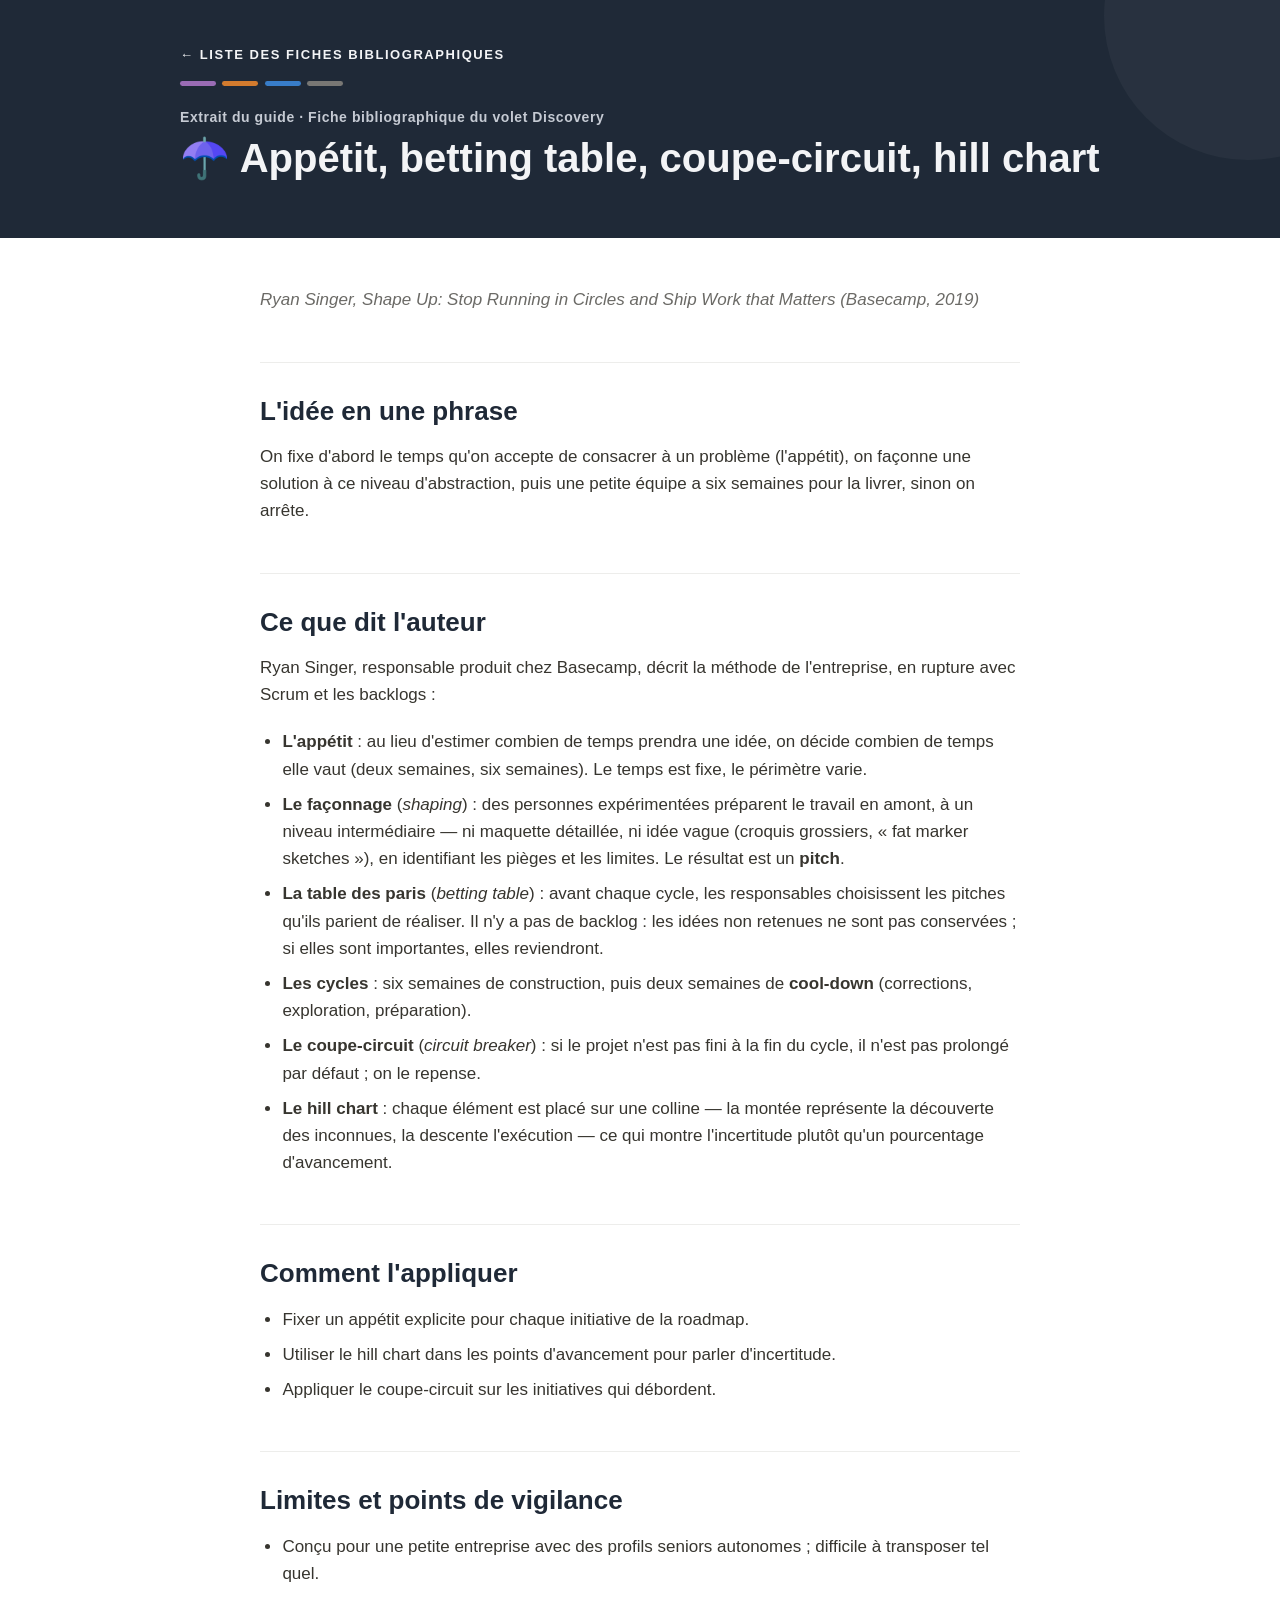
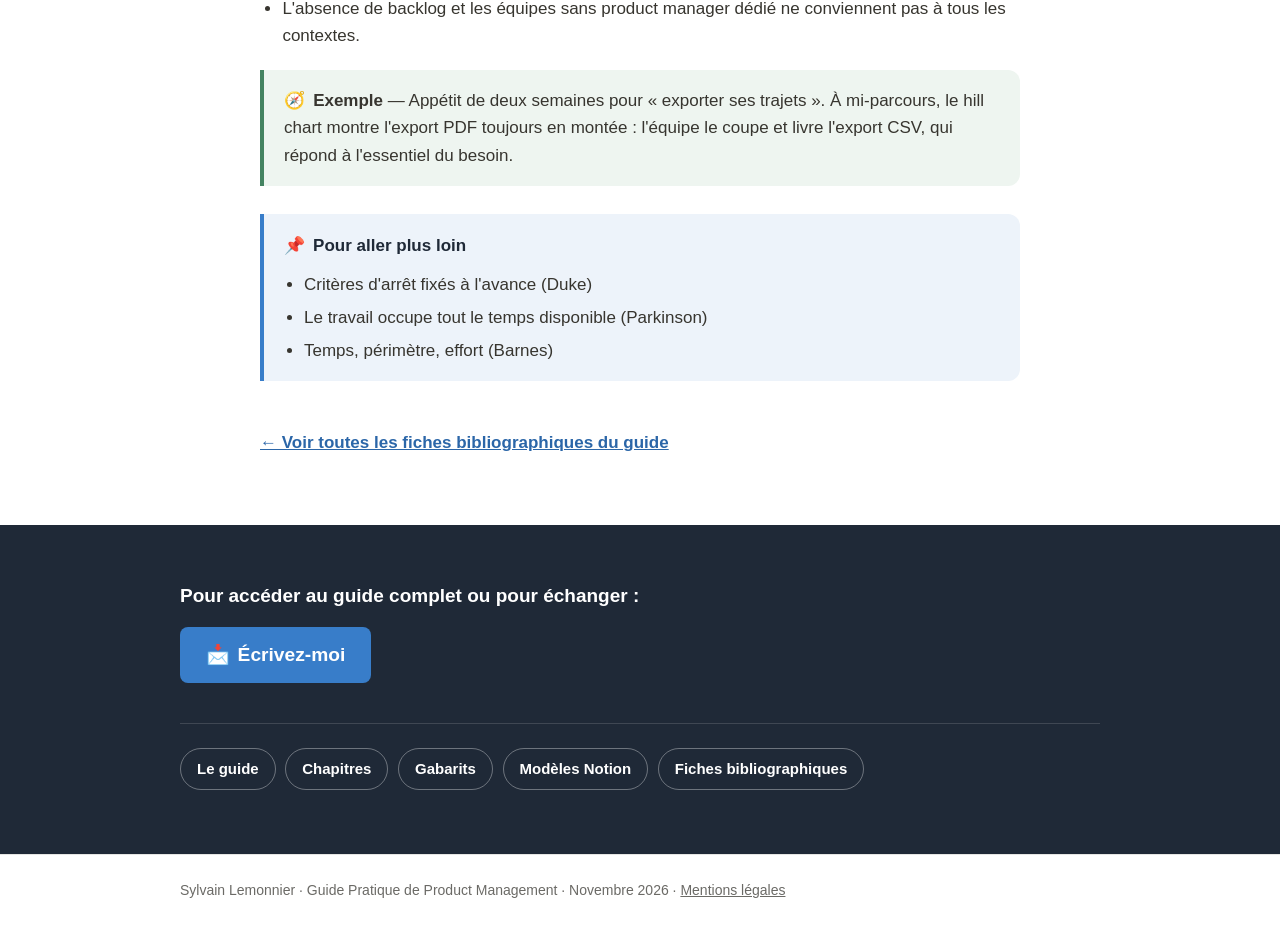
<file: exemples/shape-up/index.html>
<!doctype html>
<html lang="fr">
<head>
  <meta charset="utf-8">
  <meta name="viewport" content="width=device-width, initial-scale=1">

  <title>Appétit, betting table, coupe-circuit, hill chart · Guide Pratique de Product Management</title>
  <meta name="description" content="Une fiche bibliographique du Guide Pratique de Product Management : Shape Up de Ryan Singer, en une page. L'idée en une phrase, ce que dit l'auteur, comment l'appliquer et ses limites.">
  <meta name="author" content="Sylvain Lemonnier">
  <link rel="canonical" href="https://sylvain-lemonnier.fr/exemples/shape-up/">

  <meta property="og:type" content="article">
  <meta property="og:locale" content="fr_FR">
  <meta property="og:site_name" content="Guide Pratique de Product Management">
  <meta property="og:title" content="Appétit, betting table, coupe-circuit, hill chart · Guide Pratique de Product Management">
  <meta property="og:description" content="Une fiche bibliographique du guide : Shape Up de Ryan Singer, résumé en une page.">
  <meta property="og:url" content="https://sylvain-lemonnier.fr/exemples/shape-up/">
  <meta property="og:image" content="https://sylvain-lemonnier.fr/images/apercu-linkedin.jpg">
  <meta property="og:image:width" content="1200">
  <meta property="og:image:height" content="627">
  <meta property="og:image:alt" content="Guide Pratique de Product Management, par Sylvain Lemonnier">
  <meta name="twitter:card" content="summary_large_image">

  <link rel="icon" href="/favicon.svg" type="image/svg+xml">
  <link rel="apple-touch-icon" href="/apple-touch-icon.png">
  <link rel="stylesheet" href="/css/style.css">
</head>
<body>

  <a class="lien-evitement" href="#contenu">Aller au contenu</a>

  <header class="entete-page">
    <div class="conteneur">
      <a class="entete-page__retour" href="/fiches/">← Liste des fiches bibliographiques</a>
      <div class="hero__volets" aria-hidden="true">
        <span class="volet volet--vision"></span>
        <span class="volet volet--discovery"></span>
        <span class="volet volet--delivery"></span>
        <span class="volet volet--organisation"></span>
      </div>
      <p class="entete-page__surtitre">Extrait du guide · Fiche bibliographique du volet Discovery</p>
      <h1 class="entete-page__titre"><span aria-hidden="true">☂️</span> Appétit, betting table, coupe-circuit, hill chart</h1>
    </div>
  </header>

  <main id="contenu" tabindex="-1">

    <article class="section section--premiere">
      <div class="conteneur chapitre">

        <p class="chapitre__note"><em>Ryan Singer, Shape Up: Stop Running in Circles and Ship Work that Matters (Basecamp, 2019)</em></p>

        <h2>L'idée en une phrase</h2>

        <p>On fixe d'abord le temps qu'on accepte de consacrer à un problème (l'appétit), on façonne une solution à ce niveau d'abstraction, puis une petite équipe a six semaines pour la livrer, sinon on arrête.</p>

        <h2>Ce que dit l'auteur</h2>

        <p>Ryan Singer, responsable produit chez Basecamp, décrit la méthode de l'entreprise, en rupture avec Scrum et les backlogs&nbsp;:</p>

        <ul>
          <li><strong>L'appétit</strong>&nbsp;: au lieu d'estimer combien de temps prendra une idée, on décide combien de temps elle vaut (deux semaines, six semaines). Le temps est fixe, le périmètre varie.</li>
          <li><strong>Le façonnage</strong> (<em>shaping</em>)&nbsp;: des personnes expérimentées préparent le travail en amont, à un niveau intermédiaire — ni maquette détaillée, ni idée vague (croquis grossiers, «&nbsp;fat marker sketches&nbsp;»), en identifiant les pièges et les limites. Le résultat est un <strong>pitch</strong>.</li>
          <li><strong>La table des paris</strong> (<em>betting table</em>)&nbsp;: avant chaque cycle, les responsables choisissent les pitches qu'ils parient de réaliser. Il n'y a pas de backlog&nbsp;: les idées non retenues ne sont pas conservées&nbsp;; si elles sont importantes, elles reviendront.</li>
          <li><strong>Les cycles</strong>&nbsp;: six semaines de construction, puis deux semaines de <strong>cool-down</strong> (corrections, exploration, préparation).</li>
          <li><strong>Le coupe-circuit</strong> (<em>circuit breaker</em>)&nbsp;: si le projet n'est pas fini à la fin du cycle, il n'est pas prolongé par défaut&nbsp;; on le repense.</li>
          <li><strong>Le hill chart</strong>&nbsp;: chaque élément est placé sur une colline — la montée représente la découverte des inconnues, la descente l'exécution — ce qui montre l'incertitude plutôt qu'un pourcentage d'avancement.</li>
        </ul>

        <h2>Comment l'appliquer</h2>

        <ul>
          <li>Fixer un appétit explicite pour chaque initiative de la roadmap.</li>
          <li>Utiliser le hill chart dans les points d'avancement pour parler d'incertitude.</li>
          <li>Appliquer le coupe-circuit sur les initiatives qui débordent.</li>
        </ul>

        <h2>Limites et points de vigilance</h2>

        <ul>
          <li>Conçu pour une petite entreprise avec des profils seniors autonomes&nbsp;; difficile à transposer tel quel.</li>
          <li>L'absence de backlog et les équipes sans product manager dédié ne conviennent pas à tous les contextes.</li>
        </ul>

        <aside class="encadre encadre--exemple" aria-label="Exemple">
          <p><span aria-hidden="true">🧭</span> <strong>Exemple</strong> — Appétit de deux semaines pour «&nbsp;exporter ses trajets&nbsp;». À mi-parcours, le hill chart montre l'export PDF toujours en montée&nbsp;: l'équipe le coupe et livre l'export CSV, qui répond à l'essentiel du besoin.</p>
        </aside>

        <aside class="encadre encadre--repere" aria-label="Pour aller plus loin">
          <p class="encadre__titre"><span aria-hidden="true">📌</span> Pour aller plus loin</p>
          <ul>
            <li>Critères d'arrêt fixés à l'avance (Duke)</li>
            <li>Le travail occupe tout le temps disponible (Parkinson)</li>
            <li>Temps, périmètre, effort (Barnes)</li>
          </ul>
        </aside>

        <p class="chapitre__retour"><a href="/fiches/">← Voir toutes les fiches bibliographiques du guide</a></p>

      </div>
    </article>

    <section class="section section--nuit" aria-label="Contact et liens">
      <div class="conteneur">
        <div class="appel">
          <p class="appel__texte">Pour accéder au guide complet ou pour échanger&nbsp;:</p>
          <a class="bouton" href="/contact/">
            <span aria-hidden="true">📩</span> Écrivez-moi
          </a>
        </div>

        <ul class="liens">
          <li><a class="lien-interne" href="/">Le guide</a></li>
          <li><a class="lien-interne" href="/chapitres/">Chapitres</a></li>
          <li><a class="lien-interne" href="/gabarits/">Gabarits</a></li>
          <li><a class="lien-interne" href="/modeles/">Modèles Notion</a></li>
          <li><a class="lien-interne" href="/fiches/">Fiches bibliographiques</a></li>
        </ul>
      </div>
    </section>

  </main>

  <footer class="pied">
    <div class="conteneur">
      <p>Sylvain Lemonnier · Guide Pratique de Product Management · Novembre 2026 · <a href="/mentions-legales/">Mentions légales</a></p>
    </div>
  </footer>

  <!-- Mesure d'audience anonyme, sans cookie (GoatCounter) -->
  <script data-goatcounter="https://sylvain-lemonnier.goatcounter.com/count"
          async src="https://gc.zgo.at/count.js"></script>
</body>
</html>
</file>
<file: css/style.css>
/* =========================================================
   Guide Pratique de Product Management — feuille de style
   Conception mobile d'abord : les règles de base visent le
   téléphone, les blocs @media élargissent pour l'ordinateur.
   ========================================================= */

/* ---------- 1. Charte : couleurs et typographie ---------- */
:root {
  /* Volets du guide */
  --vision: #9A6CB5;
  --discovery: #D37B2E;
  --delivery: #387DC9;
  --organisation: #787774;

  /* Texte et fonds */
  --texte: #37352F;
  --texte-discret: #6B6A66;   /* gris un peu plus foncé que --organisation, pour un contraste suffisant sur blanc */
  --nuit: #1F2937;
  --nuit-texte: #F3F4F6;
  --nuit-discret: #C5CAD3;
  --fond: #FFFFFF;

  /* Fonds clairs des cartes de schéma */
  --vision-clair: #F6F2F8;
  --discovery-clair: #FBF3EC;
  --delivery-clair: #EDF3FA;
  --organisation-clair: #F3F3F2;

  /* Versions foncées des couleurs de volets, pour le texte :
     même teinte, contraste d'au moins 4,5 sur les fonds clairs */
  --vision-fonce: #7D539A;
  --discovery-fonce: #A65A1B;
  --delivery-fonce: #2B66A8;
  --organisation-fonce: #64635F;

  --fleche: #9B9A97;

  /* Polices du système : aucun fichier à charger */
  --police: -apple-system, BlinkMacSystemFont, "Segoe UI", Roboto, "Helvetica Neue", Arial, sans-serif;

  --largeur-max: 60rem;
  --marge: 1.25rem;
}

/* ---------- 2. Base ---------- */
*,
*::before,
*::after {
  box-sizing: border-box;
}

html {
  -webkit-text-size-adjust: 100%;
  scroll-padding-top: 4.5rem;   /* l'élément ciblé ne passe pas sous la barre fixe de l'accueil */
}

body {
  margin: 0;
  font-family: var(--police);
  font-size: 1.0625rem;
  line-height: 1.6;
  color: var(--texte);
  background: var(--fond);
}

img {
  max-width: 100%;
  height: auto;
}

/* Contour visible quand on navigue au clavier */
:focus-visible {
  outline: 3px solid var(--delivery);
  outline-offset: 3px;
}

/* Lien « Aller au contenu » : invisible jusqu'à ce qu'on appuie sur Tab */
.lien-evitement {
  position: absolute;
  top: 0.5rem;
  left: 0.5rem;
  z-index: 30;   /* au-dessus de la barre fixe */
  padding: 0.6rem 1rem;
  border-radius: 0.5rem;
  background: #FFFFFF;
  color: var(--nuit);
  font-weight: 700;
  text-decoration: none;
  transform: translateY(-150%);
}

.lien-evitement:focus {
  transform: none;
}

main:focus {
  outline: none;   /* la cible du lien d'évitement n'a pas besoin de contour */
}

.conteneur {
  max-width: var(--largeur-max);
  margin: 0 auto;
  padding: 0 var(--marge);
}

/* ---------- 3. Accroche (fond bleu nuit) ---------- */
.hero {
  position: relative;
  overflow: hidden;
  background: var(--nuit);
  color: var(--nuit-texte);
  padding: 3.5rem 0 4rem;
}

/* Les deux cercles discrets de la couverture du guide */
.hero::before,
.hero::after {
  content: "";
  position: absolute;
  border-radius: 50%;
  background: rgba(255, 255, 255, 0.04);
  pointer-events: none;
}

.hero::before {
  width: 22rem;
  height: 22rem;
  top: -9rem;
  right: -9rem;
}

.hero::after {
  width: 14rem;
  height: 14rem;
  bottom: -6rem;
  right: -5rem;
}

.hero .conteneur {
  position: relative; /* passe au-dessus des cercles */
}

/* Titre du guide : le titre principal de la page */
.hero__marque {
  margin: 0;
  font-size: 2.25rem;
  line-height: 1.1;
  font-weight: 800;
  letter-spacing: -0.015em;
  color: #FFFFFF;
}

.hero__volets {
  display: flex;
  gap: 0.4rem;
  margin: 0.85rem 0;
}

.volet {
  display: block;
  width: 2.25rem;
  height: 0.3rem;
  border-radius: 0.15rem;
}

.volet--vision { background: var(--vision); }
.volet--discovery { background: var(--discovery); }
.volet--delivery { background: var(--delivery); }
.volet--organisation { background: var(--organisation); }

.hero__auteur {
  margin: 0;
  font-size: 0.75rem;
  letter-spacing: 0.22em;
  text-transform: uppercase;
  color: var(--nuit-discret);
}

/* Slogan, en sous-titre */
.hero__titre {
  margin: 2rem 0 1.25rem;
  font-size: 1.375rem;
  line-height: 1.3;
  font-weight: 600;
  max-width: 22em;
}

/* ---------- Barre fixe (accueil) ----------
   Cachée au chargement ; js/animations.js ajoute « barre--visible »
   quand le grand titre sort de l'écran. */
.barre {
  position: fixed;
  top: 0;
  left: 0;
  right: 0;
  z-index: 20;
  background: rgba(31, 41, 55, 0.96);   /* bleu nuit, très légèrement translucide */
  box-shadow: 0 2px 12px rgba(0, 0, 0, 0.25);
  transform: translateY(-110%);
  visibility: hidden;
  transition: transform 0.25s ease, visibility 0s linear 0.25s;
}

.barre--visible {
  transform: none;
  visibility: visible;
  transition: transform 0.25s ease;
}

.barre__contenu {
  display: flex;
  align-items: center;
  justify-content: space-between;
  gap: 1rem;
  min-height: 3.5rem;
  padding-top: 0.4rem;
  padding-bottom: 0.4rem;
}

.barre__titre {
  font-size: 0.9375rem;
  line-height: 1.25;
  font-weight: 700;
  color: #FFFFFF;
  text-decoration: none;
}

.barre__titre:hover {
  text-decoration: underline;
}

.barre .bouton--petit {   /* « .barre » : passe avant la règle .bouton, plus bas dans le fichier */
  flex-shrink: 0;
  padding: 0.5rem 1rem;
  font-size: 0.9375rem;
}

.hero__bandeau {
  margin: 0 0 2rem;
  padding-left: 0.9rem;
  border-left: 3px solid var(--discovery);
  color: #EC9A55;      /* orange Discovery éclairci : contraste d'environ 6 sur le bleu nuit */
  max-width: 34em;
}

/* Vitrine : captures du guide à côté du texte (téléphone : une seule, sous le bouton) */
.hero__vitrine {
  margin-top: 2.5rem;
}

/* Chaque capture est recadrée sur sa fenêtre : on retire la marge sombre et les légendes */
.hero__capture {
  overflow: hidden;
  border-radius: 0.6rem;
  box-shadow: 0 18px 45px rgba(0, 0, 0, 0.5);
}

.hero__capture img {
  display: block;
  width: 117.65%;       /* la fenêtre fait 1360 px sur les 1600 de la capture */
  max-width: none;
  height: auto;
  margin: -5.15% 0 0 -8.82%;   /* décalage de la fenêtre : 70 px en haut, 120 px à gauche */
}

.hero__capture--fond {
  display: none;
}

.hero__capture--avant {
  aspect-ratio: 1360 / 860;   /* coupe sous la fenêtre, avant les légendes */
}

.intro__titre span[aria-hidden="true"] {
  margin-right: 0.3em;
}

/* ---------- Le guide en chiffres, juste sous l'accroche ---------- */
.reperes {
  position: relative;
  z-index: 1;
  margin-top: -2rem;   /* la carte chevauche le bas de l'accroche */
}

.reperes__liste {
  list-style: none;
  display: flex;
  flex-wrap: wrap;
  justify-content: center;
  gap: 1rem 1.25rem;
  margin: 0;
  padding: 1.25rem 0.75rem;
  border-radius: 0.9rem;
  background: var(--fond);
  box-shadow: 0 10px 30px rgba(31, 41, 55, 0.12);
}

.reperes__item {
  display: flex;
  flex-direction: column;
  align-items: center;
  min-width: 4.75rem;
  font-size: 0.8125rem;
  font-weight: 600;
  color: var(--texte-discret);
  text-align: center;
}

.reperes__nombre {
  font-size: 1.875rem;
  font-weight: 800;
  line-height: 1.1;
  letter-spacing: -0.02em;
  color: var(--nuit);
}

.reperes__item--vision .reperes__nombre { color: var(--vision-fonce); }
.reperes__item--discovery .reperes__nombre { color: var(--discovery-fonce); }
.reperes__item--delivery .reperes__nombre { color: var(--delivery-fonce); }
.reperes__item--organisation .reperes__nombre { color: var(--organisation-fonce); }

/* ---------- Introduction en trois blocs ---------- */
.intro__blocs {
  display: grid;
  grid-template-columns: 1fr;
  gap: 1.75rem;
}

.intro__titre {
  margin: 0 0 0.75rem;
  font-size: 1.5rem;   /* nettement plus grand que le texte, plus petit que les titres de section */
  line-height: 1.25;
  color: var(--nuit);
}

.intro__bloc p {
  margin: 0 0 0.75rem;
  font-size: 1rem;
  line-height: 1.6;
}

.intro__bloc p:last-child {
  margin-bottom: 0;
}

/* Variante de la page 404 : l'accroche occupe l'écran */
.hero--court {
  min-height: calc(100vh - 5rem);
  display: flex;
  align-items: center;
}

/* ---------- 4. Bouton d'appel à l'action ---------- */
.bouton {
  display: inline-flex;
  align-items: center;
  gap: 0.5rem;
  padding: 0.8rem 1.6rem;
  border-radius: 0.5rem;
  background: var(--delivery);
  color: #FFFFFF;
  font-size: 1.2rem;           /* gros texte gras : contraste 4,2:1 suffisant */
  font-weight: 700;
  text-decoration: none;
  transition: background-color 0.15s ease;
}

.bouton:hover {
  background: #2F6AAB;
}

/* ---------- 5. Introduction ---------- */
.intro {
  padding: 3rem 0 1rem;
}

.intro p {
  max-width: 38em;           /* environ 70 caractères par ligne */
  margin: 0 0 1.1em;
}

.intro p:first-child {
  font-size: 1.1875rem;
  font-weight: 600;
  line-height: 1.5;
}

/* ---------- 6. Chiffres clés ---------- */
.chiffres {
  padding: 1.5rem 0 3.5rem;
}

.chiffres__liste {
  list-style: none;
  margin: 0;
  padding: 0;
  display: grid;
  grid-template-columns: 1fr;   /* téléphone : une carte par ligne */
  gap: 1rem;
}

.carte-chiffre {
  padding: 1.4rem 1.4rem 1.2rem;
  border: 1px solid #E8E8E6;
  border-radius: 0.75rem;
  background: #F7F7F5;
}

.carte-chiffre p {
  margin: 0;
  font-size: 0.9688rem;
  line-height: 1.55;
}

.carte-chiffre__titre {
  display: flex;
  align-items: baseline;
  gap: 0.5rem;
  margin-bottom: 0.6rem !important;
  font-size: 1.0625rem !important;
  font-weight: 700;
  color: var(--nuit);
}

/* Sous-grille : titres, textes et liens des quatre cartes alignés d'une carte à l'autre */
@supports (grid-template-rows: subgrid) {
  .carte-chiffre {
    display: grid;
    grid-row: span 3;   /* titre, texte, liens */
    grid-template-rows: subgrid;
    row-gap: 0;
  }
}

.carte-chiffre__liens {
  padding-top: 0.8rem;
}

.carte-chiffre p.carte-chiffre__lien {
  font-weight: 600;
}

.carte-chiffre__lien a {
  color: var(--delivery-fonce);
}

/* Le lien vers l'exemple a exactement l'allure du lien vers la liste */
.carte-chiffre p.carte-chiffre__exemple {
  padding-top: 0.35rem;
  font-weight: 600;
}

.carte-chiffre__exemple a {
  color: var(--delivery-fonce);
}

.carte-chiffre__nombre {
  font-size: 2.5rem;
  font-weight: 800;
  line-height: 1;
  letter-spacing: -0.02em;
}

/* ---------- 7. Sections de contenu ---------- */
.section {
  padding: 3rem 0;
  border-top: 1px solid #EDEDEB;
}

.section__titre {
  margin: 0 0 1.25rem;
  font-size: 2rem;
  line-height: 1.2;
  letter-spacing: -0.01em;
  color: var(--nuit);
}

.section__texte {
  max-width: 38em;
  margin: 0 0 1.5rem;
}

/* Une couleur par volet : chaque carte puise dans ses variables */
.carte-volet--vision,
.famille--vision {
  --c: var(--vision);
  --c-clair: var(--vision-clair);
  --c-fonce: var(--vision-fonce);
}

.carte-volet--discovery,
.famille--discovery {
  --c: var(--discovery);
  --c-clair: var(--discovery-clair);
  --c-fonce: var(--discovery-fonce);
}

.carte-volet--delivery,
.famille--delivery {
  --c: var(--delivery);
  --c-clair: var(--delivery-clair);
  --c-fonce: var(--delivery-fonce);
}

.carte-volet--organisation,
.famille--organisation {
  --c: var(--organisation);
  --c-clair: var(--organisation-clair);
  --c-fonce: var(--organisation-fonce);
}

/* ----- Schéma 1 : structure du guide ----- */
.structure {
  margin: 0 0 3rem;
}

/* Téléphone : volets empilés, boucle de retour sur la gauche */
.structure__volets {
  position: relative;
  display: grid;
  grid-template-columns: 1fr;
  padding-left: 2.75rem;
}

.structure__retour {
  position: absolute;
  left: 0.75rem;
  top: 3rem;
  bottom: 3rem;
  width: 1.5rem;
  border: 2.5px solid var(--fleche);
  border-right: none;
  border-radius: 1rem 0 0 1rem;
}

/* Pointe de flèche : la boucle revient vers la Vision */
.structure__retour::after {
  content: "";
  position: absolute;
  top: -7.25px;
  right: -8px;
  border-left: 9px solid var(--fleche);
  border-top: 6px solid transparent;
  border-bottom: 6px solid transparent;
}

.structure__retour span {
  position: absolute;
  top: 50%;
  left: -1.25px;
  transform: translate(-50%, -50%) rotate(-90deg);
  white-space: nowrap;
  padding: 0.15rem 0.6rem;
  border: 1px solid #E3E2E0;
  border-radius: 1rem;
  background: var(--fond);
  font-size: 0.8125rem;
  font-weight: 600;
  font-style: italic;
  color: var(--texte);
}

.carte-volet {
  padding: 1.1rem 1.25rem;
  border: 2px solid var(--c);
  border-radius: 0.875rem;
  background: var(--c-clair);
  color: var(--c-fonce);
  text-align: center;
}

.carte-volet p {
  margin: 0;
}

.carte-volet__nom {
  margin: 0 0 0.3rem;
  font-size: 1.3125rem;
  line-height: 1.3;
}

.carte-volet__question {
  font-weight: 600;
  font-size: 0.9375rem;
  margin-bottom: 0.5rem !important;
}

.carte-volet__contenu {
  font-size: 0.875rem;
  line-height: 1.5;
}

.carte-volet--socle {
  margin-top: 1.25rem;
}

/* Liaison entre deux volets : flèche + étiquette */
.liaison {
  display: flex;
  align-items: center;
  justify-content: center;
  gap: 0.5rem;
  padding: 0.4rem 0;
  font-size: 0.8125rem;
  font-weight: 600;
  font-style: italic;
  color: var(--texte);
}

.liaison__fleche::before {
  content: "↓";
  font-size: 1.5rem;
  font-style: normal;
  font-weight: 400;
  line-height: 1;
  color: var(--fleche);
}

/* ----- Schéma 2 : les 14 principes ----- */
.principes {
  display: grid;
  gap: 1.5rem;
}

.famille__nom {
  margin: 0 0 0.6rem;
  padding: 0.6rem 1rem;
  border-radius: 0.625rem;
  background: var(--c);
  color: #FFFFFF;
  font-size: 1.1875rem;   /* gros texte gras : contraste de 3:1 suffisant */
  line-height: 1.3;
}

.famille__liste {
  list-style: none;
  margin: 0;
  padding: 0;
  display: grid;
  grid-template-columns: 1fr;
  gap: 0.6rem;
}

.famille__liste li {
  display: flex;
  align-items: flex-start;
  gap: 0.65rem;
  padding: 0.75rem 0.9rem;
  border: 1.5px solid var(--c);
  border-radius: 0.625rem;
  background: var(--c-clair);
  color: var(--c-fonce);
  font-size: 0.9375rem;
  font-weight: 600;
  line-height: 1.4;
}

.pastille {
  flex: none;
  display: inline-flex;
  align-items: center;
  justify-content: center;
  min-width: 1.6rem;
  height: 1.6rem;
  padding: 0 0.3rem;
  border-radius: 0.8rem;
  background: var(--c-fonce);
  color: #FFFFFF;
  font-size: 0.8125rem;
  font-weight: 700;
}

/* ----- Voir et manipuler : textes ----- */
.section__liste {
  max-width: 38em;
  margin: -0.75rem 0 1rem;
  padding-left: 1.25rem;
}

/* Texte lu par les lecteurs d'écran mais invisible à l'œil */
.visuellement-cache {
  position: absolute !important;
  width: 1px;
  height: 1px;
  margin: -1px;
  padding: 0;
  overflow: hidden;
  clip: rect(0 0 0 0);
  white-space: nowrap;
  border: 0;
}

.section__liste--exemples {
  margin-top: -0.75rem;
  margin-bottom: 1.5rem;
}

.section__liste--exemples li {
  margin-bottom: 0.3rem;
}

/* Texte qui suit une capture au sein du même exemple */
.exemple__suite {
  margin-top: 2.5rem;
}

/* Dépliant, comme un toggle Notion */
.depliant {
  margin: 0 0 2rem;
  border: 1px solid #E8E8E6;
  border-radius: 0.75rem;
  background: #FAFAF9;
}

.depliant summary {
  display: flex;
  align-items: flex-start;
  gap: 0.6rem;
  padding: 0.9rem 1.1rem;
  cursor: pointer;
  list-style: none;
  font-weight: 600;
}

.depliant summary::-webkit-details-marker {
  display: none;
}

.depliant summary::before {
  content: "▸";
  flex: none;
  color: var(--organisation-fonce);
  transition: transform 0.15s ease;
}

.depliant[open] summary::before {
  transform: rotate(90deg);
}

.depliant .capture {
  margin: 0;
  padding: 0 1.1rem 1.1rem;
}

/* ----- Schéma interactif des bases Notion -----
   Une carte à deux faces dans un espace en perspective :
   recto = le portefeuille d'initiatives et les quatre familles,
   verso = le schéma de la famille choisie. js/bases.js retourne la carte. */
.bases {
  margin: 0 0 2rem;
}

.bases__famille--pilotage {
  --c: var(--vision);
  --c-clair: var(--vision-clair);
  --c-fonce: var(--vision-fonce);
}

.bases__famille--organisation {
  --c: var(--organisation);
  --c-clair: var(--organisation-clair);
  --c-fonce: var(--organisation-fonce);
}

.bases__famille--discovery {
  --c: var(--discovery);
  --c-clair: var(--discovery-clair);
  --c-fonce: var(--discovery-fonce);
}

.bases__famille--delivery {
  --c: var(--delivery);
  --c-clair: var(--delivery-clair);
  --c-fonce: var(--delivery-fonce);
}

/* L'espace 3D : la perspective donne la profondeur au retournement */
.bases__scene {
  perspective: 1400px;
}

.bases__carte {
  --retourne: 0deg;
  --incl-x: 0deg;
  --incl-y: 0deg;
  display: grid;                 /* les deux faces se superposent dans la même case */
  transform-style: preserve-3d;
  transform: rotateX(var(--incl-x)) rotateY(calc(var(--retourne) + var(--incl-y)));
  transition: transform 0.9s cubic-bezier(0.3, 0.7, 0.2, 1);
}

.bases__carte.retournee {
  --retourne: 180deg;
}

/* Pendant l'inclinaison au survol, la carte suit la souris sans retard */
.bases__carte.suit {
  transition: transform 0.15s ease-out;
}

.bases__face {
  position: relative;
  padding: 1.25rem 1rem 1.5rem;
  border: 1px solid #E8E8E6;
  border-radius: 1rem;
  background: linear-gradient(160deg, #FFFFFF 0%, #F4F4F2 100%);
  box-shadow: 0 18px 40px rgba(31, 41, 55, 0.12), 0 2px 6px rgba(31, 41, 55, 0.06);
  -webkit-backface-visibility: hidden;
  backface-visibility: hidden;
  /* Chaque face est « aplatie » (sinon son dos resterait visible) mais garde
     sa propre perspective : ses cartes gardent leur relief */
  perspective: 900px;
}

/* Montage recto-verso seulement avec le script ; sans lui, le verso s'affiche sous le recto */
.bases--js .bases__face {
  grid-area: 1 / 1;
  transform: translateZ(1px);    /* chaque face décollée d'un pixel vers l'avant… */
}

.bases--js .bases__face--verso {
  transform: rotateY(180deg) translateZ(1px);
}

/* …et la carte elle-même ignore la souris : seules ses faces la reçoivent */
.bases--js .bases__carte {
  pointer-events: none;
}

.bases--js .bases__face {
  pointer-events: auto;
}

/* La face cachée est dans le même plan que la face visible : sans cette règle,
   la souris la « touche » par endroits et le survol des boutons clignote.
   On la masque donc vraiment, au moment où la carte est de profil (mi-retournement). */
.bases--js .bases__face {
  transition: visibility 0s linear 0.45s;
}

.bases--js .bases__carte:not(.retournee) .bases__face--verso,
.bases--js .bases__carte.retournee .bases__face--recto {
  visibility: hidden;
}

.bases__face + .bases__face {
  margin-top: 1rem;
}

.bases--js .bases__face + .bases__face {
  margin-top: 0;
}

/* Textes sous le schéma : taille normale du site */
.bases__aide,
.bases__legende {
  margin: 1.5rem 0 0;
  color: var(--texte-discret);
  text-align: center;
}

/* --- Recto : l'étoile ---
   Téléphone : deux familles en haut, le pivot au milieu, deux en bas */
.bases__etoile {
  position: relative;
  display: grid;
  grid-template-columns: 1fr 1fr;
  grid-template-areas:
    "pilotage  organisation"
    "pivot     pivot"
    "discovery delivery";
  gap: 2.75rem 1rem;
}

.bases__liens {
  position: absolute;
  inset: 0;
  width: 100%;
  height: 100%;
  overflow: visible;
  pointer-events: none;
}

.bases__lien {
  stroke: #C9C8C4;
  stroke-width: 2;
  stroke-linecap: round;
}

.bases__famille--pilotage     { grid-area: pilotage; }
.bases__famille--organisation { grid-area: organisation; }
.bases__famille--discovery    { grid-area: discovery; }
.bases__famille--delivery     { grid-area: delivery; }

/* Les cartes flottent légèrement au-dessus du fond (translateZ, dans la perspective de la face) */
.bases__famille {
  position: relative;
  display: flex;
  flex-direction: column;
  align-items: center;
  justify-content: center;
  gap: 0.15rem;
  min-height: 4.5rem;
  padding: 0.75rem 0.5rem;
  border: 2px solid var(--c);
  border-left-width: 6px;
  border-radius: 0.6rem;
  background: #FFFFFF;
  color: var(--c-fonce);
  font: inherit;
  text-align: center;
  cursor: pointer;
  transform: translateZ(18px);
  box-shadow: 0 8px 18px rgba(31, 41, 55, 0.1);
  transition: transform 0.2s ease, box-shadow 0.2s ease, background-color 0.2s ease;
}

.bases__famille:hover,
.bases__famille:focus-visible {
  background: var(--c-clair);
  transform: translateZ(30px) translateY(-3px);
  box-shadow: 0 14px 28px rgba(31, 41, 55, 0.16);
}

.bases__nom {
  font-weight: 700;
  line-height: 1.25;
}

.bases__nombre {
  font-size: 0.8125rem;
}

.bases__nombre::after {
  content: " →";
}

.bases__pivot {
  position: relative;
  grid-area: pivot;
  justify-self: center;
  display: flex;
  flex-direction: column;
  align-items: center;
  padding: 0.9rem 1.25rem;
  border-radius: 0.6rem;
  background: linear-gradient(150deg, #A97CC4 0%, var(--vision) 55%, #835A9C 100%);
  color: #FFFFFF;
  text-align: center;
  transform: translateZ(30px);
  box-shadow: 0 14px 30px rgba(154, 108, 181, 0.4);
}

.bases__pivot strong {
  font-size: 1.0625rem;
  line-height: 1.25;
}

.bases__pivot span {
  font-size: 0.8125rem;
  opacity: 0.9;
}

/* --- Verso : la famille choisie --- */
.bases__entete {
  margin: 0 0 0.75rem;
}

.bases__retour {
  padding: 0.45rem 0.85rem;
  border: 1px solid #D6D5D1;
  border-radius: 2rem;
  background: #FFFFFF;
  color: var(--texte);
  font: inherit;
  font-size: 0.875rem;
  font-weight: 600;
  cursor: pointer;
}

.bases__retour:hover {
  background: #F1F1EF;
}

.bases__titre-vue {
  margin: 0 0 1.5rem;
  font-size: 1.25rem;
  font-weight: 700;
  text-align: center;
  color: var(--c-fonce);
}

.bases__graphe {
  position: relative;
  display: grid;
  grid-template-columns: repeat(3, 1fr);
  gap: 2.5rem 0.6rem;
  align-items: center;
}

.bases__graphe .bases__lien {
  stroke: var(--c);
  stroke-opacity: 0.55;
}

.noeud {
  position: relative;
  justify-self: center;
  max-width: 100%;
  padding: 0.55rem 0.6rem;
  border: 2px solid var(--c);
  border-left-width: 5px;
  border-radius: 0.5rem;
  background: #FFFFFF;
  color: var(--c-fonce);
  font-size: 0.875rem;
  font-weight: 700;
  line-height: 1.25;
  text-align: center;
  transform: translateZ(14px);
  box-shadow: 0 8px 18px rgba(31, 41, 55, 0.12);
}

.noeud--pivot {
  border-color: transparent;
  background: linear-gradient(150deg, #A97CC4 0%, var(--vision) 55%, #835A9C 100%);
  color: #FFFFFF;
  box-shadow: 0 10px 22px rgba(154, 108, 181, 0.4);
}

.noeud--centre {
  background: var(--c-clair);
  transform: translateZ(24px);
}

/* Relations en toutes lettres : lues par les lecteurs d'écran, cachées à l'écran
   une fois le script chargé (sans script, elles restent visibles en liste) */
.bases--js .bases__aretes {
  position: absolute;
  width: 1px;
  height: 1px;
  margin: -1px;
  overflow: hidden;
  clip: rect(0 0 0 0);
  white-space: nowrap;
}

/* --- Animations (désactivées si le visiteur a demandé moins d'animations) --- */
@media (prefers-reduced-motion: no-preference) {
  /* Recto : construction à l'arrivée à l'écran */
  .bases--anime .bases__pivot,
  .bases--anime .bases__famille {
    opacity: 0;
    transform: translateZ(-120px);
    transition: opacity 0.5s ease, transform 0.6s ease;
  }

  .bases--anime .bases__etoile .bases__lien {
    stroke-dasharray: var(--longueur);
    stroke-dashoffset: var(--longueur);
    transition: stroke-dashoffset 0.6s ease;
  }

  .bases--anime.visible .bases__pivot {
    opacity: 1;
    transform: translateZ(30px);
  }

  .bases--anime.visible .bases__famille {
    opacity: 1;
    transform: translateZ(18px);
  }

  .bases--anime.visible .bases__etoile .bases__lien {
    stroke-dashoffset: 0;
  }

  /* Verso : les bases surgissent de la profondeur, puis les liens se tracent */
  .bases__vue.entree .noeud {
    opacity: 0;
    transform: translateZ(-150px);
  }

  .bases__vue.entree .bases__graphe .bases__lien {
    stroke-dasharray: var(--longueur);
    stroke-dashoffset: var(--longueur);
  }

  .bases__vue .noeud {
    transition: opacity 0.45s ease, transform 0.55s cubic-bezier(0.3, 1.4, 0.5, 1);
  }

  .bases__vue .bases__graphe .bases__lien {
    stroke-dasharray: var(--longueur);
    transition: stroke-dashoffset 0.5s ease;
  }
}

/* Ordinateur : une vraie étoile, le pivot au centre */
@media (min-width: 48rem) {
  .bases__face {
    padding: 1.75rem 2rem 2rem;
  }

  .bases__etoile {
    grid-template-columns: 1fr 1.1fr 1fr;
    grid-template-areas:
      "pilotage  .     organisation"
      ".         pivot .           "
      "discovery .     delivery    ";
    gap: 1.5rem 2rem;
  }

  .bases__famille {
    min-height: 5rem;
  }

  .bases__pivot {
    padding: 1.1rem 1.5rem;
  }

  .bases__pivot strong {
    font-size: 1.1875rem;
  }

  .bases__graphe {
    max-width: 44rem;
    margin: 0 auto;
    gap: 3rem 2.5rem;
  }

  .noeud {
    padding: 0.7rem 1rem;
    font-size: 0.9375rem;
  }
}

/* Encadré du cas fil rouge */
.encadre {
  margin: 0 0 3rem;
  padding: 1.1rem 1.25rem;
  border-left: 4px solid var(--nuit);
  border-radius: 0 0.75rem 0.75rem 0;
  background: #F4F5F7;
}

.encadre p {
  margin: 0;
  max-width: 44em;
}

/* Un exemple = titre + texte + capture */
.exemple {
  margin: 0 0 3.5rem;
}

.exemple__titre {
  margin: 0 0 0.5rem;
  font-size: 1.375rem;
  line-height: 1.3;
  color: var(--nuit);
}

/* ----- Capture mise en scène ----- */
.capture {
  margin: 0;
}

.capture__cadre {
  position: relative;
}

.capture__cadre img {
  display: block;
  width: 100%;
  border-radius: 0.75rem;
  cursor: zoom-in;
}

.capture--schema .capture__cadre img {
  border: 1px solid #E8E8E6;
  background: #FFFFFF;
}

.capture__agrandir {
  position: absolute;
  top: 0.6rem;
  right: 0.6rem;
  display: inline-flex;
  align-items: center;
  gap: 0.35rem;
  padding: 0.4rem 0.75rem;
  border: 1px solid rgba(255, 255, 255, 0.35);
  border-radius: 2rem;
  background: rgba(17, 24, 39, 0.82);
  color: #FFFFFF;
  font: inherit;
  font-size: 0.875rem;
  font-weight: 600;
  cursor: pointer;
  transition: background-color 0.15s ease;
}

.capture__agrandir:hover {
  background: rgba(17, 24, 39, 0.95);
}

/* Légendes en texte : visibles sur téléphone, où celles de l'image sont trop petites */
.capture__legendes ol {
  list-style: none;
  margin: 1rem 0 0;
  padding: 0;
  display: grid;
  gap: 0.6rem;
}

.capture__legendes li {
  display: flex;
  align-items: flex-start;
  gap: 0.6rem;
  font-size: 0.9375rem;
  line-height: 1.45;
}

.pastille-legende {
  flex: none;
  display: inline-flex;
  align-items: center;
  justify-content: center;
  width: 1.5rem;
  height: 1.5rem;
  border-radius: 50%;
  background: var(--discovery-fonce);
  color: #FFFFFF;
  font-size: 0.8125rem;
  font-weight: 700;
}

/* ----- Visionneuse plein écran ----- */
.sans-defilement {
  overflow: hidden;
}

.visionneuse {
  width: 100vw;
  max-width: none;
  height: 100vh;
  height: 100dvh;
  max-height: none;
  margin: 0;
  padding: 0;
  border: none;
  background: var(--nuit);
  color: #FFFFFF;
}

.visionneuse::backdrop {
  background: rgba(17, 24, 39, 0.9);
}

.visionneuse__zone {
  width: 100%;
  height: 100%;
  overflow: auto;
  display: flex;
  padding: 3.5rem 0.75rem 2.5rem;
}

.visionneuse__image {
  margin: auto;                /* centre l'image dans la zone */
  max-width: 100%;
  max-height: 100%;
  object-fit: contain;
  cursor: zoom-in;
}

/* Zoom : l'image à sa taille réelle, on se déplace en faisant défiler */
.visionneuse--zoom .visionneuse__image {
  max-width: none;
  max-height: none;
  cursor: zoom-out;
}

.visionneuse__fermer {
  position: fixed;
  top: 0.75rem;
  right: 0.75rem;
  z-index: 1;
  width: 2.75rem;
  height: 2.75rem;
  border: 1px solid rgba(255, 255, 255, 0.35);
  border-radius: 50%;
  background: rgba(17, 24, 39, 0.85);
  color: #FFFFFF;
  font-size: 1.25rem;
  line-height: 1;
  cursor: pointer;
}

.visionneuse__aide {
  position: fixed;
  left: 0;
  right: 0;
  bottom: 0.6rem;
  margin: 0;
  text-align: center;
  font-size: 0.8125rem;
  color: var(--nuit-discret);
  pointer-events: none;
}

/* L'aide s'adapte : souris et clavier, ou écran tactile */
.aide--tactile {
  display: none;
}

@media (hover: none) {
  .aide--souris { display: none; }
  .aide--tactile { display: inline; }
}

/* ----- Ce que le guide change ----- */
.benefices {
  list-style: none;
  margin: 0;
  padding: 0;
  display: grid;
  grid-template-columns: 1fr;
  gap: 1rem;
}

.benefice {
  padding: 1.3rem 1.4rem;
  border: 1px solid #E8E8E6;
  border-top: 4px solid var(--nuit);
  border-radius: 0.75rem;
  background: #F7F7F5;
}

.benefice__titre {
  margin: 0 0 0.4rem;
  font-size: 1.125rem;
  line-height: 1.35;
  color: var(--nuit);
}

.benefice p {
  margin: 0;
  font-size: 0.9688rem;
  line-height: 1.55;
}

/* ----- Travailler ensemble (fond bleu nuit) ----- */
.section--nuit {
  border-top: none;
  background: var(--nuit);
  color: var(--nuit-texte);
  padding: 3.5rem 0 4rem;
}

.section--nuit .section__titre {
  color: #FFFFFF;
}

.auteur {
  display: flex;
  flex-direction: column;
  gap: 1rem;
  margin: 0 0 2.5rem;
}

.auteur__photo {
  flex: none;
  width: 6rem;
  height: 6rem;
  border-radius: 50%;
  border: 3px solid rgba(255, 255, 255, 0.85);
  object-fit: cover;
}

.auteur__nom {
  margin: 0;
  font-size: 1.375rem;
  color: #FFFFFF;
}

.auteur__role {
  margin: 0.1rem 0 0.75rem;
  color: var(--nuit-discret);
}

.auteur p:last-child {
  margin: 0;
  max-width: 40em;
}

.collaborations {
  list-style: none;
  margin: 0 0 2.5rem;
  padding: 0;
  display: grid;
  grid-template-columns: 1fr;
  gap: 1rem;
}

.collaboration {
  padding: 1.2rem 1.3rem;
  border: 1px solid rgba(255, 255, 255, 0.14);
  border-top: 4px solid var(--delivery);
  border-radius: 0.75rem;
  background: rgba(255, 255, 255, 0.05);
  font-size: 0.9688rem;
  line-height: 1.55;
  color: var(--nuit-discret);
}

.collaboration strong {
  display: block;
  margin-bottom: 0.35rem;
  font-size: 1.0625rem;
  line-height: 1.35;
  color: #FFFFFF;
}

.appel {
  margin: 0 0 2.5rem;
}

.appel__texte {
  margin: 0 0 1rem;
  font-size: 1.1875rem;
  font-weight: 600;
  color: #FFFFFF;
}

.liens {
  list-style: none;
  margin: 0;
  padding: 1.5rem 0 0;
  border-top: 1px solid rgba(255, 255, 255, 0.14);
  display: flex;
  flex-wrap: wrap;
  gap: 0.6rem;
}

.liens a {
  display: inline-block;
  padding: 0.5rem 1rem;
  border: 1px solid rgba(255, 255, 255, 0.35);
  border-radius: 2rem;
  color: #FFFFFF;
  font-size: 0.9375rem;
  font-weight: 600;
  text-decoration: none;
  transition: background-color 0.15s ease;
}

.liens a::after {
  content: " ↗";
  color: var(--nuit-discret);
}

.liens a:hover {
  background: rgba(255, 255, 255, 0.1);
}

.section--nuit :focus-visible {
  outline-color: #FFFFFF;
}

/* ----- Pages satellites : en-tête court ----- */
.entete-page {
  position: relative;
  overflow: hidden;
  background: var(--nuit);
  color: var(--nuit-texte);
  padding: 2rem 0 2.5rem;
}

.entete-page::before {
  content: "";
  position: absolute;
  width: 18rem;
  height: 18rem;
  top: -8rem;
  right: -7rem;
  border-radius: 50%;
  background: rgba(255, 255, 255, 0.04);
  pointer-events: none;
}

.entete-page .conteneur {
  position: relative;
}

.entete-page__retour {
  display: inline-block;
  font-size: 0.8125rem;
  font-weight: 700;
  letter-spacing: 0.12em;
  text-transform: uppercase;
  color: var(--nuit-texte);
  text-decoration: none;
}

.entete-page__retour:hover {
  text-decoration: underline;
}

.entete-page__titre {
  margin: 1.5rem 0 0;
  font-size: 2rem;
  line-height: 1.2;
}

.section--premiere {
  border-top: none;
}

/* Variantes sur fond clair des blocs de « Travailler ensemble » */
.auteur--clair .auteur__nom {
  color: var(--nuit);
}

.auteur--clair .auteur__photo {
  border-color: #E8E8E6;
}

.auteur--clair p,
.auteur--clair p:last-child {
  margin: 0.75rem 0 0;
  max-width: 40em;
}

.collaborations--clair {
  margin-bottom: 0;
}

.collaborations--clair .collaboration {
  border: 1px solid #E8E8E6;
  border-top: 4px solid var(--delivery);
  background: #F7F7F5;
  color: var(--texte);
}

.collaborations--clair .collaboration strong {
  color: var(--nuit);
}

/* Phrase d'ouverture d'une page satellite */
.chapeau {
  max-width: 38em;
  margin: 0 0 0.75rem;
  font-size: 1.1875rem;
  font-weight: 600;
  line-height: 1.5;
  color: var(--nuit);
}

/* Liste à puces carrées aux couleurs du bleu Delivery */
.liste-points {
  list-style: none;
  margin: 0;
  padding: 0;
  max-width: 44em;
}

.liste-points li {
  position: relative;
  margin-bottom: 0.75rem;
  padding-left: 1.4rem;
  line-height: 1.55;
}

.liste-points li::before {
  content: "";
  position: absolute;
  left: 0;
  top: 0.6em;
  width: 0.5rem;
  height: 0.5rem;
  border-radius: 0.1rem;
  background: var(--delivery);
}

.liste-points strong {
  color: var(--nuit);
}

/* Lien interne au site : pas de flèche « site extérieur » */
.liens a.lien-interne::after {
  content: none;
}

/* ----- Page CV ----- */
/* Téléphone : une colonne, le parcours d'abord, la colonne latérale ensuite */
.cv {
  display: grid;
  grid-template-columns: 1fr;
  gap: 2.5rem;
}

.cv__identite {
  display: flex;
  align-items: center;
  gap: 1.1rem;
  margin-bottom: 1.25rem;
}

.cv__identite .auteur__photo {
  width: 5rem;
  height: 5rem;
  border-color: #E8E8E6;
}

.cv__nom {
  margin: 0;
  font-size: 1.5rem;
  line-height: 1.2;
  color: var(--delivery-fonce);
}

.cv__nom strong {
  text-transform: uppercase;
}

.cv__accroche {
  margin: 0.3rem 0 0;
  font-weight: 700;
  color: var(--nuit);
  line-height: 1.4;
}

.cv__resume {
  margin-bottom: 2rem;
}

.cv__rubrique {
  margin: 2rem 0 0.75rem;
  padding-bottom: 0.4rem;
  border-bottom: 2px solid var(--delivery);
  font-size: 0.875rem;
  font-weight: 700;
  letter-spacing: 0.1em;
  text-transform: uppercase;
  color: var(--delivery-fonce);
}

.cv__principal > .cv__rubrique {
  margin-top: 0;
}

.poste {
  margin: 0 0 1.75rem;
}

.poste p {
  margin: 0 0 0.45rem;
  max-width: 44em;
  font-size: 0.9688rem;
  line-height: 1.55;
}

.poste .poste__dates {
  margin: 0;
  font-size: 0.875rem;
  color: var(--texte-discret);
}

.poste__titre {
  margin: 0.1rem 0 0.15rem;
  font-size: 1.1875rem;
  color: var(--nuit);
}

.poste .poste__societe {
  margin-bottom: 0.6rem;
  color: var(--texte-discret);
}

.cv__lateral {
  padding: 0.25rem 1.4rem 1.5rem;
  border-radius: 0.75rem;
  background: #F3F3F2;
  font-size: 0.9375rem;
  line-height: 1.55;
}

.cv__lateral > .cv__rubrique:first-child {
  margin-top: 1.25rem;
}

.cv__lateral p {
  margin: 0 0 0.5rem;
}

.cv__lateral a {
  color: var(--delivery-fonce);
  overflow-wrap: anywhere;
}

.cv__liste,
.cv__coordonnees {
  list-style: none;
  margin: 0;
  padding: 0;
}

.cv__liste li,
.cv__coordonnees li {
  margin-bottom: 0.5rem;
}

.cv__titre-bloc {
  font-weight: 700;
}

.cv__italique {
  font-style: italic;
}

.cv__discret {
  color: var(--texte-discret);
}

/* Numéro de téléphone : un faux numéro flouté, le vrai n'est pas dans la page */
.numero-masque {
  filter: blur(4px);
  user-select: none;
}

.numero-masque__note {
  margin-left: 0.4rem;
  font-size: 0.8125rem;
  font-style: italic;
  color: var(--texte-discret);
}

/* ----- Tableaux (issus de Notion) ----- */
/* Téléphone : chaque ligne devient une carte */
.tableau {
  width: 100%;
  border-collapse: collapse;
}

.tableau thead {
  position: absolute;
  width: 1px;
  height: 1px;
  overflow: hidden;
  clip: rect(0 0 0 0);
}

.tableau tr {
  display: block;
  margin-bottom: 0.75rem;
  padding: 1rem 1.2rem;
  border: 1px solid #E8E8E6;
  border-radius: 0.75rem;
  background: #F7F7F5;
}

.tableau th,
.tableau td {
  display: block;
  padding: 0;
  text-align: left;
  font-size: 0.9688rem;
  line-height: 1.55;
}

.tableau tbody th {
  margin-bottom: 0.3rem;
  font-size: 1.0625rem;
  color: var(--nuit);
}

/* Libellé de colonne affiché dans la carte (tableaux à plus de 2 colonnes) */
.tableau td[data-libelle]::before {
  content: attr(data-libelle);
  display: block;
  margin-top: 0.6rem;
  font-size: 0.75rem;
  font-weight: 700;
  letter-spacing: 0.06em;
  text-transform: uppercase;
  color: var(--texte-discret);
}

/* ---------- Formulaire de contact ---------- */
.formulaire {
  max-width: 36rem;
  margin-top: 1.5rem;
}

.formulaire__champ {
  margin-bottom: 1.25rem;
}

.formulaire label {
  display: block;
  margin-bottom: 0.35rem;
  font-weight: 600;
  color: var(--nuit);
}

.formulaire input,
.formulaire textarea {
  display: block;
  width: 100%;
  padding: 0.7rem 0.85rem;
  border: 1px solid #8A8985;   /* contraste 3:1 minimum pour la bordure d'un champ */
  border-radius: 0.4rem;
  background: var(--fond);
  color: var(--texte);
  font: inherit;               /* 1,06 rem : évite le zoom automatique sur iPhone */
}

.formulaire textarea {
  resize: vertical;
  min-height: 9rem;
}

.formulaire input:focus,
.formulaire textarea:focus {
  outline: 3px solid rgba(56, 125, 201, 0.35);
  border-color: var(--delivery-fonce);
}

.formulaire__piege {
  position: absolute;
  left: -9999px;
}

.formulaire__mention {
  margin: 1rem 0 0;
  font-size: 0.875rem;
  color: var(--texte-discret);
}

.formulaire__envoyer {
  border: none;
  cursor: pointer;
  font-family: inherit;
}

.formulaire__envoyer:disabled {
  opacity: 0.7;
  cursor: wait;
}

.formulaire__statut:empty {
  display: none;
}

.formulaire__statut {
  margin: 1.25rem 0 0;
  padding: 0.75rem 1rem;
  border-radius: 0.4rem;
  font-weight: 600;
}

.formulaire__statut--succes {
  background: #EAF5EC;
  color: #1E6B34;
}

.formulaire__statut--erreur {
  background: #FBEDEB;
  color: #A3301F;
}

/* Confirmation affichée à la place du formulaire */
.confirmation {
  max-width: 36rem;
  padding: 1.5rem;
  border-radius: 0.5rem;
  background: #EAF5EC;
  border-left: 4px solid #1E6B34;
}

.confirmation:focus {
  outline: none;
}

.confirmation__texte {
  margin: 0 0 1rem;
  font-size: 1.1875rem;
  font-weight: 700;
  color: #1E6B34;
}

.confirmation__retour {
  font-weight: 600;
  color: var(--delivery-fonce);
}

/* ---------- Listes des annexes : chapitres, gabarits, modèles, fiches ---------- */
.famille--metier {
  --c: #448361;          /* vert des ouvrages « métier » dans Notion */
  --c-clair: #EEF5F0;
  --c-fonce: #2F6B4C;
}

.inventaire__intro {
  font-style: italic;
  color: var(--texte-discret);
}

.inventaire {
  display: grid;
  grid-template-columns: 1fr;   /* téléphone : un volet sous l'autre */
  gap: 2rem;
}

.inventaire__titre {
  margin: 0 0 0.75rem;
  padding-bottom: 0.4rem;
  border-bottom: 3px solid var(--c);
  font-size: 1.5rem;
  line-height: 1.25;
  color: var(--c-fonce);
}

.inventaire__liste {
  margin: 0;
  padding-left: 1.75rem;
}

.inventaire__liste li {
  margin-bottom: 0.3rem;
  padding-left: 0.2rem;
}

.inventaire__liste li::marker {
  color: var(--c-fonce);
  font-weight: 700;
}

.inventaire__note {
  color: var(--texte-discret);
}

.inventaire__liste a,
.inventaire__exemple a {
  color: var(--delivery-fonce);
  font-weight: 600;
}

.inventaire__exemple {
  margin: 2.5rem 0 0;
  padding: 1rem 1.25rem;
  border-radius: 0.75rem;
  background: #F7F7F5;
  border: 1px solid #E8E8E6;
  font-size: 1.0625rem;
}

/* ---------- Page Missions ---------- */
/* En-tête avec accroche et bouton */
.entete-page--accroche {
  padding-bottom: 3rem;
}

.entete-page__accroche {
  margin: 1.25rem 0 0.75rem;
  max-width: 30em;
  font-size: 1.3125rem;
  font-weight: 600;
  line-height: 1.4;
  color: #FFFFFF;
}

.entete-page__texte {
  margin: 0 0 1.75rem;
  max-width: 36em;
  color: var(--nuit-discret);
}

.section--grise {
  background: #F7F7F5;
}

/* Cartes avec icône : « Pour qui » et « Formats d'interventions » */
.cartes-icone {
  list-style: none;
  display: grid;
  grid-template-columns: 1fr;
  gap: 1rem;
  margin: 0;
  padding: 0;
}

.carte-icone {
  padding: 1.25rem 1.25rem 1.1rem;
  border: 1px solid #E8E8E6;
  border-radius: 0.75rem;
  background: var(--fond);
}

.carte-icone p {
  margin: 0;
  font-size: 0.9688rem;
  line-height: 1.55;
}

.carte-icone__icone {
  display: inline-block;
  margin-bottom: 0.6rem;
  font-size: 1.5rem;     /* l'émoji seul, sans pastille de fond */
  line-height: 1;
}

.carte-icone p.carte-icone__titre {
  margin-bottom: 0.3rem;
  font-size: 1.0625rem;
  font-weight: 700;
  line-height: 1.35;
  color: var(--nuit);
}

/* « Pour qui » : le nom de la cible à droite de l'icône, la précision dessous */
.carte-icone p.carte-icone__entete {
  display: flex;
  align-items: center;
  gap: 0.75rem;
  margin-bottom: 0.6rem;
}

.carte-icone__entete .carte-icone__icone {
  flex: none;
  margin-bottom: 0;
}

.carte-icone__entete .carte-icone__titre {
  font-size: 1.125rem;
  font-weight: 700;
  line-height: 1.3;
  color: var(--nuit);
}

.carte-icone p.carte-icone__texte {
  font-size: 0.9063rem;
  font-weight: 400;
  color: var(--texte-discret);
}

/* La forme de collaboration mise en avant */
.carte-icone--vedette {
  border: 2px solid var(--delivery);
  background: var(--delivery-clair);
}

.carte-icone--vedette .carte-icone__icone {
  background: var(--fond);
}

/* Frise des 4 étapes : verticale sur téléphone, horizontale sur ordinateur */
.frise-etapes {
  list-style: none;
  display: grid;
  grid-template-columns: 1fr;
  gap: 1rem;
  margin: 0;
  padding: 0;
  counter-reset: none;
}

.etape {
  --c: var(--delivery);
  --c-clair: var(--delivery-clair);
  --c-fonce: var(--delivery-fonce);
  position: relative;
  padding: 1.25rem;
  border-top: 4px solid var(--c);
  border-radius: 0.75rem;
  background: var(--fond);
  box-shadow: 0 2px 10px rgba(31, 41, 55, 0.06);
}

.etape--vision { --c: var(--vision); --c-clair: var(--vision-clair); --c-fonce: var(--vision-fonce); }
.etape--discovery { --c: var(--discovery); --c-clair: var(--discovery-clair); --c-fonce: var(--discovery-fonce); }
.etape--organisation { --c: var(--organisation); --c-clair: var(--organisation-clair); --c-fonce: var(--organisation-fonce); }

.etape p {
  margin: 0 0 0.75rem;
  font-size: 0.9375rem;
  line-height: 1.55;
}

.etape p.etape__numero {
  display: inline-flex;
  align-items: center;
  justify-content: center;
  width: 2rem;
  height: 2rem;
  margin-bottom: 0.5rem;
  border-radius: 50%;
  background: var(--c);
  color: #FFFFFF;
  font-weight: 800;
}

.etape__titre {
  margin: 0 0 0.75rem;
  font-size: 1.25rem;
  color: var(--c-fonce);
}

.etape p.etape__libelle {
  margin-bottom: 0.2rem;
  font-size: 0.6875rem;
  font-weight: 700;
  letter-spacing: 0.08em;
  text-transform: uppercase;
  color: var(--texte-discret);
}

/* Le livrable de l'étape, mis en avant */
.etape__livrable {
  margin: 0 0 0.9rem;
  padding: 0.7rem 0.85rem;
  border-radius: 0.5rem;
  background: var(--c-clair);
}

.etape__livrable p {
  margin: 0;
  font-weight: 600;
  color: var(--nuit);
}

.etape__livrable p.etape__libelle {
  color: var(--c-fonce);
}

/* Résultats alignés d'une étape à l'autre : chaque carte partage les rangées de la frise */
@supports (grid-template-rows: subgrid) {
  .etape {
    display: grid;
    grid-row: span 5;   /* numéro, titre, libellé, ce que je fais, ce que vous obtenez */
    grid-template-rows: subgrid;
    row-gap: 0;
  }

  .etape__livrable {
    align-self: start;
  }
}

/* Flèche entre deux étapes : vers le bas sur téléphone */
.frise-etapes {
  gap: 1.75rem;
}

.etape:not(:last-child)::after {
  content: "↓";
  position: absolute;
  left: 50%;
  bottom: -1.6rem;
  transform: translateX(-50%);
  font-size: 1.25rem;
  font-weight: 700;
  line-height: 1.4;
  color: var(--organisation);
}

.etape__livrable {
  margin-bottom: 0;
}

.frise-etapes__note {
  margin: 1.75rem 0 0;
  padding: 0.9rem 1.1rem;
  border-radius: 0.75rem;
  background: var(--fond);
  border: 1px dashed #D3D2CE;
  font-weight: 600;
  color: var(--nuit);
}

.frise-etapes__note span[aria-hidden="true"] {
  margin-right: 0.35em;
}

.etiquettes {
  list-style: none;
  display: flex;
  flex-wrap: wrap;
  gap: 0.35rem;
  margin: 0;
  padding: 0;
}

.etiquettes li {
  padding: 0.15rem 0.6rem;
  border-radius: 1rem;
  background: #F1F1EF;
  font-size: 0.8125rem;
  color: var(--texte);
}

/* ---------- Page À propos ---------- */
.entete-page--profil {
  padding-bottom: 3rem;
}

.profil {
  display: flex;
  flex-direction: column;
  align-items: flex-start;
  gap: 1.5rem;
  margin-top: 1.75rem;
}

.profil__photo {
  width: 8.5rem;
  height: 8.5rem;
  border-radius: 50%;          /* la photo carrée devient ronde */
  object-fit: cover;
  border: 4px solid rgba(255, 255, 255, 0.15);
  box-shadow: 0 10px 30px rgba(0, 0, 0, 0.35);
}

.profil__texte .entete-page__surtitre {
  margin: 0;
}

.profil__nom {
  margin: 0.3rem 0 0.25rem;
  font-size: 2.25rem;
  line-height: 1.15;
}

.profil__role {
  margin: 0 0 1.1rem;
  font-size: 1.125rem;
  color: #EC9A55;
}

.profil__reperes {
  list-style: none;
  display: flex;
  flex-wrap: wrap;
  gap: 0.5rem;
  margin: 0 0 1.5rem;
  padding: 0;
}

.profil__reperes li {
  padding: 0.35rem 0.8rem;
  border-radius: 2rem;
  background: rgba(255, 255, 255, 0.08);
  color: var(--nuit-discret);
  font-size: 0.9063rem;
}

.profil__reperes strong {
  color: #FFFFFF;
}

.profil__boutons {
  display: flex;
  flex-wrap: wrap;
  gap: 0.75rem;
}

/* Bouton secondaire : contour clair, sur fond bleu nuit */
.bouton--secondaire {
  background: transparent;
  border: 2px solid rgba(255, 255, 255, 0.55);
  padding: calc(0.8rem - 2px) calc(1.6rem - 2px);
}

.bouton--secondaire:hover {
  background: rgba(255, 255, 255, 0.1);
}

/* Les évolutions du métier, reliées par des flèches */
.evolutions {
  list-style: none;
  display: flex;
  flex-wrap: wrap;
  align-items: center;
  gap: 0.6rem 0;
  margin: 0.5rem 0 1.75rem;
  padding: 0;
}

.evolutions li {
  display: flex;
  align-items: center;
  white-space: nowrap;
  font-weight: 600;
  color: var(--nuit);
}

.evolutions li:not(:last-child)::after {
  content: "→";
  margin: 0 0.45rem;
  font-weight: 400;
  color: var(--fleche);
}

.evolutions__etiquette {
  padding: 0.3rem 0.8rem;
  border-radius: 2rem;
  background: #F1F1EF;
}

.evolutions__actuelle .evolutions__etiquette {
  background: var(--discovery-fonce);   /* orange foncé : contraste suffisant avec le texte blanc */
  color: #FFFFFF;
}

.section__titre--phrase {
  max-width: 24em;
  font-size: 1.5rem !important;
  line-height: 1.35;
}

/* Cartes de même largeur, sans carte élargie */
.cartes-icone--egales .carte-icone--vedette {
  grid-column: auto !important;
}

/* Cartes aux couleurs des volets */
.carte-icone--volet {
  border-top: 4px solid var(--c);
}

.carte-icone--volet .carte-icone__titre {
  color: var(--c-fonce) !important;
}

.lien-suite {
  margin: 1.25rem 0 0;
  font-weight: 600;
}

.lien-suite a {
  color: var(--delivery-fonce);
}

/* ---------- Pages d'exemple : extraits du guide ---------- */
.entete-page__surtitre {
  margin: 1.25rem 0 0;
  font-size: 0.875rem;
  font-weight: 600;
  letter-spacing: 0.04em;
  color: var(--nuit-discret);
}

.entete-page__surtitre + .entete-page__titre {
  margin-top: 0.4rem;
}

/* Colonne de lecture : environ 75 caractères par ligne */
.chapitre {
  max-width: 50rem;
}

.chapitre > p,
.chapitre > ul,
.chapitre > ol {
  margin: 0 0 1.25rem;
}

.chapitre > ul,
.chapitre > ol {
  padding-left: 1.4rem;
}

.chapitre li {
  margin-bottom: 0.5rem;
}

.chapitre h2 {
  margin: 3rem 0 1rem;
  padding-top: 2rem;
  border-top: 1px solid #EDEDEB;
  font-size: 1.625rem;
  line-height: 1.25;
  color: var(--nuit);
}

.chapitre h3 {
  margin: 2rem 0 0.75rem;
  font-size: 1.25rem;
  line-height: 1.3;
  color: var(--nuit);
}

.chapitre .tableau {
  margin: 0 0 1.5rem;
}

.chapitre__schema {
  margin: 0.5rem 0 2rem;
}

.chapitre__retour {
  margin-top: 3rem !important;
  font-weight: 600;
}

.chapitre__retour a {
  color: var(--delivery-fonce);
}

.tableau__precision {
  font-weight: 400;
  color: var(--texte-discret);
}

/* Encadrés colorés, repris des callouts Notion */
.chapitre .encadre {
  margin: 0 0 1.75rem;
}

.encadre p + p,
.encadre p + ul,
.encadre ul + p {
  margin-top: 0.75rem;
}

.encadre ul,
.encadre ol {
  margin: 0;
  padding-left: 1.25rem;
}

.encadre li {
  margin-bottom: 0.35rem;
}

.encadre li:last-child {
  margin-bottom: 0;
}

.encadre ol {
  margin-top: 0.35rem;
}

p.encadre__titre {
  margin-bottom: 0.5rem;
  font-weight: 700;
  color: var(--nuit);
}

.encadre__precision {
  font-weight: 400;
}

.encadre--essentiel {
  border-left-color: #C9A227;
  background: #FBF6E4;
}

.encadre--exemple {
  border-left-color: #448361;
  background: #EEF5F0;
}

.encadre--alerte {
  border-left-color: #C4554D;
  background: #FBEDEB;
}

.encadre--repere {
  border-left-color: var(--delivery);
  background: var(--delivery-clair);
}

.encadre--gabarit {
  border-left-color: var(--discovery);
  background: var(--discovery-clair);
}

/* Petit espace entre un émoji décoratif et le texte qui suit */
.chapitre span[aria-hidden="true"]:not(.jauge) {
  margin-right: 0.2em;
}

.chapitre__note {
  color: var(--texte-discret);
}

.chapitre__depliant {
  margin-top: 1.5rem;
}

.depliant__contenu {
  padding: 0 1.25rem 1rem 2.4rem;
}

.depliant__contenu ul {
  margin: 0;
  padding-left: 1.1rem;
}

/* Un document du guide présenté comme une page à part */
.fiche {
  padding: 1.5rem 1.25rem;
  border: 1px solid #E8E8E6;
  border-radius: 0.75rem;
  background: #FFFFFF;
  box-shadow: 0 2px 10px rgba(31, 41, 55, 0.06);
}

.fiche > p,
.fiche > ul {
  margin: 0 0 0.9rem;
}

.fiche > ul {
  padding-left: 1.4rem;
}

.fiche .tableau {
  margin-bottom: 1rem;
}

.fiche h3 {
  margin-top: 1.75rem;
}

h2.fiche__titre {
  margin: 0 0 0.5rem;
  padding: 0;
  border: none;
  font-size: 1.5rem;
}

.citation {
  margin: 0 0 1.5rem;
  padding: 0.25rem 0 0.25rem 1rem;
  border-left: 3px solid var(--organisation);
  color: var(--texte-discret);
}

.citation p {
  margin: 0;
  font-size: 1.125rem;
  font-style: italic;
}

.citation footer {
  margin-top: 0.3rem;
  font-size: 0.9375rem;
}

/* Deux encadrés côte à côte sur grand écran */
.duo {
  display: grid;
  grid-template-columns: 1fr;
  gap: 0.75rem;
  margin: 1.25rem 0;
}

.duo .encadre {
  margin: 0;
}

/* Les moments du parcours utilisateur */
.parcours {
  list-style: none;
  display: grid;
  grid-template-columns: 1fr;
  gap: 0.75rem;
  margin: 0 0 1rem;
  padding: 0;
}

.parcours__moment {
  margin: 0 !important;
  padding: 0.9rem 1rem;
  border: 1px solid #E8E8E6;
  border-radius: 0.6rem;
  background: #F7F7F5;
}

.parcours__moment p {
  margin: 0 0 0.35rem;
}

.parcours__titre {
  font-weight: 700;
  color: var(--nuit);
}

p.parcours__statut {
  margin: 0.5rem 0 0;
  font-size: 0.9375rem;
  color: var(--texte-discret);
}

.parcours__statut--traite {
  color: #2F6B4C !important;
}

/* Reporting : titres de rubrique dans le document */
.chapitre h2.fiche__section {
  margin: 2rem 0 0.75rem;
  padding-top: 0;
  border-top: none;
  font-size: 1.3125rem;
}

.encadre .encadre__titre-section {
  margin: 0 0 0.6rem;
  padding: 0;
  border: none;
  font-size: 1.1875rem;
  color: var(--nuit);
}

.encadre--neutre {
  border-left-color: var(--organisation);
  background: var(--organisation-clair);
}

.texte-vert {
  color: #2F6B4C;
}

.texte-rouge {
  color: #A3301F;
}

.trio {
  display: grid;
  grid-template-columns: 1fr;
  gap: 0.75rem;
  margin: 0 0 1rem;
}

.trio .encadre {
  margin: 0;
}

.apprentissage p {
  margin: 0 0 0.6rem;
}

.apprentissage .citation {
  margin: 0.75rem 0;
}

/* Jauge d'appétit consommé */
.jauge {
  display: inline-block;
  width: 6rem;
  height: 0.6rem;
  margin-right: 0.4rem;
  border-radius: 1rem;
  background: #E3E2DE;
  vertical-align: middle;
  overflow: hidden;
}

.jauge__niveau {
  display: block;
  height: 100%;
  background: var(--delivery);
}

/* Frise des statuts d'une initiative */
.frise {
  list-style: none;
  display: flex;
  flex-wrap: wrap;
  gap: 0.4rem;
  margin: 0 0 1rem;
  padding: 0;
}

.frise__etape {
  margin: 0 !important;
  padding: 0.3rem 0.8rem;
  border-radius: 2rem;
  background: #F1F1EF;
  color: var(--texte-discret);
  font-size: 0.9375rem;
}

.frise__etape--discovery {
  background: var(--vision-clair);
  color: var(--vision-fonce);
}

.frise__etape--delivery {
  background: var(--delivery);
  color: #FFFFFF;
  font-weight: 700;
}

/* Checklist : cases à cocher dessinées, non interactives */
.checklist {
  list-style: none;
  padding-left: 0 !important;
}

.checklist li {
  position: relative;
  padding-left: 2rem;
}

.checklist li::before {
  content: "";
  position: absolute;
  left: 0;
  top: 0.25em;
  width: 1.05em;
  height: 1.05em;
  border: 2px solid var(--organisation);
  border-radius: 0.25em;
}

.lectures li {
  margin-bottom: 0.6rem;
}

/* ---------- 8. Pied de page ---------- */
.pied {
  border-top: 1px solid #E5E5E3;
  padding: 1.5rem 0;
  font-size: 0.875rem;
  color: var(--texte-discret);
}

.pied p {
  margin: 0;
}

.pied a {
  color: inherit;
}

/* ---------- 9. Adaptation tablette et ordinateur ---------- */
/* Tablette (≥ 36rem) */
@media (min-width: 36rem) {
  /* À propos : photo à gauche du nom */
  .profil {
    flex-direction: row;
    align-items: center;
    gap: 2.25rem;
  }

  .profil__photo {
    flex: none;
    width: 10.5rem;
    height: 10.5rem;
  }

  .chiffres__liste {
    grid-template-columns: repeat(2, 1fr);   /* tablette : 2 × 2 */
  }

  .famille__liste {
    grid-template-columns: repeat(2, 1fr);
  }

  .benefices {
    grid-template-columns: repeat(2, 1fr);
  }

  .auteur {
    flex-direction: row;
    align-items: flex-start;
    gap: 1.5rem;
  }
}

/* Écran moyen (≥ 48rem) : accroche et introduction plus grandes */
@media (min-width: 48rem) {
  .intro {
    padding-top: 4.5rem;
  }

  .section__titre {
    font-size: 2.5rem;
  }

  .cartes-icone--2 {
    grid-template-columns: repeat(2, 1fr);
  }

  .cartes-icone--3 {
    grid-template-columns: repeat(2, 1fr);
  }

  .frise-etapes {
    grid-template-columns: repeat(2, 1fr);
  }

  /* Deux colonnes : les flèches n'auraient pas de sens, on les masque */
  .etape:not(:last-child)::after {
    content: none;
  }

  .cartes-icone--3 .carte-icone--vedette {
    grid-column: span 2;
  }

  .entete-page__accroche {
    font-size: 1.625rem;
  }

  .inventaire {
    grid-template-columns: repeat(2, 1fr);   /* deux volets côte à côte, comme dans Notion */
    gap: 2.5rem 3rem;
  }

  .duo {
    grid-template-columns: 1fr 1fr;
  }

  .parcours,
  .trio {
    grid-template-columns: repeat(3, 1fr);
  }

  .fiche {
    padding: 2rem 2.25rem;
  }

  .intro p:first-child {
    font-size: 1.375rem;
  }

  .hero {
    padding: 5.5rem 0 6rem;
  }

  .hero::before {
    width: 34rem;
    height: 34rem;
    top: -13rem;
    right: -10rem;
  }

  .hero::after {
    width: 22rem;
    height: 22rem;
    bottom: -9rem;
    right: -6rem;
  }

  .hero__marque {
    font-size: 3.25rem;
  }

  .hero__titre {
    font-size: 1.75rem;
  }

  .barre__titre {
    font-size: 1.0625rem;
  }

  .hero__bandeau {
    font-size: 1.125rem;
  }
}

/* Grand écran (≥ 52rem) : schémas en ligne, légendes masquées, collaborations côte à côte */
@media (min-width: 52rem) {
  /* Introduction : trois blocs côte à côte */
  .intro__blocs {
    grid-template-columns: repeat(3, 1fr);
    gap: 2.5rem;
  }

  /* Schéma de structure : les trois volets côte à côte, boucle au-dessus */
  .structure__volets {
    grid-template-columns: 1fr 6.5rem 1fr 6.5rem 1fr;
    padding-left: 0;
    padding-top: 3.25rem;
  }

  /* La boucle part du milieu de Delivery et revient au milieu de Vision */
  .structure__retour {
    left: calc((100% - 13rem) / 6);
    right: calc((100% - 13rem) / 6);
    top: 1.25rem;
    bottom: auto;
    width: auto;
    height: 1.75rem;
    border: 2.5px solid var(--fleche);
    border-bottom: none;
    border-radius: 1rem 1rem 0 0;
  }

  .structure__retour::after {
    top: auto;
    right: auto;
    bottom: -9px;
    left: -7.25px;
    border-top: 9px solid var(--fleche);
    border-left: 6px solid transparent;
    border-right: 6px solid transparent;
    border-bottom: none;
  }

  .structure__retour span {
    top: -1.25px;
    left: 50%;
    transform: translate(-50%, -50%);
  }

  .liaison {
    flex-direction: column;
    gap: 0.2rem;
    padding: 0 0.25rem;
    text-align: center;
  }

  .liaison__fleche::before {
    content: "→";
  }

  /* Principes : nom de la famille à gauche, principes en ligne */
  .principes {
    gap: 0.75rem;
  }

  .famille {
    display: grid;
    grid-template-columns: 11rem 1fr;
    gap: 0.6rem;
  }

  .famille__nom {
    margin: 0;
    display: flex;
    align-items: center;
  }

  .famille__liste {
    grid-template-columns: repeat(4, 1fr);
  }

  .famille__liste li {
    font-size: 0.875rem;
  }

  /* Sur grand écran, les légendes de l'image sont lisibles :
     le texte reste pour les lecteurs d'écran seulement */
  .capture__legendes {
    position: absolute !important;
    width: 1px;
    height: 1px;
    margin: -1px;
    overflow: hidden;
    clip: rect(0 0 0 0);
    white-space: nowrap;
  }

  .collaborations {
    grid-template-columns: repeat(3, 1fr);   /* les trois formes à égalité */
  }

  /* Tableaux : vraie grille sur grand écran */
  .tableau thead {
    position: static;
    width: auto;
    height: auto;
    overflow: visible;
    clip: auto;
  }

  .tableau tr {
    display: table-row;
    margin: 0;
    padding: 0;
    border: none;
    background: none;
  }

  .tableau th,
  .tableau td {
    display: table-cell;
    padding: 0.9rem 1rem;
    border-bottom: 1px solid #E8E8E6;
    vertical-align: top;
  }

  .tableau thead th {
    background: #F3F3F2;
    font-size: 0.8125rem;
    letter-spacing: 0.06em;
    text-transform: uppercase;
    color: var(--texte-discret);
  }

  .tableau tbody th {
    margin: 0;
    width: 14rem;
    font-size: 0.9688rem;
  }

  .tableau--etapes tbody th {
    width: 10rem;
  }

  /* CV : colonne latérale à gauche, comme dans le PDF */
  .cv {
    grid-template-columns: 17rem 1fr;
    grid-template-areas: "lateral principal";
    gap: 2.5rem;
    align-items: start;
  }

  .cv__principal {
    grid-area: principal;
  }

  .cv__lateral {
    grid-area: lateral;
  }

  .tableau td[data-libelle]::before {
    content: none;
  }

  .entete-page {
    padding: 2.5rem 0 3.5rem;
  }

  .entete-page__titre {
    font-size: 2.5rem;
  }
}

/* Ordinateur (≥ 62rem) */
@media (min-width: 62rem) {
  .chiffres__liste {
    grid-template-columns: repeat(4, 1fr);   /* ordinateur : 4 côte à côte */
  }

  .carte-chiffre__titre {
    flex-direction: column;
    gap: 0.35rem;
  }

  /* Missions : frise horizontale, formats sur trois colonnes, le premier sur deux */
  .frise-etapes {
    grid-template-columns: repeat(4, 1fr);
  }

  /* Quatre colonnes : une flèche vers la droite entre deux étapes */
  .etape:not(:last-child)::after {
    content: "→";
    left: auto;
    right: -1.45rem;
    top: 1.5rem;
    bottom: auto;
    transform: none;
  }

  .cartes-icone--3 {
    grid-template-columns: repeat(3, 1fr);
  }

  .carte-icone--vedette {
    grid-column: span 2;
  }

  /* Accroche sur deux colonnes : le texte à gauche, les captures à droite */
  .hero__grille {
    display: grid;
    grid-template-columns: 1fr 1.1fr;
    gap: 3rem;
    align-items: center;
  }

  .hero__titre {
    font-size: 1.625rem;
  }

  .hero__vitrine {
    position: relative;
    margin-top: 0;
    aspect-ratio: 1 / 0.82;
  }

  .hero__capture--fond,
  .hero__capture--avant {
    position: absolute;
    width: 88%;
  }

  .hero__capture--fond {
    display: block;
    top: 0;
    right: 0;
    aspect-ratio: 1360 / 555;
    transform: rotate(2.5deg);
    opacity: 0.9;
  }

  .hero__capture--avant {
    bottom: 0;
    left: 0;
    transform: rotate(-1.5deg);
  }

  .reperes {
    margin-top: -2.75rem;
  }

  .reperes__liste {
    justify-content: space-around;
    padding: 1.5rem 2rem;
  }

  .reperes__nombre {
    font-size: 2.75rem;
  }
}

/* ===== Animations au défilement (accueil) =====
   Les états de départ ne s'appliquent que si js/animations.js
   a ajouté la classe « anime » sur <html>. */

/* 1. Le schéma « en boucle » se construit : Vision → Discovery → Delivery,
      puis la boucle de retour se trace, puis le socle apparaît */
.anime .structure .carte-volet,
.anime .structure .liaison {
  opacity: 0;
  transform: translateY(0.75rem);
  transition: opacity 0.5s ease, transform 0.5s ease;
}

.anime .structure__retour {
  /* téléphone : la boucle monte de Delivery (en bas) vers Vision (en haut) */
  clip-path: inset(100% -2rem -2rem -2rem);
  transition: clip-path 0.8s ease-in-out;
}

.anime .structure.visible .carte-volet,
.anime .structure.visible .liaison {
  opacity: 1;
  transform: none;
}

.anime .structure.visible .structure__retour {
  clip-path: inset(-2rem -2rem -2rem -2rem);
}

.anime .structure .carte-volet--vision     { transition-delay: 0s; }
.anime .structure .liaison:nth-child(3)    { transition-delay: 0.4s; }
.anime .structure .carte-volet--discovery  { transition-delay: 0.7s; }
.anime .structure .liaison:nth-child(5)    { transition-delay: 1.1s; }
.anime .structure .carte-volet--delivery   { transition-delay: 1.4s; }
.anime .structure .structure__retour       { transition-delay: 2s; }
.anime .structure .carte-volet--socle      { transition-delay: 2.9s; }

@media (min-width: 52rem) {
  .anime .structure .liaison {
    transform: translateX(-0.75rem);
  }

  /* ordinateur : la boucle part de Delivery (à droite) et revient vers Vision */
  .anime .structure__retour {
    clip-path: inset(-2rem -2rem -2rem 100%);
  }
}

/* 2a. Les légendes des captures apparaissent l'une après l'autre (téléphone) */
.anime .capture__legendes li {
  opacity: 0;
  transform: translateY(0.5rem);
  transition: opacity 0.45s ease, transform 0.45s ease;
}

.anime .capture__legendes.visible li {
  opacity: 1;
  transform: none;
}

.anime .capture__legendes li:nth-child(2) { transition-delay: 0.25s; }
.anime .capture__legendes li:nth-child(3) { transition-delay: 0.5s; }

/* 2b. Les captures se redressent et s'agrandissent en arrivant au milieu de l'écran.
       CSS seul (animation liée au défilement) ; sans prise en charge, la capture
       s'affiche simplement à sa taille normale. */
@supports (animation-timeline: view()) {
  @media (prefers-reduced-motion: no-preference) {
    .capture__cadre {
      transform-origin: center top;
      animation: capture-deploie linear both;
      animation-timeline: view();
      animation-range: entry 10% cover 40%;
    }
  }
}

@keyframes capture-deploie {
  from {
    opacity: 0.4;
    transform: perspective(1400px) rotateX(18deg) scale(0.86);
  }
  to {
    opacity: 1;
    transform: none;
  }
}

/* 3. Chiffres du bandeau : largeur fixe des chiffres pendant le décompte */
.anime .reperes__nombre {
  font-variant-numeric: tabular-nums;
}

/* Moins d'animations pour qui les a désactivées */
@media (prefers-reduced-motion: reduce) {
  * {
    transition: none !important;
  }
}
</file>
